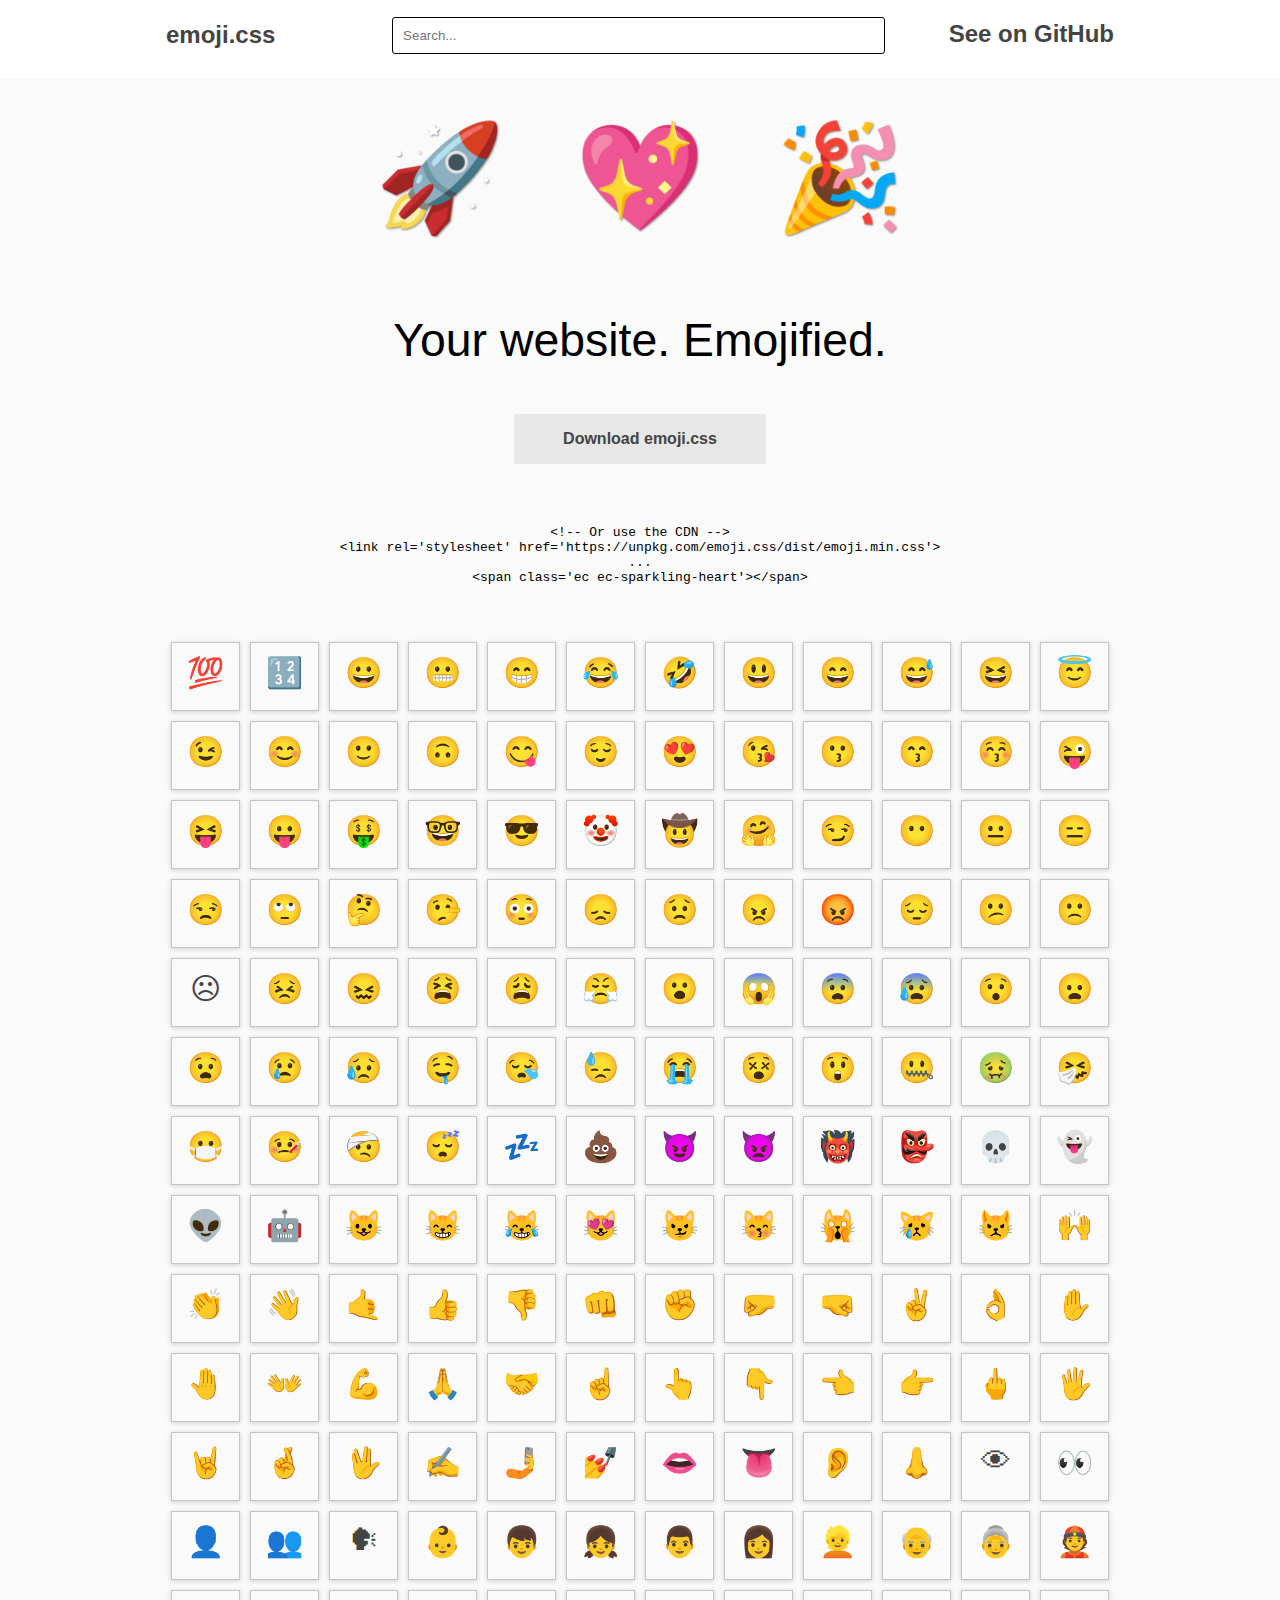
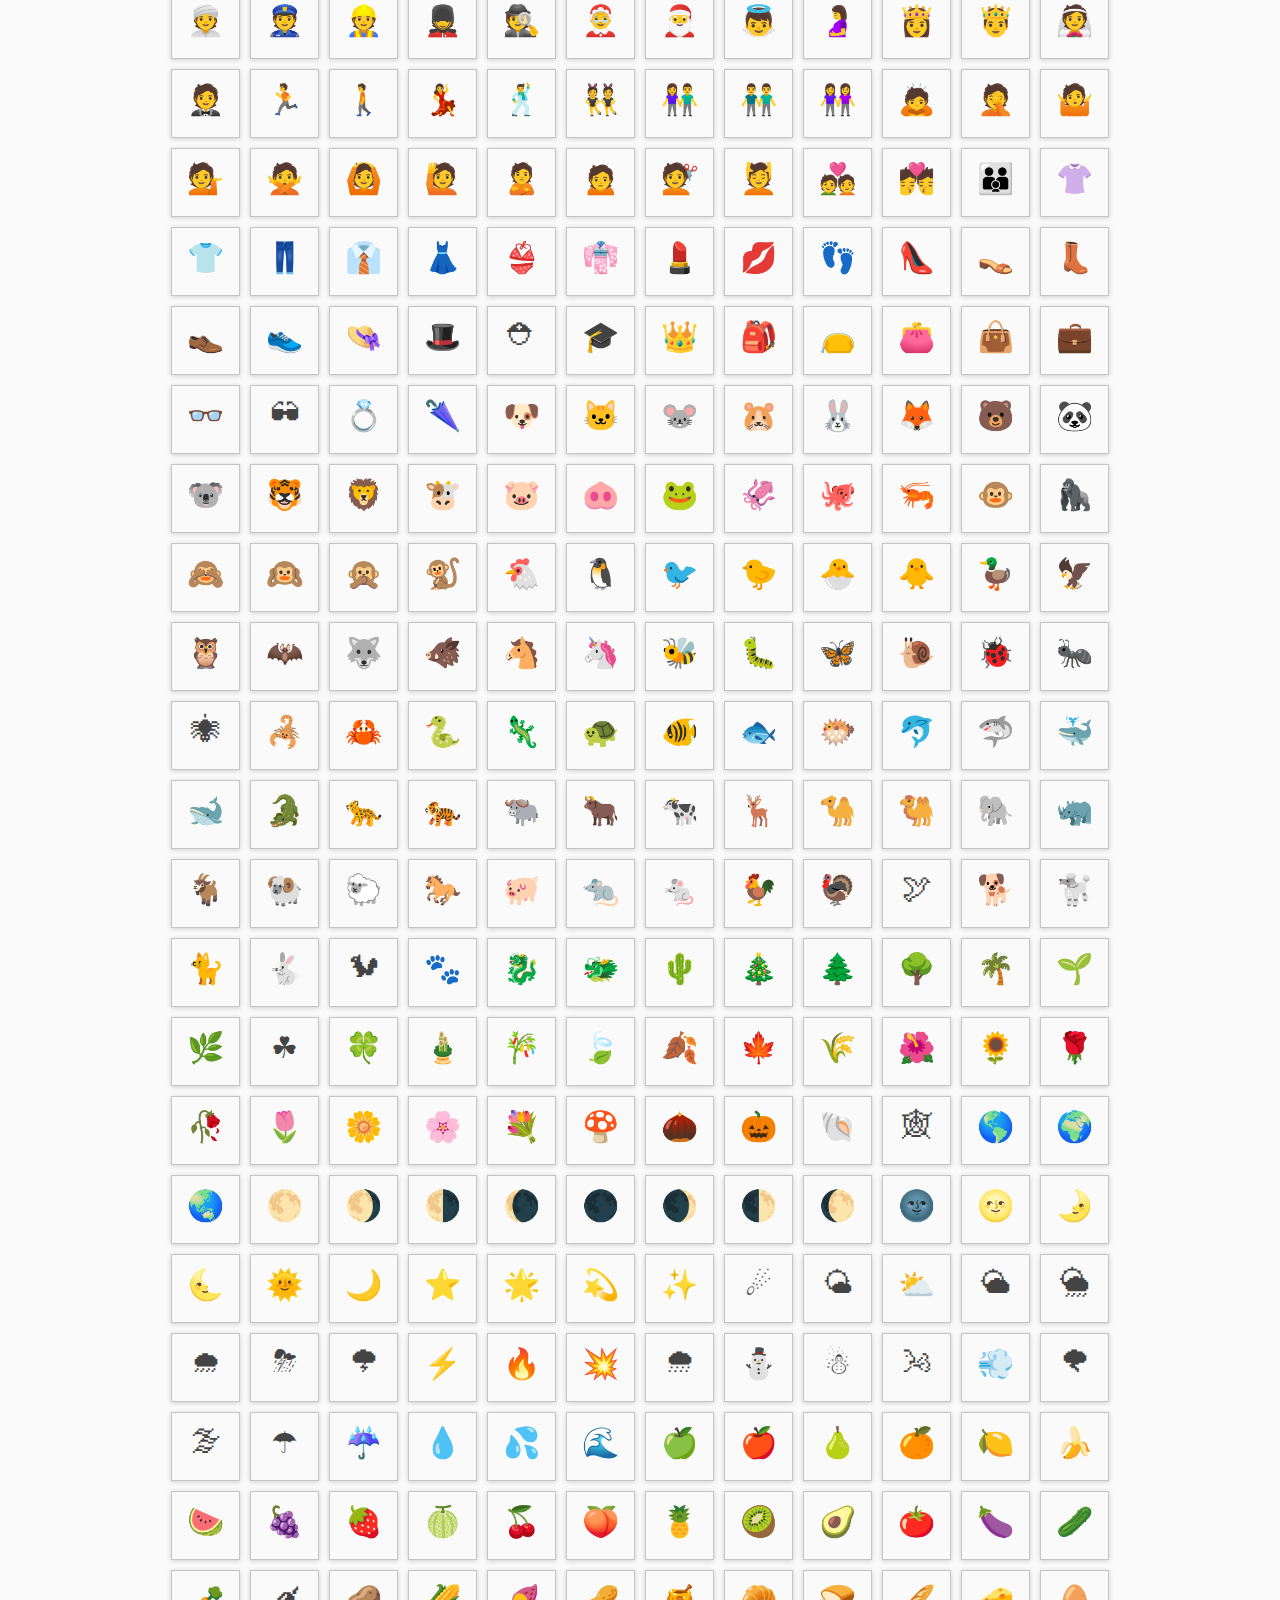
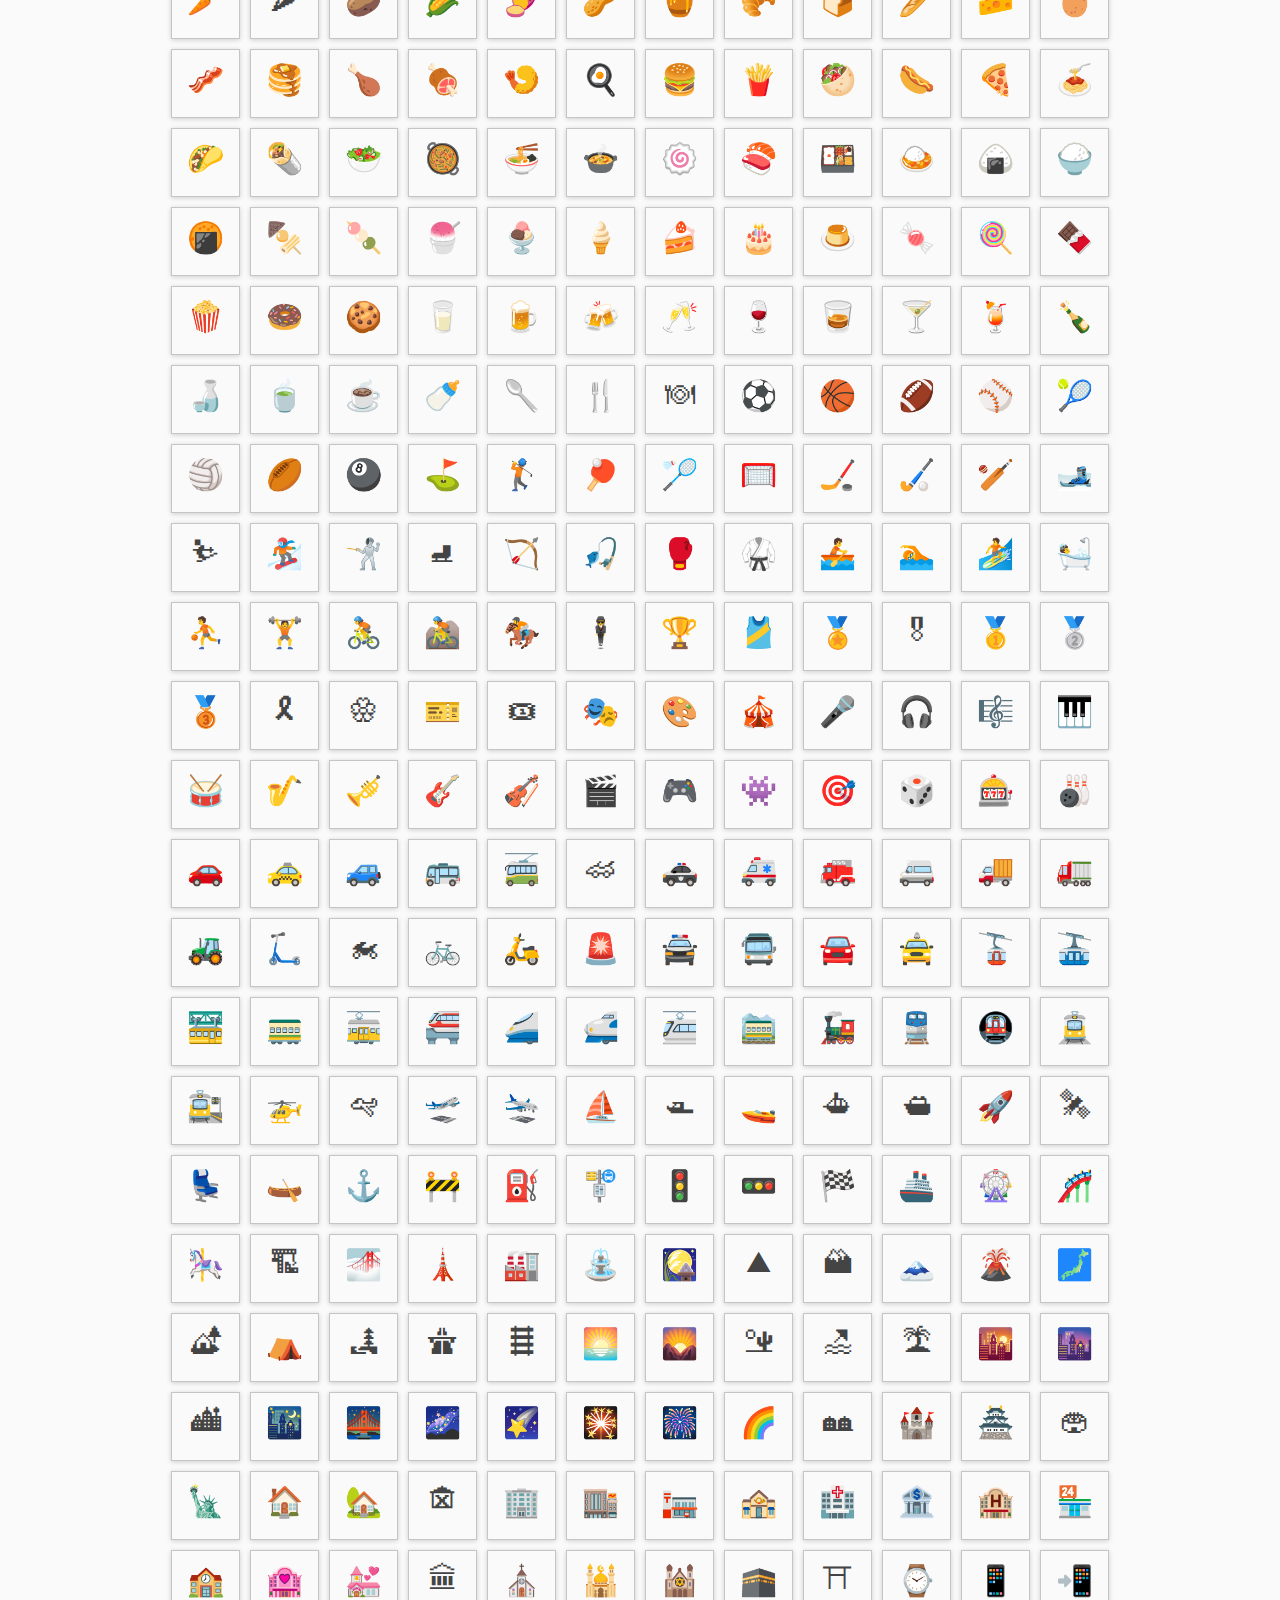
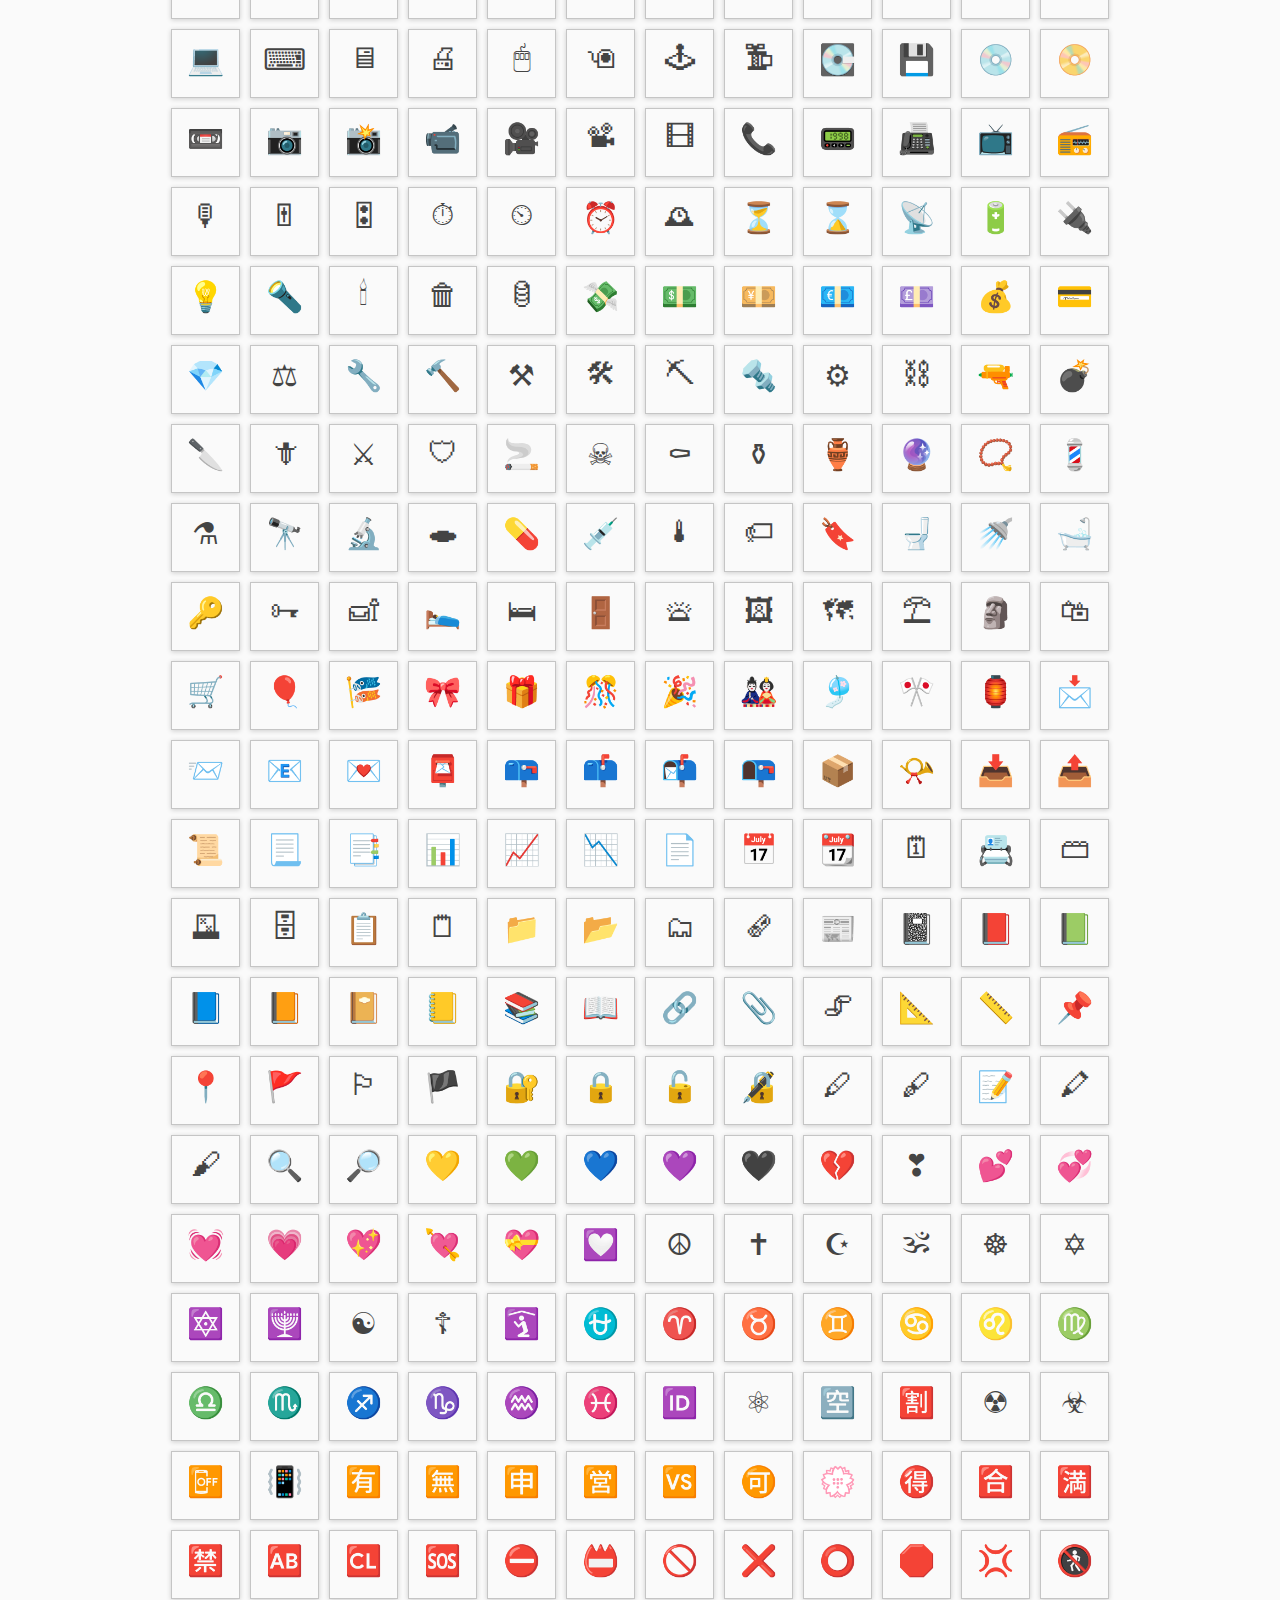
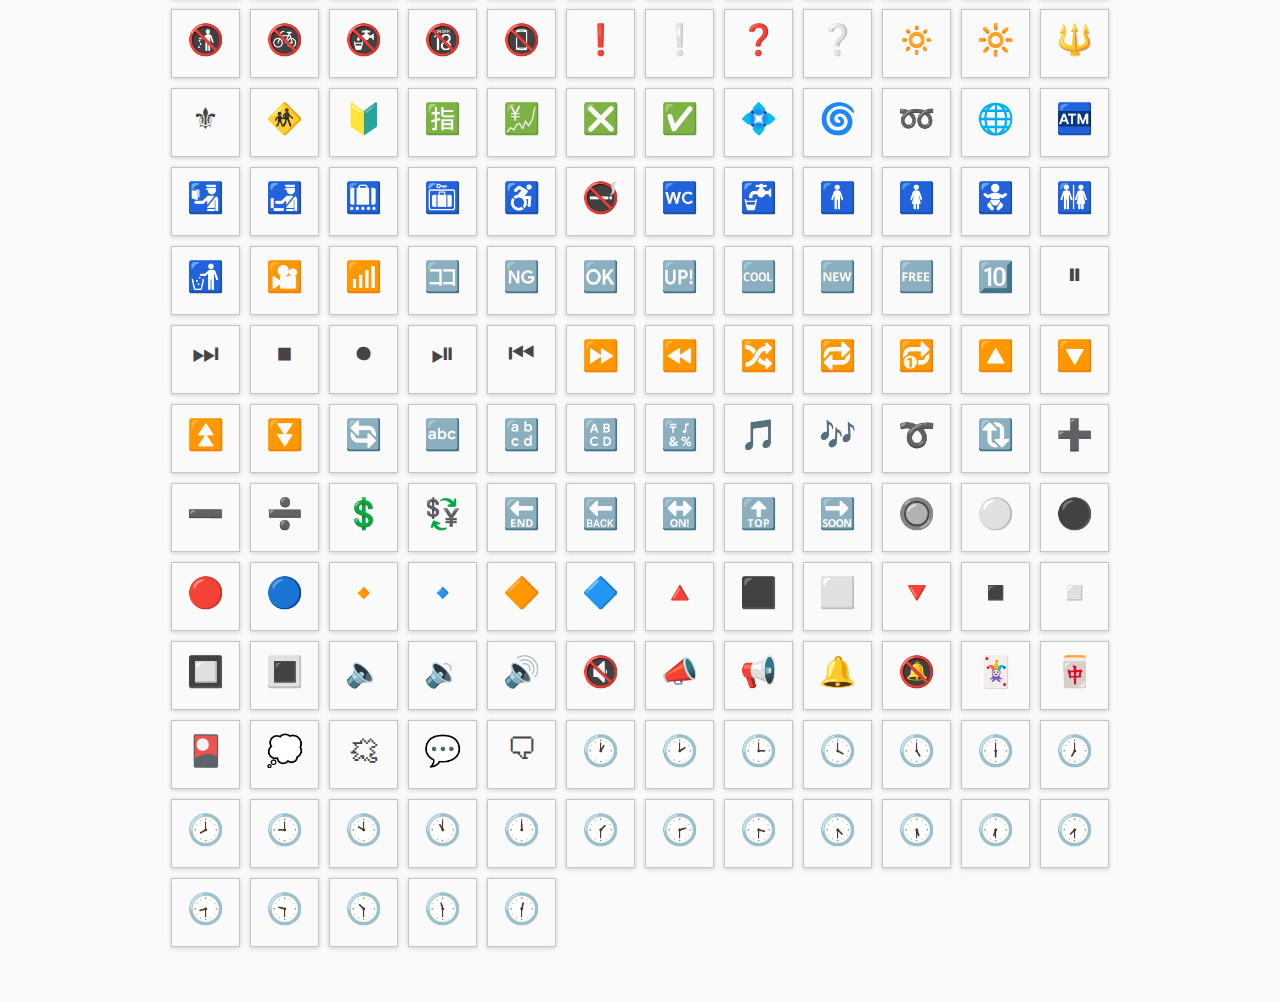
<file: School.UI/Content/emoji.css-master/index.html>
<html>

<head>
    <title>emoji.css</title>
    <meta charset='UTF-8' />
    <link rel='stylesheet' href='dist/emoji.min.css' />
    <link rel='stylesheet' href='example/style.css' />
    <script src='example/main.js'></script>
</head>

<body class="list-view">
    <div class="hide emoji-chars">ec-100,ec-1234,ec-grinning,ec-grimacing,ec-grin,ec-joy,ec-rofl,ec-smiley,ec-smile,ec-sweat-smile,ec-laughing,ec-innocent,ec-wink,ec-blush,ec-slightly-smiling-face,ec-upside-down-face,ec-yum,ec-relieved,ec-heart-eyes,ec-kissing-heart,ec-kissing,ec-kissing-smiling-eyes,ec-kissing-closed-eyes,ec-stuck-out-tongue-winking-eye,ec-stuck-out-tongue-closed-eyes,ec-stuck-out-tongue,ec-money-mouth-face,ec-nerd-face,ec-sunglasses,ec-clown-face,ec-cowboy-hat-face,ec-hugs,ec-smirk,ec-no-mouth,ec-neutral-face,ec-expressionless,ec-unamused,ec-roll-eyes,ec-thinking,ec-lying-face,ec-flushed,ec-disappointed,ec-worried,ec-angry,ec-rage,ec-pensive,ec-confused,ec-slightly-frowning-face,ec-frowning-face,ec-persevere,ec-confounded,ec-tired-face,ec-weary,ec-triumph,ec-open-mouth,ec-scream,ec-fearful,ec-cold-sweat,ec-hushed,ec-frowning,ec-anguished,ec-cry,ec-disappointed-relieved,ec-drooling-face,ec-sleepy,ec-sweat,ec-sob,ec-dizzy-face,ec-astonished,ec-zipper-mouth-face,ec-nauseated-face,ec-sneezing-face,ec-mask,ec-face-with-thermometer,ec-face-with-head-bandage,ec-sleeping,ec-zzz,ec-poop,ec-smiling-imp,ec-imp,ec-japanese-ogre,ec-japanese-goblin,ec-skull,ec-ghost,ec-alien,ec-robot,ec-smiley-cat,ec-smile-cat,ec-joy-cat,ec-heart-eyes-cat,ec-smirk-cat,ec-kissing-cat,ec-scream-cat,ec-crying-cat-face,ec-pouting-cat,ec-raised-hands,ec-clap,ec-wave,ec-call-me-hand,ec-plus1,ec--1,ec-facepunch,ec-fist,ec-fist-left,ec-fist-right,ec-v,ec-ok-hand,ec-raised-hand,ec-raised-back-of-hand,ec-open-hands,ec-muscle,ec-pray,ec-handshake,ec-point-up,ec-point-up-2,ec-point-down,ec-point-left,ec-point-right,ec-fu,ec-raised-hand-with-fingers-splayed,ec-metal,ec-crossed-fingers,ec-vulcan-salute,ec-writing-hand,ec-selfie,ec-nail-care,ec-lips,ec-tongue,ec-ear,ec-nose,ec-eye,ec-eyes,ec-bust-in-silhouette,ec-busts-in-silhouette,ec-speaking-head,ec-baby,ec-boy,ec-girl,ec-man,ec-woman,ec-blonde-man,ec-older-man,ec-older-woman,ec-man-with-gua-pi-mao,ec-man-with-turban,ec-policeman,ec-construction-worker-man,ec-guardsman,ec-male-detective,ec-mrs-claus,ec-santa,ec-angel,ec-pregnant-woman,ec-princess,ec-prince,ec-bride-with-veil,ec-man-in-tuxedo,ec-running-man,ec-walking-man,ec-dancer,ec-man-dancing,ec-dancing-women,ec-couple,ec-two-men-holding-hands,ec-two-women-holding-hands,ec-bowing-man,ec-man-facepalming,ec-woman-shrugging,ec-tipping-hand-woman,ec-no-good-woman,ec-ok-woman,ec-raising-hand-woman,ec-pouting-woman,ec-frowning-woman,ec-haircut-woman,ec-massage-woman,ec-couple-with-heart-woman-man,ec-couplekiss-man-woman,ec-family-man-woman-boy,ec-womans-clothes,ec-tshirt,ec-jeans,ec-necktie,ec-dress,ec-bikini,ec-kimono,ec-lipstick,ec-kiss,ec-footprints,ec-high-heel,ec-sandal,ec-boot,ec-mans-shoe,ec-athletic-shoe,ec-womans-hat,ec-tophat,ec-rescue-worker-helmet,ec-mortar-board,ec-crown,ec-school-satchel,ec-pouch,ec-purse,ec-handbag,ec-briefcase,ec-eyeglasses,ec-dark-sunglasses,ec-ring,ec-closed-umbrella,ec-dog,ec-cat,ec-mouse,ec-hamster,ec-rabbit,ec-fox-face,ec-bear,ec-panda-face,ec-koala,ec-tiger,ec-lion,ec-cow,ec-pig,ec-pig-nose,ec-frog,ec-squid,ec-octopus,ec-shrimp,ec-monkey-face,ec-gorilla,ec-see-no-evil,ec-hear-no-evil,ec-speak-no-evil,ec-monkey,ec-chicken,ec-penguin,ec-bird,ec-baby-chick,ec-hatching-chick,ec-hatched-chick,ec-duck,ec-eagle,ec-owl,ec-bat,ec-wolf,ec-boar,ec-horse,ec-unicorn,ec-honeybee,ec-bug,ec-butterfly,ec-snail,ec-beetle,ec-ant,ec-spider,ec-scorpion,ec-crab,ec-snake,ec-lizard,ec-turtle,ec-tropical-fish,ec-fish,ec-blowfish,ec-dolphin,ec-shark,ec-whale,ec-whale2,ec-crocodile,ec-leopard,ec-tiger2,ec-water-buffalo,ec-ox,ec-cow2,ec-deer,ec-dromedary-camel,ec-camel,ec-elephant,ec-rhinoceros,ec-goat,ec-ram,ec-sheep,ec-racehorse,ec-pig2,ec-rat,ec-mouse2,ec-rooster,ec-turkey,ec-dove,ec-dog2,ec-poodle,ec-cat2,ec-rabbit2,ec-chipmunk,ec-paw-prints,ec-dragon,ec-dragon-face,ec-cactus,ec-christmas-tree,ec-evergreen-tree,ec-deciduous-tree,ec-palm-tree,ec-seedling,ec-herb,ec-shamrock,ec-four-leaf-clover,ec-bamboo,ec-tanabata-tree,ec-leaves,ec-fallen-leaf,ec-maple-leaf,ec-ear-of-rice,ec-hibiscus,ec-sunflower,ec-rose,ec-wilted-flower,ec-tulip,ec-blossom,ec-cherry-blossom,ec-bouquet,ec-mushroom,ec-chestnut,ec-jack-o-lantern,ec-shell,ec-spider-web,ec-earth-americas,ec-earth-africa,ec-earth-asia,ec-full-moon,ec-waning-gibbous-moon,ec-last-quarter-moon,ec-waning-crescent-moon,ec-new-moon,ec-waxing-crescent-moon,ec-first-quarter-moon,ec-waxing-gibbous-moon,ec-new-moon-with-face,ec-full-moon-with-face,ec-first-quarter-moon-with-face,ec-last-quarter-moon-with-face,ec-sun-with-face,ec-crescent-moon,ec-star,ec-star2,ec-dizzy,ec-sparkles,ec-comet,ec-sun-behind-small-cloud,ec-partly-sunny,ec-sun-behind-large-cloud,ec-sun-behind-rain-cloud,ec-cloud-with-rain,ec-cloud-with-lightning-and-rain,ec-cloud-with-lightning,ec-zap,ec-fire,ec-boom,ec-cloud-with-snow,ec-snowman,ec-snowman-with-snow,ec-wind-face,ec-dash,ec-tornado,ec-fog,ec-open-umbrella,ec-umbrella,ec-droplet,ec-sweat-drops,ec-ocean,ec-green-apple,ec-apple,ec-pear,ec-tangerine,ec-lemon,ec-banana,ec-watermelon,ec-grapes,ec-strawberry,ec-melon,ec-cherries,ec-peach,ec-pineapple,ec-kiwi-fruit,ec-avocado,ec-tomato,ec-eggplant,ec-cucumber,ec-carrot,ec-hot-pepper,ec-potato,ec-corn,ec-sweet-potato,ec-peanuts,ec-honey-pot,ec-croissant,ec-bread,ec-baguette-bread,ec-cheese,ec-egg,ec-bacon,ec-pancakes,ec-poultry-leg,ec-meat-on-bone,ec-fried-shrimp,ec-fried-egg,ec-hamburger,ec-fries,ec-stuffed-flatbread,ec-hotdog,ec-pizza,ec-spaghetti,ec-taco,ec-burrito,ec-green-salad,ec-shallow-pan-of-food,ec-ramen,ec-stew,ec-fish-cake,ec-sushi,ec-bento,ec-curry,ec-rice-ball,ec-rice,ec-rice-cracker,ec-oden,ec-dango,ec-shaved-ice,ec-ice-cream,ec-icecream,ec-cake,ec-birthday,ec-custard,ec-candy,ec-lollipop,ec-chocolate-bar,ec-popcorn,ec-doughnut,ec-cookie,ec-milk-glass,ec-beer,ec-beers,ec-clinking-glasses,ec-wine-glass,ec-tumbler-glass,ec-cocktail,ec-tropical-drink,ec-champagne,ec-sake,ec-tea,ec-coffee,ec-baby-bottle,ec-spoon,ec-fork-and-knife,ec-plate-with-cutlery,ec-soccer,ec-basketball,ec-football,ec-baseball,ec-tennis,ec-volleyball,ec-rugby-football,ec-8ball,ec-golf,ec-golfing-man,ec-ping-pong,ec-badminton,ec-goal-net,ec-ice-hockey,ec-field-hockey,ec-cricket,ec-ski,ec-skier,ec-snowboarder,ec-person-fencing,ec-ice-skate,ec-bow-and-arrow,ec-fishing-pole-and-fish,ec-boxing-glove,ec-martial-arts-uniform,ec-rowing-man,ec-swimming-man,ec-surfing-man,ec-bath,ec-basketball-man,ec-weight-lifting-man,ec-biking-man,ec-mountain-biking-man,ec-horse-racing,ec-business-suit-levitating,ec-trophy,ec-running-shirt-with-sash,ec-medal-sports,ec-medal-military,ec-1st-place-medal,ec-2nd-place-medal,ec-3rd-place-medal,ec-reminder-ribbon,ec-rosette,ec-ticket,ec-tickets,ec-performing-arts,ec-art,ec-circus-tent,ec-microphone,ec-headphones,ec-musical-score,ec-musical-keyboard,ec-drum,ec-saxophone,ec-trumpet,ec-guitar,ec-violin,ec-clapper,ec-video-game,ec-space-invader,ec-dart,ec-game-die,ec-slot-machine,ec-bowling,ec-red-car,ec-taxi,ec-blue-car,ec-bus,ec-trolleybus,ec-racing-car,ec-police-car,ec-ambulance,ec-fire-engine,ec-minibus,ec-truck,ec-articulated-lorry,ec-tractor,ec-kick-scooter,ec-motorcycle,ec-bike,ec-motor-scooter,ec-rotating-light,ec-oncoming-police-car,ec-oncoming-bus,ec-oncoming-automobile,ec-oncoming-taxi,ec-aerial-tramway,ec-mountain-cableway,ec-suspension-railway,ec-railway-car,ec-train,ec-monorail,ec-bullettrain-side,ec-bullettrain-front,ec-light-rail,ec-mountain-railway,ec-steam-locomotive,ec-train2,ec-metro,ec-tram,ec-station,ec-helicopter,ec-small-airplane,ec-flight-departure,ec-flight-arrival,ec-sailboat,ec-motor-boat,ec-speedboat,ec-ferry,ec-passenger-ship,ec-rocket,ec-artificial-satellite,ec-seat,ec-canoe,ec-anchor,ec-construction,ec-fuelpump,ec-busstop,ec-vertical-traffic-light,ec-traffic-light,ec-checkered-flag,ec-ship,ec-ferris-wheel,ec-roller-coaster,ec-carousel-horse,ec-building-construction,ec-foggy,ec-tokyo-tower,ec-factory,ec-fountain,ec-rice-scene,ec-mountain,ec-mountain-snow,ec-mount-fuji,ec-volcano,ec-japan,ec-camping,ec-tent,ec-national-park,ec-motorway,ec-railway-track,ec-sunrise,ec-sunrise-over-mountains,ec-desert,ec-beach-umbrella,ec-desert-island,ec-city-sunrise,ec-city-sunset,ec-cityscape,ec-night-with-stars,ec-bridge-at-night,ec-milky-way,ec-stars,ec-sparkler,ec-fireworks,ec-rainbow,ec-houses,ec-european-castle,ec-japanese-castle,ec-stadium,ec-statue-of-liberty,ec-house,ec-house-with-garden,ec-derelict-house,ec-office,ec-department-store,ec-post-office,ec-european-post-office,ec-hospital,ec-bank,ec-hotel,ec-convenience-store,ec-school,ec-love-hotel,ec-wedding,ec-classical-building,ec-church,ec-mosque,ec-synagogue,ec-kaaba,ec-shinto-shrine,ec-watch,ec-iphone,ec-calling,ec-computer,ec-keyboard,ec-desktop-computer,ec-printer,ec-computer-mouse,ec-trackball,ec-joystick,ec-clamp,ec-minidisc,ec-floppy-disk,ec-cd,ec-dvd,ec-vhs,ec-camera,ec-camera-flash,ec-video-camera,ec-movie-camera,ec-film-projector,ec-film-strip,ec-telephone-receiver,ec-pager,ec-fax,ec-tv,ec-radio,ec-studio-microphone,ec-level-slider,ec-control-knobs,ec-stopwatch,ec-timer-clock,ec-alarm-clock,ec-mantelpiece-clock,ec-hourglass-flowing-sand,ec-hourglass,ec-satellite,ec-battery,ec-electric-plug,ec-bulb,ec-flashlight,ec-candle,ec-wastebasket,ec-oil-drum,ec-money-with-wings,ec-dollar,ec-yen,ec-euro,ec-pound,ec-moneybag,ec-credit-card,ec-gem,ec-balance-scale,ec-wrench,ec-hammer,ec-hammer-and-pick,ec-hammer-and-wrench,ec-pick,ec-nut-and-bolt,ec-gear,ec-chains,ec-gun,ec-bomb,ec-hocho,ec-dagger,ec-crossed-swords,ec-shield,ec-smoking,ec-skull-and-crossbones,ec-coffin,ec-funeral-urn,ec-amphora,ec-crystal-ball,ec-prayer-beads,ec-barber,ec-alembic,ec-telescope,ec-microscope,ec-hole,ec-pill,ec-syringe,ec-thermometer,ec-label,ec-bookmark,ec-toilet,ec-shower,ec-bathtub,ec-key,ec-old-key,ec-couch-and-lamp,ec-sleeping-bed,ec-bed,ec-door,ec-bellhop-bell,ec-framed-picture,ec-world-map,ec-parasol-on-ground,ec-moyai,ec-shopping,ec-shopping-cart,ec-balloon,ec-flags,ec-ribbon,ec-gift,ec-confetti-ball,ec-tada,ec-dolls,ec-wind-chime,ec-crossed-flags,ec-izakaya-lantern,ec-envelope-with-arrow,ec-incoming-envelope,ec-e-mail,ec-love-letter,ec-postbox,ec-mailbox-closed,ec-mailbox,ec-mailbox-with-mail,ec-mailbox-with-no-mail,ec-package,ec-postal-horn,ec-inbox-tray,ec-outbox-tray,ec-scroll,ec-page-with-curl,ec-bookmark-tabs,ec-bar-chart,ec-chart-with-upwards-trend,ec-chart-with-downwards-trend,ec-page-facing-up,ec-date,ec-calendar,ec-spiral-calendar,ec-card-index,ec-card-file-box,ec-ballot-box,ec-file-cabinet,ec-clipboard,ec-spiral-notepad,ec-file-folder,ec-open-file-folder,ec-card-index-dividers,ec-newspaper-roll,ec-newspaper,ec-notebook,ec-closed-book,ec-green-book,ec-blue-book,ec-orange-book,ec-notebook-with-decorative-cover,ec-ledger,ec-books,ec-open-book,ec-link,ec-paperclip,ec-paperclips,ec-triangular-ruler,ec-straight-ruler,ec-pushpin,ec-round-pushpin,ec-triangular-flag-on-post,ec-white-flag,ec-black-flag,ec-closed-lock-with-key,ec-lock,ec-unlock,ec-lock-with-ink-pen,ec-pen,ec-fountain-pen,ec-memo,ec-crayon,ec-paintbrush,ec-mag,ec-mag-right,ec-yellow-heart,ec-green-heart,ec-blue-heart,ec-purple-heart,ec-black-heart,ec-broken-heart,ec-heavy-heart-exclamation,ec-two-hearts,ec-revolving-hearts,ec-heartbeat,ec-heartpulse,ec-sparkling-heart,ec-cupid,ec-gift-heart,ec-heart-decoration,ec-peace-symbol,ec-latin-cross,ec-star-and-crescent,ec-om,ec-wheel-of-dharma,ec-star-of-david,ec-six-pointed-star,ec-menorah,ec-yin-yang,ec-orthodox-cross,ec-place-of-worship,ec-ophiuchus,ec-aries,ec-taurus,ec-gemini,ec-cancer,ec-leo,ec-virgo,ec-libra,ec-scorpius,ec-sagittarius,ec-capricorn,ec-aquarius,ec-pisces,ec-id,ec-atom-symbol,ec-u7a7a,ec-u5272,ec-radioactive,ec-biohazard,ec-mobile-phone-off,ec-vibration-mode,ec-u6709,ec-u7121,ec-u7533,ec-u55b6,ec-vs,ec-accept,ec-white-flower,ec-ideograph-advantage,ec-u5408,ec-u6e80,ec-u7981,ec-ab,ec-cl,ec-sos,ec-no-entry,ec-name-badge,ec-no-entry-sign,ec-x,ec-o,ec-stop-sign,ec-anger,ec-no-pedestrians,ec-do-not-litter,ec-no-bicycles,ec-non-potable-water,ec-underage,ec-no-mobile-phones,ec-exclamation,ec-grey-exclamation,ec-question,ec-grey-question,ec-low-brightness,ec-high-brightness,ec-trident,ec-fleur-de-lis,ec-children-crossing,ec-beginner,ec-u6307,ec-chart,ec-negative-squared-cross-mark,ec-white-check-mark,ec-diamond-shape-with-a-dot-inside,ec-cyclone,ec-loop,ec-globe-with-meridians,ec-atm,ec-passport-control,ec-customs,ec-baggage-claim,ec-left-luggage,ec-wheelchair,ec-no-smoking,ec-wc,ec-potable-water,ec-mens,ec-womens,ec-baby-symbol,ec-restroom,ec-put-litter-in-its-place,ec-cinema,ec-signal-strength,ec-koko,ec-ng,ec-ok,ec-up,ec-cool,ec-new,ec-free,ec-keycap-ten,ec-pause-button,ec-next-track-button,ec-stop-button,ec-record-button,ec-play-or-pause-button,ec-previous-track-button,ec-fast-forward,ec-rewind,ec-twisted-rightwards-arrows,ec-repeat,ec-repeat-one,ec-arrow-up-small,ec-arrow-down-small,ec-arrow-double-up,ec-arrow-double-down,ec-arrows-counterclockwise,ec-abc,ec-abcd,ec-capital-abcd,ec-symbols,ec-musical-note,ec-notes,ec-curly-loop,ec-arrows-clockwise,ec-heavy-plus-sign,ec-heavy-minus-sign,ec-heavy-division-sign,ec-heavy-dollar-sign,ec-currency-exchange,ec-end,ec-back,ec-on,ec-top,ec-soon,ec-radio-button,ec-white-circle,ec-black-circle,ec-red-circle,ec-large-blue-circle,ec-small-orange-diamond,ec-small-blue-diamond,ec-large-orange-diamond,ec-large-blue-diamond,ec-small-red-triangle,ec-black-large-square,ec-white-large-square,ec-small-red-triangle-down,ec-black-medium-small-square,ec-white-medium-small-square,ec-black-square-button,ec-white-square-button,ec-speaker,ec-sound,ec-loud-sound,ec-mute,ec-mega,ec-loudspeaker,ec-bell,ec-no-bell,ec-black-joker,ec-mahjong,ec-flower-playing-cards,ec-thought-balloon,ec-right-anger-bubble,ec-speech-balloon,ec-left-speech-bubble,ec-clock1,ec-clock2,ec-clock3,ec-clock4,ec-clock5,ec-clock6,ec-clock7,ec-clock8,ec-clock9,ec-clock10,ec-clock11,ec-clock12,ec-clock130,ec-clock230,ec-clock330,ec-clock430,ec-clock530,ec-clock630,ec-clock730,ec-clock830,ec-clock930,ec-clock1030,ec-clock1130,ec-clock1230</div>
    <header>
        <div class="wrapper"><a href='https://ionicabizau.github.io/emoji.css/'>emoji.css</a>
            <input class="search-input" placeholder='Search...' autofocus='autofocus' /><a class="right" href=https://github.com/IonicaBizau/emoji.css>See on GitHub</a>
        </div>
    </header>
    <section class="featured hide-single-view">
        <div class="wrapper"><span class="featured-icon ec ec-rocket"></span><span class="featured-icon ec ec-sparkling-heart"></span><span class="featured-icon ec ec-tada"></span>
        </div>
    </section>
    <section class="title hide-single-view">
        <div class="wrapper">
            <p class="description">Your website. Emojified.</p>
            <a class="button download" href=https://github.com/IonicaBizau/emoji.css '>Download emoji.css</a><pre>&lt;!-- Or use the CDN --&gt;<br/>&lt;link rel='stylesheet' href='https://unpkg.com/emoji.css/dist/emoji.min.css'&gt;<br/>...<br/>&lt;span class='ec ec-sparkling-heart'&gt;&lt;/span&gt;</pre></div></section><section class="hide-single-view"><div class="wrapper"><ul class='icon-list '><li class="item" data-keywords='score,perfect,numbers,century,exam,quiz,test,pass,hundred
            ' data-icon-name='100 '><a class="ec ec-100" data-name='100 ' href='#icon-100 '></a></li><li class="item" data-keywords='numbers,blue-square ' data-icon-name='1234 '><a class="ec ec-1234" data-name='1234 ' href='#icon-1234
            '></a></li><li class="item" data-keywords='face,smile,happy,joy,grin ' data-icon-name='grinning '><a class="ec ec-grinning" data-name='grinning ' href='#icon-grinning '></a></li><li class="item" data-keywords='face,grimace,teeth ' data-icon-name='grimacing
            '><a class="ec ec-grimacing" data-name='grimacing ' href='#icon-grimacing '></a></li><li class="item" data-keywords='face,happy,smile,joy,kawaii ' data-icon-name='grin '><a class="ec ec-grin" data-name='grin ' href='#icon-grin '></a></li><li class="item" data-keywords='face,cry,tears,weep,happy,happytears,haha
            ' data-icon-name='joy '><a class="ec ec-joy" data-name='joy ' href='#icon-joy '></a></li><li class="item" data-keywords='face,rolling,floor,laughing,lol,haha ' data-icon-name='rofl '><a class="ec ec-rofl" data-name='rofl ' href='#icon-rofl
            '></a></li><li class="item" data-keywords='face,happy,joy,haha,smile,funny ' data-icon-name='smiley '><a class="ec ec-smiley" data-name='smiley ' href='#icon-smiley '></a></li><li class="item" data-keywords='face,happy,joy,funny,haha,laugh,like ' data-icon-name='smile
            '><a class="ec ec-smile" data-name='smile ' href='#icon-smile '></a></li><li class="item" data-keywords='face,hot,happy,laugh,sweat,smile,relief ' data-icon-name='sweat-smile '><a class="ec ec-sweat-smile" data-name='sweat-smile ' href='#icon-sweat-smile
            '></a></li><li class="item" data-keywords='happy,joy,lol,satisfied,haha,face,glad,XD,laugh ' data-icon-name='laughing '><a class="ec ec-laughing" data-name='laughing ' href='#icon-laughing '></a></li><li class="item" data-keywords='face,angel,heaven,halo ' data-icon-name='innocent
            '><a class="ec ec-innocent" data-name='innocent ' href='#icon-innocent '></a></li><li class="item" data-keywords='face,happy,mischievous,secret,;),smile,eye ' data-icon-name='wink '><a class="ec ec-wink" data-name='wink ' href='#icon-wink
            '></a></li><li class="item" data-keywords='face,smile,happy,flushed,crush,embarrassed,shy,joy ' data-icon-name='blush '><a class="ec ec-blush" data-name='blush ' href='#icon-blush '></a></li><li class="item" data-keywords='face,smile ' data-icon-name='slightly-smiling-face
            '><a class="ec ec-slightly-smiling-face" data-name='slightly-smiling-face ' href='#icon-slightly-smiling-face '></a></li><li class="item" data-keywords='face,flipped,silly,smile ' data-icon-name='upside-down-face '><a class="ec ec-upside-down-face" data-name='upside-down-face ' href='#icon-upside-down-face
            '></a></li><li class="item" data-keywords='happy,joy,tongue,smile,face,silly,yummy,nom,delicious,savouring ' data-icon-name='yum '><a class="ec ec-yum" data-name='yum ' href='#icon-yum '></a></li><li class="item" data-keywords='face,relaxed,phew,massage,happiness
            ' data-icon-name='relieved '><a class="ec ec-relieved" data-name='relieved ' href='#icon-relieved '></a></li><li class="item" data-keywords='face,love,like,affection,valentines,infatuation,crush,heart ' data-icon-name='heart-eyes
            '><a class="ec ec-heart-eyes" data-name='heart-eyes ' href='#icon-heart-eyes '></a></li><li class="item" data-keywords='face,love,like,affection,valentines,infatuation,kiss ' data-icon-name='kissing-heart '><a class="ec ec-kissing-heart" data-name='kissing-heart ' href='#icon-kissing-heart
            '></a></li><li class="item" data-keywords='love,like,face,3,valentines,infatuation,kiss ' data-icon-name='kissing '><a class="ec ec-kissing" data-name='kissing ' href='#icon-kissing '></a></li><li class="item" data-keywords='face,affection,valentines,infatuation,kiss
            ' data-icon-name='kissing-smiling-eyes '><a class="ec ec-kissing-smiling-eyes" data-name='kissing-smiling-eyes ' href='#icon-kissing-smiling-eyes '></a></li><li class="item" data-keywords='face,love,like,affection,valentines,infatuation,kiss
            ' data-icon-name='kissing-closed-eyes '><a class="ec ec-kissing-closed-eyes" data-name='kissing-closed-eyes ' href='#icon-kissing-closed-eyes '></a></li><li class="item" data-keywords='face,prank,childish,playful,mischievous,smile,wink,tongue
            ' data-icon-name='stuck-out-tongue-winking-eye '><a class="ec ec-stuck-out-tongue-winking-eye" data-name='stuck-out-tongue-winking-eye ' href='#icon-stuck-out-tongue-winking-eye '></a></li><li class="item" data-keywords='face,prank,playful,mischievous,smile,tongue
            ' data-icon-name='stuck-out-tongue-closed-eyes '><a class="ec ec-stuck-out-tongue-closed-eyes" data-name='stuck-out-tongue-closed-eyes ' href='#icon-stuck-out-tongue-closed-eyes '></a></li><li class="item" data-keywords='face,prank,childish,playful,mischievous,smile,tongue
            ' data-icon-name='stuck-out-tongue '><a class="ec ec-stuck-out-tongue" data-name='stuck-out-tongue ' href='#icon-stuck-out-tongue '></a></li><li class="item" data-keywords='face,rich,dollar,money ' data-icon-name='money-mouth-face
            '><a class="ec ec-money-mouth-face" data-name='money-mouth-face ' href='#icon-money-mouth-face '></a></li><li class="item" data-keywords='face,nerdy,geek,dork ' data-icon-name='nerd-face '><a class="ec ec-nerd-face" data-name='nerd-face ' href='#icon-nerd-face
            '></a></li><li class="item" data-keywords='face,cool,smile,summer,beach,sunglass ' data-icon-name='sunglasses '><a class="ec ec-sunglasses" data-name='sunglasses ' href='#icon-sunglasses '></a></li><li class="item" data-keywords='face ' data-icon-name='clown-face
            '><a class="ec ec-clown-face" data-name='clown-face ' href='#icon-clown-face '></a></li><li class="item" data-keywords='face,cowgirl,hat ' data-icon-name='cowboy-hat-face '><a class="ec ec-cowboy-hat-face" data-name='cowboy-hat-face ' href='#icon-cowboy-hat-face
            '></a></li><li class="item" data-keywords='face,smile,hug ' data-icon-name='hugs '><a class="ec ec-hugs" data-name='hugs ' href='#icon-hugs '></a></li><li class="item" data-keywords='face,smile,mean,prank,smug,sarcasm ' data-icon-name='smirk '><a class="ec ec-smirk" data-name='smirk
            ' href='#icon-smirk '></a></li><li class="item" data-keywords='face,hellokitty ' data-icon-name='no-mouth '><a class="ec ec-no-mouth" data-name='no-mouth ' href='#icon-no-mouth '></a></li><li class="item" data-keywords='indifference,meh,neutral
            ' data-icon-name='neutral-face '><a class="ec ec-neutral-face" data-name='neutral-face ' href='#icon-neutral-face '></a></li><li class="item" data-keywords='face,indifferent,-_-,meh,deadpan ' data-icon-name='expressionless
            '><a class="ec ec-expressionless" data-name='expressionless ' href='#icon-expressionless '></a></li><li class="item" data-keywords='indifference,bored,straight face,serious,sarcasm ' data-icon-name='unamused '><a class="ec ec-unamused" data-name='unamused ' href='#icon-unamused
            '></a></li><li class="item" data-keywords='face,eyeroll,frustrated ' data-icon-name='roll-eyes '><a class="ec ec-roll-eyes" data-name='roll-eyes ' href='#icon-roll-eyes '></a></li><li class="item" data-keywords='face,hmmm,think,consider ' data-icon-name='thinking
            '><a class="ec ec-thinking" data-name='thinking ' href='#icon-thinking '></a></li><li class="item" data-keywords='face,lie,pinocchio ' data-icon-name='lying-face '><a class="ec ec-lying-face" data-name='lying-face ' href='#icon-lying-face
            '></a></li><li class="item" data-keywords='face,blush,shy,flattered ' data-icon-name='flushed '><a class="ec ec-flushed" data-name='flushed ' href='#icon-flushed '></a></li><li class="item" data-keywords='face,sad,upset,depressed ' data-icon-name='disappointed
            '><a class="ec ec-disappointed" data-name='disappointed ' href='#icon-disappointed '></a></li><li class="item" data-keywords='face,concern,nervous ' data-icon-name='worried '><a class="ec ec-worried" data-name='worried ' href='#icon-worried
            '></a></li><li class="item" data-keywords='mad,face,annoyed,frustrated ' data-icon-name='angry '><a class="ec ec-angry" data-name='angry ' href='#icon-angry '></a></li><li class="item" data-keywords='angry,mad,hate,despise ' data-icon-name='rage '><a class="ec ec-rage" data-name='rage
            ' href='#icon-rage '></a></li><li class="item" data-keywords='face,sad,depressed,okay,upset ' data-icon-name='pensive '><a class="ec ec-pensive" data-name='pensive ' href='#icon-pensive '></a></li><li class="item" data-keywords='face,indifference,huh,weird,hmmm
            ' data-icon-name='confused '><a class="ec ec-confused" data-name='confused ' href='#icon-confused '></a></li><li class="item" data-keywords='face,frowning,disappointed,sad,upset ' data-icon-name='slightly-frowning-face
            '><a class="ec ec-slightly-frowning-face" data-name='slightly-frowning-face ' href='#icon-slightly-frowning-face '></a></li><li class="item" data-keywords='face,sad,upset,frown ' data-icon-name='frowning-face '><a class="ec ec-frowning-face" data-name='frowning-face ' href='#icon-frowning-face
            '></a></li><li class="item" data-keywords='face,sick,no,upset,oops ' data-icon-name='persevere '><a class="ec ec-persevere" data-name='persevere ' href='#icon-persevere '></a></li><li class="item" data-keywords='face,confused,sick,unwell,oops ' data-icon-name='confounded
            '><a class="ec ec-confounded" data-name='confounded ' href='#icon-confounded '></a></li><li class="item" data-keywords='sick,whine,upset,frustrated ' data-icon-name='tired-face '><a class="ec ec-tired-face" data-name='tired-face ' href='#icon-tired-face
            '></a></li><li class="item" data-keywords='face,tired,sleepy,sad,frustrated,upset ' data-icon-name='weary '><a class="ec ec-weary" data-name='weary ' href='#icon-weary '></a></li><li class="item" data-keywords='face,gas,phew,proud,pride ' data-icon-name='triumph
            '><a class="ec ec-triumph" data-name='triumph ' href='#icon-triumph '></a></li><li class="item" data-keywords='face,surprise,impressed,wow,whoa ' data-icon-name='open-mouth '><a class="ec ec-open-mouth" data-name='open-mouth ' href='#icon-open-mouth
            '></a></li><li class="item" data-keywords='face,munch,scared,omg ' data-icon-name='scream '><a class="ec ec-scream" data-name='scream ' href='#icon-scream '></a></li><li class="item" data-keywords='face,scared,terrified,nervous,oops,huh ' data-icon-name='fearful
            '><a class="ec ec-fearful" data-name='fearful ' href='#icon-fearful '></a></li><li class="item" data-keywords='face,nervous,sweat ' data-icon-name='cold-sweat '><a class="ec ec-cold-sweat" data-name='cold-sweat ' href='#icon-cold-sweat
            '></a></li><li class="item" data-keywords='face,woo,shh ' data-icon-name='hushed '><a class="ec ec-hushed" data-name='hushed ' href='#icon-hushed '></a></li><li class="item" data-keywords='face,aw,what ' data-icon-name='frowning '><a class="ec ec-frowning" data-name='frowning
            ' href='#icon-frowning '></a></li><li class="item" data-keywords='face,stunned,nervous ' data-icon-name='anguished '><a class="ec ec-anguished" data-name='anguished ' href='#icon-anguished '></a></li><li class="item" data-keywords='face,tears,sad,depressed,upset
            ' data-icon-name='cry '><a class="ec ec-cry" data-name='cry ' href='#icon-cry '></a></li><li class="item" data-keywords='face,phew,sweat,nervous ' data-icon-name='disappointed-relieved '><a class="ec ec-disappointed-relieved" data-name='disappointed-relieved
            ' href='#icon-disappointed-relieved '></a></li><li class="item" data-keywords='face ' data-icon-name='drooling-face '><a class="ec ec-drooling-face" data-name='drooling-face ' href='#icon-drooling-face '></a></li><li class="item" data-keywords='face,tired,rest,nap
            ' data-icon-name='sleepy '><a class="ec ec-sleepy" data-name='sleepy ' href='#icon-sleepy '></a></li><li class="item" data-keywords='face,hot,sad,tired,exercise ' data-icon-name='sweat '><a class="ec ec-sweat" data-name='sweat ' href='#icon-sweat
            '></a></li><li class="item" data-keywords='face,cry,tears,sad,upset,depressed ' data-icon-name='sob '><a class="ec ec-sob" data-name='sob ' href='#icon-sob '></a></li><li class="item" data-keywords='spent,unconscious,xox,dizzy ' data-icon-name='dizzy-face
            '><a class="ec ec-dizzy-face" data-name='dizzy-face ' href='#icon-dizzy-face '></a></li><li class="item" data-keywords='face,xox,surprised,poisoned ' data-icon-name='astonished '><a class="ec ec-astonished" data-name='astonished ' href='#icon-astonished
            '></a></li><li class="item" data-keywords='face,sealed,zipper,secret ' data-icon-name='zipper-mouth-face '><a class="ec ec-zipper-mouth-face" data-name='zipper-mouth-face ' href='#icon-zipper-mouth-face '></a></li><li class="item" data-keywords='face,vomit,gross,green,sick,throw up,ill
            ' data-icon-name='nauseated-face '><a class="ec ec-nauseated-face" data-name='nauseated-face ' href='#icon-nauseated-face '></a></li><li class="item" data-keywords='face,gesundheit,sneeze,sick,allergy ' data-icon-name='sneezing-face
            '><a class="ec ec-sneezing-face" data-name='sneezing-face ' href='#icon-sneezing-face '></a></li><li class="item" data-keywords='face,sick,ill,disease ' data-icon-name='mask '><a class="ec ec-mask" data-name='mask ' href='#icon-mask '></a></li><li class="item" data-keywords='sick,temperature,thermometer,cold,fever
            ' data-icon-name='face-with-thermometer '><a class="ec ec-face-with-thermometer" data-name='face-with-thermometer ' href='#icon-face-with-thermometer '></a></li><li class="item" data-keywords='injured,clumsy,bandage,hurt ' data-icon-name='face-with-head-bandage
            '><a class="ec ec-face-with-head-bandage" data-name='face-with-head-bandage ' href='#icon-face-with-head-bandage '></a></li><li class="item" data-keywords='face,tired,sleepy,night,zzz ' data-icon-name='sleeping '><a class="ec ec-sleeping" data-name='sleeping ' href='#icon-sleeping
            '></a></li><li class="item" data-keywords='sleepy,tired ' data-icon-name='zzz '><a class="ec ec-zzz" data-name='zzz ' href='#icon-zzz '></a></li><li class="item" data-keywords='hankey,shitface,fail,turd,shit ' data-icon-name='poop '><a class="ec ec-poop" data-name='poop ' href='#icon-poop
            '></a></li><li class="item" data-keywords='devil,horns ' data-icon-name='smiling-imp '><a class="ec ec-smiling-imp" data-name='smiling-imp ' href='#icon-smiling-imp '></a></li><li class="item" data-keywords='devil,angry,horns ' data-icon-name='imp
            '><a class="ec ec-imp" data-name='imp ' href='#icon-imp '></a></li><li class="item" data-keywords='monster,red,mask,halloween,scary,creepy,devil,demon,japanese,ogre ' data-icon-name='japanese-ogre '><a class="ec ec-japanese-ogre" data-name='japanese-ogre ' href='#icon-japanese-ogre
            '></a></li><li class="item" data-keywords='red,evil,mask,monster,scary,creepy,japanese,goblin ' data-icon-name='japanese-goblin '><a class="ec ec-japanese-goblin" data-name='japanese-goblin ' href='#icon-japanese-goblin '></a></li><li class="item" data-keywords='dead,skeleton,creepy
            ' data-icon-name='skull '><a class="ec ec-skull" data-name='skull ' href='#icon-skull '></a></li><li class="item" data-keywords='halloween,spooky,scary ' data-icon-name='ghost '><a class="ec ec-ghost" data-name='ghost ' href='#icon-ghost
            '></a></li><li class="item" data-keywords='UFO,paul,weird,outer_space ' data-icon-name='alien '><a class="ec ec-alien" data-name='alien ' href='#icon-alien '></a></li><li class="item" data-keywords='computer,machine ' data-icon-name='robot '><a class="ec ec-robot" data-name='robot
            ' href='#icon-robot '></a></li><li class="item" data-keywords='animal,cats,happy,smile ' data-icon-name='smiley-cat '><a class="ec ec-smiley-cat" data-name='smiley-cat ' href='#icon-smiley-cat '></a></li><li class="item" data-keywords='animal,cats,smile
            ' data-icon-name='smile-cat '><a class="ec ec-smile-cat" data-name='smile-cat ' href='#icon-smile-cat '></a></li><li class="item" data-keywords='animal,cats,haha,happy,tears ' data-icon-name='joy-cat '><a class="ec ec-joy-cat" data-name='joy-cat ' href='#icon-joy-cat
            '></a></li><li class="item" data-keywords='animal,love,like,affection,cats,valentines,heart ' data-icon-name='heart-eyes-cat '><a class="ec ec-heart-eyes-cat" data-name='heart-eyes-cat ' href='#icon-heart-eyes-cat '></a></li><li class="item" data-keywords='animal,cats,smirk
            ' data-icon-name='smirk-cat '><a class="ec ec-smirk-cat" data-name='smirk-cat ' href='#icon-smirk-cat '></a></li><li class="item" data-keywords='animal,cats,kiss ' data-icon-name='kissing-cat '><a class="ec ec-kissing-cat" data-name='kissing-cat ' href='#icon-kissing-cat
            '></a></li><li class="item" data-keywords='animal,cats,munch,scared,scream ' data-icon-name='scream-cat '><a class="ec ec-scream-cat" data-name='scream-cat ' href='#icon-scream-cat '></a></li><li class="item" data-keywords='animal,tears,weep,sad,cats,upset,cry ' data-icon-name='crying-cat-face
            '><a class="ec ec-crying-cat-face" data-name='crying-cat-face ' href='#icon-crying-cat-face '></a></li><li class="item" data-keywords='animal,cats ' data-icon-name='pouting-cat '><a class="ec ec-pouting-cat" data-name='pouting-cat ' href='#icon-pouting-cat
            '></a></li><li class="item" data-keywords='gesture,hooray,yea,celebration,hands ' data-icon-name='raised-hands '><a class="ec ec-raised-hands" data-name='raised-hands ' href='#icon-raised-hands '></a></li><li class="item" data-keywords='hands,praise,applause,congrats,yay
            ' data-icon-name='clap '><a class="ec ec-clap" data-name='clap ' href='#icon-clap '></a></li><li class="item" data-keywords='hands,gesture,goodbye,solong,farewell,hello,palm ' data-icon-name='wave '><a class="ec ec-wave" data-name='wave ' href='#icon-wave
            '></a></li><li class="item" data-keywords='hands,gesture ' data-icon-name='call-me-hand '><a class="ec ec-call-me-hand" data-name='call-me-hand ' href='#icon-call-me-hand '></a></li><li class="item" data-keywords='thumbsup,yes,awesome,good,agree,accept,cool,hand,like
            ' data-icon-name='plus1 '><a class="ec ec-plus1" data-name='plus1 ' href='#icon-plus1 '></a></li><li class="item" data-keywords='thumbsdown,no,dislike,hand ' data-icon-name='-1 '><a class="ec ec--1" data-name='-1 ' href='#icon--1
            '></a></li><li class="item" data-keywords='angry,violence,fist,hit,attack,hand ' data-icon-name='facepunch '><a class="ec ec-facepunch" data-name='facepunch ' href='#icon-facepunch '></a></li><li class="item" data-keywords='fingers,hand,grasp ' data-icon-name='fist
            '><a class="ec ec-fist" data-name='fist ' href='#icon-fist '></a></li><li class="item" data-keywords='hand,fistbump ' data-icon-name='fist-left '><a class="ec ec-fist-left" data-name='fist-left ' href='#icon-fist-left '></a></li><li class="item" data-keywords='hand,fistbump
            ' data-icon-name='fist-right '><a class="ec ec-fist-right" data-name='fist-right ' href='#icon-fist-right '></a></li><li class="item" data-keywords='fingers,ohyeah,hand,peace,victory,two ' data-icon-name='v '><a class="ec ec-v" data-name='v ' href='#icon-v
            '></a></li><li class="item" data-keywords='fingers,limbs,perfect,ok ' data-icon-name='ok-hand '><a class="ec ec-ok-hand" data-name='ok-hand ' href='#icon-ok-hand '></a></li><li class="item" data-keywords='fingers,stop,highfive,palm,ban ' data-icon-name='raised-hand
            '><a class="ec ec-raised-hand" data-name='raised-hand ' href='#icon-raised-hand '></a></li><li class="item" data-keywords='fingers,raised,backhand ' data-icon-name='raised-back-of-hand '><a class="ec ec-raised-back-of-hand" data-name='raised-back-of-hand ' href='#icon-raised-back-of-hand
            '></a></li><li class="item" data-keywords='fingers,butterfly,hands,open ' data-icon-name='open-hands '><a class="ec ec-open-hands" data-name='open-hands ' href='#icon-open-hands '></a></li><li class="item" data-keywords='arm,flex,hand,summer,strong,biceps ' data-icon-name='muscle
            '><a class="ec ec-muscle" data-name='muscle ' href='#icon-muscle '></a></li><li class="item" data-keywords='please,hope,wish,namaste,highfive ' data-icon-name='pray '><a class="ec ec-pray" data-name='pray ' href='#icon-pray '></a></li><li class="item" data-keywords='agreement,shake
            ' data-icon-name='handshake '><a class="ec ec-handshake" data-name='handshake ' href='#icon-handshake '></a></li><li class="item" data-keywords='hand,fingers,direction,up ' data-icon-name='point-up '><a class="ec ec-point-up" data-name='point-up ' href='#icon-point-up
            '></a></li><li class="item" data-keywords='fingers,hand,direction,up ' data-icon-name='point-up-2 '><a class="ec ec-point-up-2" data-name='point-up-2 ' href='#icon-point-up-2 '></a></li><li class="item" data-keywords='fingers,hand,direction,down ' data-icon-name='point-down
            '><a class="ec ec-point-down" data-name='point-down ' href='#icon-point-down '></a></li><li class="item" data-keywords='direction,fingers,hand,left ' data-icon-name='point-left '><a class="ec ec-point-left" data-name='point-left ' href='#icon-point-left
            '></a></li><li class="item" data-keywords='fingers,hand,direction,right ' data-icon-name='point-right '><a class="ec ec-point-right" data-name='point-right ' href='#icon-point-right '></a></li><li class="item" data-keywords='hand,fingers,rude ' data-icon-name='fu
            '><a class="ec ec-fu" data-name='fu ' href='#icon-fu '></a></li><li class="item" data-keywords='hand,fingers,palm ' data-icon-name='raised-hand-with-fingers-splayed '><a class="ec ec-raised-hand-with-fingers-splayed" data-name='raised-hand-with-fingers-splayed ' href='#icon-raised-hand-with-fingers-splayed
            '></a></li><li class="item" data-keywords='hand,fingers,evil_eye,sign_of_horns,rock_on ' data-icon-name='metal '><a class="ec ec-metal" data-name='metal ' href='#icon-metal '></a></li><li class="item" data-keywords='good,lucky ' data-icon-name='crossed-fingers
            '><a class="ec ec-crossed-fingers" data-name='crossed-fingers ' href='#icon-crossed-fingers '></a></li><li class="item" data-keywords='hand,fingers,spock,star trek ' data-icon-name='vulcan-salute '><a class="ec ec-vulcan-salute" data-name='vulcan-salute ' href='#icon-vulcan-salute
            '></a></li><li class="item" data-keywords='lower_left_ballpoint_pen,stationery,write ' data-icon-name='writing-hand '><a class="ec ec-writing-hand" data-name='writing-hand ' href='#icon-writing-hand '></a></li><li class="item" data-keywords='camera,phone ' data-icon-name='selfie
            '><a class="ec ec-selfie" data-name='selfie ' href='#icon-selfie '></a></li><li class="item" data-keywords='beauty,manicure,finger,fashion,nail ' data-icon-name='nail-care '><a class="ec ec-nail-care" data-name='nail-care ' href='#icon-nail-care
            '></a></li><li class="item" data-keywords='mouth,kiss ' data-icon-name='lips '><a class="ec ec-lips" data-name='lips ' href='#icon-lips '></a></li><li class="item" data-keywords='mouth,playful ' data-icon-name='tongue '><a class="ec ec-tongue" data-name='tongue ' href='#icon-tongue
            '></a></li><li class="item" data-keywords='face,hear,sound,listen ' data-icon-name='ear '><a class="ec ec-ear" data-name='ear ' href='#icon-ear '></a></li><li class="item" data-keywords='smell,sniff ' data-icon-name='nose '><a class="ec ec-nose" data-name='nose ' href='#icon-nose
            '></a></li><li class="item" data-keywords='face,look,see,watch,stare ' data-icon-name='eye '><a class="ec ec-eye" data-name='eye ' href='#icon-eye '></a></li><li class="item" data-keywords='look,watch,stalk,peek,see ' data-icon-name='eyes '><a class="ec ec-eyes" data-name='eyes
            ' href='#icon-eyes '></a></li><li class="item" data-keywords='user,person,human ' data-icon-name='bust-in-silhouette '><a class="ec ec-bust-in-silhouette" data-name='bust-in-silhouette ' href='#icon-bust-in-silhouette
            '></a></li><li class="item" data-keywords='user,person,human,group,team ' data-icon-name='busts-in-silhouette '><a class="ec ec-busts-in-silhouette" data-name='busts-in-silhouette ' href='#icon-busts-in-silhouette '></a></li><li class="item" data-keywords='user,person,human
            ' data-icon-name='speaking-head '><a class="ec ec-speaking-head" data-name='speaking-head ' href='#icon-speaking-head '></a></li><li class="item" data-keywords='child,boy,girl,toddler ' data-icon-name='baby '><a class="ec ec-baby" data-name='baby ' href='#icon-baby
            '></a></li><li class="item" data-keywords='man,male,guy,teenager ' data-icon-name='boy '><a class="ec ec-boy" data-name='boy ' href='#icon-boy '></a></li><li class="item" data-keywords='female,woman,teenager ' data-icon-name='girl '><a class="ec ec-girl" data-name='girl ' href='#icon-girl
            '></a></li><li class="item" data-keywords='mustache,father,dad,guy,classy,sir,moustache ' data-icon-name='man '><a class="ec ec-man" data-name='man ' href='#icon-man '></a></li><li class="item" data-keywords='female,girls,lady ' data-icon-name='woman
            '><a class="ec ec-woman" data-name='woman ' href='#icon-woman '></a></li><li class="item" data-keywords='man,male,boy,blonde,guy,person ' data-icon-name='blonde-man '><a class="ec ec-blonde-man" data-name='blonde-man ' href='#icon-blonde-man
            '></a></li><li class="item" data-keywords='human,male,men,old,elder,senior ' data-icon-name='older-man '><a class="ec ec-older-man" data-name='older-man ' href='#icon-older-man '></a></li><li class="item" data-keywords='human,female,women,lady,old,elder,senior ' data-icon-name='older-woman
            '><a class="ec ec-older-woman" data-name='older-woman ' href='#icon-older-woman '></a></li><li class="item" data-keywords='male,boy,chinese ' data-icon-name='man-with-gua-pi-mao '><a class="ec ec-man-with-gua-pi-mao" data-name='man-with-gua-pi-mao ' href='#icon-man-with-gua-pi-mao
            '></a></li><li class="item" data-keywords='male,indian,hinduism,arabs ' data-icon-name='man-with-turban '><a class="ec ec-man-with-turban" data-name='man-with-turban ' href='#icon-man-with-turban '></a></li><li class="item" data-keywords='man,police,law,legal,enforcement,arrest,911
            ' data-icon-name='policeman '><a class="ec ec-policeman" data-name='policeman ' href='#icon-policeman '></a></li><li class="item" data-keywords='male,human,wip,guy,build,construction,worker,labor ' data-icon-name='construction-worker-man
            '><a class="ec ec-construction-worker-man" data-name='construction-worker-man ' href='#icon-construction-worker-man '></a></li><li class="item" data-keywords='uk,gb,british,male,guy,royal ' data-icon-name='guardsman '><a class="ec ec-guardsman" data-name='guardsman ' href='#icon-guardsman
            '></a></li><li class="item" data-keywords='human,spy,detective ' data-icon-name='male-detective '><a class="ec ec-male-detective" data-name='male-detective ' href='#icon-male-detective '></a></li><li class="item" data-keywords='woman,female,xmas,mother christmas ' data-icon-name='mrs-claus
            '><a class="ec ec-mrs-claus" data-name='mrs-claus ' href='#icon-mrs-claus '></a></li><li class="item" data-keywords='festival,man,male,xmas,father christmas ' data-icon-name='santa '><a class="ec ec-santa" data-name='santa ' href='#icon-santa
            '></a></li><li class="item" data-keywords='heaven,wings,halo ' data-icon-name='angel '><a class="ec ec-angel" data-name='angel ' href='#icon-angel '></a></li><li class="item" data-keywords='baby ' data-icon-name='pregnant-woman '><a class="ec ec-pregnant-woman" data-name='pregnant-woman
            ' href='#icon-pregnant-woman '></a></li><li class="item" data-keywords='girl,woman,female,blond,crown,royal,queen ' data-icon-name='princess '><a class="ec ec-princess" data-name='princess ' href='#icon-princess
            '></a></li><li class="item" data-keywords='boy,man,male,crown,royal,king ' data-icon-name='prince '><a class="ec ec-prince" data-name='prince ' href='#icon-prince '></a></li><li class="item" data-keywords='couple,marriage,wedding,woman,bride ' data-icon-name='bride-with-veil
            '><a class="ec ec-bride-with-veil" data-name='bride-with-veil ' href='#icon-bride-with-veil '></a></li><li class="item" data-keywords='couple,marriage,wedding,groom ' data-icon-name='man-in-tuxedo '><a class="ec ec-man-in-tuxedo" data-name='man-in-tuxedo ' href='#icon-man-in-tuxedo
            '></a></li><li class="item" data-keywords='man,walking,exercise,race,running ' data-icon-name='running-man '><a class="ec ec-running-man" data-name='running-man ' href='#icon-running-man '></a></li><li class="item" data-keywords='human,feet,steps ' data-icon-name='walking-man
            '><a class="ec ec-walking-man" data-name='walking-man ' href='#icon-walking-man '></a></li><li class="item" data-keywords='female,girl,woman,fun ' data-icon-name='dancer '><a class="ec ec-dancer" data-name='dancer ' href='#icon-dancer '></a></li><li class="item" data-keywords='male,boy,fun,dancer
            ' data-icon-name='man-dancing '><a class="ec ec-man-dancing" data-name='man-dancing ' href='#icon-man-dancing '></a></li><li class="item" data-keywords='female,bunny,women,girls ' data-icon-name='dancing-women '><a class="ec ec-dancing-women" data-name='dancing-women
            ' href='#icon-dancing-women '></a></li><li class="item" data-keywords='pair,people,human,love,date,dating,like,affection,valentines,marriage ' data-icon-name='couple '><a class="ec ec-couple" data-name='couple ' href='#icon-couple
            '></a></li><li class="item" data-keywords='pair,couple,love,like,bromance,friendship,people,human ' data-icon-name='two-men-holding-hands '><a class="ec ec-two-men-holding-hands" data-name='two-men-holding-hands ' href='#icon-two-men-holding-hands
            '></a></li><li class="item" data-keywords='pair,friendship,couple,love,like,female,people,human ' data-icon-name='two-women-holding-hands '><a class="ec ec-two-women-holding-hands" data-name='two-women-holding-hands ' href='#icon-two-women-holding-hands
            '></a></li><li class="item" data-keywords='man,male,boy ' data-icon-name='bowing-man '><a class="ec ec-bowing-man" data-name='bowing-man ' href='#icon-bowing-man '></a></li><li class="item" data-keywords='man,male,boy,disbelief ' data-icon-name='man-facepalming
            '><a class="ec ec-man-facepalming" data-name='man-facepalming ' href='#icon-man-facepalming '></a></li><li class="item" data-keywords='woman,female,girl,confused,indifferent,doubt ' data-icon-name='woman-shrugging '><a class="ec ec-woman-shrugging" data-name='woman-shrugging ' href='#icon-woman-shrugging
            '></a></li><li class="item" data-keywords='female,girl,woman,human,information ' data-icon-name='tipping-hand-woman '><a class="ec ec-tipping-hand-woman" data-name='tipping-hand-woman ' href='#icon-tipping-hand-woman '></a></li><li class="item" data-keywords='female,girl,woman,nope
            ' data-icon-name='no-good-woman '><a class="ec ec-no-good-woman" data-name='no-good-woman ' href='#icon-no-good-woman '></a></li><li class="item" data-keywords='women,girl,female,pink,human,woman ' data-icon-name='ok-woman
            '><a class="ec ec-ok-woman" data-name='ok-woman ' href='#icon-ok-woman '></a></li><li class="item" data-keywords='female,girl,woman ' data-icon-name='raising-hand-woman '><a class="ec ec-raising-hand-woman" data-name='raising-hand-woman ' href='#icon-raising-hand-woman
            '></a></li><li class="item" data-keywords='female,girl,woman ' data-icon-name='pouting-woman '><a class="ec ec-pouting-woman" data-name='pouting-woman ' href='#icon-pouting-woman '></a></li><li class="item" data-keywords='female,girl,woman,sad,depressed,discouraged,unhappy
            ' data-icon-name='frowning-woman '><a class="ec ec-frowning-woman" data-name='frowning-woman ' href='#icon-frowning-woman '></a></li><li class="item" data-keywords='female,girl,woman ' data-icon-name='haircut-woman
            '><a class="ec ec-haircut-woman" data-name='haircut-woman ' href='#icon-haircut-woman '></a></li><li class="item" data-keywords='female,girl,woman,head ' data-icon-name='massage-woman '><a class="ec ec-massage-woman" data-name='massage-woman ' href='#icon-massage-woman
            '></a></li><li class="item" data-keywords='pair,love,like,affection,human,dating,valentines,marriage ' data-icon-name='couple-with-heart-woman-man '><a class="ec ec-couple-with-heart-woman-man" data-name='couple-with-heart-woman-man ' href='#icon-couple-with-heart-woman-man
            '></a></li><li class="item" data-keywords='pair,valentines,love,like,dating,marriage ' data-icon-name='couplekiss-man-woman '><a class="ec ec-couplekiss-man-woman" data-name='couplekiss-man-woman ' href='#icon-couplekiss-man-woman '></a></li><li class="item" data-keywords='home,parents,child,mom,dad,father,mother,people,human
            ' data-icon-name='family-man-woman-boy '><a class="ec ec-family-man-woman-boy" data-name='family-man-woman-boy ' href='#icon-family-man-woman-boy '></a></li><li class="item" data-keywords='fashion,shopping_bags,female ' data-icon-name='womans-clothes
            '><a class="ec ec-womans-clothes" data-name='womans-clothes ' href='#icon-womans-clothes '></a></li><li class="item" data-keywords='fashion,cloth,casual,shirt,tee ' data-icon-name='tshirt '><a class="ec ec-tshirt" data-name='tshirt ' href='#icon-tshirt
            '></a></li><li class="item" data-keywords='fashion,shopping ' data-icon-name='jeans '><a class="ec ec-jeans" data-name='jeans ' href='#icon-jeans '></a></li><li class="item" data-keywords='shirt,suitup,formal,fashion,cloth,business ' data-icon-name='necktie
            '><a class="ec ec-necktie" data-name='necktie ' href='#icon-necktie '></a></li><li class="item" data-keywords='clothes,fashion,shopping ' data-icon-name='dress '><a class="ec ec-dress" data-name='dress ' href='#icon-dress '></a></li><li class="item" data-keywords='swimming,female,woman,girl,fashion,beach,summer
            ' data-icon-name='bikini '><a class="ec ec-bikini" data-name='bikini ' href='#icon-bikini '></a></li><li class="item" data-keywords='dress,fashion,women,female,japanese ' data-icon-name='kimono '><a class="ec ec-kimono" data-name='kimono ' href='#icon-kimono
            '></a></li><li class="item" data-keywords='female,girl,fashion,woman ' data-icon-name='lipstick '><a class="ec ec-lipstick" data-name='lipstick ' href='#icon-lipstick '></a></li><li class="item" data-keywords='face,lips,love,like,affection,valentines ' data-icon-name='kiss
            '><a class="ec ec-kiss" data-name='kiss ' href='#icon-kiss '></a></li><li class="item" data-keywords='feet,tracking,walking,beach ' data-icon-name='footprints '><a class="ec ec-footprints" data-name='footprints ' href='#icon-footprints
            '></a></li><li class="item" data-keywords='fashion,shoes,female,pumps,stiletto ' data-icon-name='high-heel '><a class="ec ec-high-heel" data-name='high-heel ' href='#icon-high-heel '></a></li><li class="item" data-keywords='shoes,fashion,flip flops ' data-icon-name='sandal
            '><a class="ec ec-sandal" data-name='sandal ' href='#icon-sandal '></a></li><li class="item" data-keywords='shoes,fashion ' data-icon-name='boot '><a class="ec ec-boot" data-name='boot ' href='#icon-boot '></a></li><li class="item" data-keywords='fashion,male
            ' data-icon-name='mans-shoe '><a class="ec ec-mans-shoe" data-name='mans-shoe ' href='#icon-mans-shoe '></a></li><li class="item" data-keywords='shoes,sports,sneakers ' data-icon-name='athletic-shoe '><a class="ec ec-athletic-shoe" data-name='athletic-shoe
            ' href='#icon-athletic-shoe '></a></li><li class="item" data-keywords='fashion,accessories,female,lady,spring ' data-icon-name='womans-hat '><a class="ec ec-womans-hat" data-name='womans-hat ' href='#icon-womans-hat
            '></a></li><li class="item" data-keywords='magic,gentleman,classy,circus ' data-icon-name='tophat '><a class="ec ec-tophat" data-name='tophat ' href='#icon-tophat '></a></li><li class="item" data-keywords='construction,build ' data-icon-name='rescue-worker-helmet
            '><a class="ec ec-rescue-worker-helmet" data-name='rescue-worker-helmet ' href='#icon-rescue-worker-helmet '></a></li><li class="item" data-keywords='school,college,degree,university,graduation,cap,hat,legal,learn,education ' data-icon-name='mortar-board
            '><a class="ec ec-mortar-board" data-name='mortar-board ' href='#icon-mortar-board '></a></li><li class="item" data-keywords='king,kod,leader,royalty,lord ' data-icon-name='crown '><a class="ec ec-crown" data-name='crown ' href='#icon-crown
            '></a></li><li class="item" data-keywords='student,education,bag,backpack ' data-icon-name='school-satchel '><a class="ec ec-school-satchel" data-name='school-satchel ' href='#icon-school-satchel '></a></li><li class="item" data-keywords='bag,accessories,shopping
            ' data-icon-name='pouch '><a class="ec ec-pouch" data-name='pouch ' href='#icon-pouch '></a></li><li class="item" data-keywords='fashion,accessories,money,sales,shopping ' data-icon-name='purse '><a class="ec ec-purse" data-name='purse ' href='#icon-purse
            '></a></li><li class="item" data-keywords='fashion,accessory,accessories,shopping ' data-icon-name='handbag '><a class="ec ec-handbag" data-name='handbag ' href='#icon-handbag '></a></li><li class="item" data-keywords='business,documents,work,law,legal ' data-icon-name='briefcase
            '><a class="ec ec-briefcase" data-name='briefcase ' href='#icon-briefcase '></a></li><li class="item" data-keywords='fashion,accessories,eyesight,nerdy,dork,geek ' data-icon-name='eyeglasses '><a class="ec ec-eyeglasses" data-name='eyeglasses ' href='#icon-eyeglasses
            '></a></li><li class="item" data-keywords='face,cool,accessories ' data-icon-name='dark-sunglasses '><a class="ec ec-dark-sunglasses" data-name='dark-sunglasses ' href='#icon-dark-sunglasses '></a></li><li class="item" data-keywords='wedding,propose,marriage,valentines,diamond,fashion,jewelry,gem,engagement
            ' data-icon-name='ring '><a class="ec ec-ring" data-name='ring ' href='#icon-ring '></a></li><li class="item" data-keywords='weather,rain,drizzle ' data-icon-name='closed-umbrella '><a class="ec ec-closed-umbrella" data-name='closed-umbrella ' href='#icon-closed-umbrella
            '></a></li><li class="item" data-keywords='animal,friend,nature,woof,puppy,pet,faithful ' data-icon-name='dog '><a class="ec ec-dog" data-name='dog ' href='#icon-dog '></a></li><li class="item" data-keywords='animal,meow,nature,pet,kitten ' data-icon-name='cat
            '><a class="ec ec-cat" data-name='cat ' href='#icon-cat '></a></li><li class="item" data-keywords='animal,nature,cheese_wedge,rodent ' data-icon-name='mouse '><a class="ec ec-mouse" data-name='mouse ' href='#icon-mouse '></a></li><li class="item" data-keywords='animal,nature
            ' data-icon-name='hamster '><a class="ec ec-hamster" data-name='hamster ' href='#icon-hamster '></a></li><li class="item" data-keywords='animal,nature,pet,spring,magic,bunny ' data-icon-name='rabbit '><a class="ec ec-rabbit" data-name='rabbit ' href='#icon-rabbit
            '></a></li><li class="item" data-keywords='animal,nature,face ' data-icon-name='fox-face '><a class="ec ec-fox-face" data-name='fox-face ' href='#icon-fox-face '></a></li><li class="item" data-keywords='animal,nature,wild ' data-icon-name='bear '><a class="ec ec-bear" data-name='bear
            ' href='#icon-bear '></a></li><li class="item" data-keywords='animal,nature,panda ' data-icon-name='panda-face '><a class="ec ec-panda-face" data-name='panda-face ' href='#icon-panda-face '></a></li><li class="item" data-keywords='animal,nature
            ' data-icon-name='koala '><a class="ec ec-koala" data-name='koala ' href='#icon-koala '></a></li><li class="item" data-keywords='animal,cat,danger,wild,nature,roar ' data-icon-name='tiger '><a class="ec ec-tiger" data-name='tiger ' href='#icon-tiger
            '></a></li><li class="item" data-keywords='animal,nature ' data-icon-name='lion '><a class="ec ec-lion" data-name='lion ' href='#icon-lion '></a></li><li class="item" data-keywords='beef,ox,animal,nature,moo,milk ' data-icon-name='cow '><a class="ec ec-cow" data-name='cow ' href='#icon-cow
            '></a></li><li class="item" data-keywords='animal,oink,nature ' data-icon-name='pig '><a class="ec ec-pig" data-name='pig ' href='#icon-pig '></a></li><li class="item" data-keywords='animal,oink ' data-icon-name='pig-nose '><a class="ec ec-pig-nose" data-name='pig-nose ' href='#icon-pig-nose
            '></a></li><li class="item" data-keywords='animal,nature,croak,toad ' data-icon-name='frog '><a class="ec ec-frog" data-name='frog ' href='#icon-frog '></a></li><li class="item" data-keywords='animal,nature,ocean,sea ' data-icon-name='squid '><a class="ec ec-squid" data-name='squid
            ' href='#icon-squid '></a></li><li class="item" data-keywords='animal,creature,ocean,sea,nature,beach ' data-icon-name='octopus '><a class="ec ec-octopus" data-name='octopus ' href='#icon-octopus '></a></li><li class="item" data-keywords='animal,ocean,nature,seafood
            ' data-icon-name='shrimp '><a class="ec ec-shrimp" data-name='shrimp ' href='#icon-shrimp '></a></li><li class="item" data-keywords='animal,nature,circus ' data-icon-name='monkey-face '><a class="ec ec-monkey-face" data-name='monkey-face ' href='#icon-monkey-face
            '></a></li><li class="item" data-keywords='animal,nature,circus ' data-icon-name='gorilla '><a class="ec ec-gorilla" data-name='gorilla ' href='#icon-gorilla '></a></li><li class="item" data-keywords='monkey,animal,nature,haha ' data-icon-name='see-no-evil
            '><a class="ec ec-see-no-evil" data-name='see-no-evil ' href='#icon-see-no-evil '></a></li><li class="item" data-keywords='animal,monkey,nature ' data-icon-name='hear-no-evil '><a class="ec ec-hear-no-evil" data-name='hear-no-evil ' href='#icon-hear-no-evil
            '></a></li><li class="item" data-keywords='monkey,animal,nature,omg ' data-icon-name='speak-no-evil '><a class="ec ec-speak-no-evil" data-name='speak-no-evil ' href='#icon-speak-no-evil '></a></li><li class="item" data-keywords='animal,nature,banana,circus ' data-icon-name='monkey
            '><a class="ec ec-monkey" data-name='monkey ' href='#icon-monkey '></a></li><li class="item" data-keywords='animal,cluck,nature,bird ' data-icon-name='chicken '><a class="ec ec-chicken" data-name='chicken ' href='#icon-chicken '></a></li><li class="item" data-keywords='animal,nature
            ' data-icon-name='penguin '><a class="ec ec-penguin" data-name='penguin ' href='#icon-penguin '></a></li><li class="item" data-keywords='animal,nature,fly,tweet,spring ' data-icon-name='bird '><a class="ec ec-bird" data-name='bird ' href='#icon-bird
            '></a></li><li class="item" data-keywords='animal,chicken,bird ' data-icon-name='baby-chick '><a class="ec ec-baby-chick" data-name='baby-chick ' href='#icon-baby-chick '></a></li><li class="item" data-keywords='animal,chicken,egg,born,baby,bird ' data-icon-name='hatching-chick
            '><a class="ec ec-hatching-chick" data-name='hatching-chick ' href='#icon-hatching-chick '></a></li><li class="item" data-keywords='animal,chicken,baby,bird ' data-icon-name='hatched-chick '><a class="ec ec-hatched-chick" data-name='hatched-chick ' href='#icon-hatched-chick
            '></a></li><li class="item" data-keywords='animal,nature,bird,mallard ' data-icon-name='duck '><a class="ec ec-duck" data-name='duck ' href='#icon-duck '></a></li><li class="item" data-keywords='animal,nature,bird ' data-icon-name='eagle '><a class="ec ec-eagle" data-name='eagle
            ' href='#icon-eagle '></a></li><li class="item" data-keywords='animal,nature,bird,hoot ' data-icon-name='owl '><a class="ec ec-owl" data-name='owl ' href='#icon-owl '></a></li><li class="item" data-keywords='animal,nature,blind,vampire
            ' data-icon-name='bat '><a class="ec ec-bat" data-name='bat ' href='#icon-bat '></a></li><li class="item" data-keywords='animal,nature,wild ' data-icon-name='wolf '><a class="ec ec-wolf" data-name='wolf ' href='#icon-wolf
            '></a></li><li class="item" data-keywords='animal,nature ' data-icon-name='boar '><a class="ec ec-boar" data-name='boar ' href='#icon-boar '></a></li><li class="item" data-keywords='animal,brown,nature ' data-icon-name='horse '><a class="ec ec-horse" data-name='horse ' href='#icon-horse
            '></a></li><li class="item" data-keywords='animal,nature,mystical ' data-icon-name='unicorn '><a class="ec ec-unicorn" data-name='unicorn ' href='#icon-unicorn '></a></li><li class="item" data-keywords='animal,insect,nature,bug,spring,honey ' data-icon-name='honeybee
            '><a class="ec ec-honeybee" data-name='honeybee ' href='#icon-honeybee '></a></li><li class="item" data-keywords='animal,insect,nature,worm ' data-icon-name='bug '><a class="ec ec-bug" data-name='bug ' href='#icon-bug '></a></li><li class="item" data-keywords='animal,insect,nature,caterpillar
            ' data-icon-name='butterfly '><a class="ec ec-butterfly" data-name='butterfly ' href='#icon-butterfly '></a></li><li class="item" data-keywords='slow,animal,shell ' data-icon-name='snail '><a class="ec ec-snail" data-name='snail ' href='#icon-snail
            '></a></li><li class="item" data-keywords='animal,insect,nature,ladybug ' data-icon-name='beetle '><a class="ec ec-beetle" data-name='beetle ' href='#icon-beetle '></a></li><li class="item" data-keywords='animal,insect,nature,bug ' data-icon-name='ant
            '><a class="ec ec-ant" data-name='ant ' href='#icon-ant '></a></li><li class="item" data-keywords='animal,arachnid ' data-icon-name='spider '><a class="ec ec-spider" data-name='spider ' href='#icon-spider '></a></li><li class="item" data-keywords='animal,arachnid
            ' data-icon-name='scorpion '><a class="ec ec-scorpion" data-name='scorpion ' href='#icon-scorpion '></a></li><li class="item" data-keywords='animal,crustacean ' data-icon-name='crab '><a class="ec ec-crab" data-name='crab ' href='#icon-crab
            '></a></li><li class="item" data-keywords='animal,evil,nature,hiss,python ' data-icon-name='snake '><a class="ec ec-snake" data-name='snake ' href='#icon-snake '></a></li><li class="item" data-keywords='animal,nature,reptile ' data-icon-name='lizard
            '><a class="ec ec-lizard" data-name='lizard ' href='#icon-lizard '></a></li><li class="item" data-keywords='animal,slow,nature,tortoise ' data-icon-name='turtle '><a class="ec ec-turtle" data-name='turtle ' href='#icon-turtle '></a></li><li class="item" data-keywords='animal,swim,ocean,beach,nemo
            ' data-icon-name='tropical-fish '><a class="ec ec-tropical-fish" data-name='tropical-fish ' href='#icon-tropical-fish '></a></li><li class="item" data-keywords='animal,food,nature ' data-icon-name='fish '><a class="ec ec-fish" data-name='fish ' href='#icon-fish
            '></a></li><li class="item" data-keywords='animal,nature,food,sea,ocean ' data-icon-name='blowfish '><a class="ec ec-blowfish" data-name='blowfish ' href='#icon-blowfish '></a></li><li class="item" data-keywords='animal,nature,fish,sea,ocean,flipper,fins,beach ' data-icon-name='dolphin
            '><a class="ec ec-dolphin" data-name='dolphin ' href='#icon-dolphin '></a></li><li class="item" data-keywords='animal,nature,fish,sea,ocean,jaws,fins,beach ' data-icon-name='shark '><a class="ec ec-shark" data-name='shark ' href='#icon-shark
            '></a></li><li class="item" data-keywords='animal,nature,sea,ocean ' data-icon-name='whale '><a class="ec ec-whale" data-name='whale ' href='#icon-whale '></a></li><li class="item" data-keywords='animal,nature,sea,ocean ' data-icon-name='whale2
            '><a class="ec ec-whale2" data-name='whale2 ' href='#icon-whale2 '></a></li><li class="item" data-keywords='animal,nature,reptile,lizard,alligator ' data-icon-name='crocodile '><a class="ec ec-crocodile" data-name='crocodile ' href='#icon-crocodile
            '></a></li><li class="item" data-keywords='animal,nature ' data-icon-name='leopard '><a class="ec ec-leopard" data-name='leopard ' href='#icon-leopard '></a></li><li class="item" data-keywords='animal,nature,roar ' data-icon-name='tiger2 '><a class="ec ec-tiger2" data-name='tiger2
            ' href='#icon-tiger2 '></a></li><li class="item" data-keywords='animal,nature,ox,cow ' data-icon-name='water-buffalo '><a class="ec ec-water-buffalo" data-name='water-buffalo ' href='#icon-water-buffalo '></a></li><li class="item" data-keywords='animal,cow,beef
            ' data-icon-name='ox '><a class="ec ec-ox" data-name='ox ' href='#icon-ox '></a></li><li class="item" data-keywords='beef,ox,animal,nature,moo,milk ' data-icon-name='cow2 '><a class="ec ec-cow2" data-name='cow2 ' href='#icon-cow2
            '></a></li><li class="item" data-keywords='animal,nature,horns,venison ' data-icon-name='deer '><a class="ec ec-deer" data-name='deer ' href='#icon-deer '></a></li><li class="item" data-keywords='animal,hot,desert,hump ' data-icon-name='dromedary-camel
            '><a class="ec ec-dromedary-camel" data-name='dromedary-camel ' href='#icon-dromedary-camel '></a></li><li class="item" data-keywords='animal,nature,hot,desert,hump ' data-icon-name='camel '><a class="ec ec-camel" data-name='camel ' href='#icon-camel
            '></a></li><li class="item" data-keywords='animal,nature,nose,th,circus ' data-icon-name='elephant '><a class="ec ec-elephant" data-name='elephant ' href='#icon-elephant '></a></li><li class="item" data-keywords='animal,nature,horn ' data-icon-name='rhinoceros
            '><a class="ec ec-rhinoceros" data-name='rhinoceros ' href='#icon-rhinoceros '></a></li><li class="item" data-keywords='animal,nature ' data-icon-name='goat '><a class="ec ec-goat" data-name='goat ' href='#icon-goat '></a></li><li class="item" data-keywords='animal,sheep,nature
            ' data-icon-name='ram '><a class="ec ec-ram" data-name='ram ' href='#icon-ram '></a></li><li class="item" data-keywords='animal,nature,wool,shipit ' data-icon-name='sheep '><a class="ec ec-sheep" data-name='sheep ' href='#icon-sheep
            '></a></li><li class="item" data-keywords='animal,gamble,luck ' data-icon-name='racehorse '><a class="ec ec-racehorse" data-name='racehorse ' href='#icon-racehorse '></a></li><li class="item" data-keywords='animal,nature ' data-icon-name='pig2 '><a class="ec ec-pig2" data-name='pig2
            ' href='#icon-pig2 '></a></li><li class="item" data-keywords='animal,mouse,rodent ' data-icon-name='rat '><a class="ec ec-rat" data-name='rat ' href='#icon-rat '></a></li><li class="item" data-keywords='animal,nature,rodent ' data-icon-name='mouse2
            '><a class="ec ec-mouse2" data-name='mouse2 ' href='#icon-mouse2 '></a></li><li class="item" data-keywords='animal,nature,chicken ' data-icon-name='rooster '><a class="ec ec-rooster" data-name='rooster ' href='#icon-rooster '></a></li><li class="item" data-keywords='animal,bird
            ' data-icon-name='turkey '><a class="ec ec-turkey" data-name='turkey ' href='#icon-turkey '></a></li><li class="item" data-keywords='animal,bird ' data-icon-name='dove '><a class="ec ec-dove" data-name='dove ' href='#icon-dove
            '></a></li><li class="item" data-keywords='animal,nature,friend,doge,pet,faithful ' data-icon-name='dog2 '><a class="ec ec-dog2" data-name='dog2 ' href='#icon-dog2 '></a></li><li class="item" data-keywords='dog,animal,101,nature,pet ' data-icon-name='poodle
            '><a class="ec ec-poodle" data-name='poodle ' href='#icon-poodle '></a></li><li class="item" data-keywords='animal,meow,pet,cats ' data-icon-name='cat2 '><a class="ec ec-cat2" data-name='cat2 ' href='#icon-cat2 '></a></li><li class="item" data-keywords='animal,nature,pet,magic,spring
            ' data-icon-name='rabbit2 '><a class="ec ec-rabbit2" data-name='rabbit2 ' href='#icon-rabbit2 '></a></li><li class="item" data-keywords='animal,nature,rodent,squirrel ' data-icon-name='chipmunk '><a class="ec ec-chipmunk" data-name='chipmunk ' href='#icon-chipmunk
            '></a></li><li class="item" data-keywords='animal,tracking,footprints,dog,cat,pet,feet ' data-icon-name='paw-prints '><a class="ec ec-paw-prints" data-name='paw-prints ' href='#icon-paw-prints '></a></li><li class="item" data-keywords='animal,myth,nature,chinese,green
            ' data-icon-name='dragon '><a class="ec ec-dragon" data-name='dragon ' href='#icon-dragon '></a></li><li class="item" data-keywords='animal,myth,nature,chinese,green ' data-icon-name='dragon-face '><a class="ec ec-dragon-face" data-name='dragon-face
            ' href='#icon-dragon-face '></a></li><li class="item" data-keywords='vegetable,plant,nature ' data-icon-name='cactus '><a class="ec ec-cactus" data-name='cactus ' href='#icon-cactus '></a></li><li class="item" data-keywords='festival,vacation,december,xmas,celebration
            ' data-icon-name='christmas-tree '><a class="ec ec-christmas-tree" data-name='christmas-tree ' href='#icon-christmas-tree '></a></li><li class="item" data-keywords='plant,nature ' data-icon-name='evergreen-tree '><a class="ec ec-evergreen-tree" data-name='evergreen-tree
            ' href='#icon-evergreen-tree '></a></li><li class="item" data-keywords='plant,nature ' data-icon-name='deciduous-tree '><a class="ec ec-deciduous-tree" data-name='deciduous-tree ' href='#icon-deciduous-tree
            '></a></li><li class="item" data-keywords='plant,vegetable,nature,summer,beach,mojito,tropical ' data-icon-name='palm-tree '><a class="ec ec-palm-tree" data-name='palm-tree ' href='#icon-palm-tree '></a></li><li class="item" data-keywords='plant,nature,grass,lawn,spring
            ' data-icon-name='seedling '><a class="ec ec-seedling" data-name='seedling ' href='#icon-seedling '></a></li><li class="item" data-keywords='vegetable,plant,medicine,weed,grass,lawn ' data-icon-name='herb '><a class="ec ec-herb" data-name='herb ' href='#icon-herb
            '></a></li><li class="item" data-keywords='vegetable,plant,nature,irish,clover ' data-icon-name='shamrock '><a class="ec ec-shamrock" data-name='shamrock ' href='#icon-shamrock '></a></li><li class="item" data-keywords='vegetable,plant,nature,lucky,irish ' data-icon-name='four-leaf-clover
            '><a class="ec ec-four-leaf-clover" data-name='four-leaf-clover ' href='#icon-four-leaf-clover '></a></li><li class="item" data-keywords='plant,nature,vegetable,panda,pine_decoration ' data-icon-name='bamboo '><a class="ec ec-bamboo" data-name='bamboo ' href='#icon-bamboo
            '></a></li><li class="item" data-keywords='plant,nature,branch,summer ' data-icon-name='tanabata-tree '><a class="ec ec-tanabata-tree" data-name='tanabata-tree ' href='#icon-tanabata-tree '></a></li><li class="item" data-keywords='nature,plant,tree,vegetable,grass,lawn,spring
            ' data-icon-name='leaves '><a class="ec ec-leaves" data-name='leaves ' href='#icon-leaves '></a></li><li class="item" data-keywords='nature,plant,vegetable,leaves ' data-icon-name='fallen-leaf '><a class="ec ec-fallen-leaf" data-name='fallen-leaf ' href='#icon-fallen-leaf
            '></a></li><li class="item" data-keywords='nature,plant,vegetable,ca,fall ' data-icon-name='maple-leaf '><a class="ec ec-maple-leaf" data-name='maple-leaf ' href='#icon-maple-leaf '></a></li><li class="item" data-keywords='nature,plant ' data-icon-name='ear-of-rice
            '><a class="ec ec-ear-of-rice" data-name='ear-of-rice ' href='#icon-ear-of-rice '></a></li><li class="item" data-keywords='plant,vegetable,flowers,beach ' data-icon-name='hibiscus '><a class="ec ec-hibiscus" data-name='hibiscus ' href='#icon-hibiscus
            '></a></li><li class="item" data-keywords='nature,plant,fall ' data-icon-name='sunflower '><a class="ec ec-sunflower" data-name='sunflower ' href='#icon-sunflower '></a></li><li class="item" data-keywords='flowers,valentines,love,spring ' data-icon-name='rose
            '><a class="ec ec-rose" data-name='rose ' href='#icon-rose '></a></li><li class="item" data-keywords='plant,nature,flower ' data-icon-name='wilted-flower '><a class="ec ec-wilted-flower" data-name='wilted-flower ' href='#icon-wilted-flower
            '></a></li><li class="item" data-keywords='flowers,plant,nature,summer,spring ' data-icon-name='tulip '><a class="ec ec-tulip" data-name='tulip ' href='#icon-tulip '></a></li><li class="item" data-keywords='nature,flowers,yellow ' data-icon-name='blossom
            '><a class="ec ec-blossom" data-name='blossom ' href='#icon-blossom '></a></li><li class="item" data-keywords='nature,plant,spring,flower ' data-icon-name='cherry-blossom '><a class="ec ec-cherry-blossom" data-name='cherry-blossom ' href='#icon-cherry-blossom
            '></a></li><li class="item" data-keywords='flowers,nature,spring ' data-icon-name='bouquet '><a class="ec ec-bouquet" data-name='bouquet ' href='#icon-bouquet '></a></li><li class="item" data-keywords='plant,vegetable ' data-icon-name='mushroom
            '><a class="ec ec-mushroom" data-name='mushroom ' href='#icon-mushroom '></a></li><li class="item" data-keywords='food,squirrel ' data-icon-name='chestnut '><a class="ec ec-chestnut" data-name='chestnut ' href='#icon-chestnut '></a></li><li class="item" data-keywords='halloween,light,pumpkin,creepy,fall
            ' data-icon-name='jack-o-lantern '><a class="ec ec-jack-o-lantern" data-name='jack-o-lantern ' href='#icon-jack-o-lantern '></a></li><li class="item" data-keywords='nature,sea,beach ' data-icon-name='shell '><a class="ec ec-shell" data-name='shell ' href='#icon-shell
            '></a></li><li class="item" data-keywords='animal,insect,arachnid,silk ' data-icon-name='spider-web '><a class="ec ec-spider-web" data-name='spider-web ' href='#icon-spider-web '></a></li><li class="item" data-keywords='globe,world,USA,international ' data-icon-name='earth-americas
            '><a class="ec ec-earth-americas" data-name='earth-americas ' href='#icon-earth-americas '></a></li><li class="item" data-keywords='globe,world,international ' data-icon-name='earth-africa '><a class="ec ec-earth-africa" data-name='earth-africa ' href='#icon-earth-africa
            '></a></li><li class="item" data-keywords='globe,world,east,international ' data-icon-name='earth-asia '><a class="ec ec-earth-asia" data-name='earth-asia ' href='#icon-earth-asia '></a></li><li class="item" data-keywords='nature,yellow,twilight,planet,space,night,evening,sleep
            ' data-icon-name='full-moon '><a class="ec ec-full-moon" data-name='full-moon ' href='#icon-full-moon '></a></li><li class="item" data-keywords='nature,twilight,planet,space,night,evening,sleep,waxing_gibbous_moon ' data-icon-name='waning-gibbous-moon
            '><a class="ec ec-waning-gibbous-moon" data-name='waning-gibbous-moon ' href='#icon-waning-gibbous-moon '></a></li><li class="item" data-keywords='nature,twilight,planet,space,night,evening,sleep ' data-icon-name='last-quarter-moon '><a class="ec ec-last-quarter-moon" data-name='last-quarter-moon
            ' href='#icon-last-quarter-moon '></a></li><li class="item" data-keywords='nature,twilight,planet,space,night,evening,sleep ' data-icon-name='waning-crescent-moon '><a class="ec ec-waning-crescent-moon" data-name='waning-crescent-moon ' href='#icon-waning-crescent-moon
            '></a></li><li class="item" data-keywords='nature,twilight,planet,space,night,evening,sleep ' data-icon-name='new-moon '><a class="ec ec-new-moon" data-name='new-moon ' href='#icon-new-moon '></a></li><li class="item" data-keywords='nature,twilight,planet,space,night,evening,sleep
            ' data-icon-name='waxing-crescent-moon '><a class="ec ec-waxing-crescent-moon" data-name='waxing-crescent-moon ' href='#icon-waxing-crescent-moon '></a></li><li class="item" data-keywords='nature,twilight,planet,space,night,evening,sleep ' data-icon-name='first-quarter-moon
            '><a class="ec ec-first-quarter-moon" data-name='first-quarter-moon ' href='#icon-first-quarter-moon '></a></li><li class="item" data-keywords='nature,night,sky,gray,twilight,planet,space,evening,sleep ' data-icon-name='waxing-gibbous-moon
            '><a class="ec ec-waxing-gibbous-moon" data-name='waxing-gibbous-moon ' href='#icon-waxing-gibbous-moon '></a></li><li class="item" data-keywords='nature,twilight,planet,space,night,evening,sleep ' data-icon-name='new-moon-with-face '><a class="ec ec-new-moon-with-face" data-name='new-moon-with-face
            ' href='#icon-new-moon-with-face '></a></li><li class="item" data-keywords='nature,twilight,planet,space,night,evening,sleep ' data-icon-name='full-moon-with-face '><a class="ec ec-full-moon-with-face" data-name='full-moon-with-face ' href='#icon-full-moon-with-face
            '></a></li><li class="item" data-keywords='nature,twilight,planet,space,night,evening,sleep ' data-icon-name='first-quarter-moon-with-face '><a class="ec ec-first-quarter-moon-with-face" data-name='first-quarter-moon-with-face ' href='#icon-first-quarter-moon-with-face
            '></a></li><li class="item" data-keywords='nature,twilight,planet,space,night,evening,sleep ' data-icon-name='last-quarter-moon-with-face '><a class="ec ec-last-quarter-moon-with-face" data-name='last-quarter-moon-with-face ' href='#icon-last-quarter-moon-with-face
            '></a></li><li class="item" data-keywords='nature,morning,sky ' data-icon-name='sun-with-face '><a class="ec ec-sun-with-face" data-name='sun-with-face ' href='#icon-sun-with-face '></a></li><li class="item" data-keywords='night,sleep,sky,evening,magic ' data-icon-name='crescent-moon
            '><a class="ec ec-crescent-moon" data-name='crescent-moon ' href='#icon-crescent-moon '></a></li><li class="item" data-keywords='night,yellow ' data-icon-name='star '><a class="ec ec-star" data-name='star ' href='#icon-star '></a></li><li class="item" data-keywords='night,sparkle,awesome,good,magic
            ' data-icon-name='star2 '><a class="ec ec-star2" data-name='star2 ' href='#icon-star2 '></a></li><li class="item" data-keywords='star,sparkle,shoot,magic ' data-icon-name='dizzy '><a class="ec ec-dizzy" data-name='dizzy ' href='#icon-dizzy
            '></a></li><li class="item" data-keywords='stars,shine,shiny,cool,awesome,good,magic ' data-icon-name='sparkles '><a class="ec ec-sparkles" data-name='sparkles ' href='#icon-sparkles '></a></li><li class="item" data-keywords='space ' data-icon-name='comet
            '><a class="ec ec-comet" data-name='comet ' href='#icon-comet '></a></li><li class="item" data-keywords='weather ' data-icon-name='sun-behind-small-cloud '><a class="ec ec-sun-behind-small-cloud" data-name='sun-behind-small-cloud ' href='#icon-sun-behind-small-cloud
            '></a></li><li class="item" data-keywords='weather,nature,cloudy,morning,fall,spring ' data-icon-name='partly-sunny '><a class="ec ec-partly-sunny" data-name='partly-sunny ' href='#icon-partly-sunny '></a></li><li class="item" data-keywords='weather ' data-icon-name='sun-behind-large-cloud
            '><a class="ec ec-sun-behind-large-cloud" data-name='sun-behind-large-cloud ' href='#icon-sun-behind-large-cloud '></a></li><li class="item" data-keywords='weather ' data-icon-name='sun-behind-rain-cloud '><a class="ec ec-sun-behind-rain-cloud" data-name='sun-behind-rain-cloud ' href='#icon-sun-behind-rain-cloud
            '></a></li><li class="item" data-keywords='weather ' data-icon-name='cloud-with-rain '><a class="ec ec-cloud-with-rain" data-name='cloud-with-rain ' href='#icon-cloud-with-rain '></a></li><li class="item" data-keywords='weather,lightning ' data-icon-name='cloud-with-lightning-and-rain
            '><a class="ec ec-cloud-with-lightning-and-rain" data-name='cloud-with-lightning-and-rain ' href='#icon-cloud-with-lightning-and-rain '></a></li><li class="item" data-keywords='weather,thunder ' data-icon-name='cloud-with-lightning '><a class="ec ec-cloud-with-lightning" data-name='cloud-with-lightning
            ' href='#icon-cloud-with-lightning '></a></li><li class="item" data-keywords='thunder,weather,lightning bolt,fast ' data-icon-name='zap '><a class="ec ec-zap" data-name='zap ' href='#icon-zap '></a></li><li class="item" data-keywords='hot,cook,flame
            ' data-icon-name='fire '><a class="ec ec-fire" data-name='fire ' href='#icon-fire '></a></li><li class="item" data-keywords='bomb,explode,explosion,collision,blown ' data-icon-name='boom '><a class="ec ec-boom" data-name='boom ' href='#icon-boom
            '></a></li><li class="item" data-keywords='weather ' data-icon-name='cloud-with-snow '><a class="ec ec-cloud-with-snow" data-name='cloud-with-snow ' href='#icon-cloud-with-snow '></a></li><li class="item" data-keywords='winter,season,cold,weather,christmas,xmas,frozen,without_snow
            ' data-icon-name='snowman '><a class="ec ec-snowman" data-name='snowman ' href='#icon-snowman '></a></li><li class="item" data-keywords='winter,season,cold,weather,christmas,xmas,frozen ' data-icon-name='snowman-with-snow
            '><a class="ec ec-snowman-with-snow" data-name='snowman-with-snow ' href='#icon-snowman-with-snow '></a></li><li class="item" data-keywords='gust,air ' data-icon-name='wind-face '><a class="ec ec-wind-face" data-name='wind-face ' href='#icon-wind-face
            '></a></li><li class="item" data-keywords='wind,air,fast,shoo,fart,smoke,puff ' data-icon-name='dash '><a class="ec ec-dash" data-name='dash ' href='#icon-dash '></a></li><li class="item" data-keywords='weather,cyclone,twister ' data-icon-name='tornado
            '><a class="ec ec-tornado" data-name='tornado ' href='#icon-tornado '></a></li><li class="item" data-keywords='weather ' data-icon-name='fog '><a class="ec ec-fog" data-name='fog ' href='#icon-fog '></a></li><li class="item" data-keywords='weather,spring ' data-icon-name='open-umbrella
            '><a class="ec ec-open-umbrella" data-name='open-umbrella ' href='#icon-open-umbrella '></a></li><li class="item" data-keywords='rainy,weather,spring ' data-icon-name='umbrella '><a class="ec ec-umbrella" data-name='umbrella ' href='#icon-umbrella
            '></a></li><li class="item" data-keywords='water,drip,faucet,spring ' data-icon-name='droplet '><a class="ec ec-droplet" data-name='droplet ' href='#icon-droplet '></a></li><li class="item" data-keywords='water,drip,oops ' data-icon-name='sweat-drops
            '><a class="ec ec-sweat-drops" data-name='sweat-drops ' href='#icon-sweat-drops '></a></li><li class="item" data-keywords='sea,water,wave,nature,tsunami,disaster ' data-icon-name='ocean '><a class="ec ec-ocean" data-name='ocean ' href='#icon-ocean
            '></a></li><li class="item" data-keywords='fruit,nature ' data-icon-name='green-apple '><a class="ec ec-green-apple" data-name='green-apple ' href='#icon-green-apple '></a></li><li class="item" data-keywords='fruit,mac,school ' data-icon-name='apple
            '><a class="ec ec-apple" data-name='apple ' href='#icon-apple '></a></li><li class="item" data-keywords='fruit,nature,food ' data-icon-name='pear '><a class="ec ec-pear" data-name='pear ' href='#icon-pear '></a></li><li class="item" data-keywords='food,fruit,nature,orange
            ' data-icon-name='tangerine '><a class="ec ec-tangerine" data-name='tangerine ' href='#icon-tangerine '></a></li><li class="item" data-keywords='fruit,nature ' data-icon-name='lemon '><a class="ec ec-lemon" data-name='lemon ' href='#icon-lemon
            '></a></li><li class="item" data-keywords='fruit,food,monkey ' data-icon-name='banana '><a class="ec ec-banana" data-name='banana ' href='#icon-banana '></a></li><li class="item" data-keywords='fruit,food,picnic,summer ' data-icon-name='watermelon
            '><a class="ec ec-watermelon" data-name='watermelon ' href='#icon-watermelon '></a></li><li class="item" data-keywords='fruit,food,wine ' data-icon-name='grapes '><a class="ec ec-grapes" data-name='grapes ' href='#icon-grapes '></a></li><li class="item" data-keywords='fruit,food,nature
            ' data-icon-name='strawberry '><a class="ec ec-strawberry" data-name='strawberry ' href='#icon-strawberry '></a></li><li class="item" data-keywords='fruit,nature,food ' data-icon-name='melon '><a class="ec ec-melon" data-name='melon ' href='#icon-melon
            '></a></li><li class="item" data-keywords='food,fruit ' data-icon-name='cherries '><a class="ec ec-cherries" data-name='cherries ' href='#icon-cherries '></a></li><li class="item" data-keywords='fruit,nature,food ' data-icon-name='peach '><a class="ec ec-peach" data-name='peach
            ' href='#icon-peach '></a></li><li class="item" data-keywords='fruit,nature,food ' data-icon-name='pineapple '><a class="ec ec-pineapple" data-name='pineapple ' href='#icon-pineapple '></a></li><li class="item" data-keywords='fruit,food
            ' data-icon-name='kiwi-fruit '><a class="ec ec-kiwi-fruit" data-name='kiwi-fruit ' href='#icon-kiwi-fruit '></a></li><li class="item" data-keywords='fruit,food ' data-icon-name='avocado '><a class="ec ec-avocado" data-name='avocado ' href='#icon-avocado
            '></a></li><li class="item" data-keywords='fruit,vegetable,nature,food ' data-icon-name='tomato '><a class="ec ec-tomato" data-name='tomato ' href='#icon-tomato '></a></li><li class="item" data-keywords='vegetable,nature,food,aubergine ' data-icon-name='eggplant
            '><a class="ec ec-eggplant" data-name='eggplant ' href='#icon-eggplant '></a></li><li class="item" data-keywords='fruit,food,pickle ' data-icon-name='cucumber '><a class="ec ec-cucumber" data-name='cucumber ' href='#icon-cucumber '></a></li><li class="item" data-keywords='vegetable,food,orange
            ' data-icon-name='carrot '><a class="ec ec-carrot" data-name='carrot ' href='#icon-carrot '></a></li><li class="item" data-keywords='food,spicy,chilli,chili ' data-icon-name='hot-pepper '><a class="ec ec-hot-pepper" data-name='hot-pepper ' href='#icon-hot-pepper
            '></a></li><li class="item" data-keywords='food,tuber,vegatable,starch ' data-icon-name='potato '><a class="ec ec-potato" data-name='potato ' href='#icon-potato '></a></li><li class="item" data-keywords='food,vegetable,plant ' data-icon-name='corn
            '><a class="ec ec-corn" data-name='corn ' href='#icon-corn '></a></li><li class="item" data-keywords='food,nature ' data-icon-name='sweet-potato '><a class="ec ec-sweet-potato" data-name='sweet-potato ' href='#icon-sweet-potato '></a></li><li class="item" data-keywords='food,nut
            ' data-icon-name='peanuts '><a class="ec ec-peanuts" data-name='peanuts ' href='#icon-peanuts '></a></li><li class="item" data-keywords='bees,sweet,kitchen ' data-icon-name='honey-pot '><a class="ec ec-honey-pot" data-name='honey-pot ' href='#icon-honey-pot
            '></a></li><li class="item" data-keywords='food,bread,french ' data-icon-name='croissant '><a class="ec ec-croissant" data-name='croissant ' href='#icon-croissant '></a></li><li class="item" data-keywords='food,wheat,breakfast,toast ' data-icon-name='bread
            '><a class="ec ec-bread" data-name='bread ' href='#icon-bread '></a></li><li class="item" data-keywords='food,bread,french ' data-icon-name='baguette-bread '><a class="ec ec-baguette-bread" data-name='baguette-bread ' href='#icon-baguette-bread
            '></a></li><li class="item" data-keywords='food,chadder ' data-icon-name='cheese '><a class="ec ec-cheese" data-name='cheese ' href='#icon-cheese '></a></li><li class="item" data-keywords='food,chicken,breakfast ' data-icon-name='egg '><a class="ec ec-egg" data-name='egg ' href='#icon-egg
            '></a></li><li class="item" data-keywords='food,breakfast,pork,pig,meat ' data-icon-name='bacon '><a class="ec ec-bacon" data-name='bacon ' href='#icon-bacon '></a></li><li class="item" data-keywords='food,breakfast,flapjacks,hotcakes ' data-icon-name='pancakes
            '><a class="ec ec-pancakes" data-name='pancakes ' href='#icon-pancakes '></a></li><li class="item" data-keywords='food,meat,drumstick,bird,chicken,turkey ' data-icon-name='poultry-leg '><a class="ec ec-poultry-leg" data-name='poultry-leg ' href='#icon-poultry-leg
            '></a></li><li class="item" data-keywords='good,food,drumstick ' data-icon-name='meat-on-bone '><a class="ec ec-meat-on-bone" data-name='meat-on-bone ' href='#icon-meat-on-bone '></a></li><li class="item" data-keywords='food,animal,appetizer,summer ' data-icon-name='fried-shrimp
            '><a class="ec ec-fried-shrimp" data-name='fried-shrimp ' href='#icon-fried-shrimp '></a></li><li class="item" data-keywords='food,breakfast,kitchen,egg ' data-icon-name='fried-egg '><a class="ec ec-fried-egg" data-name='fried-egg ' href='#icon-fried-egg
            '></a></li><li class="item" data-keywords='meat,fast food,beef,cheeseburger,mcdonalds,burger king ' data-icon-name='hamburger '><a class="ec ec-hamburger" data-name='hamburger ' href='#icon-hamburger '></a></li><li class="item" data-keywords='chips,snack,fast food
            ' data-icon-name='fries '><a class="ec ec-fries" data-name='fries ' href='#icon-fries '></a></li><li class="item" data-keywords='food,flatbread,stuffed,gyro ' data-icon-name='stuffed-flatbread '><a class="ec ec-stuffed-flatbread" data-name='stuffed-flatbread
            ' href='#icon-stuffed-flatbread '></a></li><li class="item" data-keywords='food,frankfurter ' data-icon-name='hotdog '><a class="ec ec-hotdog" data-name='hotdog ' href='#icon-hotdog '></a></li><li class="item" data-keywords='food,party
            ' data-icon-name='pizza '><a class="ec ec-pizza" data-name='pizza ' href='#icon-pizza '></a></li><li class="item" data-keywords='food,italian,noodle ' data-icon-name='spaghetti '><a class="ec ec-spaghetti" data-name='spaghetti ' href='#icon-spaghetti
            '></a></li><li class="item" data-keywords='food,mexican ' data-icon-name='taco '><a class="ec ec-taco" data-name='taco ' href='#icon-taco '></a></li><li class="item" data-keywords='food,mexican ' data-icon-name='burrito '><a class="ec ec-burrito" data-name='burrito ' href='#icon-burrito
            '></a></li><li class="item" data-keywords='food,healthy,lettuce ' data-icon-name='green-salad '><a class="ec ec-green-salad" data-name='green-salad ' href='#icon-green-salad '></a></li><li class="item" data-keywords='food,cooking,casserole,paella ' data-icon-name='shallow-pan-of-food
            '><a class="ec ec-shallow-pan-of-food" data-name='shallow-pan-of-food ' href='#icon-shallow-pan-of-food '></a></li><li class="item" data-keywords='food,japanese,noodle,chopsticks ' data-icon-name='ramen '><a class="ec ec-ramen" data-name='ramen ' href='#icon-ramen
            '></a></li><li class="item" data-keywords='food,meat,soup ' data-icon-name='stew '><a class="ec ec-stew" data-name='stew ' href='#icon-stew '></a></li><li class="item" data-keywords='food,japan,sea,beach ' data-icon-name='fish-cake '><a class="ec ec-fish-cake" data-name='fish-cake
            ' href='#icon-fish-cake '></a></li><li class="item" data-keywords='food,fish,japanese,rice ' data-icon-name='sushi '><a class="ec ec-sushi" data-name='sushi ' href='#icon-sushi '></a></li><li class="item" data-keywords='food,japanese,box
            ' data-icon-name='bento '><a class="ec ec-bento" data-name='bento ' href='#icon-bento '></a></li><li class="item" data-keywords='food,spicy,hot,indian ' data-icon-name='curry '><a class="ec ec-curry" data-name='curry ' href='#icon-curry
            '></a></li><li class="item" data-keywords='food,japanese ' data-icon-name='rice-ball '><a class="ec ec-rice-ball" data-name='rice-ball ' href='#icon-rice-ball '></a></li><li class="item" data-keywords='food,china,asian ' data-icon-name='rice '><a class="ec ec-rice" data-name='rice
            ' href='#icon-rice '></a></li><li class="item" data-keywords='food,japanese ' data-icon-name='rice-cracker '><a class="ec ec-rice-cracker" data-name='rice-cracker ' href='#icon-rice-cracker '></a></li><li class="item" data-keywords='food,japanese
            ' data-icon-name='oden '><a class="ec ec-oden" data-name='oden ' href='#icon-oden '></a></li><li class="item" data-keywords='food,dessert,sweet,japanese,barbecue,meat ' data-icon-name='dango '><a class="ec ec-dango" data-name='dango ' href='#icon-dango
            '></a></li><li class="item" data-keywords='hot,dessert,summer ' data-icon-name='shaved-ice '><a class="ec ec-shaved-ice" data-name='shaved-ice ' href='#icon-shaved-ice '></a></li><li class="item" data-keywords='food,hot,dessert ' data-icon-name='ice-cream
            '><a class="ec ec-ice-cream" data-name='ice-cream ' href='#icon-ice-cream '></a></li><li class="item" data-keywords='food,hot,dessert,summer ' data-icon-name='icecream '><a class="ec ec-icecream" data-name='icecream ' href='#icon-icecream
            '></a></li><li class="item" data-keywords='food,dessert ' data-icon-name='cake '><a class="ec ec-cake" data-name='cake ' href='#icon-cake '></a></li><li class="item" data-keywords='food,dessert,cake ' data-icon-name='birthday '><a class="ec ec-birthday" data-name='birthday
            ' href='#icon-birthday '></a></li><li class="item" data-keywords='dessert,food ' data-icon-name='custard '><a class="ec ec-custard" data-name='custard ' href='#icon-custard '></a></li><li class="item" data-keywords='snack,dessert,sweet,lolly
            ' data-icon-name='candy '><a class="ec ec-candy" data-name='candy ' href='#icon-candy '></a></li><li class="item" data-keywords='food,snack,candy,sweet ' data-icon-name='lollipop '><a class="ec ec-lollipop" data-name='lollipop ' href='#icon-lollipop
            '></a></li><li class="item" data-keywords='food,snack,dessert,sweet ' data-icon-name='chocolate-bar '><a class="ec ec-chocolate-bar" data-name='chocolate-bar ' href='#icon-chocolate-bar '></a></li><li class="item" data-keywords='food,movie theater,films,snack ' data-icon-name='popcorn
            '><a class="ec ec-popcorn" data-name='popcorn ' href='#icon-popcorn '></a></li><li class="item" data-keywords='food,dessert,snack,sweet,donut ' data-icon-name='doughnut '><a class="ec ec-doughnut" data-name='doughnut ' href='#icon-doughnut
            '></a></li><li class="item" data-keywords='food,snack,oreo,chocolate,sweet,dessert ' data-icon-name='cookie '><a class="ec ec-cookie" data-name='cookie ' href='#icon-cookie '></a></li><li class="item" data-keywords='beverage,drink,cow ' data-icon-name='milk-glass
            '><a class="ec ec-milk-glass" data-name='milk-glass ' href='#icon-milk-glass '></a></li><li class="item" data-keywords='relax,beverage,drink,drunk,party,pub,summer,alcohol,booze ' data-icon-name='beer '><a class="ec ec-beer" data-name='beer ' href='#icon-beer
            '></a></li><li class="item" data-keywords='relax,beverage,drink,drunk,party,pub,summer,alcohol,booze ' data-icon-name='beers '><a class="ec ec-beers" data-name='beers ' href='#icon-beers '></a></li><li class="item" data-keywords='beverage,drink,party,alcohol,celebrate,cheers
            ' data-icon-name='clinking-glasses '><a class="ec ec-clinking-glasses" data-name='clinking-glasses ' href='#icon-clinking-glasses '></a></li><li class="item" data-keywords='drink,beverage,drunk,alcohol,booze ' data-icon-name='wine-glass
            '><a class="ec ec-wine-glass" data-name='wine-glass ' href='#icon-wine-glass '></a></li><li class="item" data-keywords='drink,beverage,drunk,alcohol,liquor,booze,bourbon,scotch,whisky,glass,shot ' data-icon-name='tumbler-glass '><a class="ec ec-tumbler-glass" data-name='tumbler-glass
            ' href='#icon-tumbler-glass '></a></li><li class="item" data-keywords='drink,drunk,alcohol,beverage,booze,mojito ' data-icon-name='cocktail '><a class="ec ec-cocktail" data-name='cocktail ' href='#icon-cocktail
            '></a></li><li class="item" data-keywords='beverage,cocktail,summer,beach,alcohol,booze,mojito ' data-icon-name='tropical-drink '><a class="ec ec-tropical-drink" data-name='tropical-drink ' href='#icon-tropical-drink '></a></li><li class="item" data-keywords='drink,wine,bottle,celebration
            ' data-icon-name='champagne '><a class="ec ec-champagne" data-name='champagne ' href='#icon-champagne '></a></li><li class="item" data-keywords='wine,drink,drunk,beverage,japanese,alcohol,booze ' data-icon-name='sake '><a class="ec ec-sake" data-name='sake
            ' href='#icon-sake '></a></li><li class="item" data-keywords='drink,bowl,breakfast,green,british ' data-icon-name='tea '><a class="ec ec-tea" data-name='tea ' href='#icon-tea '></a></li><li class="item" data-keywords='beverage,caffeine,latte,espresso
            ' data-icon-name='coffee '><a class="ec ec-coffee" data-name='coffee ' href='#icon-coffee '></a></li><li class="item" data-keywords='food,container,milk ' data-icon-name='baby-bottle '><a class="ec ec-baby-bottle" data-name='baby-bottle ' href='#icon-baby-bottle
            '></a></li><li class="item" data-keywords='cutlery,kitchen,tableware ' data-icon-name='spoon '><a class="ec ec-spoon" data-name='spoon ' href='#icon-spoon '></a></li><li class="item" data-keywords='cutlery,kitchen ' data-icon-name='fork-and-knife
            '><a class="ec ec-fork-and-knife" data-name='fork-and-knife ' href='#icon-fork-and-knife '></a></li><li class="item" data-keywords='food,eat,meal,lunch,dinner,restaurant ' data-icon-name='plate-with-cutlery '><a class="ec ec-plate-with-cutlery" data-name='plate-with-cutlery ' href='#icon-plate-with-cutlery
            '></a></li><li class="item" data-keywords='sports,football ' data-icon-name='soccer '><a class="ec ec-soccer" data-name='soccer ' href='#icon-soccer '></a></li><li class="item" data-keywords='sports,balls,NBA ' data-icon-name='basketball '><a class="ec ec-basketball" data-name='basketball
            ' href='#icon-basketball '></a></li><li class="item" data-keywords='sports,balls,NFL ' data-icon-name='football '><a class="ec ec-football" data-name='football ' href='#icon-football '></a></li><li class="item" data-keywords='sports,balls
            ' data-icon-name='baseball '><a class="ec ec-baseball" data-name='baseball ' href='#icon-baseball '></a></li><li class="item" data-keywords='sports,balls,green ' data-icon-name='tennis '><a class="ec ec-tennis" data-name='tennis ' href='#icon-tennis
            '></a></li><li class="item" data-keywords='sports,balls ' data-icon-name='volleyball '><a class="ec ec-volleyball" data-name='volleyball ' href='#icon-volleyball '></a></li><li class="item" data-keywords='sports,team ' data-icon-name='rugby-football
            '><a class="ec ec-rugby-football" data-name='rugby-football ' href='#icon-rugby-football '></a></li><li class="item" data-keywords='pool,hobby,game,luck,magic ' data-icon-name='8ball '><a class="ec ec-8ball" data-name='8ball ' href='#icon-8ball
            '></a></li><li class="item" data-keywords='sports,business,flag,hole,summer ' data-icon-name='golf '><a class="ec ec-golf" data-name='golf ' href='#icon-golf '></a></li><li class="item" data-keywords='sports,business ' data-icon-name='golfing-man
            '><a class="ec ec-golfing-man" data-name='golfing-man ' href='#icon-golfing-man '></a></li><li class="item" data-keywords='sports,pingpong ' data-icon-name='ping-pong '><a class="ec ec-ping-pong" data-name='ping-pong ' href='#icon-ping-pong
            '></a></li><li class="item" data-keywords='sports ' data-icon-name='badminton '><a class="ec ec-badminton" data-name='badminton ' href='#icon-badminton '></a></li><li class="item" data-keywords='sports ' data-icon-name='goal-net '><a class="ec ec-goal-net" data-name='goal-net
            ' href='#icon-goal-net '></a></li><li class="item" data-keywords='sports ' data-icon-name='ice-hockey '><a class="ec ec-ice-hockey" data-name='ice-hockey ' href='#icon-ice-hockey '></a></li><li class="item" data-keywords='sports
            ' data-icon-name='field-hockey '><a class="ec ec-field-hockey" data-name='field-hockey ' href='#icon-field-hockey '></a></li><li class="item" data-keywords='sports ' data-icon-name='cricket '><a class="ec ec-cricket" data-name='cricket ' href='#icon-cricket
            '></a></li><li class="item" data-keywords='sports,winter,cold,snow ' data-icon-name='ski '><a class="ec ec-ski" data-name='ski ' href='#icon-ski '></a></li><li class="item" data-keywords='sports,winter,snow ' data-icon-name='skier '><a class="ec ec-skier" data-name='skier ' href='#icon-skier
            '></a></li><li class="item" data-keywords='sports,winter ' data-icon-name='snowboarder '><a class="ec ec-snowboarder" data-name='snowboarder ' href='#icon-snowboarder '></a></li><li class="item" data-keywords='sports,fencing,sword ' data-icon-name='person-fencing
            '><a class="ec ec-person-fencing" data-name='person-fencing ' href='#icon-person-fencing '></a></li><li class="item" data-keywords='sports ' data-icon-name='ice-skate '><a class="ec ec-ice-skate" data-name='ice-skate ' href='#icon-ice-skate
            '></a></li><li class="item" data-keywords='sports ' data-icon-name='bow-and-arrow '><a class="ec ec-bow-and-arrow" data-name='bow-and-arrow ' href='#icon-bow-and-arrow '></a></li><li class="item" data-keywords='food,hobby,summer ' data-icon-name='fishing-pole-and-fish
            '><a class="ec ec-fishing-pole-and-fish" data-name='fishing-pole-and-fish ' href='#icon-fishing-pole-and-fish '></a></li><li class="item" data-keywords='sports,fighting ' data-icon-name='boxing-glove '><a class="ec ec-boxing-glove" data-name='boxing-glove ' href='#icon-boxing-glove
            '></a></li><li class="item" data-keywords='judo,karate,taekwondo ' data-icon-name='martial-arts-uniform '><a class="ec ec-martial-arts-uniform" data-name='martial-arts-uniform ' href='#icon-martial-arts-uniform '></a></li><li class="item" data-keywords='sports,hobby,water,ship
            ' data-icon-name='rowing-man '><a class="ec ec-rowing-man" data-name='rowing-man ' href='#icon-rowing-man '></a></li><li class="item" data-keywords='sports,exercise,human,athlete,water,summer ' data-icon-name='swimming-man
            '><a class="ec ec-swimming-man" data-name='swimming-man ' href='#icon-swimming-man '></a></li><li class="item" data-keywords='sports,ocean,sea,summer,beach ' data-icon-name='surfing-man '><a class="ec ec-surfing-man" data-name='surfing-man ' href='#icon-surfing-man
            '></a></li><li class="item" data-keywords='clean,shower,bathroom ' data-icon-name='bath '><a class="ec ec-bath" data-name='bath ' href='#icon-bath '></a></li><li class="item" data-keywords='sports,human ' data-icon-name='basketball-man '><a class="ec ec-basketball-man" data-name='basketball-man
            ' href='#icon-basketball-man '></a></li><li class="item" data-keywords='sports,training,exercise ' data-icon-name='weight-lifting-man '><a class="ec ec-weight-lifting-man" data-name='weight-lifting-man ' href='#icon-weight-lifting-man
            '></a></li><li class="item" data-keywords='sports,bike,exercise,hipster ' data-icon-name='biking-man '><a class="ec ec-biking-man" data-name='biking-man ' href='#icon-biking-man '></a></li><li class="item" data-keywords='transportation,sports,human,race,bike ' data-icon-name='mountain-biking-man
            '><a class="ec ec-mountain-biking-man" data-name='mountain-biking-man ' href='#icon-mountain-biking-man '></a></li><li class="item" data-keywords='animal,betting,competition,gambling,luck ' data-icon-name='horse-racing '><a class="ec ec-horse-racing" data-name='horse-racing ' href='#icon-horse-racing
            '></a></li><li class="item" data-keywords='suit,business,levitate,hover,jump ' data-icon-name='business-suit-levitating '><a class="ec ec-business-suit-levitating" data-name='business-suit-levitating ' href='#icon-business-suit-levitating
            '></a></li><li class="item" data-keywords='win,award,contest,place,ftw,ceremony ' data-icon-name='trophy '><a class="ec ec-trophy" data-name='trophy ' href='#icon-trophy '></a></li><li class="item" data-keywords='play,pageant ' data-icon-name='running-shirt-with-sash
            '><a class="ec ec-running-shirt-with-sash" data-name='running-shirt-with-sash ' href='#icon-running-shirt-with-sash '></a></li><li class="item" data-keywords='award,winning ' data-icon-name='medal-sports '><a class="ec ec-medal-sports" data-name='medal-sports ' href='#icon-medal-sports
            '></a></li><li class="item" data-keywords='award,winning,army ' data-icon-name='medal-military '><a class="ec ec-medal-military" data-name='medal-military ' href='#icon-medal-military '></a></li><li class="item" data-keywords='award,winning,first ' data-icon-name='1st-place-medal
            '><a class="ec ec-1st-place-medal" data-name='1st-place-medal ' href='#icon-1st-place-medal '></a></li><li class="item" data-keywords='award,second ' data-icon-name='2nd-place-medal '><a class="ec ec-2nd-place-medal" data-name='2nd-place-medal ' href='#icon-2nd-place-medal
            '></a></li><li class="item" data-keywords='award,third ' data-icon-name='3rd-place-medal '><a class="ec ec-3rd-place-medal" data-name='3rd-place-medal ' href='#icon-3rd-place-medal '></a></li><li class="item" data-keywords='sports,cause,support,awareness ' data-icon-name='reminder-ribbon
            '><a class="ec ec-reminder-ribbon" data-name='reminder-ribbon ' href='#icon-reminder-ribbon '></a></li><li class="item" data-keywords='flower,decoration,military ' data-icon-name='rosette '><a class="ec ec-rosette" data-name='rosette ' href='#icon-rosette
            '></a></li><li class="item" data-keywords='event,concert,pass ' data-icon-name='ticket '><a class="ec ec-ticket" data-name='ticket ' href='#icon-ticket '></a></li><li class="item" data-keywords='sports,concert,entrance ' data-icon-name='tickets
            '><a class="ec ec-tickets" data-name='tickets ' href='#icon-tickets '></a></li><li class="item" data-keywords='acting,theater,drama ' data-icon-name='performing-arts '><a class="ec ec-performing-arts" data-name='performing-arts ' href='#icon-performing-arts
            '></a></li><li class="item" data-keywords='design,paint,draw,colors ' data-icon-name='art '><a class="ec ec-art" data-name='art ' href='#icon-art '></a></li><li class="item" data-keywords='festival,carnival,party ' data-icon-name='circus-tent
            '><a class="ec ec-circus-tent" data-name='circus-tent ' href='#icon-circus-tent '></a></li><li class="item" data-keywords='sound,music,PA ' data-icon-name='microphone '><a class="ec ec-microphone" data-name='microphone ' href='#icon-microphone
            '></a></li><li class="item" data-keywords='music,score,gadgets ' data-icon-name='headphones '><a class="ec ec-headphones" data-name='headphones ' href='#icon-headphones '></a></li><li class="item" data-keywords='treble,clef ' data-icon-name='musical-score
            '><a class="ec ec-musical-score" data-name='musical-score ' href='#icon-musical-score '></a></li><li class="item" data-keywords='piano,instrument ' data-icon-name='musical-keyboard '><a class="ec ec-musical-keyboard" data-name='musical-keyboard ' href='#icon-musical-keyboard
            '></a></li><li class="item" data-keywords='music,instrument,drumsticks ' data-icon-name='drum '><a class="ec ec-drum" data-name='drum ' href='#icon-drum '></a></li><li class="item" data-keywords='music,instrument,jazz,blues ' data-icon-name='saxophone
            '><a class="ec ec-saxophone" data-name='saxophone ' href='#icon-saxophone '></a></li><li class="item" data-keywords='music,brass ' data-icon-name='trumpet '><a class="ec ec-trumpet" data-name='trumpet ' href='#icon-trumpet '></a></li><li class="item" data-keywords='music,instrument
            ' data-icon-name='guitar '><a class="ec ec-guitar" data-name='guitar ' href='#icon-guitar '></a></li><li class="item" data-keywords='music,instrument,orchestra,symphony ' data-icon-name='violin '><a class="ec ec-violin" data-name='violin ' href='#icon-violin
            '></a></li><li class="item" data-keywords='movie,film,record ' data-icon-name='clapper '><a class="ec ec-clapper" data-name='clapper ' href='#icon-clapper '></a></li><li class="item" data-keywords='play,console,PS4,controller ' data-icon-name='video-game
            '><a class="ec ec-video-game" data-name='video-game ' href='#icon-video-game '></a></li><li class="item" data-keywords='game,arcade,play ' data-icon-name='space-invader '><a class="ec ec-space-invader" data-name='space-invader ' href='#icon-space-invader
            '></a></li><li class="item" data-keywords='game,play,bar ' data-icon-name='dart '><a class="ec ec-dart" data-name='dart ' href='#icon-dart '></a></li><li class="item" data-keywords='dice,random,tabletop,play,luck ' data-icon-name='game-die '><a class="ec ec-game-die" data-name='game-die
            ' href='#icon-game-die '></a></li><li class="item" data-keywords='bet,gamble,vegas,fruit machine,luck,casino ' data-icon-name='slot-machine '><a class="ec ec-slot-machine" data-name='slot-machine ' href='#icon-slot-machine
            '></a></li><li class="item" data-keywords='sports,fun,play ' data-icon-name='bowling '><a class="ec ec-bowling" data-name='bowling ' href='#icon-bowling '></a></li><li class="item" data-keywords='red,transportation,vehicle ' data-icon-name='red-car
            '><a class="ec ec-red-car" data-name='red-car ' href='#icon-red-car '></a></li><li class="item" data-keywords='uber,vehicle,cars,transportation ' data-icon-name='taxi '><a class="ec ec-taxi" data-name='taxi ' href='#icon-taxi '></a></li><li class="item" data-keywords='transportation,vehicle
            ' data-icon-name='blue-car '><a class="ec ec-blue-car" data-name='blue-car ' href='#icon-blue-car '></a></li><li class="item" data-keywords='car,vehicle,transportation ' data-icon-name='bus '><a class="ec ec-bus" data-name='bus ' href='#icon-bus
            '></a></li><li class="item" data-keywords='bart,transportation,vehicle ' data-icon-name='trolleybus '><a class="ec ec-trolleybus" data-name='trolleybus ' href='#icon-trolleybus '></a></li><li class="item" data-keywords='sports,race,fast,formula,f1 ' data-icon-name='racing-car
            '><a class="ec ec-racing-car" data-name='racing-car ' href='#icon-racing-car '></a></li><li class="item" data-keywords='vehicle,cars,transportation,law,legal,enforcement ' data-icon-name='police-car '><a class="ec ec-police-car" data-name='police-car ' href='#icon-police-car
            '></a></li><li class="item" data-keywords='health,911,hospital ' data-icon-name='ambulance '><a class="ec ec-ambulance" data-name='ambulance ' href='#icon-ambulance '></a></li><li class="item" data-keywords='transportation,cars,vehicle ' data-icon-name='fire-engine
            '><a class="ec ec-fire-engine" data-name='fire-engine ' href='#icon-fire-engine '></a></li><li class="item" data-keywords='vehicle,car,transportation ' data-icon-name='minibus '><a class="ec ec-minibus" data-name='minibus ' href='#icon-minibus
            '></a></li><li class="item" data-keywords='cars,transportation ' data-icon-name='truck '><a class="ec ec-truck" data-name='truck ' href='#icon-truck '></a></li><li class="item" data-keywords='vehicle,cars,transportation,express ' data-icon-name='articulated-lorry
            '><a class="ec ec-articulated-lorry" data-name='articulated-lorry ' href='#icon-articulated-lorry '></a></li><li class="item" data-keywords='vehicle,car,farming,agriculture ' data-icon-name='tractor '><a class="ec ec-tractor" data-name='tractor ' href='#icon-tractor
            '></a></li><li class="item" data-keywords='vehicle,kick,razor ' data-icon-name='kick-scooter '><a class="ec ec-kick-scooter" data-name='kick-scooter ' href='#icon-kick-scooter '></a></li><li class="item" data-keywords='race,sports,fast ' data-icon-name='motorcycle
            '><a class="ec ec-motorcycle" data-name='motorcycle ' href='#icon-motorcycle '></a></li><li class="item" data-keywords='sports,bicycle,exercise,hipster ' data-icon-name='bike '><a class="ec ec-bike" data-name='bike ' href='#icon-bike '></a></li><li class="item" data-keywords='vehicle,vespa,sasha
            ' data-icon-name='motor-scooter '><a class="ec ec-motor-scooter" data-name='motor-scooter ' href='#icon-motor-scooter '></a></li><li class="item" data-keywords='police,ambulance,911,emergency,alert,error,pinged,law,legal ' data-icon-name='rotating-light
            '><a class="ec ec-rotating-light" data-name='rotating-light ' href='#icon-rotating-light '></a></li><li class="item" data-keywords='vehicle,law,legal,enforcement,911 ' data-icon-name='oncoming-police-car '><a class="ec ec-oncoming-police-car" data-name='oncoming-police-car ' href='#icon-oncoming-police-car
            '></a></li><li class="item" data-keywords='vehicle,transportation ' data-icon-name='oncoming-bus '><a class="ec ec-oncoming-bus" data-name='oncoming-bus ' href='#icon-oncoming-bus '></a></li><li class="item" data-keywords='car,vehicle,transportation ' data-icon-name='oncoming-automobile
            '><a class="ec ec-oncoming-automobile" data-name='oncoming-automobile ' href='#icon-oncoming-automobile '></a></li><li class="item" data-keywords='vehicle,cars,uber ' data-icon-name='oncoming-taxi '><a class="ec ec-oncoming-taxi" data-name='oncoming-taxi ' href='#icon-oncoming-taxi
            '></a></li><li class="item" data-keywords='transportation,vehicle,ski ' data-icon-name='aerial-tramway '><a class="ec ec-aerial-tramway" data-name='aerial-tramway ' href='#icon-aerial-tramway '></a></li><li class="item" data-keywords='transportation,vehicle,ski ' data-icon-name='mountain-cableway
            '><a class="ec ec-mountain-cableway" data-name='mountain-cableway ' href='#icon-mountain-cableway '></a></li><li class="item" data-keywords='vehicle,transportation ' data-icon-name='suspension-railway '><a class="ec ec-suspension-railway" data-name='suspension-railway ' href='#icon-suspension-railway
            '></a></li><li class="item" data-keywords='transportation,vehicle ' data-icon-name='railway-car '><a class="ec ec-railway-car" data-name='railway-car ' href='#icon-railway-car '></a></li><li class="item" data-keywords='transportation,vehicle,carriage,public,travel
            ' data-icon-name='train '><a class="ec ec-train" data-name='train ' href='#icon-train '></a></li><li class="item" data-keywords='transportation,vehicle ' data-icon-name='monorail '><a class="ec ec-monorail" data-name='monorail ' href='#icon-monorail
            '></a></li><li class="item" data-keywords='transportation,vehicle ' data-icon-name='bullettrain-side '><a class="ec ec-bullettrain-side" data-name='bullettrain-side ' href='#icon-bullettrain-side '></a></li><li class="item" data-keywords='transportation,vehicle,speed,fast,public,travel
            ' data-icon-name='bullettrain-front '><a class="ec ec-bullettrain-front" data-name='bullettrain-front ' href='#icon-bullettrain-front '></a></li><li class="item" data-keywords='transportation,vehicle ' data-icon-name='light-rail
            '><a class="ec ec-light-rail" data-name='light-rail ' href='#icon-light-rail '></a></li><li class="item" data-keywords='transportation,vehicle ' data-icon-name='mountain-railway '><a class="ec ec-mountain-railway" data-name='mountain-railway ' href='#icon-mountain-railway
            '></a></li><li class="item" data-keywords='transportation,vehicle,train ' data-icon-name='steam-locomotive '><a class="ec ec-steam-locomotive" data-name='steam-locomotive ' href='#icon-steam-locomotive '></a></li><li class="item" data-keywords='transportation,vehicle
            ' data-icon-name='train2 '><a class="ec ec-train2" data-name='train2 ' href='#icon-train2 '></a></li><li class="item" data-keywords='transportation,blue-square,mrt,underground,tube ' data-icon-name='metro '><a class="ec ec-metro" data-name='metro ' href='#icon-metro
            '></a></li><li class="item" data-keywords='transportation,vehicle ' data-icon-name='tram '><a class="ec ec-tram" data-name='tram ' href='#icon-tram '></a></li><li class="item" data-keywords='transportation,vehicle,public ' data-icon-name='station
            '><a class="ec ec-station" data-name='station ' href='#icon-station '></a></li><li class="item" data-keywords='transportation,vehicle,fly ' data-icon-name='helicopter '><a class="ec ec-helicopter" data-name='helicopter ' href='#icon-helicopter
            '></a></li><li class="item" data-keywords='flight,transportation,fly,vehicle ' data-icon-name='small-airplane '><a class="ec ec-small-airplane" data-name='small-airplane ' href='#icon-small-airplane '></a></li><li class="item" data-keywords='airport,flight,landing
            ' data-icon-name='flight-departure '><a class="ec ec-flight-departure" data-name='flight-departure ' href='#icon-flight-departure '></a></li><li class="item" data-keywords='airport,flight,boarding ' data-icon-name='flight-arrival
            '><a class="ec ec-flight-arrival" data-name='flight-arrival ' href='#icon-flight-arrival '></a></li><li class="item" data-keywords='ship,summer,transportation,water,sailing ' data-icon-name='sailboat '><a class="ec ec-sailboat" data-name='sailboat ' href='#icon-sailboat
            '></a></li><li class="item" data-keywords='ship ' data-icon-name='motor-boat '><a class="ec ec-motor-boat" data-name='motor-boat ' href='#icon-motor-boat '></a></li><li class="item" data-keywords='ship,transportation,vehicle,summer ' data-icon-name='speedboat
            '><a class="ec ec-speedboat" data-name='speedboat ' href='#icon-speedboat '></a></li><li class="item" data-keywords='boat,ship,yacht ' data-icon-name='ferry '><a class="ec ec-ferry" data-name='ferry ' href='#icon-ferry '></a></li><li class="item" data-keywords='yacht,cruise,ferry
            ' data-icon-name='passenger-ship '><a class="ec ec-passenger-ship" data-name='passenger-ship ' href='#icon-passenger-ship '></a></li><li class="item" data-keywords='launch,ship,staffmode,NASA,outer space,outer_space,fly ' data-icon-name='rocket
            '><a class="ec ec-rocket" data-name='rocket ' href='#icon-rocket '></a></li><li class="item" data-keywords='communication,gps,orbit,spaceflight,NASA,ISS ' data-icon-name='artificial-satellite '><a class="ec ec-artificial-satellite" data-name='artificial-satellite ' href='#icon-artificial-satellite
            '></a></li><li class="item" data-keywords='sit,airplane,transport,bus,flight,fly ' data-icon-name='seat '><a class="ec ec-seat" data-name='seat ' href='#icon-seat '></a></li><li class="item" data-keywords='boat,paddle,water,ship ' data-icon-name='canoe
            '><a class="ec ec-canoe" data-name='canoe ' href='#icon-canoe '></a></li><li class="item" data-keywords='ship,ferry,sea,boat ' data-icon-name='anchor '><a class="ec ec-anchor" data-name='anchor ' href='#icon-anchor '></a></li><li class="item" data-keywords='wip,progress,caution,warning
            ' data-icon-name='construction '><a class="ec ec-construction" data-name='construction ' href='#icon-construction '></a></li><li class="item" data-keywords='gas station,petroleum ' data-icon-name='fuelpump '><a class="ec ec-fuelpump" data-name='fuelpump
            ' href='#icon-fuelpump '></a></li><li class="item" data-keywords='transportation,wait ' data-icon-name='busstop '><a class="ec ec-busstop" data-name='busstop ' href='#icon-busstop '></a></li><li class="item" data-keywords='transportation,driving
            ' data-icon-name='vertical-traffic-light '><a class="ec ec-vertical-traffic-light" data-name='vertical-traffic-light ' href='#icon-vertical-traffic-light '></a></li><li class="item" data-keywords='transportation,signal ' data-icon-name='traffic-light
            '><a class="ec ec-traffic-light" data-name='traffic-light ' href='#icon-traffic-light '></a></li><li class="item" data-keywords='contest,finishline,race,gokart ' data-icon-name='checkered-flag '><a class="ec ec-checkered-flag" data-name='checkered-flag ' href='#icon-checkered-flag
            '></a></li><li class="item" data-keywords='transportation,titanic,deploy ' data-icon-name='ship '><a class="ec ec-ship" data-name='ship ' href='#icon-ship '></a></li><li class="item" data-keywords='photo,carnival,londoneye ' data-icon-name='ferris-wheel
            '><a class="ec ec-ferris-wheel" data-name='ferris-wheel ' href='#icon-ferris-wheel '></a></li><li class="item" data-keywords='carnival,playground,photo,fun ' data-icon-name='roller-coaster '><a class="ec ec-roller-coaster" data-name='roller-coaster ' href='#icon-roller-coaster
            '></a></li><li class="item" data-keywords='photo,carnival ' data-icon-name='carousel-horse '><a class="ec ec-carousel-horse" data-name='carousel-horse ' href='#icon-carousel-horse '></a></li><li class="item" data-keywords='wip,working,progress ' data-icon-name='building-construction
            '><a class="ec ec-building-construction" data-name='building-construction ' href='#icon-building-construction '></a></li><li class="item" data-keywords='photo,mountain ' data-icon-name='foggy '><a class="ec ec-foggy" data-name='foggy ' href='#icon-foggy
            '></a></li><li class="item" data-keywords='photo,japanese ' data-icon-name='tokyo-tower '><a class="ec ec-tokyo-tower" data-name='tokyo-tower ' href='#icon-tokyo-tower '></a></li><li class="item" data-keywords='building,industry,pollution,smoke ' data-icon-name='factory
            '><a class="ec ec-factory" data-name='factory ' href='#icon-factory '></a></li><li class="item" data-keywords='photo,summer,water,fresh ' data-icon-name='fountain '><a class="ec ec-fountain" data-name='fountain ' href='#icon-fountain
            '></a></li><li class="item" data-keywords='photo,japan,asia,tsukimi ' data-icon-name='rice-scene '><a class="ec ec-rice-scene" data-name='rice-scene ' href='#icon-rice-scene '></a></li><li class="item" data-keywords='photo,nature,environment ' data-icon-name='mountain
            '><a class="ec ec-mountain" data-name='mountain ' href='#icon-mountain '></a></li><li class="item" data-keywords='photo,nature,environment,winter,cold ' data-icon-name='mountain-snow '><a class="ec ec-mountain-snow" data-name='mountain-snow ' href='#icon-mountain-snow
            '></a></li><li class="item" data-keywords='photo,mountain,nature,japanese ' data-icon-name='mount-fuji '><a class="ec ec-mount-fuji" data-name='mount-fuji ' href='#icon-mount-fuji '></a></li><li class="item" data-keywords='photo,nature,disaster ' data-icon-name='volcano
            '><a class="ec ec-volcano" data-name='volcano ' href='#icon-volcano '></a></li><li class="item" data-keywords='nation,country,japanese,asia ' data-icon-name='japan '><a class="ec ec-japan" data-name='japan ' href='#icon-japan '></a></li><li class="item" data-keywords='photo,outdoors,tent
            ' data-icon-name='camping '><a class="ec ec-camping" data-name='camping ' href='#icon-camping '></a></li><li class="item" data-keywords='photo,camping,outdoors ' data-icon-name='tent '><a class="ec ec-tent" data-name='tent ' href='#icon-tent
            '></a></li><li class="item" data-keywords='photo,environment,nature ' data-icon-name='national-park '><a class="ec ec-national-park" data-name='national-park ' href='#icon-national-park '></a></li><li class="item" data-keywords='road,cupertino,interstate,highway ' data-icon-name='motorway
            '><a class="ec ec-motorway" data-name='motorway ' href='#icon-motorway '></a></li><li class="item" data-keywords='train,transportation ' data-icon-name='railway-track '><a class="ec ec-railway-track" data-name='railway-track ' href='#icon-railway-track
            '></a></li><li class="item" data-keywords='morning,view,vacation,photo ' data-icon-name='sunrise '><a class="ec ec-sunrise" data-name='sunrise ' href='#icon-sunrise '></a></li><li class="item" data-keywords='view,vacation,photo ' data-icon-name='sunrise-over-mountains
            '><a class="ec ec-sunrise-over-mountains" data-name='sunrise-over-mountains ' href='#icon-sunrise-over-mountains '></a></li><li class="item" data-keywords='photo,warm,saharah ' data-icon-name='desert '><a class="ec ec-desert" data-name='desert ' href='#icon-desert
            '></a></li><li class="item" data-keywords='weather,summer,sunny,sand,mojito ' data-icon-name='beach-umbrella '><a class="ec ec-beach-umbrella" data-name='beach-umbrella ' href='#icon-beach-umbrella '></a></li><li class="item" data-keywords='photo,tropical,mojito ' data-icon-name='desert-island
            '><a class="ec ec-desert-island" data-name='desert-island ' href='#icon-desert-island '></a></li><li class="item" data-keywords='photo,good morning,dawn ' data-icon-name='city-sunrise '><a class="ec ec-city-sunrise" data-name='city-sunrise ' href='#icon-city-sunrise
            '></a></li><li class="item" data-keywords='photo,evening,sky,buildings ' data-icon-name='city-sunset '><a class="ec ec-city-sunset" data-name='city-sunset ' href='#icon-city-sunset '></a></li><li class="item" data-keywords='photo,night life,urban ' data-icon-name='cityscape
            '><a class="ec ec-cityscape" data-name='cityscape ' href='#icon-cityscape '></a></li><li class="item" data-keywords='evening,city,downtown ' data-icon-name='night-with-stars '><a class="ec ec-night-with-stars" data-name='night-with-stars ' href='#icon-night-with-stars
            '></a></li><li class="item" data-keywords='photo,sanfrancisco ' data-icon-name='bridge-at-night '><a class="ec ec-bridge-at-night" data-name='bridge-at-night ' href='#icon-bridge-at-night '></a></li><li class="item" data-keywords='photo,space,stars ' data-icon-name='milky-way
            '><a class="ec ec-milky-way" data-name='milky-way ' href='#icon-milky-way '></a></li><li class="item" data-keywords='night,photo ' data-icon-name='stars '><a class="ec ec-stars" data-name='stars ' href='#icon-stars '></a></li><li class="item" data-keywords='stars,night,shine
            ' data-icon-name='sparkler '><a class="ec ec-sparkler" data-name='sparkler ' href='#icon-sparkler '></a></li><li class="item" data-keywords='photo,festival,carnival,congratulations ' data-icon-name='fireworks '><a class="ec ec-fireworks" data-name='fireworks
            ' href='#icon-fireworks '></a></li><li class="item" data-keywords='nature,happy,unicorn_face,photo,sky,spring ' data-icon-name='rainbow '><a class="ec ec-rainbow" data-name='rainbow ' href='#icon-rainbow
            '></a></li><li class="item" data-keywords='buildings,photo ' data-icon-name='houses '><a class="ec ec-houses" data-name='houses ' href='#icon-houses '></a></li><li class="item" data-keywords='building,royalty,history ' data-icon-name='european-castle
            '><a class="ec ec-european-castle" data-name='european-castle ' href='#icon-european-castle '></a></li><li class="item" data-keywords='photo,building ' data-icon-name='japanese-castle '><a class="ec ec-japanese-castle" data-name='japanese-castle ' href='#icon-japanese-castle
            '></a></li><li class="item" data-keywords='photo,place,sports,concert,venue ' data-icon-name='stadium '><a class="ec ec-stadium" data-name='stadium ' href='#icon-stadium '></a></li><li class="item" data-keywords='american,newyork ' data-icon-name='statue-of-liberty
            '><a class="ec ec-statue-of-liberty" data-name='statue-of-liberty ' href='#icon-statue-of-liberty '></a></li><li class="item" data-keywords='building,home ' data-icon-name='house '><a class="ec ec-house" data-name='house ' href='#icon-house '></a></li><li class="item" data-keywords='home,plant,nature
            ' data-icon-name='house-with-garden '><a class="ec ec-house-with-garden" data-name='house-with-garden ' href='#icon-house-with-garden '></a></li><li class="item" data-keywords='abandon,evict,broken,building ' data-icon-name='derelict-house
            '><a class="ec ec-derelict-house" data-name='derelict-house ' href='#icon-derelict-house '></a></li><li class="item" data-keywords='building,bureau,work ' data-icon-name='office '><a class="ec ec-office" data-name='office ' href='#icon-office
            '></a></li><li class="item" data-keywords='building,shopping,mall ' data-icon-name='department-store '><a class="ec ec-department-store" data-name='department-store ' href='#icon-department-store '></a></li><li class="item" data-keywords='building,envelope,communication
            ' data-icon-name='post-office '><a class="ec ec-post-office" data-name='post-office ' href='#icon-post-office '></a></li><li class="item" data-keywords='building,email ' data-icon-name='european-post-office
            '><a class="ec ec-european-post-office" data-name='european-post-office ' href='#icon-european-post-office '></a></li><li class="item" data-keywords='building,health,surgery,doctor ' data-icon-name='hospital '><a class="ec ec-hospital" data-name='hospital ' href='#icon-hospital
            '></a></li><li class="item" data-keywords='building,money,sales,cash,business,enterprise ' data-icon-name='bank '><a class="ec ec-bank" data-name='bank ' href='#icon-bank '></a></li><li class="item" data-keywords='building,accomodation,checkin ' data-icon-name='hotel
            '><a class="ec ec-hotel" data-name='hotel ' href='#icon-hotel '></a></li><li class="item" data-keywords='building,shopping,groceries ' data-icon-name='convenience-store '><a class="ec ec-convenience-store" data-name='convenience-store ' href='#icon-convenience-store
            '></a></li><li class="item" data-keywords='building,student,education,learn,teach ' data-icon-name='school '><a class="ec ec-school" data-name='school ' href='#icon-school '></a></li><li class="item" data-keywords='like,affection,dating ' data-icon-name='love-hotel
            '><a class="ec ec-love-hotel" data-name='love-hotel ' href='#icon-love-hotel '></a></li><li class="item" data-keywords='love,like,affection,couple,marriage,bride,groom ' data-icon-name='wedding '><a class="ec ec-wedding" data-name='wedding ' href='#icon-wedding
            '></a></li><li class="item" data-keywords='art,culture,history ' data-icon-name='classical-building '><a class="ec ec-classical-building" data-name='classical-building ' href='#icon-classical-building '></a></li><li class="item" data-keywords='building,religion,christ
            ' data-icon-name='church '><a class="ec ec-church" data-name='church ' href='#icon-church '></a></li><li class="item" data-keywords='islam,worship,minaret ' data-icon-name='mosque '><a class="ec ec-mosque" data-name='mosque ' href='#icon-mosque
            '></a></li><li class="item" data-keywords='judaism,worship,temple,jewish ' data-icon-name='synagogue '><a class="ec ec-synagogue" data-name='synagogue ' href='#icon-synagogue '></a></li><li class="item" data-keywords='mecca,mosque,islam ' data-icon-name='kaaba
            '><a class="ec ec-kaaba" data-name='kaaba ' href='#icon-kaaba '></a></li><li class="item" data-keywords='temple,japan,kyoto ' data-icon-name='shinto-shrine '><a class="ec ec-shinto-shrine" data-name='shinto-shrine ' href='#icon-shinto-shrine
            '></a></li><li class="item" data-keywords='time,accessories ' data-icon-name='watch '><a class="ec ec-watch" data-name='watch ' href='#icon-watch '></a></li><li class="item" data-keywords='technology,apple,gadgets,dial ' data-icon-name='iphone '><a class="ec ec-iphone" data-name='iphone
            ' href='#icon-iphone '></a></li><li class="item" data-keywords='iphone,incoming ' data-icon-name='calling '><a class="ec ec-calling" data-name='calling ' href='#icon-calling '></a></li><li class="item" data-keywords='technology,laptop,screen,display,monitor
            ' data-icon-name='computer '><a class="ec ec-computer" data-name='computer ' href='#icon-computer '></a></li><li class="item" data-keywords='technology,computer,type,input,text ' data-icon-name='keyboard '><a class="ec ec-keyboard" data-name='keyboard
            ' href='#icon-keyboard '></a></li><li class="item" data-keywords='technology,computing,screen ' data-icon-name='desktop-computer '><a class="ec ec-desktop-computer" data-name='desktop-computer ' href='#icon-desktop-computer
            '></a></li><li class="item" data-keywords='paper,ink ' data-icon-name='printer '><a class="ec ec-printer" data-name='printer ' href='#icon-printer '></a></li><li class="item" data-keywords='click ' data-icon-name='computer-mouse '><a class="ec ec-computer-mouse" data-name='computer-mouse
            ' href='#icon-computer-mouse '></a></li><li class="item" data-keywords='technology,trackpad ' data-icon-name='trackball '><a class="ec ec-trackball" data-name='trackball ' href='#icon-trackball '></a></li><li class="item" data-keywords='game,play
            ' data-icon-name='joystick '><a class="ec ec-joystick" data-name='joystick ' href='#icon-joystick '></a></li><li class="item" data-keywords='tool ' data-icon-name='clamp '><a class="ec ec-clamp" data-name='clamp ' href='#icon-clamp
            '></a></li><li class="item" data-keywords='technology,record,data,disk,90s ' data-icon-name='minidisc '><a class="ec ec-minidisc" data-name='minidisc ' href='#icon-minidisc '></a></li><li class="item" data-keywords='oldschool,technology,save,90s,80s ' data-icon-name='floppy-disk
            '><a class="ec ec-floppy-disk" data-name='floppy-disk ' href='#icon-floppy-disk '></a></li><li class="item" data-keywords='technology,dvd,disk,disc,90s ' data-icon-name='cd '><a class="ec ec-cd" data-name='cd ' href='#icon-cd '></a></li><li class="item" data-keywords='cd,disk,disc
            ' data-icon-name='dvd '><a class="ec ec-dvd" data-name='dvd ' href='#icon-dvd '></a></li><li class="item" data-keywords='record,video,oldschool,90s,80s ' data-icon-name='vhs '><a class="ec ec-vhs" data-name='vhs ' href='#icon-vhs
            '></a></li><li class="item" data-keywords='gadgets,photography ' data-icon-name='camera '><a class="ec ec-camera" data-name='camera ' href='#icon-camera '></a></li><li class="item" data-keywords='photography,gadgets ' data-icon-name='camera-flash
            '><a class="ec ec-camera-flash" data-name='camera-flash ' href='#icon-camera-flash '></a></li><li class="item" data-keywords='film,record ' data-icon-name='video-camera '><a class="ec ec-video-camera" data-name='video-camera ' href='#icon-video-camera
            '></a></li><li class="item" data-keywords='film,record ' data-icon-name='movie-camera '><a class="ec ec-movie-camera" data-name='movie-camera ' href='#icon-movie-camera '></a></li><li class="item" data-keywords='video,tape,record,movie ' data-icon-name='film-projector
            '><a class="ec ec-film-projector" data-name='film-projector ' href='#icon-film-projector '></a></li><li class="item" data-keywords='movie ' data-icon-name='film-strip '><a class="ec ec-film-strip" data-name='film-strip ' href='#icon-film-strip
            '></a></li><li class="item" data-keywords='technology,communication,dial ' data-icon-name='telephone-receiver '><a class="ec ec-telephone-receiver" data-name='telephone-receiver ' href='#icon-telephone-receiver '></a></li><li class="item" data-keywords='bbcall,oldschool,90s
            ' data-icon-name='pager '><a class="ec ec-pager" data-name='pager ' href='#icon-pager '></a></li><li class="item" data-keywords='communication,technology ' data-icon-name='fax '><a class="ec ec-fax" data-name='fax ' href='#icon-fax
            '></a></li><li class="item" data-keywords='technology,program,oldschool,show,television ' data-icon-name='tv '><a class="ec ec-tv" data-name='tv ' href='#icon-tv '></a></li><li class="item" data-keywords='communication,music,podcast,program ' data-icon-name='radio
            '><a class="ec ec-radio" data-name='radio ' href='#icon-radio '></a></li><li class="item" data-keywords='singer,recording,artist ' data-icon-name='studio-microphone '><a class="ec ec-studio-microphone" data-name='studio-microphone ' href='#icon-studio-microphone
            '></a></li><li class="item" data-keywords='scale ' data-icon-name='level-slider '><a class="ec ec-level-slider" data-name='level-slider ' href='#icon-level-slider '></a></li><li class="item" data-keywords='dial ' data-icon-name='control-knobs
            '><a class="ec ec-control-knobs" data-name='control-knobs ' href='#icon-control-knobs '></a></li><li class="item" data-keywords='time,deadline ' data-icon-name='stopwatch '><a class="ec ec-stopwatch" data-name='stopwatch ' href='#icon-stopwatch
            '></a></li><li class="item" data-keywords='alarm ' data-icon-name='timer-clock '><a class="ec ec-timer-clock" data-name='timer-clock ' href='#icon-timer-clock '></a></li><li class="item" data-keywords='time,wake ' data-icon-name='alarm-clock
            '><a class="ec ec-alarm-clock" data-name='alarm-clock ' href='#icon-alarm-clock '></a></li><li class="item" data-keywords='time ' data-icon-name='mantelpiece-clock '><a class="ec ec-mantelpiece-clock" data-name='mantelpiece-clock ' href='#icon-mantelpiece-clock
            '></a></li><li class="item" data-keywords='oldschool,time,countdown ' data-icon-name='hourglass-flowing-sand '><a class="ec ec-hourglass-flowing-sand" data-name='hourglass-flowing-sand ' href='#icon-hourglass-flowing-sand '></a></li><li class="item" data-keywords='time,clock,oldschool,limit,exam,quiz,test
            ' data-icon-name='hourglass '><a class="ec ec-hourglass" data-name='hourglass ' href='#icon-hourglass '></a></li><li class="item" data-keywords='communication,future,radio,space ' data-icon-name='satellite '><a class="ec ec-satellite" data-name='satellite
            ' href='#icon-satellite '></a></li><li class="item" data-keywords='power,energy,sustain ' data-icon-name='battery '><a class="ec ec-battery" data-name='battery ' href='#icon-battery '></a></li><li class="item" data-keywords='charger,power
            ' data-icon-name='electric-plug '><a class="ec ec-electric-plug" data-name='electric-plug ' href='#icon-electric-plug '></a></li><li class="item" data-keywords='light,electricity,idea ' data-icon-name='bulb '><a class="ec ec-bulb" data-name='bulb ' href='#icon-bulb
            '></a></li><li class="item" data-keywords='dark,camping,sight,night ' data-icon-name='flashlight '><a class="ec ec-flashlight" data-name='flashlight ' href='#icon-flashlight '></a></li><li class="item" data-keywords='fire,wax ' data-icon-name='candle
            '><a class="ec ec-candle" data-name='candle ' href='#icon-candle '></a></li><li class="item" data-keywords='bin,trash,rubbish,garbage,toss ' data-icon-name='wastebasket '><a class="ec ec-wastebasket" data-name='wastebasket ' href='#icon-wastebasket
            '></a></li><li class="item" data-keywords='barrell ' data-icon-name='oil-drum '><a class="ec ec-oil-drum" data-name='oil-drum ' href='#icon-oil-drum '></a></li><li class="item" data-keywords='dollar,bills,payment,sale ' data-icon-name='money-with-wings
            '><a class="ec ec-money-with-wings" data-name='money-with-wings ' href='#icon-money-with-wings '></a></li><li class="item" data-keywords='money,sales,bill,currency ' data-icon-name='dollar '><a class="ec ec-dollar" data-name='dollar ' href='#icon-dollar
            '></a></li><li class="item" data-keywords='money,sales,japanese,dollar,currency ' data-icon-name='yen '><a class="ec ec-yen" data-name='yen ' href='#icon-yen '></a></li><li class="item" data-keywords='money,sales,dollar,currency ' data-icon-name='euro
            '><a class="ec ec-euro" data-name='euro ' href='#icon-euro '></a></li><li class="item" data-keywords='british,sterling,money,sales,bills,uk,england,currency ' data-icon-name='pound '><a class="ec ec-pound" data-name='pound ' href='#icon-pound
            '></a></li><li class="item" data-keywords='dollar,payment,coins,sale ' data-icon-name='moneybag '><a class="ec ec-moneybag" data-name='moneybag ' href='#icon-moneybag '></a></li><li class="item" data-keywords='money,sales,dollar,bill,payment,shopping ' data-icon-name='credit-card
            '><a class="ec ec-credit-card" data-name='credit-card ' href='#icon-credit-card '></a></li><li class="item" data-keywords='blue,ruby,diamond,jewelry ' data-icon-name='gem '><a class="ec ec-gem" data-name='gem ' href='#icon-gem '></a></li><li class="item" data-keywords='law,fairness,weight
            ' data-icon-name='balance-scale '><a class="ec ec-balance-scale" data-name='balance-scale ' href='#icon-balance-scale '></a></li><li class="item" data-keywords='tools,diy,ikea,fix,maintainer ' data-icon-name='wrench '><a class="ec ec-wrench" data-name='wrench
            ' href='#icon-wrench '></a></li><li class="item" data-keywords='tools,build,create ' data-icon-name='hammer '><a class="ec ec-hammer" data-name='hammer ' href='#icon-hammer '></a></li><li class="item" data-keywords='tools,build,create
            ' data-icon-name='hammer-and-pick '><a class="ec ec-hammer-and-pick" data-name='hammer-and-pick ' href='#icon-hammer-and-pick '></a></li><li class="item" data-keywords='tools,build,create ' data-icon-name='hammer-and-wrench
            '><a class="ec ec-hammer-and-wrench" data-name='hammer-and-wrench ' href='#icon-hammer-and-wrench '></a></li><li class="item" data-keywords='tools,dig ' data-icon-name='pick '><a class="ec ec-pick" data-name='pick ' href='#icon-pick '></a></li><li class="item" data-keywords='handy,tools,fix
            ' data-icon-name='nut-and-bolt '><a class="ec ec-nut-and-bolt" data-name='nut-and-bolt ' href='#icon-nut-and-bolt '></a></li><li class="item" data-keywords='cog ' data-icon-name='gear '><a class="ec ec-gear" data-name='gear ' href='#icon-gear
            '></a></li><li class="item" data-keywords='lock,arrest ' data-icon-name='chains '><a class="ec ec-chains" data-name='chains ' href='#icon-chains '></a></li><li class="item" data-keywords='violence,weapon,pistol,revolver ' data-icon-name='gun '><a class="ec ec-gun" data-name='gun
            ' href='#icon-gun '></a></li><li class="item" data-keywords='boom,explode,explosion,terrorism ' data-icon-name='bomb '><a class="ec ec-bomb" data-name='bomb ' href='#icon-bomb '></a></li><li class="item" data-keywords='knife,blade,cutlery,kitchen,weapon
            ' data-icon-name='hocho '><a class="ec ec-hocho" data-name='hocho ' href='#icon-hocho '></a></li><li class="item" data-keywords='weapon ' data-icon-name='dagger '><a class="ec ec-dagger" data-name='dagger ' href='#icon-dagger
            '></a></li><li class="item" data-keywords='weapon ' data-icon-name='crossed-swords '><a class="ec ec-crossed-swords" data-name='crossed-swords ' href='#icon-crossed-swords '></a></li><li class="item" data-keywords='protection,security ' data-icon-name='shield
            '><a class="ec ec-shield" data-name='shield ' href='#icon-shield '></a></li><li class="item" data-keywords='kills,tobacco,cigarette,joint,smoke ' data-icon-name='smoking '><a class="ec ec-smoking" data-name='smoking ' href='#icon-smoking
            '></a></li><li class="item" data-keywords='poison,danger,deadly,scary ' data-icon-name='skull-and-crossbones '><a class="ec ec-skull-and-crossbones" data-name='skull-and-crossbones ' href='#icon-skull-and-crossbones '></a></li><li class="item" data-keywords='vampire,dead,die,death,rip,graveyard,cemetery
            ' data-icon-name='coffin '><a class="ec ec-coffin" data-name='coffin ' href='#icon-coffin '></a></li><li class="item" data-keywords='dead,die,death,rip,ashes ' data-icon-name='funeral-urn '><a class="ec ec-funeral-urn" data-name='funeral-urn ' href='#icon-funeral-urn
            '></a></li><li class="item" data-keywords='vase,jar ' data-icon-name='amphora '><a class="ec ec-amphora" data-name='amphora ' href='#icon-amphora '></a></li><li class="item" data-keywords='disco,party,magic,circus,fortune_teller ' data-icon-name='crystal-ball
            '><a class="ec ec-crystal-ball" data-name='crystal-ball ' href='#icon-crystal-ball '></a></li><li class="item" data-keywords='dhikr,religious ' data-icon-name='prayer-beads '><a class="ec ec-prayer-beads" data-name='prayer-beads ' href='#icon-prayer-beads
            '></a></li><li class="item" data-keywords='hair,salon,style ' data-icon-name='barber '><a class="ec ec-barber" data-name='barber ' href='#icon-barber '></a></li><li class="item" data-keywords='distilling,science,experiment ' data-icon-name='alembic
            '><a class="ec ec-alembic" data-name='alembic ' href='#icon-alembic '></a></li><li class="item" data-keywords='stars,space,zoom ' data-icon-name='telescope '><a class="ec ec-telescope" data-name='telescope ' href='#icon-telescope '></a></li><li class="item" data-keywords='laboratory,experiment,zoomin,science,study
            ' data-icon-name='microscope '><a class="ec ec-microscope" data-name='microscope ' href='#icon-microscope '></a></li><li class="item" data-keywords='embarrassing ' data-icon-name='hole '><a class="ec ec-hole" data-name='hole ' href='#icon-hole
            '></a></li><li class="item" data-keywords='health,medicine,doctor,pharmacy,drug ' data-icon-name='pill '><a class="ec ec-pill" data-name='pill ' href='#icon-pill '></a></li><li class="item" data-keywords='health,hospital,drugs,blood,medicine,needle,doctor,nurse ' data-icon-name='syringe
            '><a class="ec ec-syringe" data-name='syringe ' href='#icon-syringe '></a></li><li class="item" data-keywords='weather,temperature,hot,cold ' data-icon-name='thermometer '><a class="ec ec-thermometer" data-name='thermometer ' href='#icon-thermometer
            '></a></li><li class="item" data-keywords='sale,tag ' data-icon-name='label '><a class="ec ec-label" data-name='label ' href='#icon-label '></a></li><li class="item" data-keywords='favorite,label,save ' data-icon-name='bookmark '><a class="ec ec-bookmark" data-name='bookmark
            ' href='#icon-bookmark '></a></li><li class="item" data-keywords='restroom,wc,washroom,bathroom,potty ' data-icon-name='toilet '><a class="ec ec-toilet" data-name='toilet ' href='#icon-toilet '></a></li><li class="item" data-keywords='clean,water,bathroom
            ' data-icon-name='shower '><a class="ec ec-shower" data-name='shower ' href='#icon-shower '></a></li><li class="item" data-keywords='clean,shower,bathroom ' data-icon-name='bathtub '><a class="ec ec-bathtub" data-name='bathtub ' href='#icon-bathtub
            '></a></li><li class="item" data-keywords='lock,door,password ' data-icon-name='key '><a class="ec ec-key" data-name='key ' href='#icon-key '></a></li><li class="item" data-keywords='lock,door,password ' data-icon-name='old-key '><a class="ec ec-old-key" data-name='old-key
            ' href='#icon-old-key '></a></li><li class="item" data-keywords='read,chill ' data-icon-name='couch-and-lamp '><a class="ec ec-couch-and-lamp" data-name='couch-and-lamp ' href='#icon-couch-and-lamp '></a></li><li class="item" data-keywords='bed,rest
            ' data-icon-name='sleeping-bed '><a class="ec ec-sleeping-bed" data-name='sleeping-bed ' href='#icon-sleeping-bed '></a></li><li class="item" data-keywords='sleep,rest ' data-icon-name='bed '><a class="ec ec-bed" data-name='bed ' href='#icon-bed
            '></a></li><li class="item" data-keywords='house,entry,exit ' data-icon-name='door '><a class="ec ec-door" data-name='door ' href='#icon-door '></a></li><li class="item" data-keywords='service ' data-icon-name='bellhop-bell '><a class="ec ec-bellhop-bell" data-name='bellhop-bell
            ' href='#icon-bellhop-bell '></a></li><li class="item" data-keywords='photography ' data-icon-name='framed-picture '><a class="ec ec-framed-picture" data-name='framed-picture ' href='#icon-framed-picture
            '></a></li><li class="item" data-keywords='location,direction ' data-icon-name='world-map '><a class="ec ec-world-map" data-name='world-map ' href='#icon-world-map '></a></li><li class="item" data-keywords='weather,summer ' data-icon-name='parasol-on-ground
            '><a class="ec ec-parasol-on-ground" data-name='parasol-on-ground ' href='#icon-parasol-on-ground '></a></li><li class="item" data-keywords='rock,easter island,moai ' data-icon-name='moyai '><a class="ec ec-moyai" data-name='moyai ' href='#icon-moyai
            '></a></li><li class="item" data-keywords='mall,buy,purchase ' data-icon-name='shopping '><a class="ec ec-shopping" data-name='shopping ' href='#icon-shopping '></a></li><li class="item" data-keywords='trolley ' data-icon-name='shopping-cart
            '><a class="ec ec-shopping-cart" data-name='shopping-cart ' href='#icon-shopping-cart '></a></li><li class="item" data-keywords='party,celebration,birthday,circus ' data-icon-name='balloon '><a class="ec ec-balloon" data-name='balloon ' href='#icon-balloon
            '></a></li><li class="item" data-keywords='fish,japanese,koinobori,carp,banner ' data-icon-name='flags '><a class="ec ec-flags" data-name='flags ' href='#icon-flags '></a></li><li class="item" data-keywords='decoration,pink,girl,bowtie ' data-icon-name='ribbon
            '><a class="ec ec-ribbon" data-name='ribbon ' href='#icon-ribbon '></a></li><li class="item" data-keywords='present,birthday,christmas,xmas ' data-icon-name='gift '><a class="ec ec-gift" data-name='gift ' href='#icon-gift '></a></li><li class="item" data-keywords='festival,party,birthday,circus
            ' data-icon-name='confetti-ball '><a class="ec ec-confetti-ball" data-name='confetti-ball ' href='#icon-confetti-ball '></a></li><li class="item" data-keywords='party,congratulations,birthday,magic,circus,celebration ' data-icon-name='tada
            '><a class="ec ec-tada" data-name='tada ' href='#icon-tada '></a></li><li class="item" data-keywords='japanese,toy,kimono ' data-icon-name='dolls '><a class="ec ec-dolls" data-name='dolls ' href='#icon-dolls '></a></li><li class="item" data-keywords='nature,ding,spring,bell
            ' data-icon-name='wind-chime '><a class="ec ec-wind-chime" data-name='wind-chime ' href='#icon-wind-chime '></a></li><li class="item" data-keywords='japanese,nation,country,border ' data-icon-name='crossed-flags '><a class="ec ec-crossed-flags" data-name='crossed-flags
            ' href='#icon-crossed-flags '></a></li><li class="item" data-keywords='light,paper,halloween,spooky ' data-icon-name='izakaya-lantern '><a class="ec ec-izakaya-lantern" data-name='izakaya-lantern ' href='#icon-izakaya-lantern
            '></a></li><li class="item" data-keywords='email,communication ' data-icon-name='envelope-with-arrow '><a class="ec ec-envelope-with-arrow" data-name='envelope-with-arrow ' href='#icon-envelope-with-arrow '></a></li><li class="item" data-keywords='email,inbox ' data-icon-name='incoming-envelope
            '><a class="ec ec-incoming-envelope" data-name='incoming-envelope ' href='#icon-incoming-envelope '></a></li><li class="item" data-keywords='communication,inbox ' data-icon-name='e-mail '><a class="ec ec-e-mail" data-name='e-mail ' href='#icon-e-mail
            '></a></li><li class="item" data-keywords='email,like,affection,envelope,valentines ' data-icon-name='love-letter '><a class="ec ec-love-letter" data-name='love-letter ' href='#icon-love-letter '></a></li><li class="item" data-keywords='email,letter,envelope ' data-icon-name='postbox
            '><a class="ec ec-postbox" data-name='postbox ' href='#icon-postbox '></a></li><li class="item" data-keywords='email,communication,inbox ' data-icon-name='mailbox-closed '><a class="ec ec-mailbox-closed" data-name='mailbox-closed ' href='#icon-mailbox-closed
            '></a></li><li class="item" data-keywords='email,inbox,communication ' data-icon-name='mailbox '><a class="ec ec-mailbox" data-name='mailbox ' href='#icon-mailbox '></a></li><li class="item" data-keywords='email,inbox,communication ' data-icon-name='mailbox-with-mail
            '><a class="ec ec-mailbox-with-mail" data-name='mailbox-with-mail ' href='#icon-mailbox-with-mail '></a></li><li class="item" data-keywords='email,inbox ' data-icon-name='mailbox-with-no-mail '><a class="ec ec-mailbox-with-no-mail" data-name='mailbox-with-no-mail ' href='#icon-mailbox-with-no-mail
            '></a></li><li class="item" data-keywords='mail,gift,cardboard,box,moving ' data-icon-name='package '><a class="ec ec-package" data-name='package ' href='#icon-package '></a></li><li class="item" data-keywords='instrument,music ' data-icon-name='postal-horn
            '><a class="ec ec-postal-horn" data-name='postal-horn ' href='#icon-postal-horn '></a></li><li class="item" data-keywords='email,documents ' data-icon-name='inbox-tray '><a class="ec ec-inbox-tray" data-name='inbox-tray ' href='#icon-inbox-tray
            '></a></li><li class="item" data-keywords='inbox,email ' data-icon-name='outbox-tray '><a class="ec ec-outbox-tray" data-name='outbox-tray ' href='#icon-outbox-tray '></a></li><li class="item" data-keywords='documents,ancient,history,paper ' data-icon-name='scroll
            '><a class="ec ec-scroll" data-name='scroll ' href='#icon-scroll '></a></li><li class="item" data-keywords='documents,office,paper ' data-icon-name='page-with-curl '><a class="ec ec-page-with-curl" data-name='page-with-curl ' href='#icon-page-with-curl
            '></a></li><li class="item" data-keywords='favorite,save,order,tidy ' data-icon-name='bookmark-tabs '><a class="ec ec-bookmark-tabs" data-name='bookmark-tabs ' href='#icon-bookmark-tabs '></a></li><li class="item" data-keywords='graph,presentation,stats ' data-icon-name='bar-chart
            '><a class="ec ec-bar-chart" data-name='bar-chart ' href='#icon-bar-chart '></a></li><li class="item" data-keywords='graph,presentation,stats,recovery,business,economics,money,sales,good,success ' data-icon-name='chart-with-upwards-trend
            '><a class="ec ec-chart-with-upwards-trend" data-name='chart-with-upwards-trend ' href='#icon-chart-with-upwards-trend '></a></li><li class="item" data-keywords='graph,presentation,stats,recession,business,economics,money,sales,bad,failure ' data-icon-name='chart-with-downwards-trend
            '><a class="ec ec-chart-with-downwards-trend" data-name='chart-with-downwards-trend ' href='#icon-chart-with-downwards-trend '></a></li><li class="item" data-keywords='documents,office,paper,information ' data-icon-name='page-facing-up '><a class="ec ec-page-facing-up" data-name='page-facing-up
            ' href='#icon-page-facing-up '></a></li><li class="item" data-keywords='calendar,schedule ' data-icon-name='date '><a class="ec ec-date" data-name='date ' href='#icon-date '></a></li><li class="item" data-keywords='schedule,date,planning
            ' data-icon-name='calendar '><a class="ec ec-calendar" data-name='calendar ' href='#icon-calendar '></a></li><li class="item" data-keywords='date,schedule,planning ' data-icon-name='spiral-calendar '><a class="ec ec-spiral-calendar" data-name='spiral-calendar
            ' href='#icon-spiral-calendar '></a></li><li class="item" data-keywords='business,stationery ' data-icon-name='card-index '><a class="ec ec-card-index" data-name='card-index ' href='#icon-card-index '></a></li><li class="item" data-keywords='business,stationery
            ' data-icon-name='card-file-box '><a class="ec ec-card-file-box" data-name='card-file-box ' href='#icon-card-file-box '></a></li><li class="item" data-keywords='election,vote ' data-icon-name='ballot-box '><a class="ec ec-ballot-box" data-name='ballot-box
            ' href='#icon-ballot-box '></a></li><li class="item" data-keywords='filing,organizing ' data-icon-name='file-cabinet '><a class="ec ec-file-cabinet" data-name='file-cabinet ' href='#icon-file-cabinet '></a></li><li class="item" data-keywords='stationery,documents
            ' data-icon-name='clipboard '><a class="ec ec-clipboard" data-name='clipboard ' href='#icon-clipboard '></a></li><li class="item" data-keywords='memo,stationery ' data-icon-name='spiral-notepad '><a class="ec ec-spiral-notepad" data-name='spiral-notepad
            ' href='#icon-spiral-notepad '></a></li><li class="item" data-keywords='documents,business,office ' data-icon-name='file-folder '><a class="ec ec-file-folder" data-name='file-folder ' href='#icon-file-folder
            '></a></li><li class="item" data-keywords='documents,load ' data-icon-name='open-file-folder '><a class="ec ec-open-file-folder" data-name='open-file-folder ' href='#icon-open-file-folder '></a></li><li class="item" data-keywords='organizing,business,stationery ' data-icon-name='card-index-dividers
            '><a class="ec ec-card-index-dividers" data-name='card-index-dividers ' href='#icon-card-index-dividers '></a></li><li class="item" data-keywords='press,headline ' data-icon-name='newspaper-roll '><a class="ec ec-newspaper-roll" data-name='newspaper-roll ' href='#icon-newspaper-roll
            '></a></li><li class="item" data-keywords='press,headline ' data-icon-name='newspaper '><a class="ec ec-newspaper" data-name='newspaper ' href='#icon-newspaper '></a></li><li class="item" data-keywords='stationery,record,notes,paper,study ' data-icon-name='notebook
            '><a class="ec ec-notebook" data-name='notebook ' href='#icon-notebook '></a></li><li class="item" data-keywords='read,library,knowledge,textbook,learn ' data-icon-name='closed-book '><a class="ec ec-closed-book" data-name='closed-book ' href='#icon-closed-book
            '></a></li><li class="item" data-keywords='read,library,knowledge,study ' data-icon-name='green-book '><a class="ec ec-green-book" data-name='green-book ' href='#icon-green-book '></a></li><li class="item" data-keywords='read,library,knowledge,learn,study ' data-icon-name='blue-book
            '><a class="ec ec-blue-book" data-name='blue-book ' href='#icon-blue-book '></a></li><li class="item" data-keywords='read,library,knowledge,textbook,study ' data-icon-name='orange-book '><a class="ec ec-orange-book" data-name='orange-book ' href='#icon-orange-book
            '></a></li><li class="item" data-keywords='classroom,notes,record,paper,study ' data-icon-name='notebook-with-decorative-cover '><a class="ec ec-notebook-with-decorative-cover" data-name='notebook-with-decorative-cover ' href='#icon-notebook-with-decorative-cover
            '></a></li><li class="item" data-keywords='notes,paper ' data-icon-name='ledger '><a class="ec ec-ledger" data-name='ledger ' href='#icon-ledger '></a></li><li class="item" data-keywords='literature,library,study ' data-icon-name='books '><a class="ec ec-books" data-name='books
            ' href='#icon-books '></a></li><li class="item" data-keywords='book,read,library,knowledge,literature,learn,study ' data-icon-name='open-book '><a class="ec ec-open-book" data-name='open-book ' href='#icon-open-book
            '></a></li><li class="item" data-keywords='rings,url ' data-icon-name='link '><a class="ec ec-link" data-name='link ' href='#icon-link '></a></li><li class="item" data-keywords='documents,stationery ' data-icon-name='paperclip '><a class="ec ec-paperclip" data-name='paperclip
            ' href='#icon-paperclip '></a></li><li class="item" data-keywords='documents,stationery ' data-icon-name='paperclips '><a class="ec ec-paperclips" data-name='paperclips ' href='#icon-paperclips '></a></li><li class="item" data-keywords='stationery,math,architect,sketch
            ' data-icon-name='triangular-ruler '><a class="ec ec-triangular-ruler" data-name='triangular-ruler ' href='#icon-triangular-ruler '></a></li><li class="item" data-keywords='stationery,calculate,length,math,school,drawing,architect,sketch ' data-icon-name='straight-ruler
            '><a class="ec ec-straight-ruler" data-name='straight-ruler ' href='#icon-straight-ruler '></a></li><li class="item" data-keywords='stationery,mark,here ' data-icon-name='pushpin '><a class="ec ec-pushpin" data-name='pushpin ' href='#icon-pushpin
            '></a></li><li class="item" data-keywords='stationery,location,map,here ' data-icon-name='round-pushpin '><a class="ec ec-round-pushpin" data-name='round-pushpin ' href='#icon-round-pushpin '></a></li><li class="item" data-keywords='mark,milestone,place ' data-icon-name='triangular-flag-on-post
            '><a class="ec ec-triangular-flag-on-post" data-name='triangular-flag-on-post ' href='#icon-triangular-flag-on-post '></a></li><li class="item" data-keywords='losing,loser,lost,surrender,give up,fail ' data-icon-name='white-flag '><a class="ec ec-white-flag" data-name='white-flag ' href='#icon-white-flag
            '></a></li><li class="item" data-keywords='pirate ' data-icon-name='black-flag '><a class="ec ec-black-flag" data-name='black-flag ' href='#icon-black-flag '></a></li><li class="item" data-keywords='security,privacy ' data-icon-name='closed-lock-with-key
            '><a class="ec ec-closed-lock-with-key" data-name='closed-lock-with-key ' href='#icon-closed-lock-with-key '></a></li><li class="item" data-keywords='security,password,padlock ' data-icon-name='lock '><a class="ec ec-lock" data-name='lock ' href='#icon-lock
            '></a></li><li class="item" data-keywords='privacy,security ' data-icon-name='unlock '><a class="ec ec-unlock" data-name='unlock ' href='#icon-unlock '></a></li><li class="item" data-keywords='security,secret ' data-icon-name='lock-with-ink-pen
            '><a class="ec ec-lock-with-ink-pen" data-name='lock-with-ink-pen ' href='#icon-lock-with-ink-pen '></a></li><li class="item" data-keywords='stationery,writing,write ' data-icon-name='pen '><a class="ec ec-pen" data-name='pen ' href='#icon-pen
            '></a></li><li class="item" data-keywords='stationery,writing,write ' data-icon-name='fountain-pen '><a class="ec ec-fountain-pen" data-name='fountain-pen ' href='#icon-fountain-pen '></a></li><li class="item" data-keywords='write,documents,stationery,pencil,paper,writing,legal,exam,quiz,test,study
            ' data-icon-name='memo '><a class="ec ec-memo" data-name='memo ' href='#icon-memo '></a></li><li class="item" data-keywords='drawing,creativity ' data-icon-name='crayon '><a class="ec ec-crayon" data-name='crayon ' href='#icon-crayon
            '></a></li><li class="item" data-keywords='drawing,creativity,art ' data-icon-name='paintbrush '><a class="ec ec-paintbrush" data-name='paintbrush ' href='#icon-paintbrush '></a></li><li class="item" data-keywords='search,zoom,find,detective ' data-icon-name='mag
            '><a class="ec ec-mag" data-name='mag ' href='#icon-mag '></a></li><li class="item" data-keywords='search,zoom,find,detective ' data-icon-name='mag-right '><a class="ec ec-mag-right" data-name='mag-right ' href='#icon-mag-right '></a></li><li class="item" data-keywords='love,like,affection,valentines
            ' data-icon-name='yellow-heart '><a class="ec ec-yellow-heart" data-name='yellow-heart ' href='#icon-yellow-heart '></a></li><li class="item" data-keywords='love,like,affection,valentines ' data-icon-name='green-heart
            '><a class="ec ec-green-heart" data-name='green-heart ' href='#icon-green-heart '></a></li><li class="item" data-keywords='love,like,affection,valentines ' data-icon-name='blue-heart '><a class="ec ec-blue-heart" data-name='blue-heart ' href='#icon-blue-heart
            '></a></li><li class="item" data-keywords='love,like,affection,valentines ' data-icon-name='purple-heart '><a class="ec ec-purple-heart" data-name='purple-heart ' href='#icon-purple-heart '></a></li><li class="item" data-keywords='evil ' data-icon-name='black-heart
            '><a class="ec ec-black-heart" data-name='black-heart ' href='#icon-black-heart '></a></li><li class="item" data-keywords='sad,sorry,break,heart,heartbreak ' data-icon-name='broken-heart '><a class="ec ec-broken-heart" data-name='broken-heart ' href='#icon-broken-heart
            '></a></li><li class="item" data-keywords='decoration,love ' data-icon-name='heavy-heart-exclamation '><a class="ec ec-heavy-heart-exclamation" data-name='heavy-heart-exclamation ' href='#icon-heavy-heart-exclamation '></a></li><li class="item" data-keywords='love,like,affection,valentines,heart
            ' data-icon-name='two-hearts '><a class="ec ec-two-hearts" data-name='two-hearts ' href='#icon-two-hearts '></a></li><li class="item" data-keywords='love,like,affection,valentines ' data-icon-name='revolving-hearts
            '><a class="ec ec-revolving-hearts" data-name='revolving-hearts ' href='#icon-revolving-hearts '></a></li><li class="item" data-keywords='love,like,affection,valentines,pink,heart ' data-icon-name='heartbeat '><a class="ec ec-heartbeat" data-name='heartbeat ' href='#icon-heartbeat
            '></a></li><li class="item" data-keywords='like,love,affection,valentines,pink ' data-icon-name='heartpulse '><a class="ec ec-heartpulse" data-name='heartpulse ' href='#icon-heartpulse '></a></li><li class="item" data-keywords='love,like,affection,valentines ' data-icon-name='sparkling-heart
            '><a class="ec ec-sparkling-heart" data-name='sparkling-heart ' href='#icon-sparkling-heart '></a></li><li class="item" data-keywords='love,like,heart,affection,valentines ' data-icon-name='cupid '><a class="ec ec-cupid" data-name='cupid ' href='#icon-cupid
            '></a></li><li class="item" data-keywords='love,valentines ' data-icon-name='gift-heart '><a class="ec ec-gift-heart" data-name='gift-heart ' href='#icon-gift-heart '></a></li><li class="item" data-keywords='purple-square,love,like ' data-icon-name='heart-decoration
            '><a class="ec ec-heart-decoration" data-name='heart-decoration ' href='#icon-heart-decoration '></a></li><li class="item" data-keywords='hippie ' data-icon-name='peace-symbol '><a class="ec ec-peace-symbol" data-name='peace-symbol ' href='#icon-peace-symbol
            '></a></li><li class="item" data-keywords='christianity ' data-icon-name='latin-cross '><a class="ec ec-latin-cross" data-name='latin-cross ' href='#icon-latin-cross '></a></li><li class="item" data-keywords='islam ' data-icon-name='star-and-crescent
            '><a class="ec ec-star-and-crescent" data-name='star-and-crescent ' href='#icon-star-and-crescent '></a></li><li class="item" data-keywords='hinduism,buddhism,sikhism,jainism ' data-icon-name='om '><a class="ec ec-om" data-name='om ' href='#icon-om
            '></a></li><li class="item" data-keywords='hinduism,buddhism,sikhism,jainism ' data-icon-name='wheel-of-dharma '><a class="ec ec-wheel-of-dharma" data-name='wheel-of-dharma ' href='#icon-wheel-of-dharma '></a></li><li class="item" data-keywords='judaism ' data-icon-name='star-of-david
            '><a class="ec ec-star-of-david" data-name='star-of-david ' href='#icon-star-of-david '></a></li><li class="item" data-keywords='purple-square,religion,jewish,hexagram ' data-icon-name='six-pointed-star '><a class="ec ec-six-pointed-star" data-name='six-pointed-star ' href='#icon-six-pointed-star
            '></a></li><li class="item" data-keywords='hanukkah,candles,jewish ' data-icon-name='menorah '><a class="ec ec-menorah" data-name='menorah ' href='#icon-menorah '></a></li><li class="item" data-keywords='balance ' data-icon-name='yin-yang '><a class="ec ec-yin-yang" data-name='yin-yang
            ' href='#icon-yin-yang '></a></li><li class="item" data-keywords='suppedaneum,religion ' data-icon-name='orthodox-cross '><a class="ec ec-orthodox-cross" data-name='orthodox-cross ' href='#icon-orthodox-cross
            '></a></li><li class="item" data-keywords='religion,church,temple,prayer ' data-icon-name='place-of-worship '><a class="ec ec-place-of-worship" data-name='place-of-worship ' href='#icon-place-of-worship '></a></li><li class="item" data-keywords='sign,purple-square,constellation,astrology
            ' data-icon-name='ophiuchus '><a class="ec ec-ophiuchus" data-name='ophiuchus ' href='#icon-ophiuchus '></a></li><li class="item" data-keywords='sign,purple-square,zodiac,astrology ' data-icon-name='aries '><a class="ec ec-aries" data-name='aries ' href='#icon-aries
            '></a></li><li class="item" data-keywords='purple-square,sign,zodiac,astrology ' data-icon-name='taurus '><a class="ec ec-taurus" data-name='taurus ' href='#icon-taurus '></a></li><li class="item" data-keywords='sign,zodiac,purple-square,astrology ' data-icon-name='gemini
            '><a class="ec ec-gemini" data-name='gemini ' href='#icon-gemini '></a></li><li class="item" data-keywords='sign,zodiac,purple-square,astrology ' data-icon-name='cancer '><a class="ec ec-cancer" data-name='cancer ' href='#icon-cancer
            '></a></li><li class="item" data-keywords='sign,purple-square,zodiac,astrology ' data-icon-name='leo '><a class="ec ec-leo" data-name='leo ' href='#icon-leo '></a></li><li class="item" data-keywords='sign,zodiac,purple-square,astrology ' data-icon-name='virgo
            '><a class="ec ec-virgo" data-name='virgo ' href='#icon-virgo '></a></li><li class="item" data-keywords='sign,purple-square,zodiac,astrology ' data-icon-name='libra '><a class="ec ec-libra" data-name='libra ' href='#icon-libra '></a></li><li class="item" data-keywords='sign,zodiac,purple-square,astrology,scorpio
            ' data-icon-name='scorpius '><a class="ec ec-scorpius" data-name='scorpius ' href='#icon-scorpius '></a></li><li class="item" data-keywords='sign,zodiac,purple-square,astrology ' data-icon-name='sagittarius '><a class="ec ec-sagittarius" data-name='sagittarius
            ' href='#icon-sagittarius '></a></li><li class="item" data-keywords='sign,zodiac,purple-square,astrology ' data-icon-name='capricorn '><a class="ec ec-capricorn" data-name='capricorn ' href='#icon-capricorn
            '></a></li><li class="item" data-keywords='sign,purple-square,zodiac,astrology ' data-icon-name='aquarius '><a class="ec ec-aquarius" data-name='aquarius ' href='#icon-aquarius '></a></li><li class="item" data-keywords='purple-square,sign,zodiac,astrology ' data-icon-name='pisces
            '><a class="ec ec-pisces" data-name='pisces ' href='#icon-pisces '></a></li><li class="item" data-keywords='purple-square,words ' data-icon-name='id '><a class="ec ec-id" data-name='id ' href='#icon-id '></a></li><li class="item" data-keywords='science ' data-icon-name='atom-symbol
            '><a class="ec ec-atom-symbol" data-name='atom-symbol ' href='#icon-atom-symbol '></a></li><li class="item" data-keywords='kanji,japanese,chinese,empty,sky,blue-square ' data-icon-name='u7a7a '><a class="ec ec-u7a7a" data-name='u7a7a ' href='#icon-u7a7a
            '></a></li><li class="item" data-keywords='cut,divide,chinese,kanji,pink-square ' data-icon-name='u5272 '><a class="ec ec-u5272" data-name='u5272 ' href='#icon-u5272 '></a></li><li class="item" data-keywords='nuclear,danger ' data-icon-name='radioactive
            '><a class="ec ec-radioactive" data-name='radioactive ' href='#icon-radioactive '></a></li><li class="item" data-keywords='danger ' data-icon-name='biohazard '><a class="ec ec-biohazard" data-name='biohazard ' href='#icon-biohazard '></a></li><li class="item" data-keywords='mute,orange-square,silence,quiet
            ' data-icon-name='mobile-phone-off '><a class="ec ec-mobile-phone-off" data-name='mobile-phone-off ' href='#icon-mobile-phone-off '></a></li><li class="item" data-keywords='orange-square,phone ' data-icon-name='vibration-mode
            '><a class="ec ec-vibration-mode" data-name='vibration-mode ' href='#icon-vibration-mode '></a></li><li class="item" data-keywords='orange-square,chinese,have,kanji ' data-icon-name='u6709 '><a class="ec ec-u6709" data-name='u6709 ' href='#icon-u6709
            '></a></li><li class="item" data-keywords='nothing,chinese,kanji,japanese,orange-square ' data-icon-name='u7121 '><a class="ec ec-u7121" data-name='u7121 ' href='#icon-u7121 '></a></li><li class="item" data-keywords='chinese,japanese,kanji,orange-square ' data-icon-name='u7533
            '><a class="ec ec-u7533" data-name='u7533 ' href='#icon-u7533 '></a></li><li class="item" data-keywords='japanese,opening hours,orange-square ' data-icon-name='u55b6 '><a class="ec ec-u55b6" data-name='u55b6 ' href='#icon-u55b6 '></a></li><li class="item" data-keywords='words,orange-square
            ' data-icon-name='vs '><a class="ec ec-vs" data-name='vs ' href='#icon-vs '></a></li><li class="item" data-keywords='ok,good,chinese,kanji,agree,yes,orange-circle ' data-icon-name='accept '><a class="ec ec-accept" data-name='accept ' href='#icon-accept
            '></a></li><li class="item" data-keywords='japanese,spring ' data-icon-name='white-flower '><a class="ec ec-white-flower" data-name='white-flower ' href='#icon-white-flower '></a></li><li class="item" data-keywords='chinese,kanji,obtain,get,circle ' data-icon-name='ideograph-advantage
            '><a class="ec ec-ideograph-advantage" data-name='ideograph-advantage ' href='#icon-ideograph-advantage '></a></li><li class="item" data-keywords='japanese,chinese,join,kanji,red-square ' data-icon-name='u5408 '><a class="ec ec-u5408" data-name='u5408 ' href='#icon-u5408
            '></a></li><li class="item" data-keywords='full,chinese,japanese,red-square,kanji ' data-icon-name='u6e80 '><a class="ec ec-u6e80" data-name='u6e80 ' href='#icon-u6e80 '></a></li><li class="item" data-keywords='kanji,japanese,chinese,forbidden,limit,restricted,red-square
            ' data-icon-name='u7981 '><a class="ec ec-u7981" data-name='u7981 ' href='#icon-u7981 '></a></li><li class="item" data-keywords='red-square,alphabet ' data-icon-name='ab '><a class="ec ec-ab" data-name='ab ' href='#icon-ab
            '></a></li><li class="item" data-keywords='alphabet,words,red-square ' data-icon-name='cl '><a class="ec ec-cl" data-name='cl ' href='#icon-cl '></a></li><li class="item" data-keywords='help,red-square,words,emergency,911 ' data-icon-name='sos '><a class="ec ec-sos" data-name='sos
            ' href='#icon-sos '></a></li><li class="item" data-keywords='limit,security,privacy,bad,denied,stop,circle ' data-icon-name='no-entry '><a class="ec ec-no-entry" data-name='no-entry ' href='#icon-no-entry
            '></a></li><li class="item" data-keywords='fire,forbid ' data-icon-name='name-badge '><a class="ec ec-name-badge" data-name='name-badge ' href='#icon-name-badge '></a></li><li class="item" data-keywords='forbid,stop,limit,denied,disallow,circle ' data-icon-name='no-entry-sign
            '><a class="ec ec-no-entry-sign" data-name='no-entry-sign ' href='#icon-no-entry-sign '></a></li><li class="item" data-keywords='no,delete,remove,cancel ' data-icon-name='x '><a class="ec ec-x" data-name='x ' href='#icon-x '></a></li><li class="item" data-keywords='circle,round
            ' data-icon-name='o '><a class="ec ec-o" data-name='o ' href='#icon-o '></a></li><li class="item" data-keywords='stop ' data-icon-name='stop-sign '><a class="ec ec-stop-sign" data-name='stop-sign ' href='#icon-stop-sign
            '></a></li><li class="item" data-keywords='angry,mad ' data-icon-name='anger '><a class="ec ec-anger" data-name='anger ' href='#icon-anger '></a></li><li class="item" data-keywords='rules,crossing,walking,circle ' data-icon-name='no-pedestrians
            '><a class="ec ec-no-pedestrians" data-name='no-pedestrians ' href='#icon-no-pedestrians '></a></li><li class="item" data-keywords='trash,bin,garbage,circle ' data-icon-name='do-not-litter '><a class="ec ec-do-not-litter" data-name='do-not-litter ' href='#icon-do-not-litter
            '></a></li><li class="item" data-keywords='cyclist,prohibited,circle ' data-icon-name='no-bicycles '><a class="ec ec-no-bicycles" data-name='no-bicycles ' href='#icon-no-bicycles '></a></li><li class="item" data-keywords='drink,faucet,tap,circle ' data-icon-name='non-potable-water
            '><a class="ec ec-non-potable-water" data-name='non-potable-water ' href='#icon-non-potable-water '></a></li><li class="item" data-keywords='18,drink,pub,night,minor,circle ' data-icon-name='underage '><a class="ec ec-underage" data-name='underage ' href='#icon-underage
            '></a></li><li class="item" data-keywords='iphone,mute,circle ' data-icon-name='no-mobile-phones '><a class="ec ec-no-mobile-phones" data-name='no-mobile-phones ' href='#icon-no-mobile-phones '></a></li><li class="item" data-keywords='heavy_exclamation_mark,danger,surprise,punctuation,wow,warning
            ' data-icon-name='exclamation '><a class="ec ec-exclamation" data-name='exclamation ' href='#icon-exclamation '></a></li><li class="item" data-keywords='surprise,punctuation,gray,wow,warning ' data-icon-name='grey-exclamation
            '><a class="ec ec-grey-exclamation" data-name='grey-exclamation ' href='#icon-grey-exclamation '></a></li><li class="item" data-keywords='doubt,confused ' data-icon-name='question '><a class="ec ec-question" data-name='question ' href='#icon-question
            '></a></li><li class="item" data-keywords='doubts,gray,huh,confused ' data-icon-name='grey-question '><a class="ec ec-grey-question" data-name='grey-question ' href='#icon-grey-question '></a></li><li class="item" data-keywords='sun,afternoon,warm,summer ' data-icon-name='low-brightness
            '><a class="ec ec-low-brightness" data-name='low-brightness ' href='#icon-low-brightness '></a></li><li class="item" data-keywords='sun,light ' data-icon-name='high-brightness '><a class="ec ec-high-brightness" data-name='high-brightness ' href='#icon-high-brightness
            '></a></li><li class="item" data-keywords='weapon,spear ' data-icon-name='trident '><a class="ec ec-trident" data-name='trident ' href='#icon-trident '></a></li><li class="item" data-keywords='decorative,scout ' data-icon-name='fleur-de-lis
            '><a class="ec ec-fleur-de-lis" data-name='fleur-de-lis ' href='#icon-fleur-de-lis '></a></li><li class="item" data-keywords='school,warning,danger,sign,driving,yellow-diamond ' data-icon-name='children-crossing '><a class="ec ec-children-crossing" data-name='children-crossing
            ' href='#icon-children-crossing '></a></li><li class="item" data-keywords='badge,shield ' data-icon-name='beginner '><a class="ec ec-beginner" data-name='beginner ' href='#icon-beginner '></a></li><li class="item" data-keywords='chinese,point,green-square,kanji
            ' data-icon-name='u6307 '><a class="ec ec-u6307" data-name='u6307 ' href='#icon-u6307 '></a></li><li class="item" data-keywords='green-square,graph,presentation,stats ' data-icon-name='chart '><a class="ec ec-chart" data-name='chart ' href='#icon-chart
            '></a></li><li class="item" data-keywords='x,green-square,no,deny ' data-icon-name='negative-squared-cross-mark '><a class="ec ec-negative-squared-cross-mark" data-name='negative-squared-cross-mark ' href='#icon-negative-squared-cross-mark
            '></a></li><li class="item" data-keywords='green-square,ok,agree,vote,election,answer ' data-icon-name='white-check-mark '><a class="ec ec-white-check-mark" data-name='white-check-mark ' href='#icon-white-check-mark '></a></li><li class="item" data-keywords='jewel,blue,gem,crystal,fancy
            ' data-icon-name='diamond-shape-with-a-dot-inside '><a class="ec ec-diamond-shape-with-a-dot-inside" data-name='diamond-shape-with-a-dot-inside ' href='#icon-diamond-shape-with-a-dot-inside '></a></li><li class="item" data-keywords='weather,swirl,blue,cloud,vortex,spiral,whirlpool,spin
            ' data-icon-name='cyclone '><a class="ec ec-cyclone" data-name='cyclone ' href='#icon-cyclone '></a></li><li class="item" data-keywords='tape,cassette ' data-icon-name='loop '><a class="ec ec-loop" data-name='loop ' href='#icon-loop
            '></a></li><li class="item" data-keywords='earth,international,world,internet,interweb,i18n ' data-icon-name='globe-with-meridians '><a class="ec ec-globe-with-meridians" data-name='globe-with-meridians ' href='#icon-globe-with-meridians '></a></li><li class="item" data-keywords='money,sales,cash,blue-square,payment,bank
            ' data-icon-name='atm '><a class="ec ec-atm" data-name='atm ' href='#icon-atm '></a></li><li class="item" data-keywords='custom,blue-square ' data-icon-name='passport-control '><a class="ec ec-passport-control" data-name='passport-control ' href='#icon-passport-control
            '></a></li><li class="item" data-keywords='passport,border,blue-square ' data-icon-name='customs '><a class="ec ec-customs" data-name='customs ' href='#icon-customs '></a></li><li class="item" data-keywords='blue-square,airport,transport ' data-icon-name='baggage-claim
            '><a class="ec ec-baggage-claim" data-name='baggage-claim ' href='#icon-baggage-claim '></a></li><li class="item" data-keywords='blue-square,travel ' data-icon-name='left-luggage '><a class="ec ec-left-luggage" data-name='left-luggage ' href='#icon-left-luggage
            '></a></li><li class="item" data-keywords='blue-square,disabled,a11y,accessibility ' data-icon-name='wheelchair '><a class="ec ec-wheelchair" data-name='wheelchair ' href='#icon-wheelchair '></a></li><li class="item" data-keywords='cigarette,blue-square,smell,smoke
            ' data-icon-name='no-smoking '><a class="ec ec-no-smoking" data-name='no-smoking ' href='#icon-no-smoking '></a></li><li class="item" data-keywords='toilet,restroom,blue-square ' data-icon-name='wc '><a class="ec ec-wc" data-name='wc ' href='#icon-wc
            '></a></li><li class="item" data-keywords='blue-square,liquid,restroom,cleaning,faucet ' data-icon-name='potable-water '><a class="ec ec-potable-water" data-name='potable-water ' href='#icon-potable-water '></a></li><li class="item" data-keywords='toilet,restroom,wc,blue-square,gender,male
            ' data-icon-name='mens '><a class="ec ec-mens" data-name='mens ' href='#icon-mens '></a></li><li class="item" data-keywords='purple-square,woman,female,toilet,loo,restroom,gender ' data-icon-name='womens '><a class="ec ec-womens" data-name='womens ' href='#icon-womens
            '></a></li><li class="item" data-keywords='orange-square,child ' data-icon-name='baby-symbol '><a class="ec ec-baby-symbol" data-name='baby-symbol ' href='#icon-baby-symbol '></a></li><li class="item" data-keywords='blue-square,toilet,refresh,wc,gender ' data-icon-name='restroom
            '><a class="ec ec-restroom" data-name='restroom ' href='#icon-restroom '></a></li><li class="item" data-keywords='blue-square,sign,human,info ' data-icon-name='put-litter-in-its-place '><a class="ec ec-put-litter-in-its-place" data-name='put-litter-in-its-place ' href='#icon-put-litter-in-its-place
            '></a></li><li class="item" data-keywords='blue-square,record,film,movie,curtain,stage,theater ' data-icon-name='cinema '><a class="ec ec-cinema" data-name='cinema ' href='#icon-cinema '></a></li><li class="item" data-keywords='blue-square,reception,phone,internet,connection,wifi,bluetooth,bars
            ' data-icon-name='signal-strength '><a class="ec ec-signal-strength" data-name='signal-strength ' href='#icon-signal-strength '></a></li><li class="item" data-keywords='blue-square,here,katakana,japanese,destination ' data-icon-name='koko
            '><a class="ec ec-koko" data-name='koko ' href='#icon-koko '></a></li><li class="item" data-keywords='blue-square,words,shape,icon ' data-icon-name='ng '><a class="ec ec-ng" data-name='ng ' href='#icon-ng '></a></li><li class="item" data-keywords='good,agree,yes,blue-square
            ' data-icon-name='ok '><a class="ec ec-ok" data-name='ok ' href='#icon-ok '></a></li><li class="item" data-keywords='blue-square,above,high ' data-icon-name='up '><a class="ec ec-up" data-name='up ' href='#icon-up
            '></a></li><li class="item" data-keywords='words,blue-square ' data-icon-name='cool '><a class="ec ec-cool" data-name='cool ' href='#icon-cool '></a></li><li class="item" data-keywords='blue-square,words,start ' data-icon-name='new '><a class="ec ec-new" data-name='new ' href='#icon-new
            '></a></li><li class="item" data-keywords='blue-square,words ' data-icon-name='free '><a class="ec ec-free" data-name='free ' href='#icon-free '></a></li><li class="item" data-keywords='numbers,10,blue-square ' data-icon-name='keycap-ten '><a class="ec ec-keycap-ten" data-name='keycap-ten
            ' href='#icon-keycap-ten '></a></li><li class="item" data-keywords='pause,blue-square ' data-icon-name='pause-button '><a class="ec ec-pause-button" data-name='pause-button ' href='#icon-pause-button '></a></li><li class="item" data-keywords='forward,next,blue-square
            ' data-icon-name='next-track-button '><a class="ec ec-next-track-button" data-name='next-track-button ' href='#icon-next-track-button '></a></li><li class="item" data-keywords='blue-square ' data-icon-name='stop-button
            '><a class="ec ec-stop-button" data-name='stop-button ' href='#icon-stop-button '></a></li><li class="item" data-keywords='blue-square ' data-icon-name='record-button '><a class="ec ec-record-button" data-name='record-button ' href='#icon-record-button
            '></a></li><li class="item" data-keywords='blue-square,play,pause ' data-icon-name='play-or-pause-button '><a class="ec ec-play-or-pause-button" data-name='play-or-pause-button ' href='#icon-play-or-pause-button '></a></li><li class="item" data-keywords='backward
            ' data-icon-name='previous-track-button '><a class="ec ec-previous-track-button" data-name='previous-track-button ' href='#icon-previous-track-button '></a></li><li class="item" data-keywords='blue-square,play,speed,continue ' data-icon-name='fast-forward
            '><a class="ec ec-fast-forward" data-name='fast-forward ' href='#icon-fast-forward '></a></li><li class="item" data-keywords='play,blue-square ' data-icon-name='rewind '><a class="ec ec-rewind" data-name='rewind ' href='#icon-rewind '></a></li><li class="item" data-keywords='blue-square,shuffle,music,random
            ' data-icon-name='twisted-rightwards-arrows '><a class="ec ec-twisted-rightwards-arrows" data-name='twisted-rightwards-arrows ' href='#icon-twisted-rightwards-arrows '></a></li><li class="item" data-keywords='loop,record ' data-icon-name='repeat
            '><a class="ec ec-repeat" data-name='repeat ' href='#icon-repeat '></a></li><li class="item" data-keywords='blue-square,loop ' data-icon-name='repeat-one '><a class="ec ec-repeat-one" data-name='repeat-one ' href='#icon-repeat-one '></a></li><li class="item" data-keywords='blue-square,triangle,direction,point,forward,top
            ' data-icon-name='arrow-up-small '><a class="ec ec-arrow-up-small" data-name='arrow-up-small ' href='#icon-arrow-up-small '></a></li><li class="item" data-keywords='blue-square,direction,bottom ' data-icon-name='arrow-down-small
            '><a class="ec ec-arrow-down-small" data-name='arrow-down-small ' href='#icon-arrow-down-small '></a></li><li class="item" data-keywords='blue-square,direction,top ' data-icon-name='arrow-double-up '><a class="ec ec-arrow-double-up" data-name='arrow-double-up ' href='#icon-arrow-double-up
            '></a></li><li class="item" data-keywords='blue-square,direction,bottom ' data-icon-name='arrow-double-down '><a class="ec ec-arrow-double-down" data-name='arrow-double-down ' href='#icon-arrow-double-down '></a></li><li class="item" data-keywords='blue-square,sync,cycle
            ' data-icon-name='arrows-counterclockwise '><a class="ec ec-arrows-counterclockwise" data-name='arrows-counterclockwise ' href='#icon-arrows-counterclockwise '></a></li><li class="item" data-keywords='blue-square,alphabet ' data-icon-name='abc
            '><a class="ec ec-abc" data-name='abc ' href='#icon-abc '></a></li><li class="item" data-keywords='blue-square,alphabet ' data-icon-name='abcd '><a class="ec ec-abcd" data-name='abcd ' href='#icon-abcd '></a></li><li class="item" data-keywords='alphabet,words,blue-square
            ' data-icon-name='capital-abcd '><a class="ec ec-capital-abcd" data-name='capital-abcd ' href='#icon-capital-abcd '></a></li><li class="item" data-keywords='blue-square,music,note,ampersand,percent,glyphs,characters ' data-icon-name='symbols
            '><a class="ec ec-symbols" data-name='symbols ' href='#icon-symbols '></a></li><li class="item" data-keywords='score,tone,sound ' data-icon-name='musical-note '><a class="ec ec-musical-note" data-name='musical-note ' href='#icon-musical-note
            '></a></li><li class="item" data-keywords='music,score ' data-icon-name='notes '><a class="ec ec-notes" data-name='notes ' href='#icon-notes '></a></li><li class="item" data-keywords='scribble,draw,shape,squiggle ' data-icon-name='curly-loop
            '><a class="ec ec-curly-loop" data-name='curly-loop ' href='#icon-curly-loop '></a></li><li class="item" data-keywords='sync,cycle,round,repeat ' data-icon-name='arrows-clockwise '><a class="ec ec-arrows-clockwise" data-name='arrows-clockwise ' href='#icon-arrows-clockwise
            '></a></li><li class="item" data-keywords='math,calculation,addition,more,increase ' data-icon-name='heavy-plus-sign '><a class="ec ec-heavy-plus-sign" data-name='heavy-plus-sign ' href='#icon-heavy-plus-sign '></a></li><li class="item" data-keywords='math,calculation,subtract,less
            ' data-icon-name='heavy-minus-sign '><a class="ec ec-heavy-minus-sign" data-name='heavy-minus-sign ' href='#icon-heavy-minus-sign '></a></li><li class="item" data-keywords='divide,math,calculation ' data-icon-name='heavy-division-sign
            '><a class="ec ec-heavy-division-sign" data-name='heavy-division-sign ' href='#icon-heavy-division-sign '></a></li><li class="item" data-keywords='money,sales,payment,currency,buck ' data-icon-name='heavy-dollar-sign '><a class="ec ec-heavy-dollar-sign" data-name='heavy-dollar-sign
            ' href='#icon-heavy-dollar-sign '></a></li><li class="item" data-keywords='money,sales,dollar,travel ' data-icon-name='currency-exchange '><a class="ec ec-currency-exchange" data-name='currency-exchange ' href='#icon-currency-exchange
            '></a></li><li class="item" data-keywords='words,arrow ' data-icon-name='end '><a class="ec ec-end" data-name='end ' href='#icon-end '></a></li><li class="item" data-keywords='arrow,words,return ' data-icon-name='back '><a class="ec ec-back" data-name='back ' href='#icon-back
            '></a></li><li class="item" data-keywords='arrow,words ' data-icon-name='on '><a class="ec ec-on" data-name='on ' href='#icon-on '></a></li><li class="item" data-keywords='words,blue-square ' data-icon-name='top '><a class="ec ec-top" data-name='top ' href='#icon-top
            '></a></li><li class="item" data-keywords='arrow,words ' data-icon-name='soon '><a class="ec ec-soon" data-name='soon ' href='#icon-soon '></a></li><li class="item" data-keywords='input,old,music,circle ' data-icon-name='radio-button '><a class="ec ec-radio-button" data-name='radio-button
            ' href='#icon-radio-button '></a></li><li class="item" data-keywords='shape,round ' data-icon-name='white-circle '><a class="ec ec-white-circle" data-name='white-circle ' href='#icon-white-circle '></a></li><li class="item" data-keywords='shape,button,round
            ' data-icon-name='black-circle '><a class="ec ec-black-circle" data-name='black-circle ' href='#icon-black-circle '></a></li><li class="item" data-keywords='shape,error,danger ' data-icon-name='red-circle '><a class="ec ec-red-circle" data-name='red-circle
            ' href='#icon-red-circle '></a></li><li class="item" data-keywords='shape,icon,button ' data-icon-name='large-blue-circle '><a class="ec ec-large-blue-circle" data-name='large-blue-circle ' href='#icon-large-blue-circle
            '></a></li><li class="item" data-keywords='shape,jewel,gem ' data-icon-name='small-orange-diamond '><a class="ec ec-small-orange-diamond" data-name='small-orange-diamond ' href='#icon-small-orange-diamond '></a></li><li class="item" data-keywords='shape,jewel,gem
            ' data-icon-name='small-blue-diamond '><a class="ec ec-small-blue-diamond" data-name='small-blue-diamond ' href='#icon-small-blue-diamond '></a></li><li class="item" data-keywords='shape,jewel,gem ' data-icon-name='large-orange-diamond
            '><a class="ec ec-large-orange-diamond" data-name='large-orange-diamond ' href='#icon-large-orange-diamond '></a></li><li class="item" data-keywords='shape,jewel,gem ' data-icon-name='large-blue-diamond '><a class="ec ec-large-blue-diamond" data-name='large-blue-diamond ' href='#icon-large-blue-diamond
            '></a></li><li class="item" data-keywords='shape,direction,up,top ' data-icon-name='small-red-triangle '><a class="ec ec-small-red-triangle" data-name='small-red-triangle ' href='#icon-small-red-triangle '></a></li><li class="item" data-keywords='shape,icon,button
            ' data-icon-name='black-large-square '><a class="ec ec-black-large-square" data-name='black-large-square ' href='#icon-black-large-square '></a></li><li class="item" data-keywords='shape,icon,stone,button ' data-icon-name='white-large-square
            '><a class="ec ec-white-large-square" data-name='white-large-square ' href='#icon-white-large-square '></a></li><li class="item" data-keywords='shape,direction,bottom ' data-icon-name='small-red-triangle-down '><a class="ec ec-small-red-triangle-down" data-name='small-red-triangle-down
            ' href='#icon-small-red-triangle-down '></a></li><li class="item" data-keywords='icon,shape,button ' data-icon-name='black-medium-small-square '><a class="ec ec-black-medium-small-square" data-name='black-medium-small-square ' href='#icon-black-medium-small-square
            '></a></li><li class="item" data-keywords='shape,stone,icon,button ' data-icon-name='white-medium-small-square '><a class="ec ec-white-medium-small-square" data-name='white-medium-small-square ' href='#icon-white-medium-small-square '></a></li><li class="item" data-keywords='shape,input,frame
            ' data-icon-name='black-square-button '><a class="ec ec-black-square-button" data-name='black-square-button ' href='#icon-black-square-button '></a></li><li class="item" data-keywords='shape,input ' data-icon-name='white-square-button
            '><a class="ec ec-white-square-button" data-name='white-square-button ' href='#icon-white-square-button '></a></li><li class="item" data-keywords='sound,volume,silence,broadcast ' data-icon-name='speaker '><a class="ec ec-speaker" data-name='speaker ' href='#icon-speaker
            '></a></li><li class="item" data-keywords='volume,speaker,broadcast ' data-icon-name='sound '><a class="ec ec-sound" data-name='sound ' href='#icon-sound '></a></li><li class="item" data-keywords='volume,noise,noisy,speaker,broadcast ' data-icon-name='loud-sound
            '><a class="ec ec-loud-sound" data-name='loud-sound ' href='#icon-loud-sound '></a></li><li class="item" data-keywords='sound,volume,silence,quiet ' data-icon-name='mute '><a class="ec ec-mute" data-name='mute ' href='#icon-mute '></a></li><li class="item" data-keywords='sound,speaker,volume
            ' data-icon-name='mega '><a class="ec ec-mega" data-name='mega ' href='#icon-mega '></a></li><li class="item" data-keywords='volume,sound ' data-icon-name='loudspeaker '><a class="ec ec-loudspeaker" data-name='loudspeaker ' href='#icon-loudspeaker
            '></a></li><li class="item" data-keywords='sound,notification,christmas,xmas,chime ' data-icon-name='bell '><a class="ec ec-bell" data-name='bell ' href='#icon-bell '></a></li><li class="item" data-keywords='sound,volume,mute,quiet,silent ' data-icon-name='no-bell
            '><a class="ec ec-no-bell" data-name='no-bell ' href='#icon-no-bell '></a></li><li class="item" data-keywords='poker,cards,game,play,magic ' data-icon-name='black-joker '><a class="ec ec-black-joker" data-name='black-joker ' href='#icon-black-joker
            '></a></li><li class="item" data-keywords='game,play,chinese,kanji ' data-icon-name='mahjong '><a class="ec ec-mahjong" data-name='mahjong ' href='#icon-mahjong '></a></li><li class="item" data-keywords='game,sunset,red ' data-icon-name='flower-playing-cards
            '><a class="ec ec-flower-playing-cards" data-name='flower-playing-cards ' href='#icon-flower-playing-cards '></a></li><li class="item" data-keywords='bubble,cloud,speech,thinking ' data-icon-name='thought-balloon '><a class="ec ec-thought-balloon" data-name='thought-balloon ' href='#icon-thought-balloon
            '></a></li><li class="item" data-keywords='caption,speech,thinking,mad ' data-icon-name='right-anger-bubble '><a class="ec ec-right-anger-bubble" data-name='right-anger-bubble ' href='#icon-right-anger-bubble '></a></li><li class="item" data-keywords='bubble,words,message,talk,chatting
            ' data-icon-name='speech-balloon '><a class="ec ec-speech-balloon" data-name='speech-balloon ' href='#icon-speech-balloon '></a></li><li class="item" data-keywords='words,message,talk,chatting ' data-icon-name='left-speech-bubble
            '><a class="ec ec-left-speech-bubble" data-name='left-speech-bubble ' href='#icon-left-speech-bubble '></a></li><li class="item" data-keywords='time,late,early,schedule ' data-icon-name='clock1 '><a class="ec ec-clock1" data-name='clock1 ' href='#icon-clock1
            '></a></li><li class="item" data-keywords='time,late,early,schedule ' data-icon-name='clock2 '><a class="ec ec-clock2" data-name='clock2 ' href='#icon-clock2 '></a></li><li class="item" data-keywords='time,late,early,schedule ' data-icon-name='clock3
            '><a class="ec ec-clock3" data-name='clock3 ' href='#icon-clock3 '></a></li><li class="item" data-keywords='time,late,early,schedule ' data-icon-name='clock4 '><a class="ec ec-clock4" data-name='clock4 ' href='#icon-clock4 '></a></li><li class="item" data-keywords='time,late,early,schedule
            ' data-icon-name='clock5 '><a class="ec ec-clock5" data-name='clock5 ' href='#icon-clock5 '></a></li><li class="item" data-keywords='time,late,early,schedule,dawn,dusk ' data-icon-name='clock6 '><a class="ec ec-clock6" data-name='clock6 ' href='#icon-clock6
            '></a></li><li class="item" data-keywords='time,late,early,schedule ' data-icon-name='clock7 '><a class="ec ec-clock7" data-name='clock7 ' href='#icon-clock7 '></a></li><li class="item" data-keywords='time,late,early,schedule ' data-icon-name='clock8
            '><a class="ec ec-clock8" data-name='clock8 ' href='#icon-clock8 '></a></li><li class="item" data-keywords='time,late,early,schedule ' data-icon-name='clock9 '><a class="ec ec-clock9" data-name='clock9 ' href='#icon-clock9 '></a></li><li class="item" data-keywords='time,late,early,schedule
            ' data-icon-name='clock10 '><a class="ec ec-clock10" data-name='clock10 ' href='#icon-clock10 '></a></li><li class="item" data-keywords='time,late,early,schedule ' data-icon-name='clock11 '><a class="ec ec-clock11" data-name='clock11 ' href='#icon-clock11
            '></a></li><li class="item" data-keywords='time,noon,midnight,midday,late,early,schedule ' data-icon-name='clock12 '><a class="ec ec-clock12" data-name='clock12 ' href='#icon-clock12 '></a></li><li class="item" data-keywords='time,late,early,schedule ' data-icon-name='clock130
            '><a class="ec ec-clock130" data-name='clock130 ' href='#icon-clock130 '></a></li><li class="item" data-keywords='time,late,early,schedule ' data-icon-name='clock230 '><a class="ec ec-clock230" data-name='clock230 ' href='#icon-clock230
            '></a></li><li class="item" data-keywords='time,late,early,schedule ' data-icon-name='clock330 '><a class="ec ec-clock330" data-name='clock330 ' href='#icon-clock330 '></a></li><li class="item" data-keywords='time,late,early,schedule ' data-icon-name='clock430
            '><a class="ec ec-clock430" data-name='clock430 ' href='#icon-clock430 '></a></li><li class="item" data-keywords='time,late,early,schedule ' data-icon-name='clock530 '><a class="ec ec-clock530" data-name='clock530 ' href='#icon-clock530
            '></a></li><li class="item" data-keywords='time,late,early,schedule ' data-icon-name='clock630 '><a class="ec ec-clock630" data-name='clock630 ' href='#icon-clock630 '></a></li><li class="item" data-keywords='time,late,early,schedule ' data-icon-name='clock730
            '><a class="ec ec-clock730" data-name='clock730 ' href='#icon-clock730 '></a></li><li class="item" data-keywords='time,late,early,schedule ' data-icon-name='clock830 '><a class="ec ec-clock830" data-name='clock830 ' href='#icon-clock830
            '></a></li><li class="item" data-keywords='time,late,early,schedule ' data-icon-name='clock930 '><a class="ec ec-clock930" data-name='clock930 ' href='#icon-clock930 '></a></li><li class="item" data-keywords='time,late,early,schedule ' data-icon-name='clock1030
            '><a class="ec ec-clock1030" data-name='clock1030 ' href='#icon-clock1030 '></a></li><li class="item" data-keywords='time,late,early,schedule ' data-icon-name='clock1130 '><a class="ec ec-clock1130" data-name='clock1130 ' href='#icon-clock1130
            '></a></li><li class="item" data-keywords='time,late,early,schedule ' data-icon-name='clock1230 '><a class="ec ec-clock1230" data-name='clock1230 ' href='#icon-clock1230
            '></a></li></ul></div></section><section class="single-item hide-list-view"><div class="wrapper"><div class="left-column"><p class="icon"></p></div><div class="right-column"><p class="title">.ec.ec-smile</p><pre class="html-example"></pre><a class="back button" href='# '><span class="ec ec-arrow-left"></span><span> Back</span></a></div></div></section></body></html>
</file>
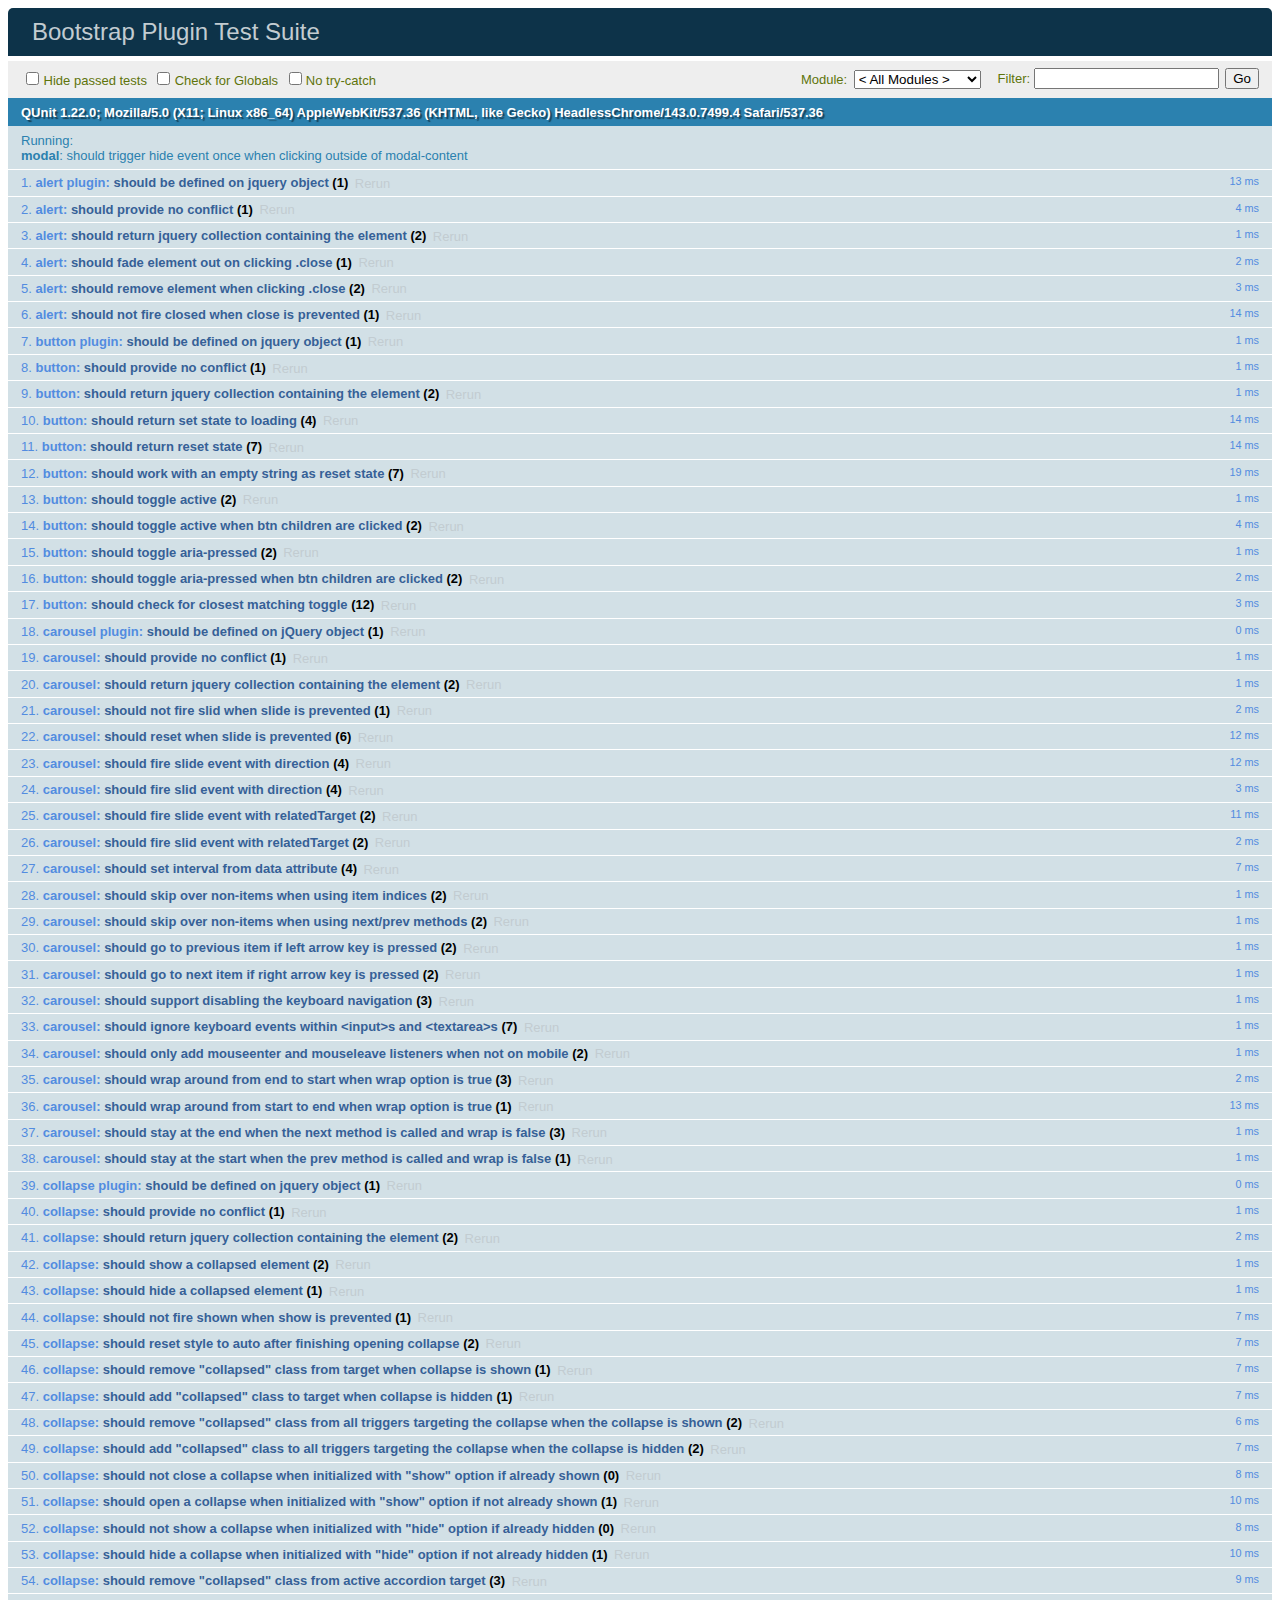
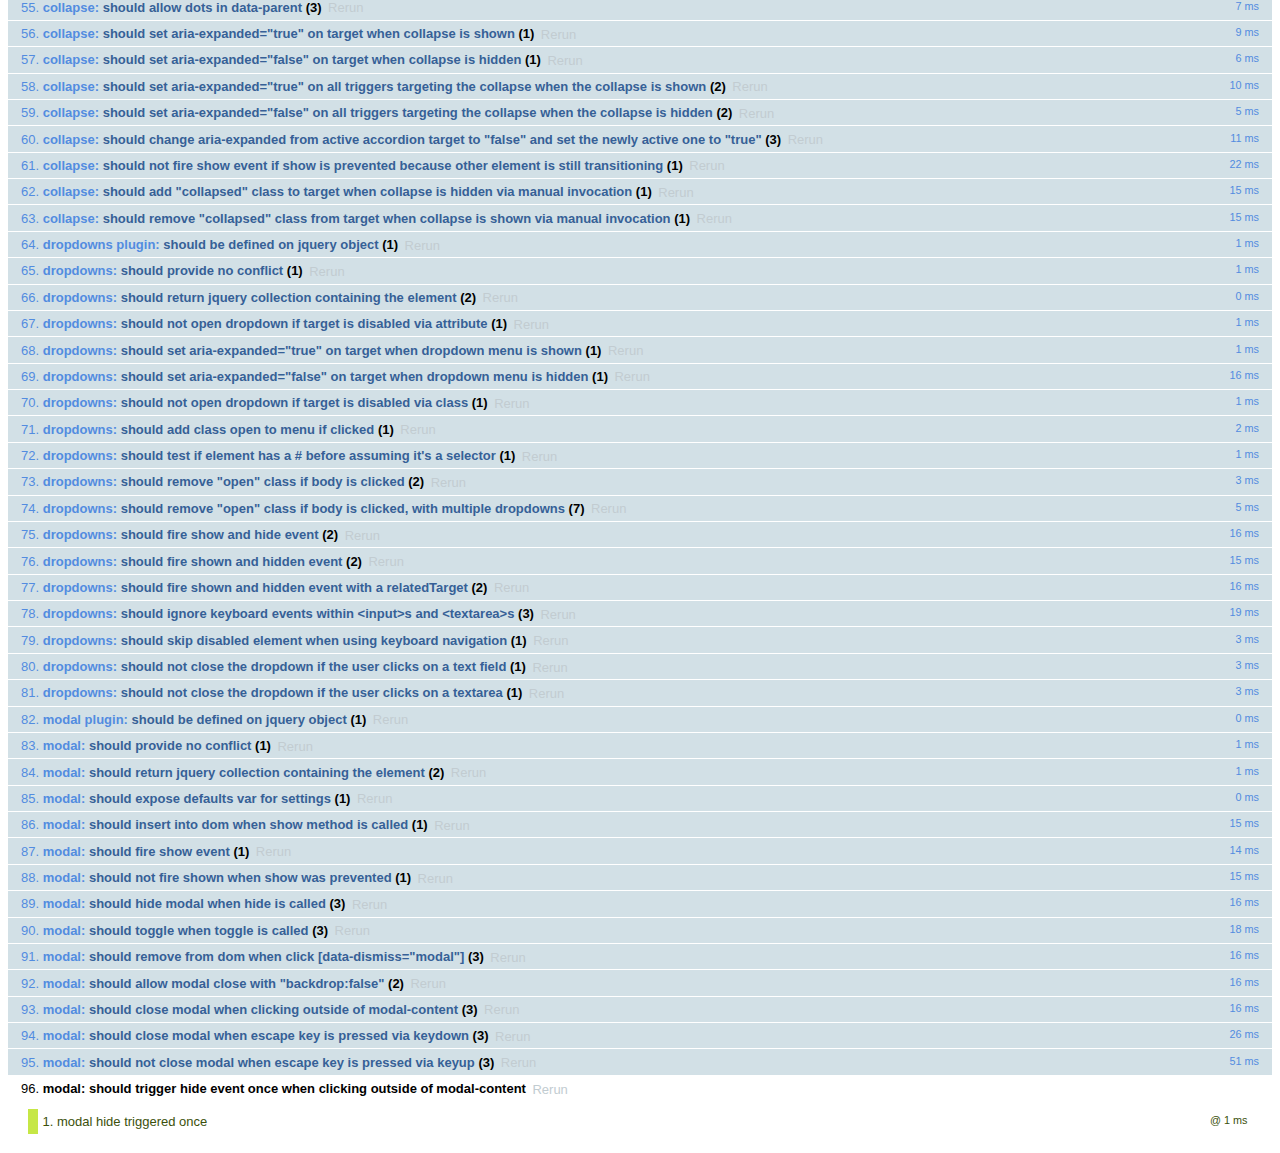
<file: School.UI/bootstrap-3.3.7/js/tests/index.html>
<!DOCTYPE html>
<html>
  <head>
    <meta charset="utf-8">
    <title>Bootstrap Plugin Test Suite</title>
    <meta name="viewport" content="width=device-width, initial-scale=1">

    <!-- jQuery -->
    <script src="vendor/jquery.min.js"></script>
    <script>
      // Disable jQuery event aliases to ensure we don't accidentally use any of them
      (function () {
        var eventAliases = [
          'blur',
          'focus',
          'focusin',
          'focusout',
          'load',
          'resize',
          'scroll',
          'unload',
          'click',
          'dblclick',
          'mousedown',
          'mouseup',
          'mousemove',
          'mouseover',
          'mouseout',
          'mouseenter',
          'mouseleave',
          'change',
          'select',
          'submit',
          'keydown',
          'keypress',
          'keyup',
          'error',
          'contextmenu',
          'hover',
          'bind',
          'unbind',
          'delegate',
          'undelegate'
        ]
        for (var i = 0; i < eventAliases.length; i++) {
          var eventAlias = eventAliases[i]
          $.fn[eventAlias] = function () {
            throw new Error('Using the ".' + eventAlias + '()" method is not allowed, so that Bootstrap can be compatible with custom jQuery builds which exclude the "event aliases" module that defines said method. See https://github.com/twbs/bootstrap/blob/master/CONTRIBUTING.md#js')
          }
        }
      })()
    </script>

    <!-- QUnit -->
    <link rel="stylesheet" href="vendor/qunit.css" media="screen">
    <script src="vendor/qunit.js"></script>
    <script>
      // See https://github.com/axemclion/grunt-saucelabs#test-result-details-with-qunit
      var log = []
      // Require assert.expect in each test
      QUnit.config.requireExpects = true
      QUnit.done(function (testResults) {
        var tests = []
        for (var i = 0, len = log.length; i < len; i++) {
          var details = log[i]
          tests.push({
            name: details.name,
            result: details.result,
            expected: details.expected,
            actual: details.actual,
            source: details.source
          })
        }
        testResults.tests = tests

        window.global_test_results = testResults
      })

      QUnit.testStart(function (testDetails) {
        $(window).scrollTop(0)
        QUnit.log(function (details) {
          if (!details.result) {
            details.name = testDetails.name
            log.push(details)
          }
        })
      })

      // Cleanup
      QUnit.testDone(function () {
        $('#qunit-fixture').empty()
        $('#modal-test, .modal-backdrop').remove()
      })

      // Display fixture on-screen on iOS to avoid false positives
      if (/iPhone|iPad|iPod/.test(navigator.userAgent)) {
        QUnit.begin(function() {
          $('#qunit-fixture').css({ top: 0, left: 0 })
        })

        QUnit.done(function () {
          $('#qunit-fixture').css({ top: '', left: '' })
        })
      }

      // Disable deprecated global QUnit method aliases in preparation for QUnit v2
      (function () {
        var methodNames = [
          'async',
          'asyncTest',
          'deepEqual',
          'equal',
          'expect',
          'module',
          'notDeepEqual',
          'notEqual',
          'notPropEqual',
          'notStrictEqual',
          'ok',
          'propEqual',
          'push',
          'start',
          'stop',
          'strictEqual',
          'test',
          'throws'
        ];
        for (var i = 0; i < methodNames.length; i++) {
          var methodName = methodNames[i];
          window[methodName] = undefined;
        }
      })();
    </script>

    <!-- Plugin sources -->
    <script>$.support.transition = false</script>
    <script src="../../js/alert.js"></script>
    <script src="../../js/button.js"></script>
    <script src="../../js/carousel.js"></script>
    <script src="../../js/collapse.js"></script>
    <script src="../../js/dropdown.js"></script>
    <script src="../../js/modal.js"></script>
    <script src="../../js/scrollspy.js"></script>
    <script src="../../js/tab.js"></script>
    <script src="../../js/tooltip.js"></script>
    <script src="../../js/popover.js"></script>
    <script src="../../js/affix.js"></script>

    <!-- Unit tests -->
    <script src="unit/alert.js"></script>
    <script src="unit/button.js"></script>
    <script src="unit/carousel.js"></script>
    <script src="unit/collapse.js"></script>
    <script src="unit/dropdown.js"></script>
    <script src="unit/modal.js"></script>
    <script src="unit/scrollspy.js"></script>
    <script src="unit/tab.js"></script>
    <script src="unit/tooltip.js"></script>
    <script src="unit/popover.js"></script>
    <script src="unit/affix.js"></script>

  </head>
  <body>
    <div id="qunit-container">
      <div id="qunit"></div>
      <div id="qunit-fixture"></div>
    </div>
  </body>
</html>
</file>
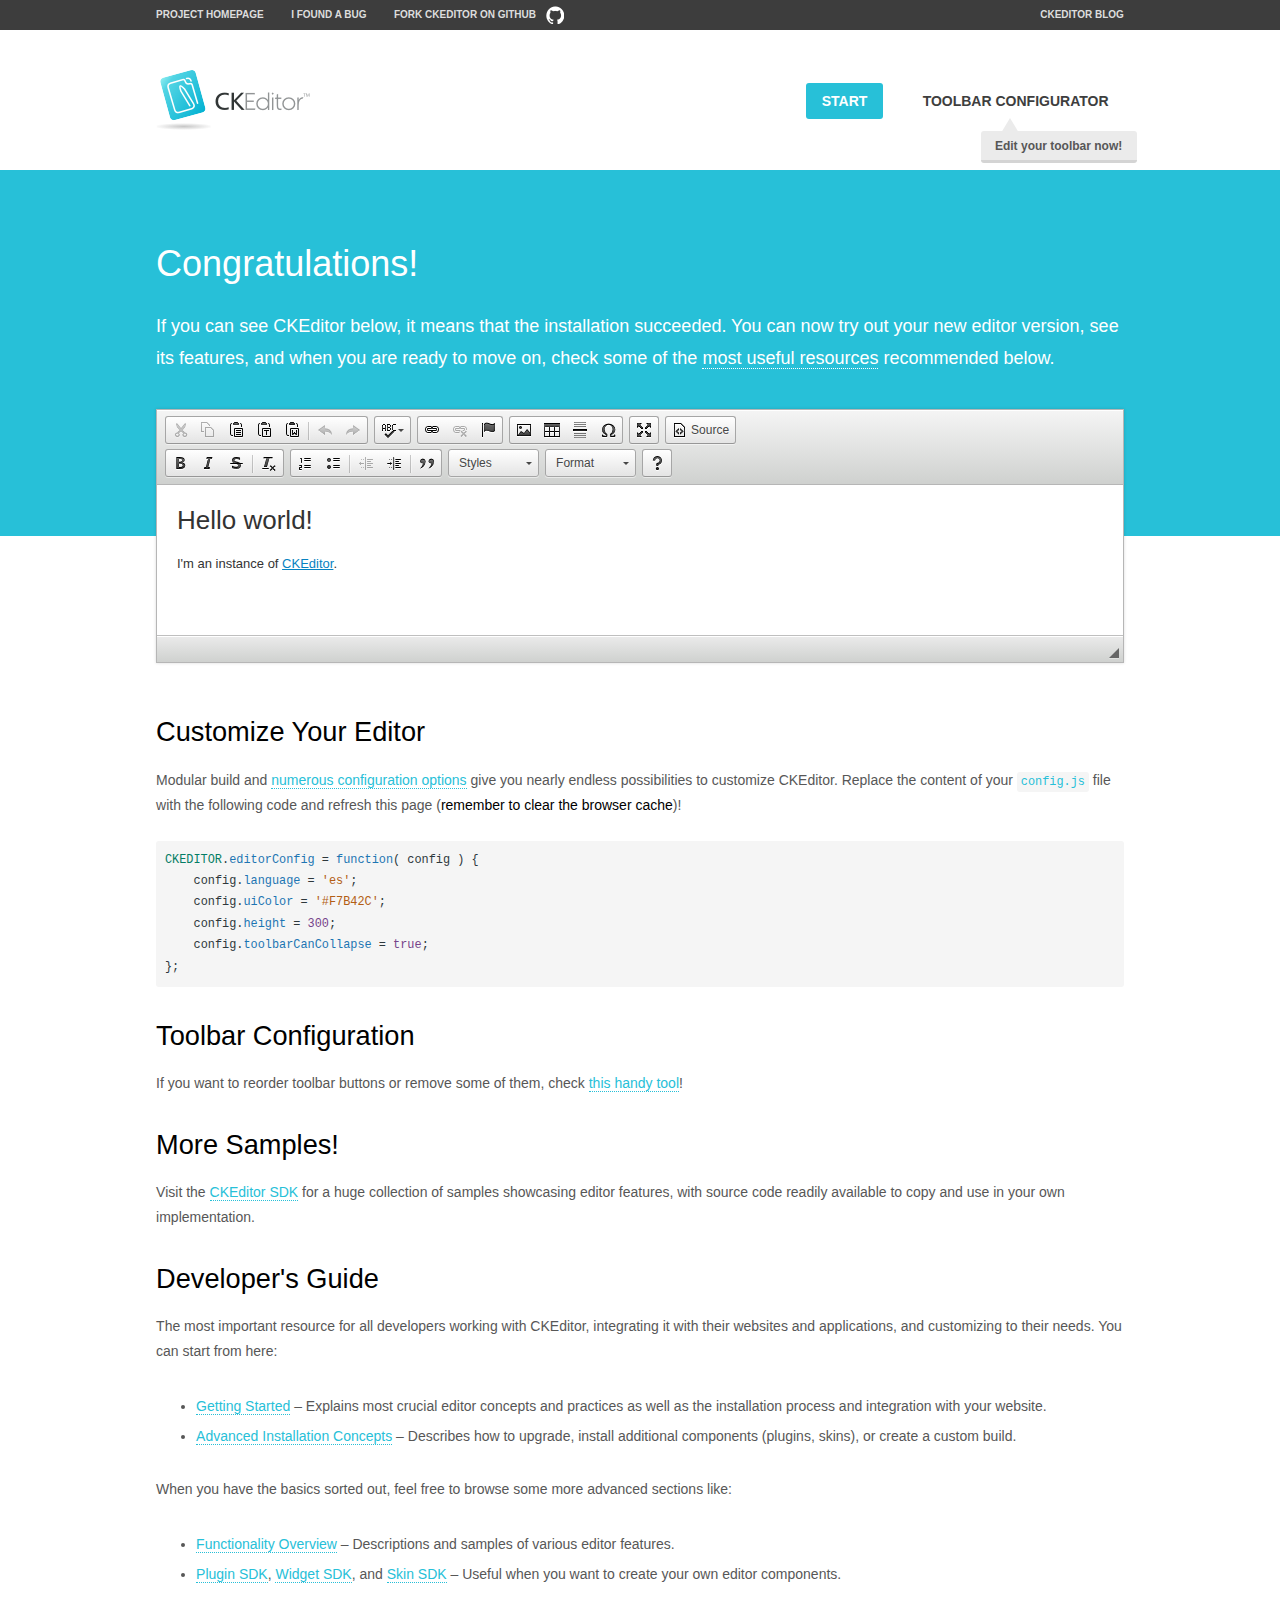
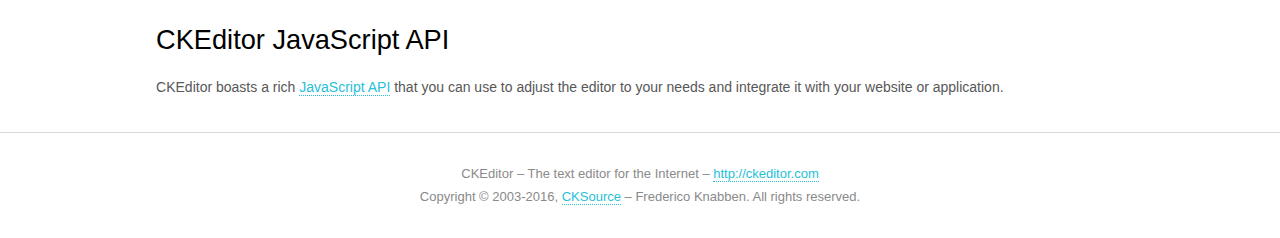
<file: School.UI/Content/plugins/ckeditor/samples/index.html>
<!DOCTYPE html>
<!--
Copyright (c) 2003-2016, CKSource - Frederico Knabben. All rights reserved.
For licensing, see LICENSE.md or http://ckeditor.com/license
-->
<html>
<head>
	<meta charset="utf-8">
	<title>CKEditor Sample</title>
	<script src="../ckeditor.js"></script>
	<script src="js/sample.js"></script>
	<link rel="stylesheet" href="css/samples.css">
	<link rel="stylesheet" href="toolbarconfigurator/lib/codemirror/neo.css">
</head>
<body id="main">

<nav class="navigation-a">
	<div class="grid-container">
		<ul class="navigation-a-left grid-width-70">
			<li><a href="http://ckeditor.com">Project Homepage</a></li>
			<li><a href="http://dev.ckeditor.com/">I found a bug</a></li>
			<li><a href="http://github.com/ckeditor/ckeditor-dev" class="icon-pos-right icon-navigation-a-github">Fork CKEditor on GitHub</a></li>
		</ul>
		<ul class="navigation-a-right grid-width-30">
			<li><a href="http://ckeditor.com/blog-list">CKEditor Blog</a></li>
		</ul>
	</div>
</nav>

<header class="header-a">
	<div class="grid-container">
		<h1 class="header-a-logo grid-width-30">
			<a href="index.html"><img src="img/logo.png" alt="CKEditor Sample"></a>
		</h1>

		<nav class="navigation-b grid-width-70">
			<ul>
				<li><a href="index.html" class="button-a button-a-background">Start</a></li>
				<li><a href="toolbarconfigurator/index.html" class="button-a">Toolbar configurator <span class="balloon-a balloon-a-nw">Edit your toolbar now!</span></a></li>
			</ul>
		</nav>
	</div>
</header>

<main>
	<div class="adjoined-top">
		<div class="grid-container">
			<div class="content grid-width-100">
				<h1>Congratulations!</h1>
				<p>
					If you can see CKEditor below, it means that the installation succeeded.
					You can now try out your new editor version, see its features, and when you are ready to move on, check some of the <a href="#sample-customize">most useful resources</a> recommended below.
				</p>
			</div>
		</div>
	</div>
	<div class="adjoined-bottom">
		<div class="grid-container">
			<div class="grid-width-100">
				<div id="editor">
					<h1>Hello world!</h1>
					<p>I'm an instance of <a href="http://ckeditor.com">CKEditor</a>.</p>
				</div>
			</div>
		</div>
	</div>

	<div class="grid-container">
		<div class="content grid-width-100">
			<section id="sample-customize">
				<h2>Customize Your Editor</h2>
				<p>Modular build and <a href="http://docs.ckeditor.com/#!/guide/dev_configuration">numerous configuration options</a> give you nearly endless possibilities to customize CKEditor. Replace the content of your <code><a href="../config.js">config.js</a></code> file with the following code and refresh this page (<strong>remember to clear the browser cache</strong>)!</p>
		<pre class="cm-s-neo CodeMirror"><code><span style="padding-right: 0.1px;"><span class="cm-variable">CKEDITOR</span>.<span class="cm-property">editorConfig</span> <span class="cm-operator">=</span> <span class="cm-keyword">function</span>( <span class="cm-def">config</span> ) {</span>
<span style="padding-right: 0.1px;"><span class="cm-tab">	</span><span class="cm-variable-2">config</span>.<span class="cm-property">language</span> <span class="cm-operator">=</span> <span class="cm-string">'es'</span>;</span>
<span style="padding-right: 0.1px;"><span class="cm-tab">	</span><span class="cm-variable-2">config</span>.<span class="cm-property">uiColor</span> <span class="cm-operator">=</span> <span class="cm-string">'#F7B42C'</span>;</span>
<span style="padding-right: 0.1px;"><span class="cm-tab">	</span><span class="cm-variable-2">config</span>.<span class="cm-property">height</span> <span class="cm-operator">=</span> <span class="cm-number">300</span>;</span>
<span style="padding-right: 0.1px;"><span class="cm-tab">	</span><span class="cm-variable-2">config</span>.<span class="cm-property">toolbarCanCollapse</span> <span class="cm-operator">=</span> <span class="cm-atom">true</span>;</span>
<span style="padding-right: 0.1px;">};</span></code></pre>
			</section>

			<section>
				<h2>Toolbar Configuration</h2>
				<p>If you want to reorder toolbar buttons or remove some of them, check <a href="toolbarconfigurator/index.html">this handy tool</a>!</p>
			</section>

			<section>
				<h2>More Samples!</h2>
				<p>Visit the <a href="http://sdk.ckeditor.com">CKEditor SDK</a> for a huge collection of samples showcasing editor features, with source code readily available to copy and use in your own implementation.</p>
			</section>

			<section>
				<h2>Developer's Guide</h2>
				<p>The most important resource for all developers working with CKEditor, integrating it with their websites and applications, and customizing to their needs. You can start from here:</p>
				<ul>
					<li><a href="http://docs.ckeditor.com/#!/guide/dev_installation">Getting Started</a> &ndash; Explains most crucial editor concepts and practices as well as the installation process and integration with your website.</li>
					<li><a href="http://docs.ckeditor.com/#!/guide/dev_advanced_installation">Advanced Installation Concepts</a> &ndash; Describes how to upgrade, install additional components (plugins, skins), or create a custom build.</li>
				</ul>
					<p>When you have the basics sorted out, feel free to browse some more advanced sections like:</p>
				<ul>
					<li><a href="http://docs.ckeditor.com/#!/guide/dev_features">Functionality Overview</a> &ndash; Descriptions and samples of various editor features.</li>
					<li><a href="http://docs.ckeditor.com/#!/guide/plugin_sdk_intro">Plugin SDK</a>, <a href="http://docs.ckeditor.com/#!/guide/widget_sdk_intro">Widget SDK</a>, and <a href="http://docs.ckeditor.com/#!/guide/skin_sdk_intro">Skin SDK</a> &ndash; Useful when you want to create your own editor components.</li>
				</ul>
			</section>

			<section>
				<h2>CKEditor JavaScript API</h2>
				<p>CKEditor boasts a rich <a href="http://docs.ckeditor.com/#!/api">JavaScript API</a> that you can use to adjust the editor to your needs and integrate it with your website or application.</p>
			</section>
		</div>
	</div>
</main>

<footer class="footer-a grid-container">
	<div class="grid-container">
		<p class="grid-width-100">
			CKEditor &ndash; The text editor for the Internet &ndash; <a class="samples" href="http://ckeditor.com/">http://ckeditor.com</a>
		</p>
		<p class="grid-width-100" id="copy">
			Copyright &copy; 2003-2016, <a class="samples" href="http://cksource.com/">CKSource</a> &ndash; Frederico Knabben. All rights reserved.
		</p>
	</div>
</footer>
<script>
	initSample();
</script>

</body>
</html>
</file>
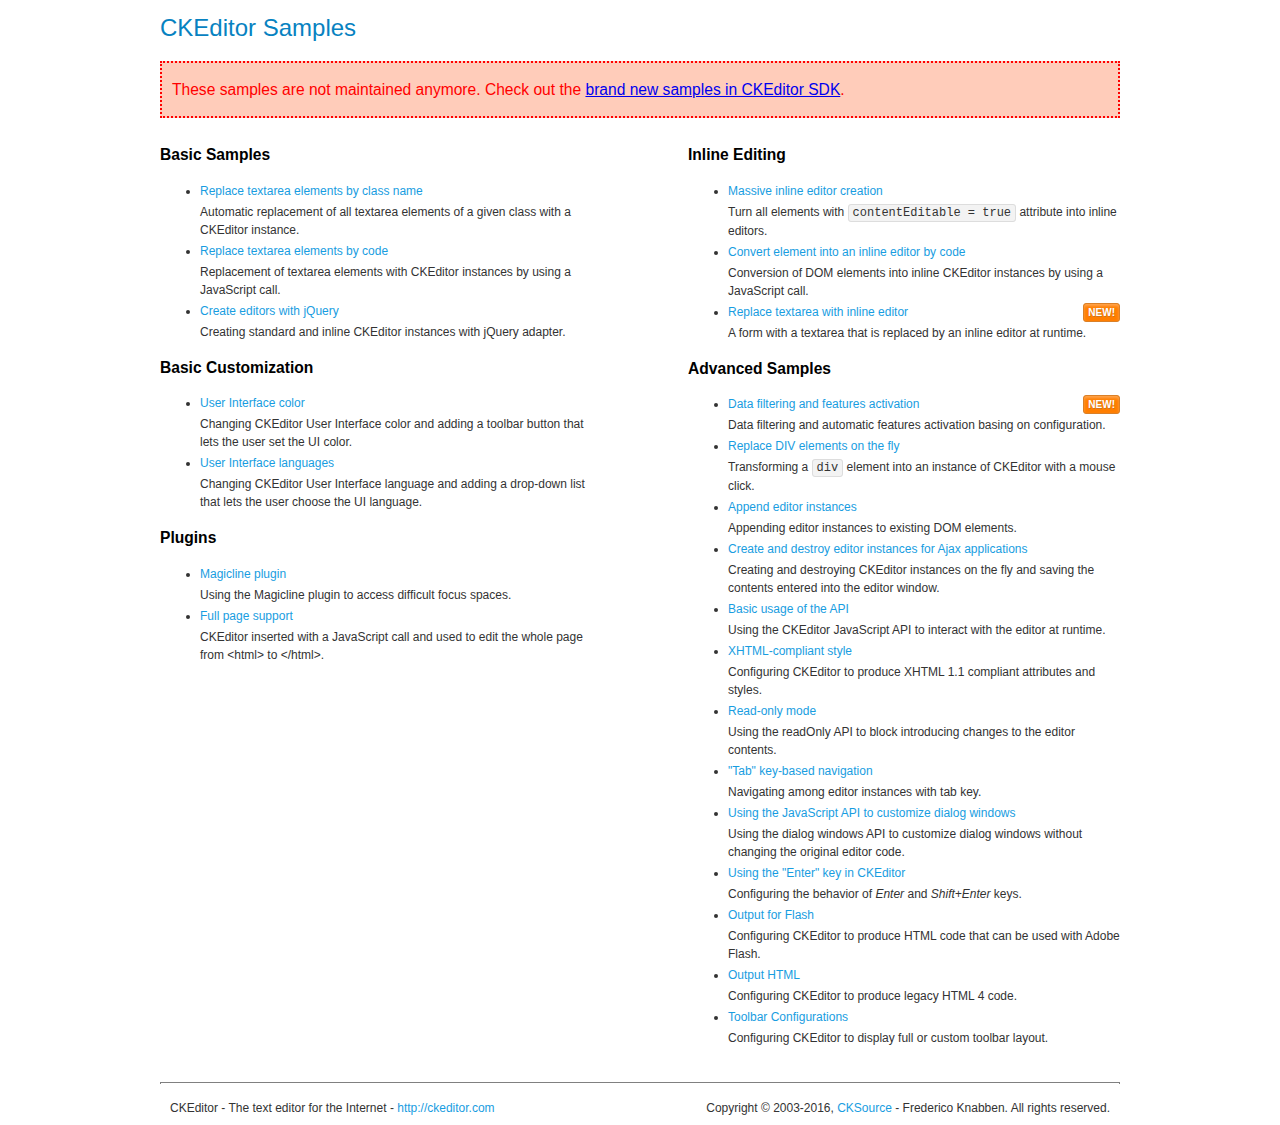
<file: School.UI/Content/plugins/ckeditor/samples/old/index.html>
<!DOCTYPE html>
<!--
Copyright (c) 2003-2016, CKSource - Frederico Knabben. All rights reserved.
For licensing, see LICENSE.md or http://ckeditor.com/license
-->
<html>
<head>
	<meta charset="utf-8">
	<title>CKEditor Samples</title>
	<link rel="stylesheet" href="sample.css">
</head>
<body>
	<h1 class="samples">
		CKEditor Samples
	</h1>
	<div class="warning deprecated">
		These samples are not maintained anymore. Check out the <a href="http://sdk.ckeditor.com/">brand new samples in CKEditor SDK</a>.
	</div>
	<div class="twoColumns">
		<div class="twoColumnsLeft">
			<h2 class="samples">
				Basic Samples
			</h2>
			<dl class="samples">
				<dt><a class="samples" href="replacebyclass.html">Replace textarea elements by class name</a></dt>
				<dd>Automatic replacement of all textarea elements of a given class with a CKEditor instance.</dd>

				<dt><a class="samples" href="replacebycode.html">Replace textarea elements by code</a></dt>
				<dd>Replacement of textarea elements with CKEditor instances by using a JavaScript call.</dd>

				<dt><a class="samples" href="jquery.html">Create editors with jQuery</a></dt>
				<dd>Creating standard and inline CKEditor instances with jQuery adapter.</dd>
			</dl>

			<h2 class="samples">
				Basic Customization
			</h2>
			<dl class="samples">
				<dt><a class="samples" href="uicolor.html">User Interface color</a></dt>
				<dd>Changing CKEditor User Interface color and adding a toolbar button that lets the user set the UI color.</dd>

				<dt><a class="samples" href="uilanguages.html">User Interface languages</a></dt>
				<dd>Changing CKEditor User Interface language and adding a drop-down list that lets the user choose the UI language.</dd>
			</dl>


			<h2 class="samples">Plugins</h2>
<dl class="samples">
<dt><a class="samples" href="magicline/magicline.html">Magicline plugin</a></dt>
<dd>Using the Magicline plugin to access difficult focus spaces.</dd>

<dt><a class="samples" href="wysiwygarea/fullpage.html">Full page support</a></dt>
<dd>CKEditor inserted with a JavaScript call and used to edit the whole page from &lt;html&gt; to &lt;/html&gt;.</dd>
</dl>
		</div>
		<div class="twoColumnsRight">
			<h2 class="samples">
				Inline Editing
			</h2>
			<dl class="samples">
				<dt><a class="samples" href="inlineall.html">Massive inline editor creation</a></dt>
				<dd>Turn all elements with <code>contentEditable = true</code> attribute into inline editors.</dd>

				<dt><a class="samples" href="inlinebycode.html">Convert element into an inline editor by code</a></dt>
				<dd>Conversion of DOM elements into inline CKEditor instances by using a JavaScript call.</dd>

				<dt><a class="samples" href="inlinetextarea.html">Replace textarea with inline editor</a> <span class="new">New!</span></dt>
				<dd>A form with a textarea that is replaced by an inline editor at runtime.</dd>

				
			</dl>

			<h2 class="samples">
				Advanced Samples
			</h2>
			<dl class="samples">
				<dt><a class="samples" href="datafiltering.html">Data filtering and features activation</a> <span class="new">New!</span></dt>
				<dd>Data filtering and automatic features activation basing on configuration.</dd>

				<dt><a class="samples" href="divreplace.html">Replace DIV elements on the fly</a></dt>
				<dd>Transforming a <code>div</code> element into an instance of CKEditor with a mouse click.</dd>

				<dt><a class="samples" href="appendto.html">Append editor instances</a></dt>
				<dd>Appending editor instances to existing DOM elements.</dd>

				<dt><a class="samples" href="ajax.html">Create and destroy editor instances for Ajax applications</a></dt>
				<dd>Creating and destroying CKEditor instances on the fly and saving the contents entered into the editor window.</dd>

				<dt><a class="samples" href="api.html">Basic usage of the API</a></dt>
				<dd>Using the CKEditor JavaScript API to interact with the editor at runtime.</dd>

				<dt><a class="samples" href="xhtmlstyle.html">XHTML-compliant style</a></dt>
				<dd>Configuring CKEditor to produce XHTML 1.1 compliant attributes and styles.</dd>

				<dt><a class="samples" href="readonly.html">Read-only mode</a></dt>
				<dd>Using the readOnly API to block introducing changes to the editor contents.</dd>

				<dt><a class="samples" href="tabindex.html">"Tab" key-based navigation</a></dt>
				<dd>Navigating among editor instances with tab key.</dd>


				
<dt><a class="samples" href="dialog/dialog.html">Using the JavaScript API to customize dialog windows</a></dt>
<dd>Using the dialog windows API to customize dialog windows without changing the original editor code.</dd>

<dt><a class="samples" href="enterkey/enterkey.html">Using the &quot;Enter&quot; key in CKEditor</a></dt>
<dd>Configuring the behavior of <em>Enter</em> and <em>Shift+Enter</em> keys.</dd>

<dt><a class="samples" href="htmlwriter/outputforflash.html">Output for Flash</a></dt>
<dd>Configuring CKEditor to produce HTML code that can be used with Adobe Flash.</dd>

<dt><a class="samples" href="htmlwriter/outputhtml.html">Output HTML</a></dt>
<dd>Configuring CKEditor to produce legacy HTML 4 code.</dd>

<dt><a class="samples" href="toolbar/toolbar.html">Toolbar Configurations</a></dt>
<dd>Configuring CKEditor to display full or custom toolbar layout.</dd>

			</dl>
		</div>
	</div>
	<div id="footer">
		<hr>
		<p>
			CKEditor - The text editor for the Internet - <a class="samples" href="http://ckeditor.com/">http://ckeditor.com</a>
		</p>
		<p id="copy">
			Copyright &copy; 2003-2016, <a class="samples" href="http://cksource.com/">CKSource</a> - Frederico Knabben. All rights reserved.
		</p>
	</div>
</body>
</html>
</file>
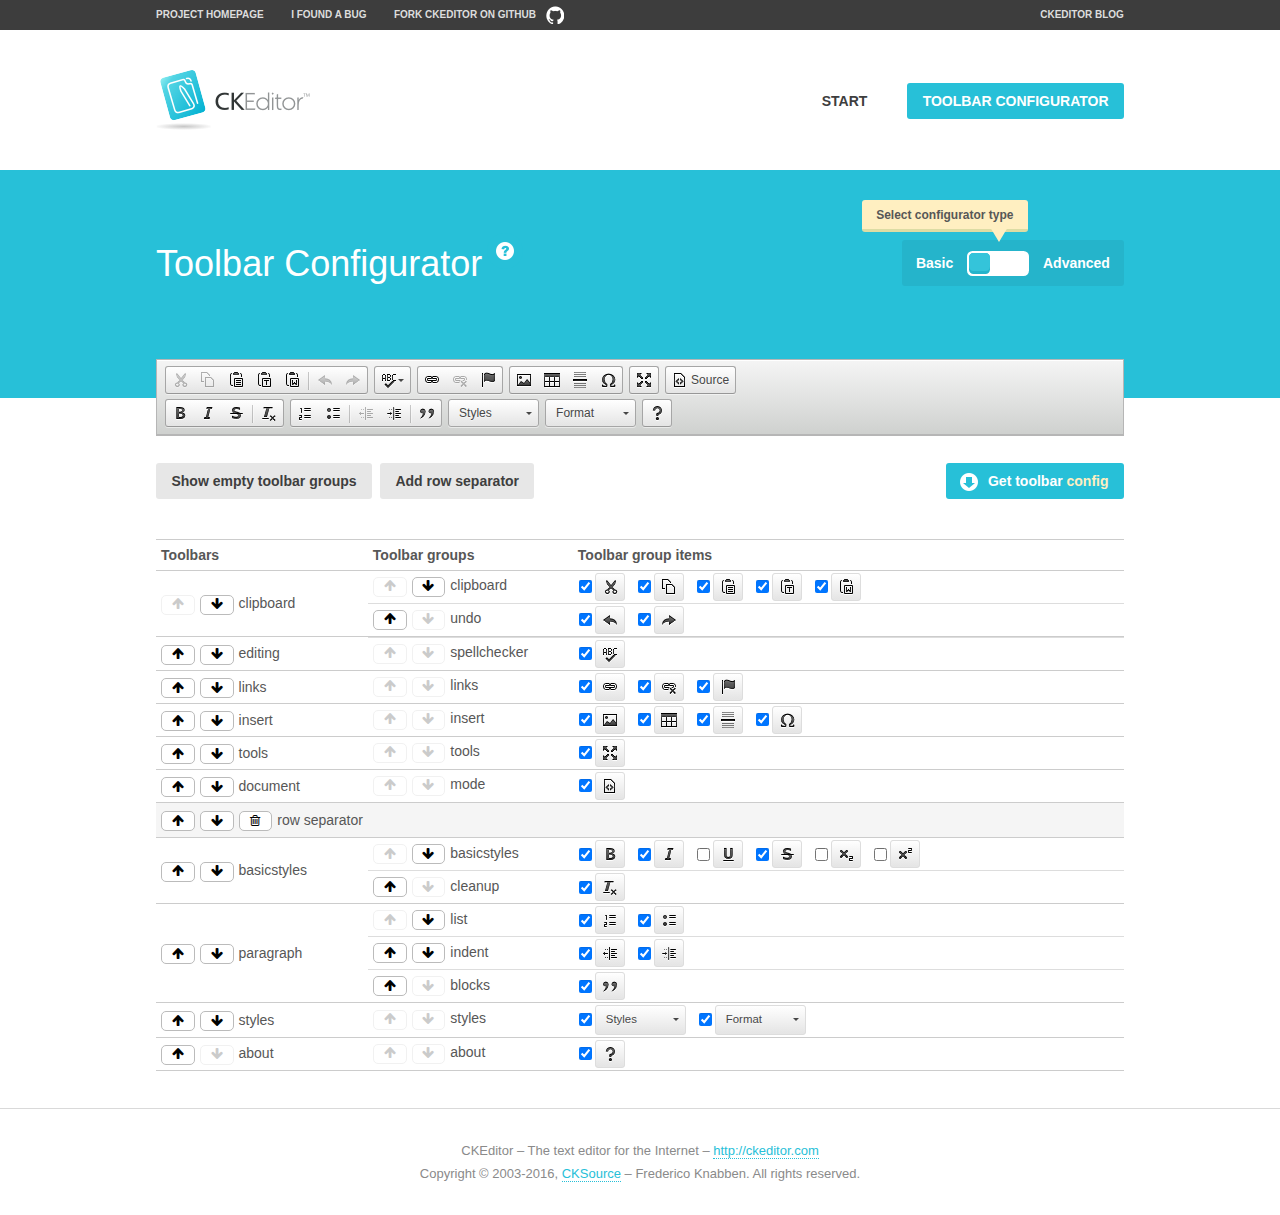
<file: School.UI/Content/plugins/ckeditor/samples/toolbarconfigurator/index.html>
<!DOCTYPE html>
<!--
Copyright (c) 2003-2016, CKSource - Frederico Knabben. All rights reserved.
For licensing, see LICENSE.md or http://ckeditor.com/license
-->
<!--[if IE 8]><html class="ie8"><![endif]-->
<!--[if gt IE 8]><html><![endif]-->
<!--[if !IE]><!--><html><!--<![endif]-->
<head>
	<meta charset="utf-8">
	<title>Toolbar Configurator</title>
	<script src="../../ckeditor.js"></script>
	<script>
		if ( CKEDITOR.env.ie && CKEDITOR.env.version < 9 )
			CKEDITOR.tools.enableHtml5Elements( document );
	</script>
	<link rel="stylesheet" href="lib/codemirror/codemirror.css">
	<link rel="stylesheet" href="lib/codemirror/show-hint.css">
	<link rel="stylesheet" href="lib/codemirror/neo.css">
	<link rel="stylesheet" href="css/fontello.css">
	<link rel="stylesheet" href="../css/samples.css">
</head>
<body id="toolbar">

<nav class="navigation-a">
	<div class="grid-container">
		<ul class="navigation-a-left grid-width-70">
			<li><a href="http://ckeditor.com">Project Homepage</a></li>
			<li><a href="http://dev.ckeditor.com/">I found a bug</a></li>
			<li><a href="http://github.com/ckeditor/ckeditor-dev" class="icon-pos-right icon-navigation-a-github">Fork CKEditor on GitHub</a></li>
		</ul>
		<ul class="navigation-a-right grid-width-30">
			<li><a href="http://ckeditor.com/blog-list">CKEditor Blog</a></li>
		</ul>
	</div>
</nav>

<header class="header-a">
	<div class="grid-container">
		<h1 class="header-a-logo grid-width-30">
			<a href="../index.html"><img src="../img/logo.png" alt="CKEditor Logo"></a>
		</h1>
		<nav class="navigation-b grid-width-70">
			<ul>
				<li><a href="../index.html"  class="button-a">Start</a></li>
				<li><a href="index.html"  class="button-a button-a-background">Toolbar configurator</a></li>
			</ul>
		</nav>
	</div>
</header>

<main>
	<div class="adjoined-top">
		<div class="grid-container">
			<div class="content grid-width-100">
				<div class="grid-container-nested">
					<h1 class="grid-width-60">
						Toolbar Configurator
						<a href="#help-content" type="button" title="Configurator help" id="help" class="button-a button-a-background button-a-no-text icon-pos-left icon-question-mark">Help</a>
					</h1>

					<div class="grid-width-40 grid-switch-magic">
						<div class="switch">
							<span class="balloon-a balloon-a-se">Select configurator type</span>
							<input type="radio" name="radio" data-num="1" id="radio-basic" />
							<input type="radio" name="radio" data-num="2" id="radio-advanced" />
							<label data-for="1" for="radio-basic">Basic</label>
							<span class="switch-inner">
								<span class="handler"></span>
							</span>
							<label data-for="2" for="radio-advanced">Advanced</label>
						</div>
					</div>
				</div>
			</div>
		</div>
	</div>
	<div class="adjoined-bottom">
		<div class="grid-container">
			<div class="grid-width-100">
				<div class="editors-container">
					<div id="editor-basic"></div>
					<div id="editor-advanced"></div>
				</div>
			</div>
		</div>
	</div>

	<div class="grid-container configurator">
		<div class="content grid-width-100">
			<div class="configurator">
				<div>
					<div id="toolbarModifierWrapper"></div>
				</div>
			</div>
		</div>
	</div>

	<div id="help-content">
		<div class="grid-container">
			<div class="grid-width-100">
				<h2>What Am I Doing Here?</h2>

				<div class="grid-container grid-container-nested">
					<div class="basic">
						<div class="grid-width-50">
							<p>Arrange <a href="http://docs.ckeditor.com/#!/api/CKEDITOR.config-cfg-toolbarGroups">toolbar groups</a>, toggle <a href="http://docs.ckeditor.com/#!/api/CKEDITOR.config-cfg-removeButtons">button visibility</a> according to your needs and get your toolbar configuration.</p>
							<p>You can replace the content of the <a href="../../config.js"><code>config.js</code></a> file with the generated configuration. If you already set some configuration options you will need to merge both configurations.</p>
						</div>
						<div class="grid-width-50">
							<p>Read more about different ways of <a href="http://docs.ckeditor.com/#!/guide/dev_configuration">setting configuration</a> and do not forget about <strong>clearing browser cache</strong>.</p>
							<p>Arranging toolbar groups is the recommended way of configuring the toolbar, but if you need more freedom you can use the <a href="#advanced">advanced configurator</a>.</p>
						</div>
					</div>
					<div class="advanced" style="display: none;">
						<div class="grid-width-50">
							<p>With this code editor you can edit your <a href="http://docs.ckeditor.com/#!/api/CKEDITOR.config-cfg-toolbar">toolbar configuration</a> live.</p>
							<p>You can replace the content of the <a href="../../config.js"><code>config.js</code></a> file with the generated configuration. If you already set some configuration options you will need to merge both configurations.</p>
						</div>
						<div class="grid-width-50">
							<p>Read more about different ways of <a href="http://docs.ckeditor.com/#!/guide/dev_configuration">setting configuration</a> and do not forget about <strong>clearing browser cache</strong>.</p>
						</div>
					</div>
				</div>

				<p class="grid-container grid-container-nested">
					<button type="button" class="help-content-close grid-width-100 button-a button-a-background">Got it. Let's play!</button>
				</p>
			</div>
		</div>
	</div>
</main>

<footer class="footer-a grid-container">
	<p class="grid-width-100">
		CKEditor &ndash; The text editor for the Internet &ndash; <a class="samples" href="http://ckeditor.com/">http://ckeditor.com</a>
	</p>
	<p class="grid-width-100" id="copy">
		Copyright &copy; 2003-2016, <a class="samples" href="http://cksource.com/">CKSource</a> &ndash; Frederico Knabben. All rights reserved.
	</p>
</footer>

<script src="lib/codemirror/codemirror.js"></script>
<script src="lib/codemirror/javascript.js"></script>
<script src="lib/codemirror/show-hint.js"></script>

<script src="js/fulltoolbareditor.js"></script>
<script src="js/abstracttoolbarmodifier.js"></script>
<script src="js/toolbarmodifier.js"></script>
<script src="js/toolbartextmodifier.js"></script>
<script src="../js/sf.js"></script>

<script>
	( function() {
		'use strict';

		var mode = ( window.location.hash.substr( 1 ) === 'advanced' ) ? 'advanced' : 'basic',
			configuratorSection = CKEDITOR.document.findOne( 'main > .grid-container.configurator' ),
			basicInstruction = CKEDITOR.document.findOne( '#help-content .basic' ),
			advancedInstruction = CKEDITOR.document.findOne( '#help-content .advanced' ),

			// Configurator mode switcher.
			modeSwitchBasic = CKEDITOR.document.getById( 'radio-basic' ),
			modeSwitchAdvanced = CKEDITOR.document.getById( 'radio-advanced' );

		// Initial setup
		function updateSwitcher() {
			if ( mode === 'advanced' ) {
				modeSwitchAdvanced.$.checked = true;
			} else {
				modeSwitchBasic.$.checked = true;
			}
		}

		updateSwitcher();

		CKEDITOR.document.getWindow().on( 'hashchange', function( e ) {
			var hash = window.location.hash.substr( 1 );
			if ( !( hash === 'advanced' || hash === 'basic' ) ) {
				return;
			}
			mode = hash;
			onToolbarsDone( mode );
		} );

		CKEDITOR.document.getWindow().on( 'resize', function() {
			updateToolbar( ( mode === 'basic' ? toolbarModifier : toolbarTextModifier )[ 'editorInstance' ] );
		} );

		function onRefresh( modifier ) {
			modifier = modifier || this;

			if ( mode === 'basic' && modifier instanceof ToolbarConfigurator.ToolbarTextModifier ) {
				return;
			}

			// CodeMirror container becomes visible, so we need to refresh and to avoid rendering problems.
			if ( mode === 'advanced' && modifier instanceof ToolbarConfigurator.ToolbarTextModifier ) {
				modifier.codeContainer.refresh();
			}

			updateToolbar( modifier.editorInstance );
		}

		function updateToolbar( editor ) {
			var editorContainer = editor.container;

			// Not always editor is loaded.
			if ( !editorContainer ) {
				return;
			}

			var displayStyle = editorContainer.getStyle( 'display' );

			editorContainer.setStyle( 'display', 'block' );

			var newHeight = editorContainer.getSize( 'height' );

			var newMarginTop = parseInt( editorContainer.getComputedStyle( 'margin-top' ), 10 );
			newMarginTop = ( isNaN( newMarginTop ) ? 0 : Number( newMarginTop ) );

			var newMarginBottom = parseInt( editorContainer.getComputedStyle( 'margin-bottom' ), 10 );
			newMarginBottom = ( isNaN( newMarginBottom ) ? 0 : Number( newMarginBottom ) );

			var result = newHeight + newMarginTop + newMarginBottom;

			editorContainer.setStyle( 'display', displayStyle );

			editor.container.getAscendant( 'div' ).setStyle( 'height', result + 'px' );
		}

		var toolbarModifier = new ToolbarConfigurator.ToolbarModifier( 'editor-basic' );

		var done = 0;
		toolbarModifier.init( onToolbarInit );
		toolbarModifier.onRefresh = onRefresh;

		CKEDITOR.document.getById( 'toolbarModifierWrapper' ).append( toolbarModifier.mainContainer );

		var toolbarTextModifier = new ToolbarConfigurator.ToolbarTextModifier( 'editor-advanced' );
		toolbarTextModifier.init( onToolbarInit );
		toolbarTextModifier.onRefresh = onRefresh;

		function onToolbarInit() {
			if ( ++done === 2 ) {
				onToolbarsDone();

				positionSticky.watch( CKEDITOR.document.findOne( '.toolbar' ), function() {
					return mode === 'advanced';
				} );
			}
		}

		function onToolbarsDone() {
			if ( mode === 'basic' ) {
				toggleModeBasic( false );
			} else {
				toggleModeAdvanced( false );
			}

			updateSwitcher();

			setTimeout( function() {
				CKEDITOR.document.findOne( '.editors-container' ).addClass( 'active' );
				CKEDITOR.document.findOne( '#toolbarModifierWrapper' ).addClass( 'active' );
			}, 200 );
		}

		CKEDITOR.document.getById( 'toolbarModifierWrapper' ).append( toolbarTextModifier.mainContainer );

		function toogleModeSwitch( onElement, offElement, onModifier, offModifier ) {
			onElement.addClass( 'fancy-button-active' );
			offElement.removeClass( 'fancy-button-active' );

			onModifier.showUI();
			offModifier.hideUI();
		}

		function toggleModeBasic( callOnRefresh ) {
			callOnRefresh = ( callOnRefresh !== false );
			mode = 'basic';
			window.location.hash = '#basic';
			toogleModeSwitch( modeSwitchBasic, modeSwitchAdvanced, toolbarModifier, toolbarTextModifier );

			configuratorSection.removeClass( 'freed-width' );
			basicInstruction.show();
			advancedInstruction.hide();

			callOnRefresh && onRefresh( toolbarModifier );
		}

		function toggleModeAdvanced( callOnRefresh ) {
			callOnRefresh = ( callOnRefresh !== false );
			mode = 'advanced';
			window.location.hash = '#advanced';
			toogleModeSwitch( modeSwitchAdvanced, modeSwitchBasic, toolbarTextModifier, toolbarModifier );

			configuratorSection.addClass( 'freed-width' );
			advancedInstruction.show();
			basicInstruction.hide();

			callOnRefresh && onRefresh( toolbarTextModifier );
		}

		modeSwitchBasic.on( 'click', toggleModeBasic );
		modeSwitchAdvanced.on( 'click', toggleModeAdvanced );

		//
		// Position:sticky for the toolbar.
		//

		// Will make elements behave like they were styled with position:sticky.
		var positionSticky = {
			// Store object: {
			// 		element: CKEDITOR.dom.element, // Element which will float.
			// 		placeholder: CKEDITOR.dom.element, // Placeholder which is place to prevent page bounce.
			// 		isFixed: boolean // Whether element float now.
			// }
			watched: [],

			active: [],

			staticContainer: null,

			init: function() {
				var element = CKEDITOR.dom.element.createFromHtml(
					'<div class="staticContainer">' +
						'<div class="grid-container" >' +
							'<div class="grid-width-100">' +
								'<div class="inner"></div>' +
							'</div>' +
						'</div>' +
					'</div>' );

				this.staticContainer = element.findOne( '.inner' );

				CKEDITOR.document.getBody().append( element );
			},

			watch: function( element, preventFunc ) {
				this.watched.push( {
					element: element,
					placeholder: new CKEDITOR.dom.element( 'div' ),
					isFixed: false,
					preventFunc: preventFunc
				} );
			},

			checkAll: function() {
				for ( var i = 0; i < this.watched.length; i++ ) {
					this.check( this.watched[ i ] );
				}
			},

			check: function( element ) {
				var isFixed = element.isFixed;
				var shouldBeFixed = this.shouldBeFixed( element );

				// Nothing to be done.
				if ( isFixed === shouldBeFixed ) {
					return;
				}

				var placeholder = element.placeholder;

				if ( isFixed ) {
					// Unfixing.

					element.element.insertBefore( placeholder );
					placeholder.remove();

					element.element.removeStyle( 'margin' );

					this.active.splice( CKEDITOR.tools.indexOf( this.active, element ), 1 );

				} else {
					// Fixing.
					placeholder.setStyle( 'width', element.element.getSize( 'width' ) + 'px' );
					placeholder.setStyle( 'height', element.element.getSize( 'height' ) + 'px' );
					placeholder.setStyle( 'margin-bottom', element.element.getComputedStyle( 'margin-bottom' ) );
					placeholder.setStyle( 'display', element.element.getComputedStyle( 'display' ) );
					placeholder.insertAfter( element.element );

					this.staticContainer.append( element.element );

					this.active.push( element );
				}

				element.isFixed = !element.isFixed;
			},

			shouldBeFixed: function( element ) {
				if ( element.preventFunc && element.preventFunc() ) {
					return false;
				}

				// If element is already fixed we are checking it's placeholder.
				var related = ( element.isFixed ? element.placeholder : element.element ),
					clientRect = related.$.getBoundingClientRect(),
					staticHeight = this.staticContainer.getSize('height' ),
					elemHeight = element.element.getSize( 'height' );

				if ( element.isFixed ) {
					return ( clientRect.top + elemHeight < staticHeight );
				} else {
					return ( clientRect.top < staticHeight );
				}
			}
		};

		positionSticky.init();

		CKEDITOR.document.getWindow().on( 'scroll',
			new CKEDITOR.tools.eventsBuffer( 100, positionSticky.checkAll, positionSticky ).input
		);

		// Make the toolbar sticky.
		positionSticky.watch( CKEDITOR.document.findOne( '.editors-container' ) );

		// Help button and help-content.
		( function() {
			var helpButton = CKEDITOR.document.getById( 'help' ),
				helpContent = CKEDITOR.document.getById( 'help-content' );

			// Don't show help button on IE8 because it's unsupported by Pico Modal.
			if ( CKEDITOR.env.ie && CKEDITOR.env.version == 8 ) {
				helpButton.hide();
			} else {
				// Display help modal when the button is clicked.
				helpButton.on( 'click', function( evt ) {
					SF.modal( {
						// Clone modal content from DOM.
						content: helpContent.getHtml(),

						afterCreate: function( modal ) {
							// Enable modal content button to close the modal.
							new CKEDITOR.dom.element( modal.modalElem() ).findOne( '.help-content-close' ).once( 'click', modal.close );
						}
					} ).show();
				} );
			}
		} )();
	} )();
</script>
</body>
</html>
</file>
<file: School.UI/Content/emoji.css-master/example/style.css>
header {
    font-size: 1.5em;
    font-weight: 800;
}

body.single-view .hide-single-view,
body.list-view .hide-list-view {
    display: none;
}


body {
    font-family: "Open Sans", sans-serif;
}

a {
    color: #444;
    text-decoration: none;
}

a:hover {
    text-decoration: underline;
}

.right {
    float: right;
}

.wrapper {
    width: 948px;
    max-width: 100%;
    margin: 0 auto;
}

ul.icon-list {
    list-style: none;
    margin: 0 auto;
    padding: 0 0 50px 0;
}

.icon-list > li {
    display: inline-block;
    border: 1px solid rgba(0, 0, 0, 0.21);
    text-align: center;
    margin: 5px 5px;
    box-shadow: 0 1px 5px rgba(0, 0, 0, 0.18);
    font-size: 30px;
    cursor: pointer;
}

.icon-list > li > a {
    color: #444;
    text-decoration: none;
    height: 55px;
    display: inline-block;
    vertical-align: middle;
    padding-top: 12px;
    width: 67px;
}

h1 {
    font-family: "Open Sans", sans-serif;
    text-align: center;
}

.icon-list > li:hover {
    box-shadow: 0 1px 10px rgba(0, 0, 0, 0.18);
}

.icon-list > li:hover > a {
    color: black;
}

.hide {
    display: none;
}

body {
    margin: 0;
    background-color: rgb(250, 250, 250);
}

header {
    padding: 20px 0px;
    background-color: rgb(255, 255, 255);
    margin-bottom: 40px;
    background-color: #fff;
}


section.featured {
    text-align: center;
    font-size: 8em;
}

section.featured span.ec {
    margin-right: 70px;
    color: #444;
    text-shadow: 1px 1px 2px rgba(0, 0, 0, 0.42);
}

section.featured span.ec:last-of-type {
    margin-right: 0;
}

section.title {
    text-align: center;
}

section.title p.description {
    font-size: 2.9em;
}

a.button {
    background-color: rgba(68, 68, 68, 0.1);
    padding: 1em;
    font-weight: 800;
    display: inline-block;
}

a.button.download {
    width: 220px;
    margin-left: auto;
    margin-right: auto;
    margin-bottom: 3em;
    margin-bottom: 3em;
}

a.button:hover {
    background-color: rgba(68, 68, 68, 0.15);
}

.single-item .left-column {
    width: 30%;
    display: inline-block;
    float: left;
}

.single-item .right-column {
    width: 70%;
    display: inline-block;
    float: left;
}

.single-item p.icon {
    font-size: 17em;
    margin: 0;
    color: #444;
}

.single-item p.title {
    font-size: 2em;
    font-weight: 600;
}

pre.html-example {
    border: 1px solid rgba(0, 0, 0, 0.21);
    padding: 16px;
    background-color: white;
    font-family: Monaco, monospace;
}

input.search-input {
    padding: 10px;
    color: #444444;
    border: 1px solid #444444;
    border-radius: 3px;
    margin-left: 110px;
    position: relative;
    top: -3px;
    width: 37em;
}

input.search-input:focus {
    border: 1px solid #000;
    outline: none;
}

.featured-icon {
    cursor: pointer;
    transition: all 500ms ease;
}

.featured-icon:hover {
    color: #3498DB !important;
    text-shadow: 1px 1px 2px #2980B9 !important;
}

.fadeOut {
    opacity: 0;
}

section.featured {
    height: 150px;
}

section.title {
    height: 370px;
}

section.featured, .title {
    overflow: hidden;
    transition: all 300ms ease !important;
}

section.featured.closed, .title.closed {
    height: 0;
}
</file>
<file: School.UI/Content/plugins/ckeditor/samples/css/samples.css>
/**
 * @license Copyright (c) 2003-2016, CKSource - Frederico Knabben. All rights reserved.
 * For licensing, see LICENSE.md or http://ckeditor.com/license
 */
@media (max-width: 900px) {
  .global-is-mobile-hidden {
    display: none !important;
  }
}
article,
aside,
details,
figcaption,
figure,
footer,
header,
hgroup,
main,
menu,
nav,
section {
  display: block;
}
body,
html {
  margin: 0;
  padding: 0;
  font: 16px / 1.8 Arial, 'Helvetica Neue', Helvetica, sans-serif;
  font-weight: 300;
  color: #575757;
}
.grid-width-10 {
  width: 10%;
}
.grid-width-20 {
  width: 20%;
}
.grid-width-30 {
  width: 30%;
}
.grid-width-40 {
  width: 40%;
}
.grid-width-50 {
  width: 50%;
}
.grid-width-60 {
  width: 60%;
}
.grid-width-70 {
  width: 70%;
}
.grid-width-80 {
  width: 80%;
}
.grid-width-90 {
  width: 90%;
}
.grid-width-100 {
  width: 100%;
}
@media (max-width: 900px) {
  .grid-width-10,
  .grid-width-20,
  .grid-width-30,
  .grid-width-40,
  .grid-width-50,
  .grid-width-60,
  .grid-width-70,
  .grid-width-80,
  .grid-width-90,
  .grid-width-100 {
    width: 100%;
  }
}
*[class*="grid-width"] {
  -webkit-box-sizing: border-box;
  -moz-box-sizing: border-box;
  box-sizing: border-box;
  padding-left: 4%;
  padding-right: 4%;
  float: left;
}
*[class*="grid-width"]:after,
.grid-container:after,
*[class*="grid-width"]:before,
.grid-container:before {
  content: '';
  display: block;
  overflow: hidden;
  visibility: hidden;
  font-size: 0;
  line-height: 0;
  width: 0;
  height: 0;
}
*[class*="grid-width"]:after,
.grid-container:after {
  clear: both;
}
.grid-container {
  -webkit-box-sizing: border-box;
  -moz-box-sizing: border-box;
  box-sizing: border-box;
  margin-left: auto;
  margin-right: auto;
}
.grid-container-nested *[class*="grid-width"]:first-child {
  padding-left: 0;
}
.grid-container-nested *[class*="grid-width"]:last-child {
  padding-right: 0;
}
@media (max-width: 900px) {
  .grid-container-nested *[class*="grid-width"]:first-child {
    padding-left: 4%;
  }
  .grid-container-nested *[class*="grid-width"]:last-child {
    padding-right: 4%;
  }
}
.header-a {
  min-height: 140px;
  overflow: hidden;
}
.header-a .header-a-logo {
  margin: 40px 0 0;
}
@media (max-width: 900px) {
  .header-a .header-a-logo {
    text-align: center;
  }
}
.header-a .header-a-logo img {
  border: transparent;
}
.navigation-a {
  height: 30px;
  background: #3d3d3d;
  position: absolute;
  left: 0;
  right: 0;
  top: 0;
  padding: 0;
  overflow: hidden;
}
@media (max-width: 900px) {
  .navigation-a {
    text-align: center;
  }
}
.navigation-a ul {
  list-style: none;
  margin: 0;
  overflow: hidden;
}
.navigation-a ul li,
.navigation-a ul li a {
  display: inline-block;
}
@media (max-width: 900px) {
  .navigation-a ul {
    width: auto;
    text-overflow: ellipsis;
    white-space: nowrap;
    display: inline-block;
    float: none;
  }
  .navigation-a ul:before,
  .navigation-a ul:after {
    display: none;
  }
}
.navigation-a ul.navigation-a-left {
  text-align: left;
}
@media (max-width: 900px) {
  .navigation-a ul.navigation-a-left {
    padding-right: 0;
  }
}
.navigation-a ul.navigation-a-right {
  text-align: right;
}
@media (max-width: 900px) {
  .navigation-a ul.navigation-a-right {
    padding-left: 23px;
  }
}
.navigation-a ul li + li {
  margin-left: 23px;
}
.navigation-a ul li a {
  font-size: 10px;
  font-size: 0.625rem;
  line-height: 18px;
  line-height: 1.13rem;
  line-height: 30px;
  float: left;
  color: #dddddd;
  font-weight: bold;
  text-decoration: none;
  text-transform: uppercase;
}
.navigation-a ul li a:hover {
  cursor: pointer;
  color: #ffffff;
}
.icon-navigation-a-github:before,
.icon-navigation-a-github:after {
  background-image: url("[data-uri]");
}
.navigation-b {
  text-align: right;
  margin: 52px 0 0;
  overflow: visible;
}
@media (max-width: 900px) {
  .navigation-b {
    text-align: center;
    margin-top: 20px;
    padding: 0;
  }
}
.navigation-b ul {
  padding: 0;
  list-style: none;
  margin: 0;
  overflow: visible;
}
.navigation-b ul li,
.navigation-b ul li a {
  display: inline-block;
}
@media (max-width: 900px) {
  .navigation-b ul {
    display: table;
    width: 100%;
    padding-bottom: 1.5em;
  }
}
@media (max-width: 900px) {
  .navigation-b ul li {
    display: table-row;
  }
}
.navigation-b ul li + li {
  margin-left: 20px;
}
@media (max-width: 900px) {
  .navigation-b ul li + li {
    margin-left: 0;
  }
}
.navigation-b ul li a {
  -webkit-box-sizing: border-box;
  -moz-box-sizing: border-box;
  box-sizing: border-box;
  text-transform: uppercase;
  text-decoration: none;
  outline: none;
}
@media (max-width: 900px) {
  .navigation-b ul li a {
    width: 100%;
    -webkit-border-radius: 0;
    -webkit-background-clip: padding-box;
    -moz-border-radius: 0;
    -moz-background-clip: padding;
    border-radius: 0;
    background-clip: padding-box;
  }
}
.footer-a {
  font-size: 13px;
  font-size: 0.8125rem;
  line-height: 23.4px;
  line-height: 1.46rem;
  padding-top: 2.25em;
  padding-bottom: 2.25em;
  overflow: hidden;
  color: #8a8a8a;
}
.footer-a a {
  color: #27c0d8;
  text-decoration: none;
  border-bottom: 1px dotted #27c0d8;
}
.footer-a a:hover {
  color: #23adc2;
}
.footer-a p {
  margin: 0;
  display: inline-block;
  text-align: center;
}
.content {
  font-size: 14px;
  font-size: 0.875rem;
  line-height: 25.2px;
  line-height: 1.57rem;
  overflow: hidden;
  padding-top: 1.5em;
  padding-bottom: 1.5em;
}
.content p {
  margin: 0.75em 0;
}
.content ul,
.content ol,
.content pre,
.content blockquote,
.content textarea:not([class^="cke"]),
.content .cke {
  margin: 1.875em 0;
}
.content code,
.content kbd {
  -webkit-border-radius: 3px;
  -webkit-background-clip: padding-box;
  -moz-border-radius: 3px;
  -moz-background-clip: padding;
  border-radius: 3px;
  background-clip: padding-box;
  padding: 3px 4px;
}
.content pre,
.content code,
.content kbd,
.content blockquote {
  background: #f5f5f5;
}
.content blockquote,
.content pre {
  background: none;
  border-left: 4px solid #27c0d8;
  padding: 1.5em 2.25em;
}
.content p a,
.content ul a,
.content ol a,
.content blockquote a,
.content h1 a,
.content h2 a,
.content h3 a,
.content h4 a,
.content h5 a {
  color: #27c0d8;
  text-decoration: none;
  border-bottom: 1px dotted #27c0d8;
}
.content p a:hover,
.content ul a:hover,
.content ol a:hover,
.content blockquote a:hover,
.content h1 a:hover,
.content h2 a:hover,
.content h3 a:hover,
.content h4 a:hover,
.content h5 a:hover {
  color: #23adc2;
}
.content h1,
.content h2,
.content h3,
.content h4,
.content h5 {
  color: #000;
  font-weight: 100;
}
.content h1 code,
.content h2 code,
.content h3 code,
.content h4 code,
.content h5 code,
.content h1 kbd,
.content h2 kbd,
.content h3 kbd,
.content h4 kbd,
.content h5 kbd {
  font-size: inherit;
}
.content h1 a.content-heading-anchor,
.content h2 a.content-heading-anchor,
.content h3 a.content-heading-anchor,
.content h4 a.content-heading-anchor,
.content h5 a.content-heading-anchor {
  font-weight: 100;
  vertical-align: middle;
  opacity: 0;
  border: 0;
}
.content h1:hover a.content-heading-anchor,
.content h2:hover a.content-heading-anchor,
.content h3:hover a.content-heading-anchor,
.content h4:hover a.content-heading-anchor,
.content h5:hover a.content-heading-anchor {
  opacity: 1;
}
.content h1:target a,
.content h2:target a,
.content h3:target a,
.content h4:target a,
.content h5:target a {
  -webkit-animation: targetLinkOpacity 0.5s linear alternate;
  -moz-animation: targetLinkOpacity 0.5s linear alternate;
  -o-animation: targetLinkOpacity 0.5s linear alternate;
  animation: targetLinkOpacity 0.5s linear alternate;
  opacity: 1;
}
.content input,
.content select,
.content textarea:not([class^="cke"]) {
  -webkit-border-radius: 3px;
  -webkit-background-clip: padding-box;
  -moz-border-radius: 3px;
  -moz-background-clip: padding;
  border-radius: 3px;
  background-clip: padding-box;
  -webkit-box-shadow: inset 0 1px 1px rgba(0, 0, 0, 0.08);
  -moz-box-shadow: inset 0 1px 1px rgba(0, 0, 0, 0.08);
  box-shadow: inset 0 1px 1px rgba(0, 0, 0, 0.08);
  font: inherit;
  color: inherit;
  border: 1px solid #d9d9d9;
  padding: .2em .5em;
}
.content input:focus,
.content select:focus,
.content textarea:not([class^="cke"]):focus {
  border-color: #66afe9;
  outline: 0;
  -webkit-box-shadow: inset 0 1px 1px rgba(0, 0, 0, 0.08), 0 0 8px #93c6ef;
  -moz-box-shadow: inset 0 1px 1px rgba(0, 0, 0, 0.08), 0 0 8px #93c6ef;
  box-shadow: inset 0 1px 1px rgba(0, 0, 0, 0.08), 0 0 8px #93c6ef;
}
.content abbr {
  border-bottom: 1px dotted #666;
  cursor: pointer;
}
.content blockquote {
  font-style: italic;
  font-family: Georgia, Times, "Times New Roman", serif;
  font-size: 16px;
  font-size: 1rem;
  line-height: 28.8px;
  line-height: 1.8rem;
}
.content em {
  font-style: italic;
}
.content h1 {
  font-size: 36px;
  font-size: 2.25rem;
  line-height: 64.8px;
  line-height: 4.05rem;
  margin: 1.125em 0 0;
}
.content h2 {
  font-size: 27.2px;
  font-size: 1.7rem;
  line-height: 48.96px;
  line-height: 3.06rem;
  margin: 0.9em 0 0;
}
.content h3 {
  font-size: 24px;
  font-size: 1.5rem;
  line-height: 43.2px;
  line-height: 2.7rem;
  font-weight: 500;
  margin: 0.75em 0 0;
}
.content h4 {
  font-size: 19.2px;
  font-size: 1.2rem;
  line-height: 34.56px;
  line-height: 2.16rem;
  font-weight: 500;
  margin: 0.75em 0 0;
}
.content h5 {
  font-size: 17.6px;
  font-size: 1.1rem;
  line-height: 31.68px;
  line-height: 1.98rem;
  font-weight: 500;
  margin: 0.75em 0 0;
}
.content hr {
  border: 0;
  border-top: 4px solid #d9d9d9;
  margin: 1.5em 0;
}
.content input[type="text"] {
  height: 1.8em;
  line-height: 1.8em;
}
.content input[type="button"] {
  -webkit-appearance: button;
  -moz-appearance: button;
  appearance: button;
}
.content kbd {
  font-size: 12px;
  font-size: 0.75rem;
  line-height: 21.6px;
  line-height: 1.35rem;
  font-family: Arial, 'Helvetica Neue', Helvetica, sans-serif;
  padding: 2px 6px;
  -webkit-box-shadow: 0 0 4px #ffffff inset, 0 2px 0 #d9d9d9;
  -moz-box-shadow: 0 0 4px #ffffff inset, 0 2px 0 #d9d9d9;
  box-shadow: 0 0 4px #ffffff inset, 0 2px 0 #d9d9d9;
}
.content p img {
  vertical-align: middle;
}
.content p pre {
  padding: 1.5em;
}
.content pre {
  padding: 0;
  border: 0;
  tab-size: 4;
  -o-tab-size: 4;
  -moz-tab-size: 4;
}
.content pre,
.content code {
  font-size: 11.89px;
  font-size: 0.743rem;
  line-height: 21.4px;
  line-height: 1.34rem;
  font-family: Consolas, Menlo, Monaco, Lucida Console, Liberation Mono, DejaVu Sans Mono, Bitstream Vera Sans Mono, Courier New, monospace, serif;
}
.content pre a,
.content code a {
  border: 0;
}
.content pre code {
  padding: 0.75em;
  display: block;
}
.content strong {
  color: #000;
}
.content ul ul,
.content ol ul,
.content ul ol,
.content ol ol {
  margin: 0.75em 0;
}
.content ul li,
.content ol li {
  font-size: 14px;
  font-size: 0.875rem;
  line-height: 30.24px;
  line-height: 1.89rem;
}
.content textarea:not([class^="cke"]) {
  width: 100%;
}
.content div.todo {
  border: 2px dotted #444;
  padding: 10px;
  margin: 60px 0 10px 0;
  /* Remove me some day */
}
.content div.todo:before {
  content: "TODO";
  font-weight: bold;
}
body a.button-a,
body button.button-a,
body input.button-a {
  -webkit-border-radius: 3px;
  -webkit-background-clip: padding-box;
  -moz-border-radius: 3px;
  -moz-background-clip: padding;
  border-radius: 3px;
  background-clip: padding-box;
  font-size: 14px;
  font-size: 0.875rem;
  line-height: 25.2px;
  line-height: 1.57rem;
  height: 36px;
  line-height: 36px;
  padding: 0 1.1em;
  font-weight: 700;
  color: #3e3e3e;
  white-space: nowrap;
  text-decoration: none;
  display: inline-block;
  cursor: pointer;
  border: 0;
  vertical-align: middle;
  margin: 1px 0;
  background: transparent;
}
body a.button-a.icon-pos-left,
body button.button-a.icon-pos-left,
body input.button-a.icon-pos-left {
  padding-left: .8em;
}
body a.button-a.icon-pos-right,
body button.button-a.icon-pos-right,
body input.button-a.icon-pos-right {
  padding-right: .8em;
}
body a.button-a.button-a-no-text,
body button.button-a.button-a-no-text,
body input.button-a.button-a-no-text {
  -webkit-border-radius: 100px;
  -webkit-background-clip: padding-box;
  -moz-border-radius: 100px;
  -moz-background-clip: padding;
  border-radius: 100px;
  background-clip: padding-box;
  width: 36px;
  padding: 0;
  text-indent: -999px;
  overflow: hidden;
  position: relative;
  text-align: center;
}
body a.button-a.button-a-no-text:before,
body button.button-a.button-a-no-text:before,
body input.button-a.button-a-no-text:before {
  position: absolute;
  left: 50%;
  top: 50%;
  margin: -9px 0 0 -9px;
}
@media (max-width: 900px) {
  body a.button-a.button-a-mobile-collapsed,
  body button.button-a.button-a-mobile-collapsed,
  body input.button-a.button-a-mobile-collapsed {
    -webkit-border-radius: 100px;
    -webkit-background-clip: padding-box;
    -moz-border-radius: 100px;
    -moz-background-clip: padding;
    border-radius: 100px;
    background-clip: padding-box;
    width: 36px;
    padding: 0;
    text-indent: -999px;
    overflow: hidden;
    position: relative;
    text-align: center;
  }
  body a.button-a.button-a-mobile-collapsed:before,
  body button.button-a.button-a-mobile-collapsed:before,
  body input.button-a.button-a-mobile-collapsed:before {
    position: absolute;
    left: 50%;
    top: 50%;
    margin: -9px 0 0 -9px;
  }
  body a.button-a.button-a-mobile-collapsed:before,
  body button.button-a.button-a-mobile-collapsed:before,
  body input.button-a.button-a-mobile-collapsed:before {
    position: absolute;
    left: 50%;
    top: 50%;
    margin: -9px 0 0 -9px;
  }
}
body a.button-a:active,
body button.button-a:active,
body input.button-a:active,
body a.button-a:hover,
body button.button-a:hover,
body input.button-a:hover {
  color: #fff;
  background: #23adc2;
}
body a.button-a:focus,
body button.button-a:focus,
body input.button-a:focus {
  border-color: #66afe9;
  outline: 0;
  -webkit-box-shadow: inset 0 1px 1px rgba(0, 0, 0, 0.075), 0 0 8px #93c6ef;
  -moz-box-shadow: inset 0 1px 1px rgba(0, 0, 0, 0.075), 0 0 8px #93c6ef;
  box-shadow: inset 0 1px 1px rgba(0, 0, 0, 0.075), 0 0 8px #93c6ef;
}
body a.button-a-soft,
body button.button-a-soft,
body input.button-a-soft {
  background: #e7e7e7;
}
body a.button-a-soft:active,
body button.button-a-soft:active,
body input.button-a-soft:active,
body a.button-a-soft:hover,
body button.button-a-soft:hover,
body input.button-a-soft:hover {
  color: #3e3e3e;
  background: #cecece;
}
body a.button-a-background,
body button.button-a-background,
body input.button-a-background,
body a.navigation-b ul li a:hover,
body button.navigation-b ul li a:hover,
body input.navigation-b ul li a:hover {
  color: #fff;
  background: #27c0d8;
}
body a.button-a-background:active,
body button.button-a-background:active,
body input.button-a-background:active,
body a.button-a-background:hover,
body button.button-a-background:hover,
body input.button-a-background:hover,
body a.navigation-b ul li a:hover:active,
body button.navigation-b ul li a:hover:active,
body input.navigation-b ul li a:hover:active,
body a.navigation-b ul li a:hover:hover,
body button.navigation-b ul li a:hover:hover,
body input.navigation-b ul li a:hover:hover {
  color: #fff;
  background: #23adc2;
}
.balloon-a {
  font-size: 12px;
  font-size: 0.75rem;
  line-height: 21.6px;
  line-height: 1.35rem;
  -webkit-border-radius: 3px;
  -webkit-background-clip: padding-box;
  -moz-border-radius: 3px;
  -moz-background-clip: padding;
  border-radius: 3px;
  background-clip: padding-box;
  border-bottom: 3px solid #d4d4d4;
  background: #ebebeb;
  display: inline-block;
  white-space: nowrap;
  padding: .4em 1.2em .2em;
  font-weight: 700;
  position: relative;
  z-index: 1000;
  text-transform: none;
  color: #575757;
}
.balloon-a:hover {
  color: #575757;
}
.balloon-a:before {
  content: '';
  width: 0;
  height: 0;
  border-style: solid;
  position: absolute;
}
.balloon-a-ne:before,
.balloon-a-nw:before {
  top: -13px;
  border-width: 0 9px 15.6px 9px;
  border-color: transparent transparent #ebebeb transparent;
}
.balloon-a-se:before,
.balloon-a-sw:before {
  bottom: -13px;
  border-width: 15.6px 9px 0 9px;
  border-color: #ebebeb transparent transparent transparent;
}
.balloon-a-nw:before,
.balloon-a-sw:before {
  left: 20px;
}
.balloon-a-ne:before,
.balloon-a-se:before {
  right: 20px;
}
.icon-pos-left:before,
.icon-pos-right:after {
  content: '';
  display: inline-block;
  width: 18px;
  height: 18px;
  vertical-align: middle;
  background-repeat: no-repeat;
}
.icon-pos-left:before {
  margin-right: 10px;
}
.icon-pos-right:after {
  margin-left: 10px;
}
.icon-download:before,
.icon-download:after {
  background-image: url("[data-uri]");
}
.icon-question-mark:before,
.icon-question-mark:after {
  background-image: url("[data-uri]");
}
.icon-close:before,
.icon-close:after {
  background-image: url("[data-uri]");
}
.ie8 .switch > * {
  vertical-align: middle;
}
.ie8 .switch input[type="radio"] {
  margin: 0 0.25em;
  display: inline-block;
}
.ie8 .switch label {
  margin-left: 0 !important;
  margin-right: 0 !important;
}
.ie8 .switch label[data-for="1"] {
  float: left;
}
.ie8 .switch label[data-for="2"] {
  float: right;
}
.ie8 .switch .switch-inner {
  display: none;
}
.switch {
  font-size: 14px;
  font-size: 0.875rem;
  line-height: 25.2px;
  line-height: 1.57rem;
  font-weight: bold;
  background-color: #27c0d8;
  overflow: hidden;
  display: inline-block;
  padding: 0.75em 0.25em;
  color: #fff;
  -webkit-border-radius: 3px;
  -webkit-background-clip: padding-box;
  -moz-border-radius: 3px;
  -moz-background-clip: padding;
  border-radius: 3px;
  background-clip: padding-box;
  position: relative;
}
.switch input[type="radio"] {
  display: none;
}
.switch label {
  position: relative;
  z-index: 2;
  float: left;
  cursor: pointer;
  padding: 0 0.75em;
}
.switch label:hover {
  text-decoration: underline;
}
.switch .switch-inner {
  float: left;
  background-color: #FFF;
  height: 1.5em;
  width: 4.125em;
  padding: 2px;
  margin: 0 0.25em;
  -webkit-border-radius: 5.5px;
  -webkit-background-clip: padding-box;
  -moz-border-radius: 5.5px;
  -moz-background-clip: padding;
  border-radius: 5.5px;
  background-clip: padding-box;
}
.switch .switch-inner .handler {
  overflow: hidden;
  position: relative;
  display: block;
  height: 1.5em;
  width: 1.5em;
  background: #25b4cb;
  -webkit-border-radius: 4.5px;
  -webkit-background-clip: padding-box;
  -moz-border-radius: 4.5px;
  -moz-background-clip: padding;
  border-radius: 4.5px;
  background-clip: padding-box;
}
.switch .switch-inner .handler:before {
  content: '';
  display: block;
  position: absolute;
  top: 0;
  right: 0;
  bottom: 3px;
  left: 0;
  background-color: #34c4da;
  -webkit-border-bottom-left-radius: 4.5px;
  -moz-border-radius-bottomleft: 4.5px;
  border-bottom-left-radius: 4.5px;
  -webkit-border-bottom-right-radius: 4.5px;
  -webkit-background-clip: padding-box;
  -moz-border-radius-bottomright: 4.5px;
  -moz-background-clip: padding;
  border-bottom-right-radius: 4.5px;
  background-clip: padding-box;
}
.switch:hover .switch-inner .handler:before {
  background: #45c9dd;
}
.switch input[data-num="2"]:checked ~ .switch-inner > .handler {
  margin-left: auto;
}
.switch input[data-num="2"]:checked ~ label[data-for="1"] {
  padding-right: 5.125em;
  margin-right: -4.375em;
}
.switch input[data-num="1"]:checked ~ label[data-for="2"] {
  padding-left: 5.125em;
  margin-left: -4.375em;
}
.toggler {
  -webkit-user-select: none;
  -moz-user-select: none;
  -ms-user-select: none;
  user-select: none;
}
.toggler label {
  cursor: pointer;
}
.toggler [data-collapse] {
  display: inherit;
}
.toggler [data-expand] {
  display: none;
}
.toggler.collapsed [data-collapse] {
  display: none;
}
.toggler.collapsed [data-expand] {
  display: inherit;
}
.toggler-container {
  overflow: hidden;
}
.toggler-container.collapsed {
  height: 0;
}
.icon-toggler-expanded:before,
.icon-toggler-collapsed:before,
.icon-toggler-expanded:after,
.icon-toggler-collapsed:after {
  background-image: url("[data-uri]");
}
.icon-toggler-expanded.icon-light:before,
.icon-toggler-collapsed.icon-light:before,
.icon-toggler-expanded.icon-light:after,
.icon-toggler-collapsed.icon-light:after {
  background-image: url("[data-uri]");
}
.icon-toggler-expanded:before,
.icon-toggler-expanded:after {
  background-position: top left;
}
.icon-toggler-collapsed:before,
.icon-toggler-collapsed:after {
  background-position: bottom left;
}
.modal {
  padding: 20px;
  border-radius: 3px;
  background-color: white;
  max-width: 700px;
  -webkit-box-sizing: border-box;
  -moz-box-sizing: border-box;
  box-sizing: border-box;
  width: 80% !important;
  top: 50% !important;
  -webkit-transform: translate(-50%, -50%) !important;
  -moz-transform: translate(-50%, -50%) !important;
  -o-transform: translate(-50%, -50%) !important;
  -ms-transform: translate(-50%, -50%) !important;
  transform: translate(-50%, -50%) !important;
}
.modal-close {
  -webkit-border-radius: 100px;
  -webkit-background-clip: padding-box;
  -moz-border-radius: 100px;
  -moz-background-clip: padding;
  border-radius: 100px;
  background-clip: padding-box;
  cursor: pointer;
  height: 18px;
  width: 18px;
  position: absolute;
  top: 10px;
  right: 10px;
  font-size: 17px;
  text-align: center;
  line-height: 19px;
  background: #cccccc;
}
main .grid-container,
header .grid-container,
.navigation-a > div,
footer > div {
  max-width: 968px;
}
.header-a {
  margin-top: 30px;
}
.footer-a {
  border-top: 1px solid #d9d9d9;
}
.adjoined-top {
  background-color: #27c0d8;
  color: #fff;
}
.adjoined-top .content h1,
.adjoined-top .content h2,
.adjoined-top .content h3,
.adjoined-top .content h4,
.adjoined-top .content h5 {
  color: #fff;
}
.adjoined-top .content p {
  font-size: 18px;
  font-size: 1.125rem;
  line-height: 32.4px;
  line-height: 2.02rem;
  font-weight: 100;
}
.adjoined-top .content p a {
  text-decoration: none;
  border-bottom: 1px dotted #fff;
  color: inherit;
}
.adjoined-top .content p a:hover {
  color: #e6e6e6;
}
.adjoined-top .content button {
  color: #fff;
}
.adjoined-top .content strong {
  color: #fff;
}
.adjoined-top .content code {
  font-size: inherit;
  color: #27c0d8;
}
.adjoined-bottom {
  position: relative;
}
.adjoined-bottom:before {
  z-index: -1;
  content: '';
  background: #27c0d8;
  position: absolute;
  top: 0;
  left: 0;
  right: 0;
  height: 50%;
}
main .grid-container,
header .grid-container,
.navigation-a > div,
footer > div {
  max-width: 1052px;
}
main .grid-container.freed-width {
  max-width: none;
}
.switch {
  background: #25b4cb;
  float: right;
  overflow: visible;
}
.switch .balloon-a {
  position: absolute;
  top: -40px;
  right: 50%;
  margin-right: -15px;
  background: #FFEFC1;
  border-bottom-color: #DCDCA4;
}
.switch .balloon-a:before {
  border-color: #FFEFC1 transparent transparent transparent;
}
#toolbar .editors-container {
  overflow: hidden;
  height: 0;
  transition: height 200ms;
}
#toolbar .editors-container.active {
  height: auto;
}
#main #editor {
  background: #FFF;
  padding: 2% 4%;
  border: dashed 5px #27c0d8;
}
div.cke a.cke_button,
div.cke .cke_combo_button {
  border-bottom: none;
}
div.cke a.cke_button.cke_combo_button,
div.cke .cke_combo_button.cke_combo_button {
  border-bottom: 1px solid #a6a6a6;
}
#main .adjoined-top:before {
  height: 335px;
}
#toolbar .adjoined-top:before {
  height: 219px;
}
#toolbar .adjoined-top .grid-container-nested {
  height: 147px;
}
.content .grid-switch-magic {
  margin: 3.5em 0 0;
}
#info-box {
  padding-bottom: 0;
}
#info-box > div {
  width: 100%;
  text-align: right;
}
#info-box > div .toggler {
  padding-right: 0;
}
#info-box > div .toggler:hover {
  background: transparent;
  color: #000;
}
#info-box > div .toggler:hover > label {
  text-decoration: underline;
}
#info-box > div h2 {
  float: left;
  margin-top: 0;
}
#info-box > div#instructions-container {
  text-align: left;
}
#toolbarModifierWrapper {
  overflow: hidden;
  height: 0;
  opacity: 0;
  transition: height 200ms;
}
#toolbarModifierWrapper.active {
  height: auto;
  opacity: 1;
}
header {
  overflow: visible;
}
header div.grid-container {
  overflow: visible;
}
header .navigation-b {
  overflow: visible;
}
header .navigation-b ul {
  overflow: visible;
}
header .navigation-b a {
  position: relative;
}
header .balloon-a {
  position: absolute;
  top: 48px;
  left: 50%;
  margin-left: -35px;
}
@media (max-width: 1140px) {
  header .balloon-a {
    left: auto;
    margin-left: auto;
    right: 50%;
    margin-right: -35px;
  }
  header .balloon-a:before {
    left: auto;
    right: 22px;
  }
}
@media (max-width: 900px) {
  header .balloon-a {
    display: none;
  }
}
#toolbar .cke_toolbar {
  pointer-events: none;
  -webkit-user-select: none;
  -moz-user-select: none;
  -ms-user-select: none;
  user-select: none;
  cursor: default;
}
.some-toolbar-active .cke_toolbar {
  zoom: 1;
  filter: alpha(opacity=50);
  -webkit-opacity: 0.5;
  -moz-opacity: 0.5;
  opacity: 0.5;
}
.cke_toolbar.active {
  position: relative;
  zoom: 1;
  filter: alpha(opacity=100);
  -webkit-opacity: 1;
  -moz-opacity: 1;
  opacity: 1;
}
.cke_toolbar.active:after {
  content: '';
  display: block;
  position: absolute;
  top: 0;
  right: 6px;
  bottom: 5px;
  left: 0;
  -webkit-border-radius: 5px;
  -webkit-background-clip: padding-box;
  -moz-border-radius: 5px;
  -moz-background-clip: padding;
  border-radius: 5px;
  background-clip: padding-box;
  -webkit-box-shadow: 0px 0px 15px 3px #fff4b0;
  -moz-box-shadow: 0px 0px 15px 3px #fff4b0;
  box-shadow: 0px 0px 15px 3px #fff4b0;
}
.cke_toolbar.active .cke_toolgroup {
  -webkit-box-shadow: none;
  -moz-box-shadow: none;
  box-shadow: none;
  border-color: #e3c300;
}
.cke_toolbar.active .cke_combo,
.cke_toolbar.active .cke_toolgroup {
  position: relative;
  z-index: 2;
}
.cke_toolbar.active .cke_combo_button {
  -webkit-box-shadow: none;
  -moz-box-shadow: none;
  box-shadow: none;
}
.unselectable {
  -webkit-user-select: none;
  -moz-user-select: none;
  -ms-user-select: none;
  user-select: none;
}
.toolbar {
  padding: 5px 0;
  margin-bottom: 2.4em;
  overflow: hidden;
  background: #fff;
}
.toolbar button.button-a.cke_button {
  cursor: pointer;
  display: inline-block;
  padding: 4px 6px;
  outline: 0;
  border: 1px solid #a6a6a6;
}
.toolbar button.button-a.hidden {
  display: none;
}
.toolbar button.button-a.left {
  float: left;
  margin-right: 8px;
}
.toolbar button.button-a.right {
  float: right;
  margin-left: 8px;
}
.toolbar button.button-a .highlight {
  color: #ffefc1;
}
.configContainer.hidden,
.toolbarModifier.hidden,
.toolbarModifier-hints.hidden {
  display: none;
}
.toolbarModifier :focus,
.toolbar button:focus,
.configContainer textarea.configCode:focus {
  outline: none;
}
div.toolbarModifier {
  padding: 0;
  overflow: hidden;
  width: 100%;
  position: relative;
  display: table;
  border-collapse: collapse;
}
div.toolbarModifier ::-moz-focus-inner {
  border: 0;
}
div.toolbarModifier .empty {
  display: none;
}
div.toolbarModifier.empty-visible .empty {
  display: table-row;
  zoom: 1;
  filter: alpha(opacity=60);
  -webkit-opacity: 0.6;
  -moz-opacity: 0.6;
  opacity: 0.6;
}
div.toolbarModifier .empty > p {
  line-height: 31px;
}
div.toolbarModifier > ul {
  padding: 0;
  margin: 0;
  border-top: 1px solid #cccccc;
  width: 100%;
}
div.toolbarModifier > ul[data-type="table-header"] {
  display: table-header-group;
}
div.toolbarModifier > ul[data-type="table-body"] {
  display: table-row-group;
}
div.toolbarModifier > ul p {
  padding: 0;
  margin: 0;
}
div.toolbarModifier > ul > li {
  display: table-row;
}
div.toolbarModifier > ul > li[data-type="header"] {
  font-weight: bold;
  user-select: none;
  cursor: default;
}
div.toolbarModifier > ul > li[data-type="group"],
div.toolbarModifier > ul > li[data-type="separator"] {
  border-bottom: 1px solid #cccccc;
}
div.toolbarModifier > ul > li[data-type="subgroup"] {
  border-top: 1px solid #eee;
}
div.toolbarModifier > ul > li[data-type="subgroup"]:first-child {
  border-top: none;
}
div.toolbarModifier > ul > li[data-type="group"].active,
div.toolbarModifier > ul > li[data-type="group"]:hover,
div.toolbarModifier > ul > li[data-type="separator"].active,
div.toolbarModifier > ul > li[data-type="separator"]:hover {
  overflow: hidden;
  z-index: 2;
}
div.toolbarModifier > ul > li[data-type="group"].active,
div.toolbarModifier > ul > li[data-type="separator"].active,
div.toolbarModifier > ul > li[data-type="group"].active:hover,
div.toolbarModifier > ul > li[data-type="separator"].active:hover {
  background: #f0fafb;
}
div.toolbarModifier > ul > li[data-type="group"]:hover,
div.toolbarModifier > ul > li[data-type="separator"]:hover {
  background: #fffbe3;
}
div.toolbarModifier > ul > li[data-type="separator"] {
  background: #f5f5f5;
}
div.toolbarModifier > ul > li[data-type="separator"]:after {
  content: '';
  width: 100%;
}
div.toolbarModifier > ul > li[data-type="separator"] > p {
  padding: 2px 5px;
}
div.toolbarModifier > ul > li > p,
div.toolbarModifier > ul > li > ul {
  display: table-cell;
  vertical-align: middle;
}
div.toolbarModifier > ul > li p {
  padding-left: 5px;
  min-width: 200px;
}
div.toolbarModifier > ul > li p span {
  white-space: nowrap;
  cursor: default;
}
div.toolbarModifier > ul > li p span button {
  font-size: 12.666px;
  margin-right: 5px;
  cursor: pointer;
  background: #fff;
  -webkit-border-radius: 5px;
  -webkit-background-clip: padding-box;
  -moz-border-radius: 5px;
  -moz-background-clip: padding;
  border-radius: 5px;
  background-clip: padding-box;
  border: 1px solid #bbb;
  padding: 0 7px;
  line-height: 12px;
  height: 20px;
}
div.toolbarModifier > ul > li p span button:not(.disabled):hover,
div.toolbarModifier > ul > li p span button:not(.disabled):focus {
  color: #fff;
  background-color: #454545;
  border-color: transparent;
}
div.toolbarModifier > ul > li p span button.move.disabled {
  cursor: default;
  zoom: 1;
  filter: alpha(opacity=20);
  -webkit-opacity: 0.2;
  -moz-opacity: 0.2;
  opacity: 0.2;
}
div.toolbarModifier > ul > li ul {
  border-collapse: collapse;
  padding: 0;
  width: 100%;
}
div.toolbarModifier > ul > li ul li {
  display: table-row;
  list-style-type: none;
  line-height: 1;
}
div.toolbarModifier > ul > li ul li[data-type="subgroup"] {
  border-top: 1px solid #dddddd;
}
div.toolbarModifier > ul > li ul li[data-type="subgroup"]:first-child {
  border-top: 0;
}
div.toolbarModifier > ul > li ul li[data-type="subgroup"] [data-type="button"] {
  -webkit-border-radius: 3px;
  -webkit-background-clip: padding-box;
  -moz-border-radius: 3px;
  -moz-background-clip: padding;
  border-radius: 3px;
  background-clip: padding-box;
  padding: 0 2px;
}
div.toolbarModifier > ul > li ul li[data-type="subgroup"] [data-type="button"]:focus {
  background: rgba(0, 0, 0, 0.04);
}
div.toolbarModifier > ul > li ul li[data-type="subgroup"] [data-type="button"] input {
  vertical-align: middle;
}
div.toolbarModifier > ul > li ul li > p,
div.toolbarModifier > ul > li ul li > ul {
  display: table-cell;
  vertical-align: middle;
}
div.toolbarModifier > ul > li ul li ul {
  padding: 0;
}
div.toolbarModifier > ul > li ul li ul li {
  padding: 0;
  display: inline-block;
  cursor: pointer;
  margin: 2px 5px 2px 0;
}
div.toolbarModifier > ul > li ul li ul li .cke_combo_text {
  cursor: pointer;
  white-space: nowrap;
}
div.toolbarModifier > ul > li ul li ul li .cke_toolgroup,
div.toolbarModifier > ul > li ul li ul li .cke_combo_button {
  cursor: pointer;
  margin: 0;
  vertical-align: middle;
  border: 1px solid #ddd;
  font-size: 11.41px;
  font-size: 0.713rem;
  line-height: 20.54px;
  line-height: 1.28rem;
}
div.toolbarModifier > .codemirror-wrapper {
  overflow-y: auto;
}
div.toolbarModifier-hints {
  float: right;
  width: 350px;
  min-width: 150px;
  overflow-y: auto;
  margin-left: 1.5em;
}
div.toolbarModifier-hints h3 {
  font-size: 18.08px;
  font-size: 1.13rem;
  line-height: 32.54px;
  line-height: 2.03rem;
  padding: 0.36em 1.5em;
  background: #f5f5f5;
  border-bottom: 1px solid #dddddd;
  margin-top: 0;
  margin-bottom: 1.2em;
}
div.toolbarModifier-hints dl {
  margin-bottom: 1.2em;
  overflow: hidden;
}
div.toolbarModifier-hints dl .list-header {
  font-weight: bold;
  border: 0;
  padding-bottom: 0.6em;
}
div.toolbarModifier-hints dl > p {
  text-align: center;
}
div.toolbarModifier-hints dl dt {
  float: left;
  width: 9em;
  clear: both;
  text-align: right;
  border-top: 1px solid #dddddd;
  padding-left: 1.5em;
  padding-right: .1em;
  -webkit-box-sizing: border-box;
  -moz-box-sizing: border-box;
  box-sizing: border-box;
}
div.toolbarModifier-hints dl dt code {
  background: none;
  border: none;
  vertical-align: middle;
}
div.toolbarModifier-hints dl dd {
  margin-left: 10em;
  clear: right;
  padding-right: 1.5em;
}
div.toolbarModifier-hints dl dd code {
  line-height: 2.2em;
}
div.toolbarModifier-hints dl dd:after {
  content: '\00a0';
  display: block;
  clear: left;
  float: right;
  height: 0;
  width: 0;
}
.toolbarModifier-hints,
.configContainer textarea.configCode,
.CodeMirror {
  -webkit-border-radius: 3px;
  -webkit-background-clip: padding-box;
  -moz-border-radius: 3px;
  -moz-background-clip: padding;
  border-radius: 3px;
  background-clip: padding-box;
  border: 1px solid #ccc;
  font-size: 13.01px;
  font-size: 0.813rem;
  line-height: 23.42px;
  line-height: 1.46rem;
}
.configContainer textarea.configCode,
.CodeMirror pre,
.CodeMirror-linenumber {
  font-size: 13.01px;
  font-size: 0.813rem;
  line-height: 23.42px;
  line-height: 1.46rem;
  font-family: Consolas, Menlo, Monaco, Lucida Console, Liberation Mono, DejaVu Sans Mono, Bitstream Vera Sans Mono, Courier New, monospace, serif;
}
.CodeMirror pre {
  border: none;
  padding: 0;
  margin: 0;
}
.configContainer textarea.configCode {
  -webkit-box-sizing: border-box;
  -moz-box-sizing: border-box;
  box-sizing: border-box;
  color: #575757;
  padding: 10px;
  width: 100%;
  min-height: 500px;
  margin: 0;
  resize: none;
  outline: none;
  -moz-tab-size: 4;
  tab-size: 4;
  white-space: pre;
  word-wrap: normal;
  overflow: auto;
}
.CodeMirror-hints.toolbar-modifier {
  padding: 0;
  color: #575757;
  font-size: 14px;
  font-size: 0.875rem;
  line-height: 25.2px;
  line-height: 1.57rem;
  font-family: Consolas, Menlo, Monaco, Lucida Console, Liberation Mono, DejaVu Sans Mono, Bitstream Vera Sans Mono, Courier New, monospace, serif;
}
.CodeMirror-hints.toolbar-modifier .CodeMirror-hint-active {
  color: #575757;
  background: #f0fafb;
}
.CodeMirror-hints.toolbar-modifier > li:hover {
  background: #fffbe3;
}
/* Text modifier */
#toolbarModifierWrapper {
  margin-bottom: 1.2em;
}
#toolbarModifierWrapper .invalid .CodeMirror {
  background: #fff8f8;
  border-color: red;
}
#toolbarModifierWrapper .CodeMirror {
  height: auto;
  padding: 0 0.6em;
}
.staticContainer {
  position: fixed;
  top: 0;
  width: 100%;
  z-index: 10;
}
.staticContainer > .grid-container {
  max-width: 1052px;
}
.staticContainer > .grid-container .inner {
  background: #fff;
}
.staticContainer > .grid-container .inner .toolbar {
  margin-bottom: 0;
}
#help {
  position: relative;
  top: -15px;
  left: -5px;
}
#help-content {
  display: none;
}
/*# sourceMappingURL=[data-uri] */
</file>
<file: School.UI/Content/plugins/ckeditor/samples/toolbarconfigurator/lib/codemirror/neo.css>
/* neo theme for codemirror */

/* Color scheme */

.cm-s-neo.CodeMirror {
  background-color:#ffffff;
  color:#2e383c;
  line-height:1.4375;
}
.cm-s-neo .cm-comment {color:#75787b}
.cm-s-neo .cm-keyword, .cm-s-neo .cm-property {color:#1d75b3}
.cm-s-neo .cm-atom,.cm-s-neo .cm-number {color:#75438a}
.cm-s-neo .cm-node,.cm-s-neo .cm-tag {color:#9c3328}
.cm-s-neo .cm-string {color:#b35e14}
.cm-s-neo .cm-variable,.cm-s-neo .cm-qualifier {color:#047d65}


/* Editor styling */

.cm-s-neo pre {
  padding:0;
}

.cm-s-neo .CodeMirror-gutters {
  border:none;
  border-right:10px solid transparent;
  background-color:transparent;
}

.cm-s-neo .CodeMirror-linenumber {
  padding:0;
  color:#e0e2e5;
}

.cm-s-neo .CodeMirror-guttermarker { color: #1d75b3; }
.cm-s-neo .CodeMirror-guttermarker-subtle { color: #e0e2e5; }
</file>
<file: School.UI/Content/plugins/ckeditor/samples/old/sample.css>
/*
Copyright (c) 2003-2016, CKSource - Frederico Knabben. All rights reserved.
For licensing, see LICENSE.md or http://ckeditor.com/license
*/

html, body, h1, h2, h3, h4, h5, h6, div, span, blockquote, p, address, form, fieldset, img, ul, ol, dl, dt, dd, li, hr, table, td, th, strong, em, sup, sub, dfn, ins, del, q, cite, var, samp, code, kbd, tt, pre
{
	line-height: 1.5;
}

body
{
	padding: 10px 30px;
}

input, textarea, select, option, optgroup, button, td, th
{
	font-size: 100%;
}

pre
{
	-moz-tab-size: 4;
	tab-size: 4;
}

pre, code, kbd, samp, tt
{
	font-family: monospace,monospace;
	font-size: 1em;
}

body {
	width: 960px;
	margin: 0 auto;
}

code
{
	background: #f3f3f3;
	border: 1px solid #ddd;
	padding: 1px 4px;
	border-radius: 3px;
}

abbr
{
	border-bottom: 1px dotted #555;
	cursor: pointer;
}

.new, .beta
{
	text-transform: uppercase;
	font-size: 10px;
	font-weight: bold;
	padding: 1px 4px;
	margin: 0 0 0 5px;
	color: #fff;
	float: right;
	border-radius: 3px;
}

.new
{
	background: #FF7E00;
	border: 1px solid #DA8028;
	text-shadow: 0 1px 0 #C97626;

	box-shadow: 0 2px 3px 0 #FFA54E inset;
}

.beta
{
	background: #18C0DF;
	border: 1px solid #19AAD8;
	text-shadow: 0 1px 0 #048CAD;
	font-style: italic;

	box-shadow: 0 2px 3px 0 #50D4FD inset;
}

h1.samples
{
	color: #0782C1;
	font-size: 200%;
	font-weight: normal;
	margin: 0;
	padding: 0;
}

h1.samples a
{
	color: #0782C1;
	text-decoration: none;
	border-bottom: 1px dotted #0782C1;
}

.samples a:hover
{
	border-bottom: 1px dotted #0782C1;
}

h2.samples
{
	color: #000000;
	font-size: 130%;
	margin: 15px 0 0 0;
	padding: 0;
}

p, blockquote, address, form, pre, dl, h1.samples, h2.samples
{
	margin-bottom: 15px;
}

ul.samples
{
	margin-bottom: 15px;
}

.clear
{
	clear: both;
}

fieldset
{
	margin: 0;
	padding: 10px;
}

body, input, textarea
{
	color: #333333;
	font-family: Arial, Helvetica, sans-serif;
}

body
{
	font-size: 75%;
}

a.samples
{
	color: #189DE1;
	text-decoration: none;
}

form
{
	margin: 0;
	padding: 0;
}

pre.samples
{
	background-color: #F7F7F7;
	border: 1px solid #D7D7D7;
	overflow: auto;
	padding: 0.25em;
	white-space: pre-wrap; /* CSS 2.1 */
	word-wrap: break-word; /* IE7 */
}

#footer
{
	clear: both;
	padding-top: 10px;
}

#footer hr
{
	margin: 10px 0 15px 0;
	height: 1px;
	border: solid 1px gray;
	border-bottom: none;
}

#footer p
{
	margin: 0 10px 10px 10px;
	float: left;
}

#footer #copy
{
	float: right;
}

#outputSample
{
	width: 100%;
	table-layout: fixed;
}

#outputSample thead th
{
	color: #dddddd;
	background-color: #999999;
	padding: 4px;
	white-space: nowrap;
}

#outputSample tbody th
{
	vertical-align: top;
	text-align: left;
}

#outputSample pre
{
	margin: 0;
	padding: 0;
}

.description
{
	border: 1px dotted #B7B7B7;
	margin-bottom: 10px;
	padding: 10px 10px 0;
	overflow: hidden;
}

label
{
	display: block;
	margin-bottom: 6px;
}

/**
 *	CKEditor editables are automatically set with the "cke_editable" class
 *	plus cke_editable_(inline|themed) depending on the editor type.
 */

/* Style a bit the inline editables. */
.cke_editable.cke_editable_inline
{
	cursor: pointer;
}

/* Once an editable element gets focused, the "cke_focus" class is
   added to it, so we can style it differently. */
.cke_editable.cke_editable_inline.cke_focus
{
	box-shadow: inset 0px 0px 20px 3px #ddd, inset 0 0 1px #000;
	outline: none;
	background: #eee;
	cursor: text;
}

/* Avoid pre-formatted overflows inline editable. */
.cke_editable_inline pre
{
	white-space: pre-wrap;
	word-wrap: break-word;
}

/**
 *	Samples index styles.
 */

.twoColumns,
.twoColumnsLeft,
.twoColumnsRight
{
	overflow: hidden;
}

.twoColumnsLeft,
.twoColumnsRight
{
	width: 45%;
}

.twoColumnsLeft
{
	float: left;
}

.twoColumnsRight
{
	float: right;
}

dl.samples
{
	padding: 0 0 0 40px;
}
dl.samples > dt
{
	display: list-item;
	list-style-type: disc;
	list-style-position: outside;
	margin: 0 0 3px;
}
dl.samples > dd
{
	margin: 0 0 3px;
}
.warning
{
	color: #ff0000;
	background-color: #FFCCBA;
	border: 2px dotted #ff0000;
	padding: 15px 10px;
	margin: 10px 0;
}

.warning.deprecated {
	font-size: 1.3em;
}

/* Used on inline samples */

blockquote
{
	font-style: italic;
	font-family: Georgia, Times, "Times New Roman", serif;
	padding: 2px 0;
	border-style: solid;
	border-color: #ccc;
	border-width: 0;
}

.cke_contents_ltr blockquote
{
	padding-left: 20px;
	padding-right: 8px;
	border-left-width: 5px;
}

.cke_contents_rtl blockquote
{
	padding-left: 8px;
	padding-right: 20px;
	border-right-width: 5px;
}

img.right {
	border: 1px solid #ccc;
	float: right;
	margin-left: 15px;
	padding: 5px;
}

img.left {
	border: 1px solid #ccc;
	float: left;
	margin-right: 15px;
	padding: 5px;
}

.marker
{
	background-color: Yellow;
}
</file>
<file: School.UI/Content/plugins/ckeditor/samples/toolbarconfigurator/lib/codemirror/codemirror.css>
/* BASICS */

.CodeMirror {
  /* Set height, width, borders, and global font properties here */
  font-family: monospace;
  height: 300px;
  color: black;
}

/* PADDING */

.CodeMirror-lines {
  padding: 4px 0; /* Vertical padding around content */
}
.CodeMirror pre {
  padding: 0 4px; /* Horizontal padding of content */
}

.CodeMirror-scrollbar-filler, .CodeMirror-gutter-filler {
  background-color: white; /* The little square between H and V scrollbars */
}

/* GUTTER */

.CodeMirror-gutters {
  border-right: 1px solid #ddd;
  background-color: #f7f7f7;
  white-space: nowrap;
}
.CodeMirror-linenumbers {}
.CodeMirror-linenumber {
  padding: 0 3px 0 5px;
  min-width: 20px;
  text-align: right;
  color: #999;
  white-space: nowrap;
}

.CodeMirror-guttermarker { color: black; }
.CodeMirror-guttermarker-subtle { color: #999; }

/* CURSOR */

.CodeMirror div.CodeMirror-cursor {
  border-left: 1px solid black;
}
/* Shown when moving in bi-directional text */
.CodeMirror div.CodeMirror-secondarycursor {
  border-left: 1px solid silver;
}
.CodeMirror.cm-fat-cursor div.CodeMirror-cursor {
  width: auto;
  border: 0;
  background: #7e7;
}
.CodeMirror.cm-fat-cursor div.CodeMirror-cursors {
  z-index: 1;
}

.cm-animate-fat-cursor {
  width: auto;
  border: 0;
  -webkit-animation: blink 1.06s steps(1) infinite;
  -moz-animation: blink 1.06s steps(1) infinite;
  animation: blink 1.06s steps(1) infinite;
}
@-moz-keyframes blink {
  0% { background: #7e7; }
  50% { background: none; }
  100% { background: #7e7; }
}
@-webkit-keyframes blink {
  0% { background: #7e7; }
  50% { background: none; }
  100% { background: #7e7; }
}
@keyframes blink {
  0% { background: #7e7; }
  50% { background: none; }
  100% { background: #7e7; }
}

/* Can style cursor different in overwrite (non-insert) mode */
div.CodeMirror-overwrite div.CodeMirror-cursor {}

.cm-tab { display: inline-block; text-decoration: inherit; }

.CodeMirror-ruler {
  border-left: 1px solid #ccc;
  position: absolute;
}

/* DEFAULT THEME */

.cm-s-default .cm-keyword {color: #708;}
.cm-s-default .cm-atom {color: #219;}
.cm-s-default .cm-number {color: #164;}
.cm-s-default .cm-def {color: #00f;}
.cm-s-default .cm-variable,
.cm-s-default .cm-punctuation,
.cm-s-default .cm-property,
.cm-s-default .cm-operator {}
.cm-s-default .cm-variable-2 {color: #05a;}
.cm-s-default .cm-variable-3 {color: #085;}
.cm-s-default .cm-comment {color: #a50;}
.cm-s-default .cm-string {color: #a11;}
.cm-s-default .cm-string-2 {color: #f50;}
.cm-s-default .cm-meta {color: #555;}
.cm-s-default .cm-qualifier {color: #555;}
.cm-s-default .cm-builtin {color: #30a;}
.cm-s-default .cm-bracket {color: #997;}
.cm-s-default .cm-tag {color: #170;}
.cm-s-default .cm-attribute {color: #00c;}
.cm-s-default .cm-header {color: blue;}
.cm-s-default .cm-quote {color: #090;}
.cm-s-default .cm-hr {color: #999;}
.cm-s-default .cm-link {color: #00c;}

.cm-negative {color: #d44;}
.cm-positive {color: #292;}
.cm-header, .cm-strong {font-weight: bold;}
.cm-em {font-style: italic;}
.cm-link {text-decoration: underline;}
.cm-strikethrough {text-decoration: line-through;}

.cm-s-default .cm-error {color: #f00;}
.cm-invalidchar {color: #f00;}

.CodeMirror-composing { border-bottom: 2px solid; }

/* Default styles for common addons */

div.CodeMirror span.CodeMirror-matchingbracket {color: #0f0;}
div.CodeMirror span.CodeMirror-nonmatchingbracket {color: #f22;}
.CodeMirror-matchingtag { background: rgba(255, 150, 0, .3); }
.CodeMirror-activeline-background {background: #e8f2ff;}

/* STOP */

/* The rest of this file contains styles related to the mechanics of
   the editor. You probably shouldn't touch them. */

.CodeMirror {
  position: relative;
  overflow: hidden;
  background: white;
}

.CodeMirror-scroll {
  overflow: scroll !important; /* Things will break if this is overridden */
  /* 30px is the magic margin used to hide the element's real scrollbars */
  /* See overflow: hidden in .CodeMirror */
  margin-bottom: -30px; margin-right: -30px;
  padding-bottom: 30px;
  height: 100%;
  outline: none; /* Prevent dragging from highlighting the element */
  position: relative;
}
.CodeMirror-sizer {
  position: relative;
  border-right: 30px solid transparent;
}

/* The fake, visible scrollbars. Used to force redraw during scrolling
   before actuall scrolling happens, thus preventing shaking and
   flickering artifacts. */
.CodeMirror-vscrollbar, .CodeMirror-hscrollbar, .CodeMirror-scrollbar-filler, .CodeMirror-gutter-filler {
  position: absolute;
  z-index: 6;
  display: none;
}
.CodeMirror-vscrollbar {
  right: 0; top: 0;
  overflow-x: hidden;
  overflow-y: scroll;
}
.CodeMirror-hscrollbar {
  bottom: 0; left: 0;
  overflow-y: hidden;
  overflow-x: scroll;
}
.CodeMirror-scrollbar-filler {
  right: 0; bottom: 0;
}
.CodeMirror-gutter-filler {
  left: 0; bottom: 0;
}

.CodeMirror-gutters {
  position: absolute; left: 0; top: 0;
  z-index: 3;
}
.CodeMirror-gutter {
  white-space: normal;
  height: 100%;
  display: inline-block;
  margin-bottom: -30px;
  /* Hack to make IE7 behave */
  *zoom:1;
  *display:inline;
}
.CodeMirror-gutter-wrapper {
  position: absolute;
  z-index: 4;
  height: 100%;
}
.CodeMirror-gutter-elt {
  position: absolute;
  cursor: default;
  z-index: 4;
}
.CodeMirror-gutter-wrapper {
  -webkit-user-select: none;
  -moz-user-select: none;
  user-select: none;
}

.CodeMirror-lines {
  cursor: text;
  min-height: 1px; /* prevents collapsing before first draw */
}
.CodeMirror pre {
  /* Reset some styles that the rest of the page might have set */
  -moz-border-radius: 0; -webkit-border-radius: 0; border-radius: 0;
  border-width: 0;
  background: transparent;
  font-family: inherit;
  font-size: inherit;
  margin: 0;
  white-space: pre;
  word-wrap: normal;
  line-height: inherit;
  color: inherit;
  z-index: 2;
  position: relative;
  overflow: visible;
  -webkit-tap-highlight-color: transparent;
}
.CodeMirror-wrap pre {
  word-wrap: break-word;
  white-space: pre-wrap;
  word-break: normal;
}

.CodeMirror-linebackground {
  position: absolute;
  left: 0; right: 0; top: 0; bottom: 0;
  z-index: 0;
}

.CodeMirror-linewidget {
  position: relative;
  z-index: 2;
  overflow: auto;
}

.CodeMirror-widget {}

.CodeMirror-code {
  outline: none;
}

/* Force content-box sizing for the elements where we expect it */
.CodeMirror-scroll,
.CodeMirror-sizer,
.CodeMirror-gutter,
.CodeMirror-gutters,
.CodeMirror-linenumber {
  -moz-box-sizing: content-box;
  box-sizing: content-box;
}

.CodeMirror-measure {
  position: absolute;
  width: 100%;
  height: 0;
  overflow: hidden;
  visibility: hidden;
}
.CodeMirror-measure pre { position: static; }

.CodeMirror div.CodeMirror-cursor {
  position: absolute;
  border-right: none;
  width: 0;
}

div.CodeMirror-cursors {
  visibility: hidden;
  position: relative;
  z-index: 3;
}
.CodeMirror-focused div.CodeMirror-cursors {
  visibility: visible;
}

.CodeMirror-selected { background: #d9d9d9; }
.CodeMirror-focused .CodeMirror-selected { background: #d7d4f0; }
.CodeMirror-crosshair { cursor: crosshair; }
.CodeMirror ::selection { background: #d7d4f0; }
.CodeMirror ::-moz-selection { background: #d7d4f0; }

.cm-searching {
  background: #ffa;
  background: rgba(255, 255, 0, .4);
}

/* IE7 hack to prevent it from returning funny offsetTops on the spans */
.CodeMirror span { *vertical-align: text-bottom; }

/* Used to force a border model for a node */
.cm-force-border { padding-right: .1px; }

@media print {
  /* Hide the cursor when printing */
  .CodeMirror div.CodeMirror-cursors {
    visibility: hidden;
  }
}

/* See issue #2901 */
.cm-tab-wrap-hack:after { content: ''; }

/* Help users use markselection to safely style text background */
span.CodeMirror-selectedtext { background: none; }
</file>
<file: School.UI/Content/plugins/ckeditor/samples/toolbarconfigurator/lib/codemirror/show-hint.css>
.CodeMirror-hints {
  position: absolute;
  z-index: 10;
  overflow: hidden;
  list-style: none;

  margin: 0;
  padding: 2px;

  -webkit-box-shadow: 2px 3px 5px rgba(0,0,0,.2);
  -moz-box-shadow: 2px 3px 5px rgba(0,0,0,.2);
  box-shadow: 2px 3px 5px rgba(0,0,0,.2);
  border-radius: 3px;
  border: 1px solid silver;

  background: white;
  font-size: 90%;
  font-family: monospace;

  max-height: 20em;
  overflow-y: auto;
}

.CodeMirror-hint {
  margin: 0;
  padding: 0 4px;
  border-radius: 2px;
  max-width: 19em;
  overflow: hidden;
  white-space: pre;
  color: black;
  cursor: pointer;
}

li.CodeMirror-hint-active {
  background: #08f;
  color: white;
}
</file>
<file: School.UI/Content/plugins/ckeditor/samples/toolbarconfigurator/css/fontello.css>
@font-face {
  font-family: 'fontello';
  src: url('../font/fontello.eot?89024372');
  src: url('../font/fontello.eot?89024372#iefix') format('embedded-opentype'),
       url('../font/fontello.woff?89024372') format('woff'),
       url('../font/fontello.ttf?89024372') format('truetype'),
       url('../font/fontello.svg?89024372#fontello') format('svg');
  font-weight: normal;
  font-style: normal;
}
/* Chrome hack: SVG is rendered more smooth in Windozze. 100% magic, uncomment if you need it. */
/* Note, that will break hinting! In other OS-es font will be not as sharp as it could be */
/*
@media screen and (-webkit-min-device-pixel-ratio:0) {
  @font-face {
    font-family: 'fontello';
    src: url('../font/fontello.svg?89024372#fontello') format('svg');
  }
}
*/

 [class^="icon-"]:before, [class*=" icon-"]:before {
  font-family: "fontello";
  font-style: normal;
  font-weight: normal;
  speak: none;

  display: inline-block;
  text-decoration: inherit;
  width: 1em;
  margin-right: .2em;
  text-align: center;
  /* opacity: .8; */

  /* For safety - reset parent styles, that can break glyph codes*/
  font-variant: normal;
  text-transform: none;

  /* fix buttons height, for twitter bootstrap */
  line-height: 1em;

  /* Animation center compensation - margins should be symmetric */
  /* remove if not needed */
  margin-left: .2em;

  /* you can be more comfortable with increased icons size */
  /* font-size: 120%; */

  /* Uncomment for 3D effect */
  /* text-shadow: 1px 1px 1px rgba(127, 127, 127, 0.3); */
}

.icon-trash:before { content: '\e802'; } /* '' */
.icon-down-big:before { content: '\e800'; } /* '' */
.icon-up-big:before { content: '\e801'; } /* '' */
</file>
<file: School.UI/Content/emoji.css-master/dist/emoji.min.css>
.ec {
  font-family: monospace;
  color: #000;
}
.ec-100:before {
  content: "💯";
}
.ec-1234:before {
  content: "🔢";
}
.ec-grinning:before {
  content: "😀";
}
.ec-grimacing:before {
  content: "😬";
}
.ec-grin:before {
  content: "😁";
}
.ec-joy:before {
  content: "😂";
}
.ec-rofl:before {
  content: "🤣";
}
.ec-smiley:before {
  content: "😃";
}
.ec-smile:before {
  content: "😄";
}
.ec-sweat-smile:before {
  content: "😅";
}
.ec-laughing:before {
  content: "😆";
}
.ec-innocent:before {
  content: "😇";
}
.ec-wink:before {
  content: "😉";
}
.ec-blush:before {
  content: "😊";
}
.ec-slightly-smiling-face:before {
  content: "🙂";
}
.ec-upside-down-face:before {
  content: "🙃";
}
.ec-yum:before {
  content: "😋";
}
.ec-relieved:before {
  content: "😌";
}
.ec-heart-eyes:before {
  content: "😍";
}
.ec-kissing-heart:before {
  content: "😘";
}
.ec-kissing:before {
  content: "😗";
}
.ec-kissing-smiling-eyes:before {
  content: "😙";
}
.ec-kissing-closed-eyes:before {
  content: "😚";
}
.ec-stuck-out-tongue-winking-eye:before {
  content: "😜";
}
.ec-stuck-out-tongue-closed-eyes:before {
  content: "😝";
}
.ec-stuck-out-tongue:before {
  content: "😛";
}
.ec-money-mouth-face:before {
  content: "🤑";
}
.ec-nerd-face:before {
  content: "🤓";
}
.ec-sunglasses:before {
  content: "😎";
}
.ec-clown-face:before {
  content: "🤡";
}
.ec-cowboy-hat-face:before {
  content: "🤠";
}
.ec-hugs:before {
  content: "🤗";
}
.ec-smirk:before {
  content: "😏";
}
.ec-no-mouth:before {
  content: "😶";
}
.ec-neutral-face:before {
  content: "😐";
}
.ec-expressionless:before {
  content: "😑";
}
.ec-unamused:before {
  content: "😒";
}
.ec-roll-eyes:before {
  content: "🙄";
}
.ec-thinking:before {
  content: "🤔";
}
.ec-lying-face:before {
  content: "🤥";
}
.ec-flushed:before {
  content: "😳";
}
.ec-disappointed:before {
  content: "😞";
}
.ec-worried:before {
  content: "😟";
}
.ec-angry:before {
  content: "😠";
}
.ec-rage:before {
  content: "😡";
}
.ec-pensive:before {
  content: "😔";
}
.ec-confused:before {
  content: "😕";
}
.ec-slightly-frowning-face:before {
  content: "🙁";
}
.ec-frowning-face:before {
  content: "☹";
}
.ec-persevere:before {
  content: "😣";
}
.ec-confounded:before {
  content: "😖";
}
.ec-tired-face:before {
  content: "😫";
}
.ec-weary:before {
  content: "😩";
}
.ec-triumph:before {
  content: "😤";
}
.ec-open-mouth:before {
  content: "😮";
}
.ec-scream:before {
  content: "😱";
}
.ec-fearful:before {
  content: "😨";
}
.ec-cold-sweat:before {
  content: "😰";
}
.ec-hushed:before {
  content: "😯";
}
.ec-frowning:before {
  content: "😦";
}
.ec-anguished:before {
  content: "😧";
}
.ec-cry:before {
  content: "😢";
}
.ec-disappointed-relieved:before {
  content: "😥";
}
.ec-drooling-face:before {
  content: "🤤";
}
.ec-sleepy:before {
  content: "😪";
}
.ec-sweat:before {
  content: "😓";
}
.ec-sob:before {
  content: "😭";
}
.ec-dizzy-face:before {
  content: "😵";
}
.ec-astonished:before {
  content: "😲";
}
.ec-zipper-mouth-face:before {
  content: "🤐";
}
.ec-nauseated-face:before {
  content: "🤢";
}
.ec-sneezing-face:before {
  content: "🤧";
}
.ec-mask:before {
  content: "😷";
}
.ec-face-with-thermometer:before {
  content: "🤒";
}
.ec-face-with-head-bandage:before {
  content: "🤕";
}
.ec-sleeping:before {
  content: "😴";
}
.ec-zzz:before {
  content: "💤";
}
.ec-poop:before {
  content: "💩";
}
.ec-smiling-imp:before {
  content: "😈";
}
.ec-imp:before {
  content: "👿";
}
.ec-japanese-ogre:before {
  content: "👹";
}
.ec-japanese-goblin:before {
  content: "👺";
}
.ec-skull:before {
  content: "💀";
}
.ec-ghost:before {
  content: "👻";
}
.ec-alien:before {
  content: "👽";
}
.ec-robot:before {
  content: "🤖";
}
.ec-smiley-cat:before {
  content: "😺";
}
.ec-smile-cat:before {
  content: "😸";
}
.ec-joy-cat:before {
  content: "😹";
}
.ec-heart-eyes-cat:before {
  content: "😻";
}
.ec-smirk-cat:before {
  content: "😼";
}
.ec-kissing-cat:before {
  content: "😽";
}
.ec-scream-cat:before {
  content: "🙀";
}
.ec-crying-cat-face:before {
  content: "😿";
}
.ec-pouting-cat:before {
  content: "😾";
}
.ec-raised-hands:before {
  content: "🙌";
}
.ec-clap:before {
  content: "👏";
}
.ec-wave:before {
  content: "👋";
}
.ec-call-me-hand:before {
  content: "🤙";
}
.ec-plus1:before {
  content: "👍";
}
.ec--1:before {
  content: "👎";
}
.ec-facepunch:before {
  content: "👊";
}
.ec-fist:before {
  content: "✊";
}
.ec-fist-left:before {
  content: "🤛";
}
.ec-fist-right:before {
  content: "🤜";
}
.ec-v:before {
  content: "✌";
}
.ec-ok-hand:before {
  content: "👌";
}
.ec-raised-hand:before {
  content: "✋";
}
.ec-raised-back-of-hand:before {
  content: "🤚";
}
.ec-open-hands:before {
  content: "👐";
}
.ec-muscle:before {
  content: "💪";
}
.ec-pray:before {
  content: "🙏";
}
.ec-handshake:before {
  content: "🤝";
}
.ec-point-up:before {
  content: "☝";
}
.ec-point-up-2:before {
  content: "👆";
}
.ec-point-down:before {
  content: "👇";
}
.ec-point-left:before {
  content: "👈";
}
.ec-point-right:before {
  content: "👉";
}
.ec-fu:before {
  content: "🖕";
}
.ec-raised-hand-with-fingers-splayed:before {
  content: "🖐";
}
.ec-metal:before {
  content: "🤘";
}
.ec-crossed-fingers:before {
  content: "🤞";
}
.ec-vulcan-salute:before {
  content: "🖖";
}
.ec-writing-hand:before {
  content: "✍";
}
.ec-selfie:before {
  content: "🤳";
}
.ec-nail-care:before {
  content: "💅";
}
.ec-lips:before {
  content: "👄";
}
.ec-tongue:before {
  content: "👅";
}
.ec-ear:before {
  content: "👂";
}
.ec-nose:before {
  content: "👃";
}
.ec-eye:before {
  content: "👁";
}
.ec-eyes:before {
  content: "👀";
}
.ec-bust-in-silhouette:before {
  content: "👤";
}
.ec-busts-in-silhouette:before {
  content: "👥";
}
.ec-speaking-head:before {
  content: "🗣";
}
.ec-baby:before {
  content: "👶";
}
.ec-boy:before {
  content: "👦";
}
.ec-girl:before {
  content: "👧";
}
.ec-man:before {
  content: "👨";
}
.ec-woman:before {
  content: "👩";
}
.ec-blonde-man:before {
  content: "👱";
}
.ec-older-man:before {
  content: "👴";
}
.ec-older-woman:before {
  content: "👵";
}
.ec-man-with-gua-pi-mao:before {
  content: "👲";
}
.ec-man-with-turban:before {
  content: "👳";
}
.ec-policeman:before {
  content: "👮";
}
.ec-construction-worker-man:before {
  content: "👷";
}
.ec-guardsman:before {
  content: "💂";
}
.ec-male-detective:before {
  content: "🕵";
}
.ec-mrs-claus:before {
  content: "🤶";
}
.ec-santa:before {
  content: "🎅";
}
.ec-angel:before {
  content: "👼";
}
.ec-pregnant-woman:before {
  content: "🤰";
}
.ec-princess:before {
  content: "👸";
}
.ec-prince:before {
  content: "🤴";
}
.ec-bride-with-veil:before {
  content: "👰";
}
.ec-man-in-tuxedo:before {
  content: "🤵";
}
.ec-running-man:before {
  content: "🏃";
}
.ec-walking-man:before {
  content: "🚶";
}
.ec-dancer:before {
  content: "💃";
}
.ec-man-dancing:before {
  content: "🕺";
}
.ec-dancing-women:before {
  content: "👯";
}
.ec-couple:before {
  content: "👫";
}
.ec-two-men-holding-hands:before {
  content: "👬";
}
.ec-two-women-holding-hands:before {
  content: "👭";
}
.ec-bowing-man:before {
  content: "🙇";
}
.ec-man-facepalming:before {
  content: "🤦";
}
.ec-woman-shrugging:before {
  content: "🤷";
}
.ec-tipping-hand-woman:before {
  content: "💁";
}
.ec-no-good-woman:before {
  content: "🙅";
}
.ec-ok-woman:before {
  content: "🙆";
}
.ec-raising-hand-woman:before {
  content: "🙋";
}
.ec-pouting-woman:before {
  content: "🙎";
}
.ec-frowning-woman:before {
  content: "🙍";
}
.ec-haircut-woman:before {
  content: "💇";
}
.ec-massage-woman:before {
  content: "💆";
}
.ec-couple-with-heart-woman-man:before {
  content: "💑";
}
.ec-couplekiss-man-woman:before {
  content: "💏";
}
.ec-family-man-woman-boy:before {
  content: "👪";
}
.ec-womans-clothes:before {
  content: "👚";
}
.ec-tshirt:before {
  content: "👕";
}
.ec-jeans:before {
  content: "👖";
}
.ec-necktie:before {
  content: "👔";
}
.ec-dress:before {
  content: "👗";
}
.ec-bikini:before {
  content: "👙";
}
.ec-kimono:before {
  content: "👘";
}
.ec-lipstick:before {
  content: "💄";
}
.ec-kiss:before {
  content: "💋";
}
.ec-footprints:before {
  content: "👣";
}
.ec-high-heel:before {
  content: "👠";
}
.ec-sandal:before {
  content: "👡";
}
.ec-boot:before {
  content: "👢";
}
.ec-mans-shoe:before {
  content: "👞";
}
.ec-athletic-shoe:before {
  content: "👟";
}
.ec-womans-hat:before {
  content: "👒";
}
.ec-tophat:before {
  content: "🎩";
}
.ec-rescue-worker-helmet:before {
  content: "⛑";
}
.ec-mortar-board:before {
  content: "🎓";
}
.ec-crown:before {
  content: "👑";
}
.ec-school-satchel:before {
  content: "🎒";
}
.ec-pouch:before {
  content: "👝";
}
.ec-purse:before {
  content: "👛";
}
.ec-handbag:before {
  content: "👜";
}
.ec-briefcase:before {
  content: "💼";
}
.ec-eyeglasses:before {
  content: "👓";
}
.ec-dark-sunglasses:before {
  content: "🕶";
}
.ec-ring:before {
  content: "💍";
}
.ec-closed-umbrella:before {
  content: "🌂";
}
.ec-dog:before {
  content: "🐶";
}
.ec-cat:before {
  content: "🐱";
}
.ec-mouse:before {
  content: "🐭";
}
.ec-hamster:before {
  content: "🐹";
}
.ec-rabbit:before {
  content: "🐰";
}
.ec-fox-face:before {
  content: "🦊";
}
.ec-bear:before {
  content: "🐻";
}
.ec-panda-face:before {
  content: "🐼";
}
.ec-koala:before {
  content: "🐨";
}
.ec-tiger:before {
  content: "🐯";
}
.ec-lion:before {
  content: "🦁";
}
.ec-cow:before {
  content: "🐮";
}
.ec-pig:before {
  content: "🐷";
}
.ec-pig-nose:before {
  content: "🐽";
}
.ec-frog:before {
  content: "🐸";
}
.ec-squid:before {
  content: "🦑";
}
.ec-octopus:before {
  content: "🐙";
}
.ec-shrimp:before {
  content: "🦐";
}
.ec-monkey-face:before {
  content: "🐵";
}
.ec-gorilla:before {
  content: "🦍";
}
.ec-see-no-evil:before {
  content: "🙈";
}
.ec-hear-no-evil:before {
  content: "🙉";
}
.ec-speak-no-evil:before {
  content: "🙊";
}
.ec-monkey:before {
  content: "🐒";
}
.ec-chicken:before {
  content: "🐔";
}
.ec-penguin:before {
  content: "🐧";
}
.ec-bird:before {
  content: "🐦";
}
.ec-baby-chick:before {
  content: "🐤";
}
.ec-hatching-chick:before {
  content: "🐣";
}
.ec-hatched-chick:before {
  content: "🐥";
}
.ec-duck:before {
  content: "🦆";
}
.ec-eagle:before {
  content: "🦅";
}
.ec-owl:before {
  content: "🦉";
}
.ec-bat:before {
  content: "🦇";
}
.ec-wolf:before {
  content: "🐺";
}
.ec-boar:before {
  content: "🐗";
}
.ec-horse:before {
  content: "🐴";
}
.ec-unicorn:before {
  content: "🦄";
}
.ec-honeybee:before {
  content: "🐝";
}
.ec-bug:before {
  content: "🐛";
}
.ec-butterfly:before {
  content: "🦋";
}
.ec-snail:before {
  content: "🐌";
}
.ec-beetle:before {
  content: "🐞";
}
.ec-ant:before {
  content: "🐜";
}
.ec-spider:before {
  content: "🕷";
}
.ec-scorpion:before {
  content: "🦂";
}
.ec-crab:before {
  content: "🦀";
}
.ec-snake:before {
  content: "🐍";
}
.ec-lizard:before {
  content: "🦎";
}
.ec-turtle:before {
  content: "🐢";
}
.ec-tropical-fish:before {
  content: "🐠";
}
.ec-fish:before {
  content: "🐟";
}
.ec-blowfish:before {
  content: "🐡";
}
.ec-dolphin:before {
  content: "🐬";
}
.ec-shark:before {
  content: "🦈";
}
.ec-whale:before {
  content: "🐳";
}
.ec-whale2:before {
  content: "🐋";
}
.ec-crocodile:before {
  content: "🐊";
}
.ec-leopard:before {
  content: "🐆";
}
.ec-tiger2:before {
  content: "🐅";
}
.ec-water-buffalo:before {
  content: "🐃";
}
.ec-ox:before {
  content: "🐂";
}
.ec-cow2:before {
  content: "🐄";
}
.ec-deer:before {
  content: "🦌";
}
.ec-dromedary-camel:before {
  content: "🐪";
}
.ec-camel:before {
  content: "🐫";
}
.ec-elephant:before {
  content: "🐘";
}
.ec-rhinoceros:before {
  content: "🦏";
}
.ec-goat:before {
  content: "🐐";
}
.ec-ram:before {
  content: "🐏";
}
.ec-sheep:before {
  content: "🐑";
}
.ec-racehorse:before {
  content: "🐎";
}
.ec-pig2:before {
  content: "🐖";
}
.ec-rat:before {
  content: "🐀";
}
.ec-mouse2:before {
  content: "🐁";
}
.ec-rooster:before {
  content: "🐓";
}
.ec-turkey:before {
  content: "🦃";
}
.ec-dove:before {
  content: "🕊";
}
.ec-dog2:before {
  content: "🐕";
}
.ec-poodle:before {
  content: "🐩";
}
.ec-cat2:before {
  content: "🐈";
}
.ec-rabbit2:before {
  content: "🐇";
}
.ec-chipmunk:before {
  content: "🐿";
}
.ec-paw-prints:before {
  content: "🐾";
}
.ec-dragon:before {
  content: "🐉";
}
.ec-dragon-face:before {
  content: "🐲";
}
.ec-cactus:before {
  content: "🌵";
}
.ec-christmas-tree:before {
  content: "🎄";
}
.ec-evergreen-tree:before {
  content: "🌲";
}
.ec-deciduous-tree:before {
  content: "🌳";
}
.ec-palm-tree:before {
  content: "🌴";
}
.ec-seedling:before {
  content: "🌱";
}
.ec-herb:before {
  content: "🌿";
}
.ec-shamrock:before {
  content: "☘";
}
.ec-four-leaf-clover:before {
  content: "🍀";
}
.ec-bamboo:before {
  content: "🎍";
}
.ec-tanabata-tree:before {
  content: "🎋";
}
.ec-leaves:before {
  content: "🍃";
}
.ec-fallen-leaf:before {
  content: "🍂";
}
.ec-maple-leaf:before {
  content: "🍁";
}
.ec-ear-of-rice:before {
  content: "🌾";
}
.ec-hibiscus:before {
  content: "🌺";
}
.ec-sunflower:before {
  content: "🌻";
}
.ec-rose:before {
  content: "🌹";
}
.ec-wilted-flower:before {
  content: "🥀";
}
.ec-tulip:before {
  content: "🌷";
}
.ec-blossom:before {
  content: "🌼";
}
.ec-cherry-blossom:before {
  content: "🌸";
}
.ec-bouquet:before {
  content: "💐";
}
.ec-mushroom:before {
  content: "🍄";
}
.ec-chestnut:before {
  content: "🌰";
}
.ec-jack-o-lantern:before {
  content: "🎃";
}
.ec-shell:before {
  content: "🐚";
}
.ec-spider-web:before {
  content: "🕸";
}
.ec-earth-americas:before {
  content: "🌎";
}
.ec-earth-africa:before {
  content: "🌍";
}
.ec-earth-asia:before {
  content: "🌏";
}
.ec-full-moon:before {
  content: "🌕";
}
.ec-waning-gibbous-moon:before {
  content: "🌖";
}
.ec-last-quarter-moon:before {
  content: "🌗";
}
.ec-waning-crescent-moon:before {
  content: "🌘";
}
.ec-new-moon:before {
  content: "🌑";
}
.ec-waxing-crescent-moon:before {
  content: "🌒";
}
.ec-first-quarter-moon:before {
  content: "🌓";
}
.ec-waxing-gibbous-moon:before {
  content: "🌔";
}
.ec-new-moon-with-face:before {
  content: "🌚";
}
.ec-full-moon-with-face:before {
  content: "🌝";
}
.ec-first-quarter-moon-with-face:before {
  content: "🌛";
}
.ec-last-quarter-moon-with-face:before {
  content: "🌜";
}
.ec-sun-with-face:before {
  content: "🌞";
}
.ec-crescent-moon:before {
  content: "🌙";
}
.ec-star:before {
  content: "⭐";
}
.ec-star2:before {
  content: "🌟";
}
.ec-dizzy:before {
  content: "💫";
}
.ec-sparkles:before {
  content: "✨";
}
.ec-comet:before {
  content: "☄";
}
.ec-sun-behind-small-cloud:before {
  content: "🌤";
}
.ec-partly-sunny:before {
  content: "⛅";
}
.ec-sun-behind-large-cloud:before {
  content: "🌥";
}
.ec-sun-behind-rain-cloud:before {
  content: "🌦";
}
.ec-cloud-with-rain:before {
  content: "🌧";
}
.ec-cloud-with-lightning-and-rain:before {
  content: "⛈";
}
.ec-cloud-with-lightning:before {
  content: "🌩";
}
.ec-zap:before {
  content: "⚡";
}
.ec-fire:before {
  content: "🔥";
}
.ec-boom:before {
  content: "💥";
}
.ec-cloud-with-snow:before {
  content: "🌨";
}
.ec-snowman:before {
  content: "⛄";
}
.ec-snowman-with-snow:before {
  content: "☃";
}
.ec-wind-face:before {
  content: "🌬";
}
.ec-dash:before {
  content: "💨";
}
.ec-tornado:before {
  content: "🌪";
}
.ec-fog:before {
  content: "🌫";
}
.ec-open-umbrella:before {
  content: "☂";
}
.ec-umbrella:before {
  content: "☔";
}
.ec-droplet:before {
  content: "💧";
}
.ec-sweat-drops:before {
  content: "💦";
}
.ec-ocean:before {
  content: "🌊";
}
.ec-green-apple:before {
  content: "🍏";
}
.ec-apple:before {
  content: "🍎";
}
.ec-pear:before {
  content: "🍐";
}
.ec-tangerine:before {
  content: "🍊";
}
.ec-lemon:before {
  content: "🍋";
}
.ec-banana:before {
  content: "🍌";
}
.ec-watermelon:before {
  content: "🍉";
}
.ec-grapes:before {
  content: "🍇";
}
.ec-strawberry:before {
  content: "🍓";
}
.ec-melon:before {
  content: "🍈";
}
.ec-cherries:before {
  content: "🍒";
}
.ec-peach:before {
  content: "🍑";
}
.ec-pineapple:before {
  content: "🍍";
}
.ec-kiwi-fruit:before {
  content: "🥝";
}
.ec-avocado:before {
  content: "🥑";
}
.ec-tomato:before {
  content: "🍅";
}
.ec-eggplant:before {
  content: "🍆";
}
.ec-cucumber:before {
  content: "🥒";
}
.ec-carrot:before {
  content: "🥕";
}
.ec-hot-pepper:before {
  content: "🌶";
}
.ec-potato:before {
  content: "🥔";
}
.ec-corn:before {
  content: "🌽";
}
.ec-sweet-potato:before {
  content: "🍠";
}
.ec-peanuts:before {
  content: "🥜";
}
.ec-honey-pot:before {
  content: "🍯";
}
.ec-croissant:before {
  content: "🥐";
}
.ec-bread:before {
  content: "🍞";
}
.ec-baguette-bread:before {
  content: "🥖";
}
.ec-cheese:before {
  content: "🧀";
}
.ec-egg:before {
  content: "🥚";
}
.ec-bacon:before {
  content: "🥓";
}
.ec-pancakes:before {
  content: "🥞";
}
.ec-poultry-leg:before {
  content: "🍗";
}
.ec-meat-on-bone:before {
  content: "🍖";
}
.ec-fried-shrimp:before {
  content: "🍤";
}
.ec-fried-egg:before {
  content: "🍳";
}
.ec-hamburger:before {
  content: "🍔";
}
.ec-fries:before {
  content: "🍟";
}
.ec-stuffed-flatbread:before {
  content: "🥙";
}
.ec-hotdog:before {
  content: "🌭";
}
.ec-pizza:before {
  content: "🍕";
}
.ec-spaghetti:before {
  content: "🍝";
}
.ec-taco:before {
  content: "🌮";
}
.ec-burrito:before {
  content: "🌯";
}
.ec-green-salad:before {
  content: "🥗";
}
.ec-shallow-pan-of-food:before {
  content: "🥘";
}
.ec-ramen:before {
  content: "🍜";
}
.ec-stew:before {
  content: "🍲";
}
.ec-fish-cake:before {
  content: "🍥";
}
.ec-sushi:before {
  content: "🍣";
}
.ec-bento:before {
  content: "🍱";
}
.ec-curry:before {
  content: "🍛";
}
.ec-rice-ball:before {
  content: "🍙";
}
.ec-rice:before {
  content: "🍚";
}
.ec-rice-cracker:before {
  content: "🍘";
}
.ec-oden:before {
  content: "🍢";
}
.ec-dango:before {
  content: "🍡";
}
.ec-shaved-ice:before {
  content: "🍧";
}
.ec-ice-cream:before {
  content: "🍨";
}
.ec-icecream:before {
  content: "🍦";
}
.ec-cake:before {
  content: "🍰";
}
.ec-birthday:before {
  content: "🎂";
}
.ec-custard:before {
  content: "🍮";
}
.ec-candy:before {
  content: "🍬";
}
.ec-lollipop:before {
  content: "🍭";
}
.ec-chocolate-bar:before {
  content: "🍫";
}
.ec-popcorn:before {
  content: "🍿";
}
.ec-doughnut:before {
  content: "🍩";
}
.ec-cookie:before {
  content: "🍪";
}
.ec-milk-glass:before {
  content: "🥛";
}
.ec-beer:before {
  content: "🍺";
}
.ec-beers:before {
  content: "🍻";
}
.ec-clinking-glasses:before {
  content: "🥂";
}
.ec-wine-glass:before {
  content: "🍷";
}
.ec-tumbler-glass:before {
  content: "🥃";
}
.ec-cocktail:before {
  content: "🍸";
}
.ec-tropical-drink:before {
  content: "🍹";
}
.ec-champagne:before {
  content: "🍾";
}
.ec-sake:before {
  content: "🍶";
}
.ec-tea:before {
  content: "🍵";
}
.ec-coffee:before {
  content: "☕";
}
.ec-baby-bottle:before {
  content: "🍼";
}
.ec-spoon:before {
  content: "🥄";
}
.ec-fork-and-knife:before {
  content: "🍴";
}
.ec-plate-with-cutlery:before {
  content: "🍽";
}
.ec-soccer:before {
  content: "⚽";
}
.ec-basketball:before {
  content: "🏀";
}
.ec-football:before {
  content: "🏈";
}
.ec-baseball:before {
  content: "⚾";
}
.ec-tennis:before {
  content: "🎾";
}
.ec-volleyball:before {
  content: "🏐";
}
.ec-rugby-football:before {
  content: "🏉";
}
.ec-8ball:before {
  content: "🎱";
}
.ec-golf:before {
  content: "⛳";
}
.ec-golfing-man:before {
  content: "🏌";
}
.ec-ping-pong:before {
  content: "🏓";
}
.ec-badminton:before {
  content: "🏸";
}
.ec-goal-net:before {
  content: "🥅";
}
.ec-ice-hockey:before {
  content: "🏒";
}
.ec-field-hockey:before {
  content: "🏑";
}
.ec-cricket:before {
  content: "🏏";
}
.ec-ski:before {
  content: "🎿";
}
.ec-skier:before {
  content: "⛷";
}
.ec-snowboarder:before {
  content: "🏂";
}
.ec-person-fencing:before {
  content: "🤺";
}
.ec-ice-skate:before {
  content: "⛸";
}
.ec-bow-and-arrow:before {
  content: "🏹";
}
.ec-fishing-pole-and-fish:before {
  content: "🎣";
}
.ec-boxing-glove:before {
  content: "🥊";
}
.ec-martial-arts-uniform:before {
  content: "🥋";
}
.ec-rowing-man:before {
  content: "🚣";
}
.ec-swimming-man:before {
  content: "🏊";
}
.ec-surfing-man:before {
  content: "🏄";
}
.ec-bath:before {
  content: "🛀";
}
.ec-basketball-man:before {
  content: "⛹";
}
.ec-weight-lifting-man:before {
  content: "🏋";
}
.ec-biking-man:before {
  content: "🚴";
}
.ec-mountain-biking-man:before {
  content: "🚵";
}
.ec-horse-racing:before {
  content: "🏇";
}
.ec-business-suit-levitating:before {
  content: "🕴";
}
.ec-trophy:before {
  content: "🏆";
}
.ec-running-shirt-with-sash:before {
  content: "🎽";
}
.ec-medal-sports:before {
  content: "🏅";
}
.ec-medal-military:before {
  content: "🎖";
}
.ec-1st-place-medal:before {
  content: "🥇";
}
.ec-2nd-place-medal:before {
  content: "🥈";
}
.ec-3rd-place-medal:before {
  content: "🥉";
}
.ec-reminder-ribbon:before {
  content: "🎗";
}
.ec-rosette:before {
  content: "🏵";
}
.ec-ticket:before {
  content: "🎫";
}
.ec-tickets:before {
  content: "🎟";
}
.ec-performing-arts:before {
  content: "🎭";
}
.ec-art:before {
  content: "🎨";
}
.ec-circus-tent:before {
  content: "🎪";
}
.ec-microphone:before {
  content: "🎤";
}
.ec-headphones:before {
  content: "🎧";
}
.ec-musical-score:before {
  content: "🎼";
}
.ec-musical-keyboard:before {
  content: "🎹";
}
.ec-drum:before {
  content: "🥁";
}
.ec-saxophone:before {
  content: "🎷";
}
.ec-trumpet:before {
  content: "🎺";
}
.ec-guitar:before {
  content: "🎸";
}
.ec-violin:before {
  content: "🎻";
}
.ec-clapper:before {
  content: "🎬";
}
.ec-video-game:before {
  content: "🎮";
}
.ec-space-invader:before {
  content: "👾";
}
.ec-dart:before {
  content: "🎯";
}
.ec-game-die:before {
  content: "🎲";
}
.ec-slot-machine:before {
  content: "🎰";
}
.ec-bowling:before {
  content: "🎳";
}
.ec-red-car:before {
  content: "🚗";
}
.ec-taxi:before {
  content: "🚕";
}
.ec-blue-car:before {
  content: "🚙";
}
.ec-bus:before {
  content: "🚌";
}
.ec-trolleybus:before {
  content: "🚎";
}
.ec-racing-car:before {
  content: "🏎";
}
.ec-police-car:before {
  content: "🚓";
}
.ec-ambulance:before {
  content: "🚑";
}
.ec-fire-engine:before {
  content: "🚒";
}
.ec-minibus:before {
  content: "🚐";
}
.ec-truck:before {
  content: "🚚";
}
.ec-articulated-lorry:before {
  content: "🚛";
}
.ec-tractor:before {
  content: "🚜";
}
.ec-kick-scooter:before {
  content: "🛴";
}
.ec-motorcycle:before {
  content: "🏍";
}
.ec-bike:before {
  content: "🚲";
}
.ec-motor-scooter:before {
  content: "🛵";
}
.ec-rotating-light:before {
  content: "🚨";
}
.ec-oncoming-police-car:before {
  content: "🚔";
}
.ec-oncoming-bus:before {
  content: "🚍";
}
.ec-oncoming-automobile:before {
  content: "🚘";
}
.ec-oncoming-taxi:before {
  content: "🚖";
}
.ec-aerial-tramway:before {
  content: "🚡";
}
.ec-mountain-cableway:before {
  content: "🚠";
}
.ec-suspension-railway:before {
  content: "🚟";
}
.ec-railway-car:before {
  content: "🚃";
}
.ec-train:before {
  content: "🚋";
}
.ec-monorail:before {
  content: "🚝";
}
.ec-bullettrain-side:before {
  content: "🚄";
}
.ec-bullettrain-front:before {
  content: "🚅";
}
.ec-light-rail:before {
  content: "🚈";
}
.ec-mountain-railway:before {
  content: "🚞";
}
.ec-steam-locomotive:before {
  content: "🚂";
}
.ec-train2:before {
  content: "🚆";
}
.ec-metro:before {
  content: "🚇";
}
.ec-tram:before {
  content: "🚊";
}
.ec-station:before {
  content: "🚉";
}
.ec-helicopter:before {
  content: "🚁";
}
.ec-small-airplane:before {
  content: "🛩";
}
.ec-flight-departure:before {
  content: "🛫";
}
.ec-flight-arrival:before {
  content: "🛬";
}
.ec-sailboat:before {
  content: "⛵";
}
.ec-motor-boat:before {
  content: "🛥";
}
.ec-speedboat:before {
  content: "🚤";
}
.ec-ferry:before {
  content: "⛴";
}
.ec-passenger-ship:before {
  content: "🛳";
}
.ec-rocket:before {
  content: "🚀";
}
.ec-artificial-satellite:before {
  content: "🛰";
}
.ec-seat:before {
  content: "💺";
}
.ec-canoe:before {
  content: "🛶";
}
.ec-anchor:before {
  content: "⚓";
}
.ec-construction:before {
  content: "🚧";
}
.ec-fuelpump:before {
  content: "⛽";
}
.ec-busstop:before {
  content: "🚏";
}
.ec-vertical-traffic-light:before {
  content: "🚦";
}
.ec-traffic-light:before {
  content: "🚥";
}
.ec-checkered-flag:before {
  content: "🏁";
}
.ec-ship:before {
  content: "🚢";
}
.ec-ferris-wheel:before {
  content: "🎡";
}
.ec-roller-coaster:before {
  content: "🎢";
}
.ec-carousel-horse:before {
  content: "🎠";
}
.ec-building-construction:before {
  content: "🏗";
}
.ec-foggy:before {
  content: "🌁";
}
.ec-tokyo-tower:before {
  content: "🗼";
}
.ec-factory:before {
  content: "🏭";
}
.ec-fountain:before {
  content: "⛲";
}
.ec-rice-scene:before {
  content: "🎑";
}
.ec-mountain:before {
  content: "⛰";
}
.ec-mountain-snow:before {
  content: "🏔";
}
.ec-mount-fuji:before {
  content: "🗻";
}
.ec-volcano:before {
  content: "🌋";
}
.ec-japan:before {
  content: "🗾";
}
.ec-camping:before {
  content: "🏕";
}
.ec-tent:before {
  content: "⛺";
}
.ec-national-park:before {
  content: "🏞";
}
.ec-motorway:before {
  content: "🛣";
}
.ec-railway-track:before {
  content: "🛤";
}
.ec-sunrise:before {
  content: "🌅";
}
.ec-sunrise-over-mountains:before {
  content: "🌄";
}
.ec-desert:before {
  content: "🏜";
}
.ec-beach-umbrella:before {
  content: "🏖";
}
.ec-desert-island:before {
  content: "🏝";
}
.ec-city-sunrise:before {
  content: "🌇";
}
.ec-city-sunset:before {
  content: "🌆";
}
.ec-cityscape:before {
  content: "🏙";
}
.ec-night-with-stars:before {
  content: "🌃";
}
.ec-bridge-at-night:before {
  content: "🌉";
}
.ec-milky-way:before {
  content: "🌌";
}
.ec-stars:before {
  content: "🌠";
}
.ec-sparkler:before {
  content: "🎇";
}
.ec-fireworks:before {
  content: "🎆";
}
.ec-rainbow:before {
  content: "🌈";
}
.ec-houses:before {
  content: "🏘";
}
.ec-european-castle:before {
  content: "🏰";
}
.ec-japanese-castle:before {
  content: "🏯";
}
.ec-stadium:before {
  content: "🏟";
}
.ec-statue-of-liberty:before {
  content: "🗽";
}
.ec-house:before {
  content: "🏠";
}
.ec-house-with-garden:before {
  content: "🏡";
}
.ec-derelict-house:before {
  content: "🏚";
}
.ec-office:before {
  content: "🏢";
}
.ec-department-store:before {
  content: "🏬";
}
.ec-post-office:before {
  content: "🏣";
}
.ec-european-post-office:before {
  content: "🏤";
}
.ec-hospital:before {
  content: "🏥";
}
.ec-bank:before {
  content: "🏦";
}
.ec-hotel:before {
  content: "🏨";
}
.ec-convenience-store:before {
  content: "🏪";
}
.ec-school:before {
  content: "🏫";
}
.ec-love-hotel:before {
  content: "🏩";
}
.ec-wedding:before {
  content: "💒";
}
.ec-classical-building:before {
  content: "🏛";
}
.ec-church:before {
  content: "⛪";
}
.ec-mosque:before {
  content: "🕌";
}
.ec-synagogue:before {
  content: "🕍";
}
.ec-kaaba:before {
  content: "🕋";
}
.ec-shinto-shrine:before {
  content: "⛩";
}
.ec-watch:before {
  content: "⌚";
}
.ec-iphone:before {
  content: "📱";
}
.ec-calling:before {
  content: "📲";
}
.ec-computer:before {
  content: "💻";
}
.ec-keyboard:before {
  content: "⌨";
}
.ec-desktop-computer:before {
  content: "🖥";
}
.ec-printer:before {
  content: "🖨";
}
.ec-computer-mouse:before {
  content: "🖱";
}
.ec-trackball:before {
  content: "🖲";
}
.ec-joystick:before {
  content: "🕹";
}
.ec-clamp:before {
  content: "🗜";
}
.ec-minidisc:before {
  content: "💽";
}
.ec-floppy-disk:before {
  content: "💾";
}
.ec-cd:before {
  content: "💿";
}
.ec-dvd:before {
  content: "📀";
}
.ec-vhs:before {
  content: "📼";
}
.ec-camera:before {
  content: "📷";
}
.ec-camera-flash:before {
  content: "📸";
}
.ec-video-camera:before {
  content: "📹";
}
.ec-movie-camera:before {
  content: "🎥";
}
.ec-film-projector:before {
  content: "📽";
}
.ec-film-strip:before {
  content: "🎞";
}
.ec-telephone-receiver:before {
  content: "📞";
}
.ec-pager:before {
  content: "📟";
}
.ec-fax:before {
  content: "📠";
}
.ec-tv:before {
  content: "📺";
}
.ec-radio:before {
  content: "📻";
}
.ec-studio-microphone:before {
  content: "🎙";
}
.ec-level-slider:before {
  content: "🎚";
}
.ec-control-knobs:before {
  content: "🎛";
}
.ec-stopwatch:before {
  content: "⏱";
}
.ec-timer-clock:before {
  content: "⏲";
}
.ec-alarm-clock:before {
  content: "⏰";
}
.ec-mantelpiece-clock:before {
  content: "🕰";
}
.ec-hourglass-flowing-sand:before {
  content: "⏳";
}
.ec-hourglass:before {
  content: "⌛";
}
.ec-satellite:before {
  content: "📡";
}
.ec-battery:before {
  content: "🔋";
}
.ec-electric-plug:before {
  content: "🔌";
}
.ec-bulb:before {
  content: "💡";
}
.ec-flashlight:before {
  content: "🔦";
}
.ec-candle:before {
  content: "🕯";
}
.ec-wastebasket:before {
  content: "🗑";
}
.ec-oil-drum:before {
  content: "🛢";
}
.ec-money-with-wings:before {
  content: "💸";
}
.ec-dollar:before {
  content: "💵";
}
.ec-yen:before {
  content: "💴";
}
.ec-euro:before {
  content: "💶";
}
.ec-pound:before {
  content: "💷";
}
.ec-moneybag:before {
  content: "💰";
}
.ec-credit-card:before {
  content: "💳";
}
.ec-gem:before {
  content: "💎";
}
.ec-balance-scale:before {
  content: "⚖";
}
.ec-wrench:before {
  content: "🔧";
}
.ec-hammer:before {
  content: "🔨";
}
.ec-hammer-and-pick:before {
  content: "⚒";
}
.ec-hammer-and-wrench:before {
  content: "🛠";
}
.ec-pick:before {
  content: "⛏";
}
.ec-nut-and-bolt:before {
  content: "🔩";
}
.ec-gear:before {
  content: "⚙";
}
.ec-chains:before {
  content: "⛓";
}
.ec-gun:before {
  content: "🔫";
}
.ec-bomb:before {
  content: "💣";
}
.ec-hocho:before {
  content: "🔪";
}
.ec-dagger:before {
  content: "🗡";
}
.ec-crossed-swords:before {
  content: "⚔";
}
.ec-shield:before {
  content: "🛡";
}
.ec-smoking:before {
  content: "🚬";
}
.ec-skull-and-crossbones:before {
  content: "☠";
}
.ec-coffin:before {
  content: "⚰";
}
.ec-funeral-urn:before {
  content: "⚱";
}
.ec-amphora:before {
  content: "🏺";
}
.ec-crystal-ball:before {
  content: "🔮";
}
.ec-prayer-beads:before {
  content: "📿";
}
.ec-barber:before {
  content: "💈";
}
.ec-alembic:before {
  content: "⚗";
}
.ec-telescope:before {
  content: "🔭";
}
.ec-microscope:before {
  content: "🔬";
}
.ec-hole:before {
  content: "🕳";
}
.ec-pill:before {
  content: "💊";
}
.ec-syringe:before {
  content: "💉";
}
.ec-thermometer:before {
  content: "🌡";
}
.ec-label:before {
  content: "🏷";
}
.ec-bookmark:before {
  content: "🔖";
}
.ec-toilet:before {
  content: "🚽";
}
.ec-shower:before {
  content: "🚿";
}
.ec-bathtub:before {
  content: "🛁";
}
.ec-key:before {
  content: "🔑";
}
.ec-old-key:before {
  content: "🗝";
}
.ec-couch-and-lamp:before {
  content: "🛋";
}
.ec-sleeping-bed:before {
  content: "🛌";
}
.ec-bed:before {
  content: "🛏";
}
.ec-door:before {
  content: "🚪";
}
.ec-bellhop-bell:before {
  content: "🛎";
}
.ec-framed-picture:before {
  content: "🖼";
}
.ec-world-map:before {
  content: "🗺";
}
.ec-parasol-on-ground:before {
  content: "⛱";
}
.ec-moyai:before {
  content: "🗿";
}
.ec-shopping:before {
  content: "🛍";
}
.ec-shopping-cart:before {
  content: "🛒";
}
.ec-balloon:before {
  content: "🎈";
}
.ec-flags:before {
  content: "🎏";
}
.ec-ribbon:before {
  content: "🎀";
}
.ec-gift:before {
  content: "🎁";
}
.ec-confetti-ball:before {
  content: "🎊";
}
.ec-tada:before {
  content: "🎉";
}
.ec-dolls:before {
  content: "🎎";
}
.ec-wind-chime:before {
  content: "🎐";
}
.ec-crossed-flags:before {
  content: "🎌";
}
.ec-izakaya-lantern:before {
  content: "🏮";
}
.ec-envelope-with-arrow:before {
  content: "📩";
}
.ec-incoming-envelope:before {
  content: "📨";
}
.ec-e-mail:before {
  content: "📧";
}
.ec-love-letter:before {
  content: "💌";
}
.ec-postbox:before {
  content: "📮";
}
.ec-mailbox-closed:before {
  content: "📪";
}
.ec-mailbox:before {
  content: "📫";
}
.ec-mailbox-with-mail:before {
  content: "📬";
}
.ec-mailbox-with-no-mail:before {
  content: "📭";
}
.ec-package:before {
  content: "📦";
}
.ec-postal-horn:before {
  content: "📯";
}
.ec-inbox-tray:before {
  content: "📥";
}
.ec-outbox-tray:before {
  content: "📤";
}
.ec-scroll:before {
  content: "📜";
}
.ec-page-with-curl:before {
  content: "📃";
}
.ec-bookmark-tabs:before {
  content: "📑";
}
.ec-bar-chart:before {
  content: "📊";
}
.ec-chart-with-upwards-trend:before {
  content: "📈";
}
.ec-chart-with-downwards-trend:before {
  content: "📉";
}
.ec-page-facing-up:before {
  content: "📄";
}
.ec-date:before {
  content: "📅";
}
.ec-calendar:before {
  content: "📆";
}
.ec-spiral-calendar:before {
  content: "🗓";
}
.ec-card-index:before {
  content: "📇";
}
.ec-card-file-box:before {
  content: "🗃";
}
.ec-ballot-box:before {
  content: "🗳";
}
.ec-file-cabinet:before {
  content: "🗄";
}
.ec-clipboard:before {
  content: "📋";
}
.ec-spiral-notepad:before {
  content: "🗒";
}
.ec-file-folder:before {
  content: "📁";
}
.ec-open-file-folder:before {
  content: "📂";
}
.ec-card-index-dividers:before {
  content: "🗂";
}
.ec-newspaper-roll:before {
  content: "🗞";
}
.ec-newspaper:before {
  content: "📰";
}
.ec-notebook:before {
  content: "📓";
}
.ec-closed-book:before {
  content: "📕";
}
.ec-green-book:before {
  content: "📗";
}
.ec-blue-book:before {
  content: "📘";
}
.ec-orange-book:before {
  content: "📙";
}
.ec-notebook-with-decorative-cover:before {
  content: "📔";
}
.ec-ledger:before {
  content: "📒";
}
.ec-books:before {
  content: "📚";
}
.ec-open-book:before {
  content: "📖";
}
.ec-link:before {
  content: "🔗";
}
.ec-paperclip:before {
  content: "📎";
}
.ec-paperclips:before {
  content: "🖇";
}
.ec-triangular-ruler:before {
  content: "📐";
}
.ec-straight-ruler:before {
  content: "📏";
}
.ec-pushpin:before {
  content: "📌";
}
.ec-round-pushpin:before {
  content: "📍";
}
.ec-triangular-flag-on-post:before {
  content: "🚩";
}
.ec-white-flag:before {
  content: "🏳";
}
.ec-black-flag:before {
  content: "🏴";
}
.ec-closed-lock-with-key:before {
  content: "🔐";
}
.ec-lock:before {
  content: "🔒";
}
.ec-unlock:before {
  content: "🔓";
}
.ec-lock-with-ink-pen:before {
  content: "🔏";
}
.ec-pen:before {
  content: "🖊";
}
.ec-fountain-pen:before {
  content: "🖋";
}
.ec-memo:before {
  content: "📝";
}
.ec-crayon:before {
  content: "🖍";
}
.ec-paintbrush:before {
  content: "🖌";
}
.ec-mag:before {
  content: "🔍";
}
.ec-mag-right:before {
  content: "🔎";
}
.ec-yellow-heart:before {
  content: "💛";
}
.ec-green-heart:before {
  content: "💚";
}
.ec-blue-heart:before {
  content: "💙";
}
.ec-purple-heart:before {
  content: "💜";
}
.ec-black-heart:before {
  content: "🖤";
}
.ec-broken-heart:before {
  content: "💔";
}
.ec-heavy-heart-exclamation:before {
  content: "❣";
}
.ec-two-hearts:before {
  content: "💕";
}
.ec-revolving-hearts:before {
  content: "💞";
}
.ec-heartbeat:before {
  content: "💓";
}
.ec-heartpulse:before {
  content: "💗";
}
.ec-sparkling-heart:before {
  content: "💖";
}
.ec-cupid:before {
  content: "💘";
}
.ec-gift-heart:before {
  content: "💝";
}
.ec-heart-decoration:before {
  content: "💟";
}
.ec-peace-symbol:before {
  content: "☮";
}
.ec-latin-cross:before {
  content: "✝";
}
.ec-star-and-crescent:before {
  content: "☪";
}
.ec-om:before {
  content: "🕉";
}
.ec-wheel-of-dharma:before {
  content: "☸";
}
.ec-star-of-david:before {
  content: "✡";
}
.ec-six-pointed-star:before {
  content: "🔯";
}
.ec-menorah:before {
  content: "🕎";
}
.ec-yin-yang:before {
  content: "☯";
}
.ec-orthodox-cross:before {
  content: "☦";
}
.ec-place-of-worship:before {
  content: "🛐";
}
.ec-ophiuchus:before {
  content: "⛎";
}
.ec-aries:before {
  content: "♈";
}
.ec-taurus:before {
  content: "♉";
}
.ec-gemini:before {
  content: "♊";
}
.ec-cancer:before {
  content: "♋";
}
.ec-leo:before {
  content: "♌";
}
.ec-virgo:before {
  content: "♍";
}
.ec-libra:before {
  content: "♎";
}
.ec-scorpius:before {
  content: "♏";
}
.ec-sagittarius:before {
  content: "♐";
}
.ec-capricorn:before {
  content: "♑";
}
.ec-aquarius:before {
  content: "♒";
}
.ec-pisces:before {
  content: "♓";
}
.ec-id:before {
  content: "🆔";
}
.ec-atom-symbol:before {
  content: "⚛";
}
.ec-u7a7a:before {
  content: "🈳";
}
.ec-u5272:before {
  content: "🈹";
}
.ec-radioactive:before {
  content: "☢";
}
.ec-biohazard:before {
  content: "☣";
}
.ec-mobile-phone-off:before {
  content: "📴";
}
.ec-vibration-mode:before {
  content: "📳";
}
.ec-u6709:before {
  content: "🈶";
}
.ec-u7121:before {
  content: "🈚";
}
.ec-u7533:before {
  content: "🈸";
}
.ec-u55b6:before {
  content: "🈺";
}
.ec-vs:before {
  content: "🆚";
}
.ec-accept:before {
  content: "🉑";
}
.ec-white-flower:before {
  content: "💮";
}
.ec-ideograph-advantage:before {
  content: "🉐";
}
.ec-u5408:before {
  content: "🈴";
}
.ec-u6e80:before {
  content: "🈵";
}
.ec-u7981:before {
  content: "🈲";
}
.ec-ab:before {
  content: "🆎";
}
.ec-cl:before {
  content: "🆑";
}
.ec-sos:before {
  content: "🆘";
}
.ec-no-entry:before {
  content: "⛔";
}
.ec-name-badge:before {
  content: "📛";
}
.ec-no-entry-sign:before {
  content: "🚫";
}
.ec-x:before {
  content: "❌";
}
.ec-o:before {
  content: "⭕";
}
.ec-stop-sign:before {
  content: "🛑";
}
.ec-anger:before {
  content: "💢";
}
.ec-no-pedestrians:before {
  content: "🚷";
}
.ec-do-not-litter:before {
  content: "🚯";
}
.ec-no-bicycles:before {
  content: "🚳";
}
.ec-non-potable-water:before {
  content: "🚱";
}
.ec-underage:before {
  content: "🔞";
}
.ec-no-mobile-phones:before {
  content: "📵";
}
.ec-exclamation:before {
  content: "❗";
}
.ec-grey-exclamation:before {
  content: "❕";
}
.ec-question:before {
  content: "❓";
}
.ec-grey-question:before {
  content: "❔";
}
.ec-low-brightness:before {
  content: "🔅";
}
.ec-high-brightness:before {
  content: "🔆";
}
.ec-trident:before {
  content: "🔱";
}
.ec-fleur-de-lis:before {
  content: "⚜";
}
.ec-children-crossing:before {
  content: "🚸";
}
.ec-beginner:before {
  content: "🔰";
}
.ec-u6307:before {
  content: "🈯";
}
.ec-chart:before {
  content: "💹";
}
.ec-negative-squared-cross-mark:before {
  content: "❎";
}
.ec-white-check-mark:before {
  content: "✅";
}
.ec-diamond-shape-with-a-dot-inside:before {
  content: "💠";
}
.ec-cyclone:before {
  content: "🌀";
}
.ec-loop:before {
  content: "➿";
}
.ec-globe-with-meridians:before {
  content: "🌐";
}
.ec-atm:before {
  content: "🏧";
}
.ec-passport-control:before {
  content: "🛂";
}
.ec-customs:before {
  content: "🛃";
}
.ec-baggage-claim:before {
  content: "🛄";
}
.ec-left-luggage:before {
  content: "🛅";
}
.ec-wheelchair:before {
  content: "♿";
}
.ec-no-smoking:before {
  content: "🚭";
}
.ec-wc:before {
  content: "🚾";
}
.ec-potable-water:before {
  content: "🚰";
}
.ec-mens:before {
  content: "🚹";
}
.ec-womens:before {
  content: "🚺";
}
.ec-baby-symbol:before {
  content: "🚼";
}
.ec-restroom:before {
  content: "🚻";
}
.ec-put-litter-in-its-place:before {
  content: "🚮";
}
.ec-cinema:before {
  content: "🎦";
}
.ec-signal-strength:before {
  content: "📶";
}
.ec-koko:before {
  content: "🈁";
}
.ec-ng:before {
  content: "🆖";
}
.ec-ok:before {
  content: "🆗";
}
.ec-up:before {
  content: "🆙";
}
.ec-cool:before {
  content: "🆒";
}
.ec-new:before {
  content: "🆕";
}
.ec-free:before {
  content: "🆓";
}
.ec-keycap-ten:before {
  content: "🔟";
}
.ec-pause-button:before {
  content: "⏸";
}
.ec-next-track-button:before {
  content: "⏭";
}
.ec-stop-button:before {
  content: "⏹";
}
.ec-record-button:before {
  content: "⏺";
}
.ec-play-or-pause-button:before {
  content: "⏯";
}
.ec-previous-track-button:before {
  content: "⏮";
}
.ec-fast-forward:before {
  content: "⏩";
}
.ec-rewind:before {
  content: "⏪";
}
.ec-twisted-rightwards-arrows:before {
  content: "🔀";
}
.ec-repeat:before {
  content: "🔁";
}
.ec-repeat-one:before {
  content: "🔂";
}
.ec-arrow-up-small:before {
  content: "🔼";
}
.ec-arrow-down-small:before {
  content: "🔽";
}
.ec-arrow-double-up:before {
  content: "⏫";
}
.ec-arrow-double-down:before {
  content: "⏬";
}
.ec-arrows-counterclockwise:before {
  content: "🔄";
}
.ec-abc:before {
  content: "🔤";
}
.ec-abcd:before {
  content: "🔡";
}
.ec-capital-abcd:before {
  content: "🔠";
}
.ec-symbols:before {
  content: "🔣";
}
.ec-musical-note:before {
  content: "🎵";
}
.ec-notes:before {
  content: "🎶";
}
.ec-curly-loop:before {
  content: "➰";
}
.ec-arrows-clockwise:before {
  content: "🔃";
}
.ec-heavy-plus-sign:before {
  content: "➕";
}
.ec-heavy-minus-sign:before {
  content: "➖";
}
.ec-heavy-division-sign:before {
  content: "➗";
}
.ec-heavy-dollar-sign:before {
  content: "💲";
}
.ec-currency-exchange:before {
  content: "💱";
}
.ec-end:before {
  content: "🔚";
}
.ec-back:before {
  content: "🔙";
}
.ec-on:before {
  content: "🔛";
}
.ec-top:before {
  content: "🔝";
}
.ec-soon:before {
  content: "🔜";
}
.ec-radio-button:before {
  content: "🔘";
}
.ec-white-circle:before {
  content: "⚪";
}
.ec-black-circle:before {
  content: "⚫";
}
.ec-red-circle:before {
  content: "🔴";
}
.ec-large-blue-circle:before {
  content: "🔵";
}
.ec-small-orange-diamond:before {
  content: "🔸";
}
.ec-small-blue-diamond:before {
  content: "🔹";
}
.ec-large-orange-diamond:before {
  content: "🔶";
}
.ec-large-blue-diamond:before {
  content: "🔷";
}
.ec-small-red-triangle:before {
  content: "🔺";
}
.ec-black-large-square:before {
  content: "⬛";
}
.ec-white-large-square:before {
  content: "⬜";
}
.ec-small-red-triangle-down:before {
  content: "🔻";
}
.ec-black-medium-small-square:before {
  content: "◾";
}
.ec-white-medium-small-square:before {
  content: "◽";
}
.ec-black-square-button:before {
  content: "🔲";
}
.ec-white-square-button:before {
  content: "🔳";
}
.ec-speaker:before {
  content: "🔈";
}
.ec-sound:before {
  content: "🔉";
}
.ec-loud-sound:before {
  content: "🔊";
}
.ec-mute:before {
  content: "🔇";
}
.ec-mega:before {
  content: "📣";
}
.ec-loudspeaker:before {
  content: "📢";
}
.ec-bell:before {
  content: "🔔";
}
.ec-no-bell:before {
  content: "🔕";
}
.ec-black-joker:before {
  content: "🃏";
}
.ec-mahjong:before {
  content: "🀄";
}
.ec-flower-playing-cards:before {
  content: "🎴";
}
.ec-thought-balloon:before {
  content: "💭";
}
.ec-right-anger-bubble:before {
  content: "🗯";
}
.ec-speech-balloon:before {
  content: "💬";
}
.ec-left-speech-bubble:before {
  content: "🗨";
}
.ec-clock1:before {
  content: "🕐";
}
.ec-clock2:before {
  content: "🕑";
}
.ec-clock3:before {
  content: "🕒";
}
.ec-clock4:before {
  content: "🕓";
}
.ec-clock5:before {
  content: "🕔";
}
.ec-clock6:before {
  content: "🕕";
}
.ec-clock7:before {
  content: "🕖";
}
.ec-clock8:before {
  content: "🕗";
}
.ec-clock9:before {
  content: "🕘";
}
.ec-clock10:before {
  content: "🕙";
}
.ec-clock11:before {
  content: "🕚";
}
.ec-clock12:before {
  content: "🕛";
}
.ec-clock130:before {
  content: "🕜";
}
.ec-clock230:before {
  content: "🕝";
}
.ec-clock330:before {
  content: "🕞";
}
.ec-clock430:before {
  content: "🕟";
}
.ec-clock530:before {
  content: "🕠";
}
.ec-clock630:before {
  content: "🕡";
}
.ec-clock730:before {
  content: "🕢";
}
.ec-clock830:before {
  content: "🕣";
}
.ec-clock930:before {
  content: "🕤";
}
.ec-clock1030:before {
  content: "🕥";
}
.ec-clock1130:before {
  content: "🕦";
}
.ec-clock1230:before {
  content: "🕧";
}
</file>
<file: School.UI/bootstrap-3.3.7/js/tests/vendor/qunit.css>
/*!
 * QUnit 1.22.0
 * https://qunitjs.com/
 *
 * Copyright jQuery Foundation and other contributors
 * Released under the MIT license
 * https://jquery.org/license
 *
 * Date: 2016-02-23T15:57Z
 */

/** Font Family and Sizes */

#qunit-tests, #qunit-header, #qunit-banner, #qunit-testrunner-toolbar, #qunit-filteredTest, #qunit-userAgent, #qunit-testresult {
	font-family: "Helvetica Neue Light", "HelveticaNeue-Light", "Helvetica Neue", Calibri, Helvetica, Arial, sans-serif;
}

#qunit-testrunner-toolbar, #qunit-filteredTest, #qunit-userAgent, #qunit-testresult, #qunit-tests li { font-size: small; }
#qunit-tests { font-size: smaller; }


/** Resets */

#qunit-tests, #qunit-header, #qunit-banner, #qunit-filteredTest, #qunit-userAgent, #qunit-testresult, #qunit-modulefilter {
	margin: 0;
	padding: 0;
}


/** Header */

#qunit-header {
	padding: 0.5em 0 0.5em 1em;

	color: #8699A4;
	background-color: #0D3349;

	font-size: 1.5em;
	line-height: 1em;
	font-weight: 400;

	border-radius: 5px 5px 0 0;
}

#qunit-header a {
	text-decoration: none;
	color: #C2CCD1;
}

#qunit-header a:hover,
#qunit-header a:focus {
	color: #FFF;
}

#qunit-testrunner-toolbar label {
	display: inline-block;
	padding: 0 0.5em 0 0.1em;
}

#qunit-banner {
	height: 5px;
}

#qunit-testrunner-toolbar {
	padding: 0.5em 1em 0.5em 1em;
	color: #5E740B;
	background-color: #EEE;
	overflow: hidden;
}

#qunit-filteredTest {
	padding: 0.5em 1em 0.5em 1em;
	background-color: #F4FF77;
	color: #366097;
}

#qunit-userAgent {
	padding: 0.5em 1em 0.5em 1em;
	background-color: #2B81AF;
	color: #FFF;
	text-shadow: rgba(0, 0, 0, 0.5) 2px 2px 1px;
}

#qunit-modulefilter-container {
	float: right;
	padding: 0.2em;
}

.qunit-url-config {
	display: inline-block;
	padding: 0.1em;
}

.qunit-filter {
	display: block;
	float: right;
	margin-left: 1em;
}

/** Tests: Pass/Fail */

#qunit-tests {
	list-style-position: inside;
}

#qunit-tests li {
	padding: 0.4em 1em 0.4em 1em;
	border-bottom: 1px solid #FFF;
	list-style-position: inside;
}

#qunit-tests > li {
	display: none;
}

#qunit-tests li.running,
#qunit-tests li.pass,
#qunit-tests li.fail,
#qunit-tests li.skipped {
	display: list-item;
}

#qunit-tests.hidepass {
	position: relative;
}

#qunit-tests.hidepass li.running,
#qunit-tests.hidepass li.pass {
	visibility: hidden;
	position: absolute;
	width:   0;
	height:  0;
	padding: 0;
	border:  0;
	margin:  0;
}

#qunit-tests li strong {
	cursor: pointer;
}

#qunit-tests li.skipped strong {
	cursor: default;
}

#qunit-tests li a {
	padding: 0.5em;
	color: #C2CCD1;
	text-decoration: none;
}

#qunit-tests li p a {
	padding: 0.25em;
	color: #6B6464;
}
#qunit-tests li a:hover,
#qunit-tests li a:focus {
	color: #000;
}

#qunit-tests li .runtime {
	float: right;
	font-size: smaller;
}

.qunit-assert-list {
	margin-top: 0.5em;
	padding: 0.5em;

	background-color: #FFF;

	border-radius: 5px;
}

.qunit-source {
	margin: 0.6em 0 0.3em;
}

.qunit-collapsed {
	display: none;
}

#qunit-tests table {
	border-collapse: collapse;
	margin-top: 0.2em;
}

#qunit-tests th {
	text-align: right;
	vertical-align: top;
	padding: 0 0.5em 0 0;
}

#qunit-tests td {
	vertical-align: top;
}

#qunit-tests pre {
	margin: 0;
	white-space: pre-wrap;
	word-wrap: break-word;
}

#qunit-tests del {
	background-color: #E0F2BE;
	color: #374E0C;
	text-decoration: none;
}

#qunit-tests ins {
	background-color: #FFCACA;
	color: #500;
	text-decoration: none;
}

/*** Test Counts */

#qunit-tests b.counts                       { color: #000; }
#qunit-tests b.passed                       { color: #5E740B; }
#qunit-tests b.failed                       { color: #710909; }

#qunit-tests li li {
	padding: 5px;
	background-color: #FFF;
	border-bottom: none;
	list-style-position: inside;
}

/*** Passing Styles */

#qunit-tests li li.pass {
	color: #3C510C;
	background-color: #FFF;
	border-left: 10px solid #C6E746;
}

#qunit-tests .pass                          { color: #528CE0; background-color: #D2E0E6; }
#qunit-tests .pass .test-name               { color: #366097; }

#qunit-tests .pass .test-actual,
#qunit-tests .pass .test-expected           { color: #999; }

#qunit-banner.qunit-pass                    { background-color: #C6E746; }

/*** Failing Styles */

#qunit-tests li li.fail {
	color: #710909;
	background-color: #FFF;
	border-left: 10px solid #EE5757;
	white-space: pre;
}

#qunit-tests > li:last-child {
	border-radius: 0 0 5px 5px;
}

#qunit-tests .fail                          { color: #000; background-color: #EE5757; }
#qunit-tests .fail .test-name,
#qunit-tests .fail .module-name             { color: #000; }

#qunit-tests .fail .test-actual             { color: #EE5757; }
#qunit-tests .fail .test-expected           { color: #008000; }

#qunit-banner.qunit-fail                    { background-color: #EE5757; }

/*** Skipped tests */

#qunit-tests .skipped {
	background-color: #EBECE9;
}

#qunit-tests .qunit-skipped-label {
	background-color: #F4FF77;
	display: inline-block;
	font-style: normal;
	color: #366097;
	line-height: 1.8em;
	padding: 0 0.5em;
	margin: -0.4em 0.4em -0.4em 0;
}

/** Result */

#qunit-testresult {
	padding: 0.5em 1em 0.5em 1em;

	color: #2B81AF;
	background-color: #D2E0E6;

	border-bottom: 1px solid #FFF;
}
#qunit-testresult .module-name {
	font-weight: 700;
}

/** Fixture */

#qunit-fixture {
	position: absolute;
	top: -10000px;
	left: -10000px;
	width: 1000px;
	height: 1000px;
}
</file>
